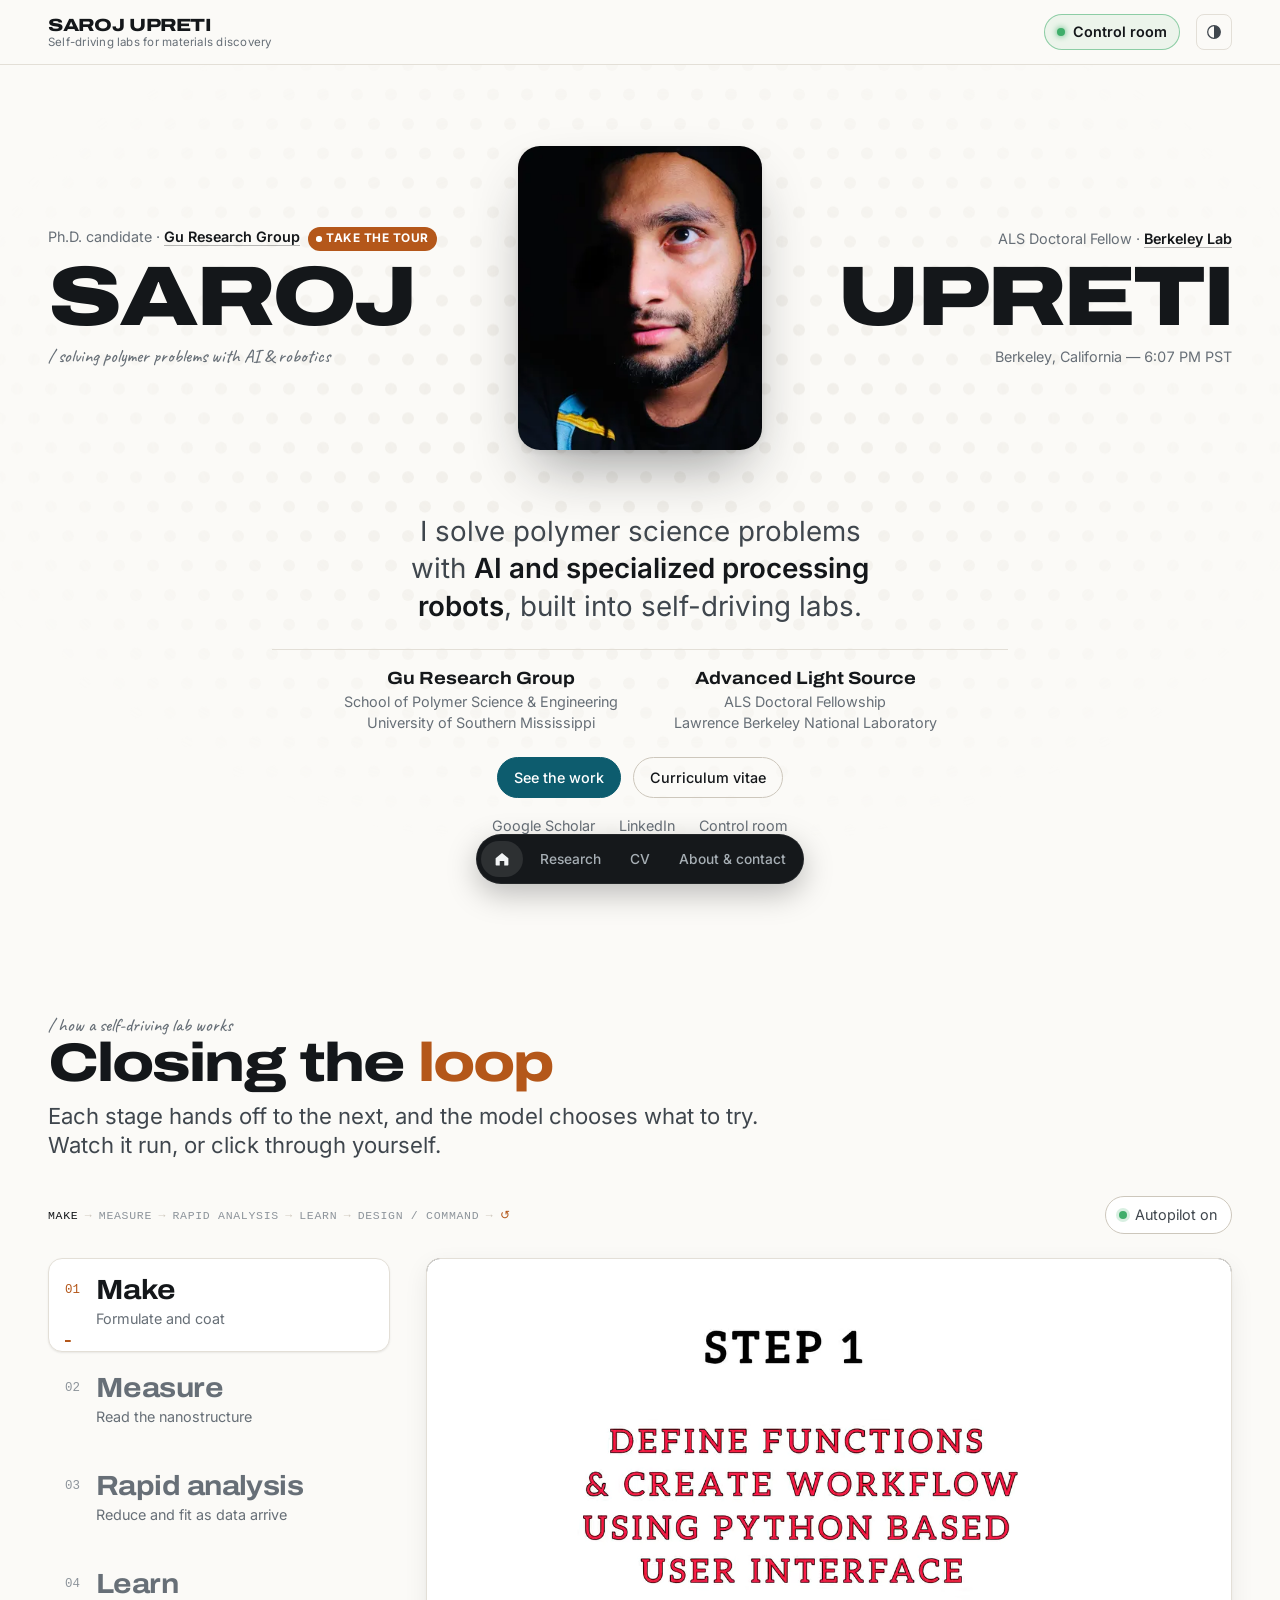
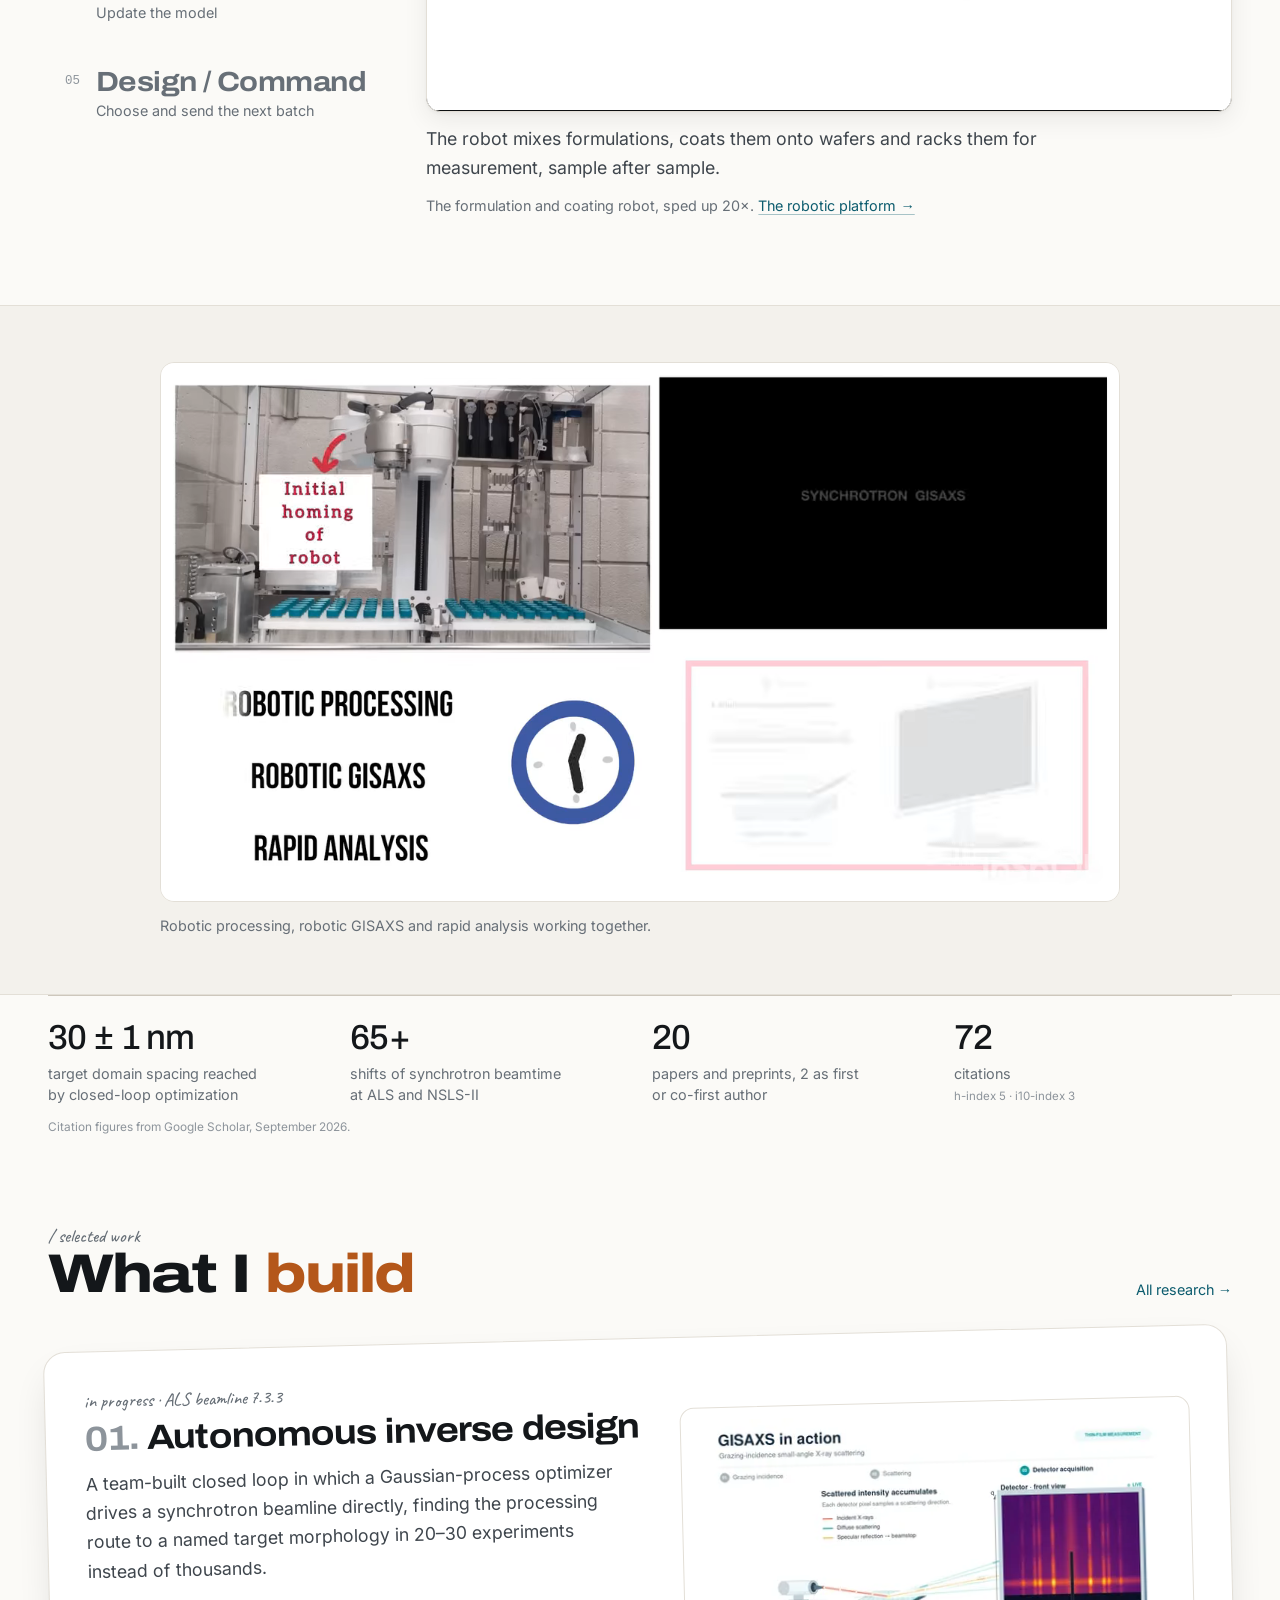
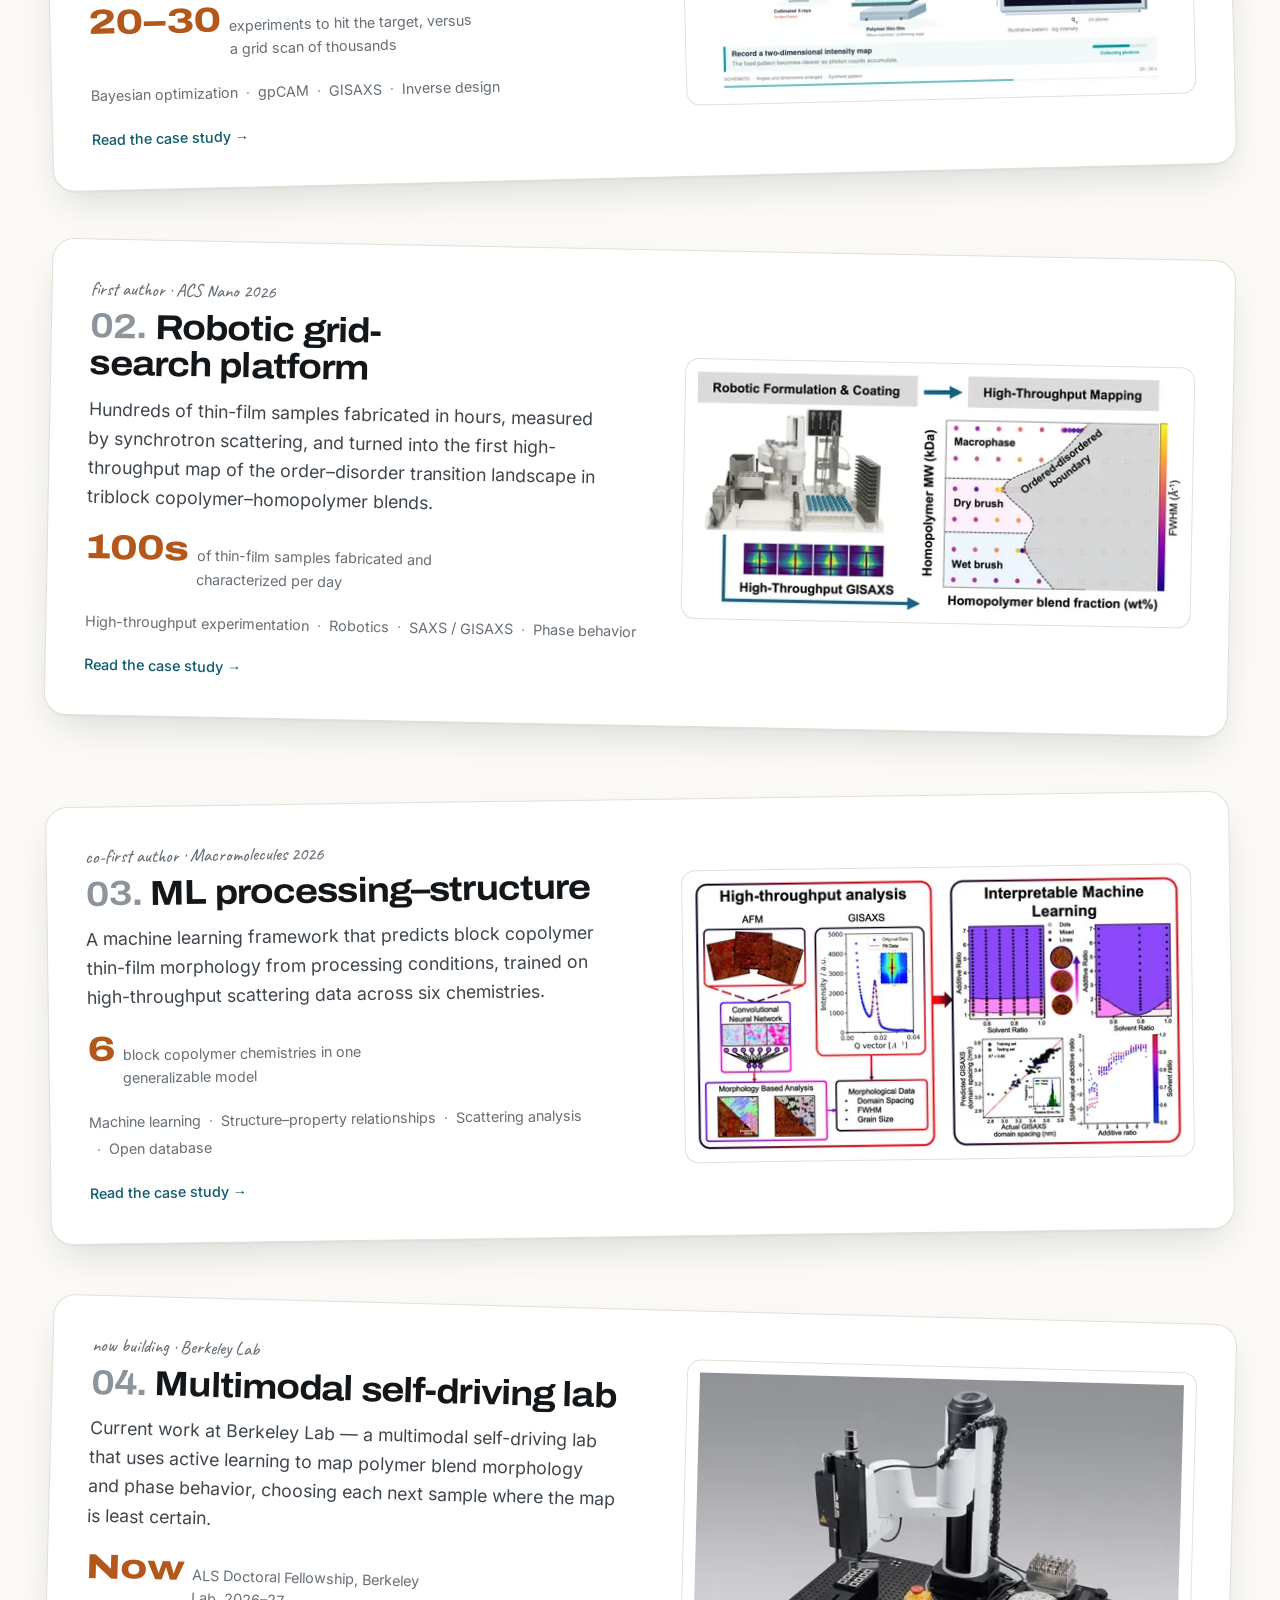
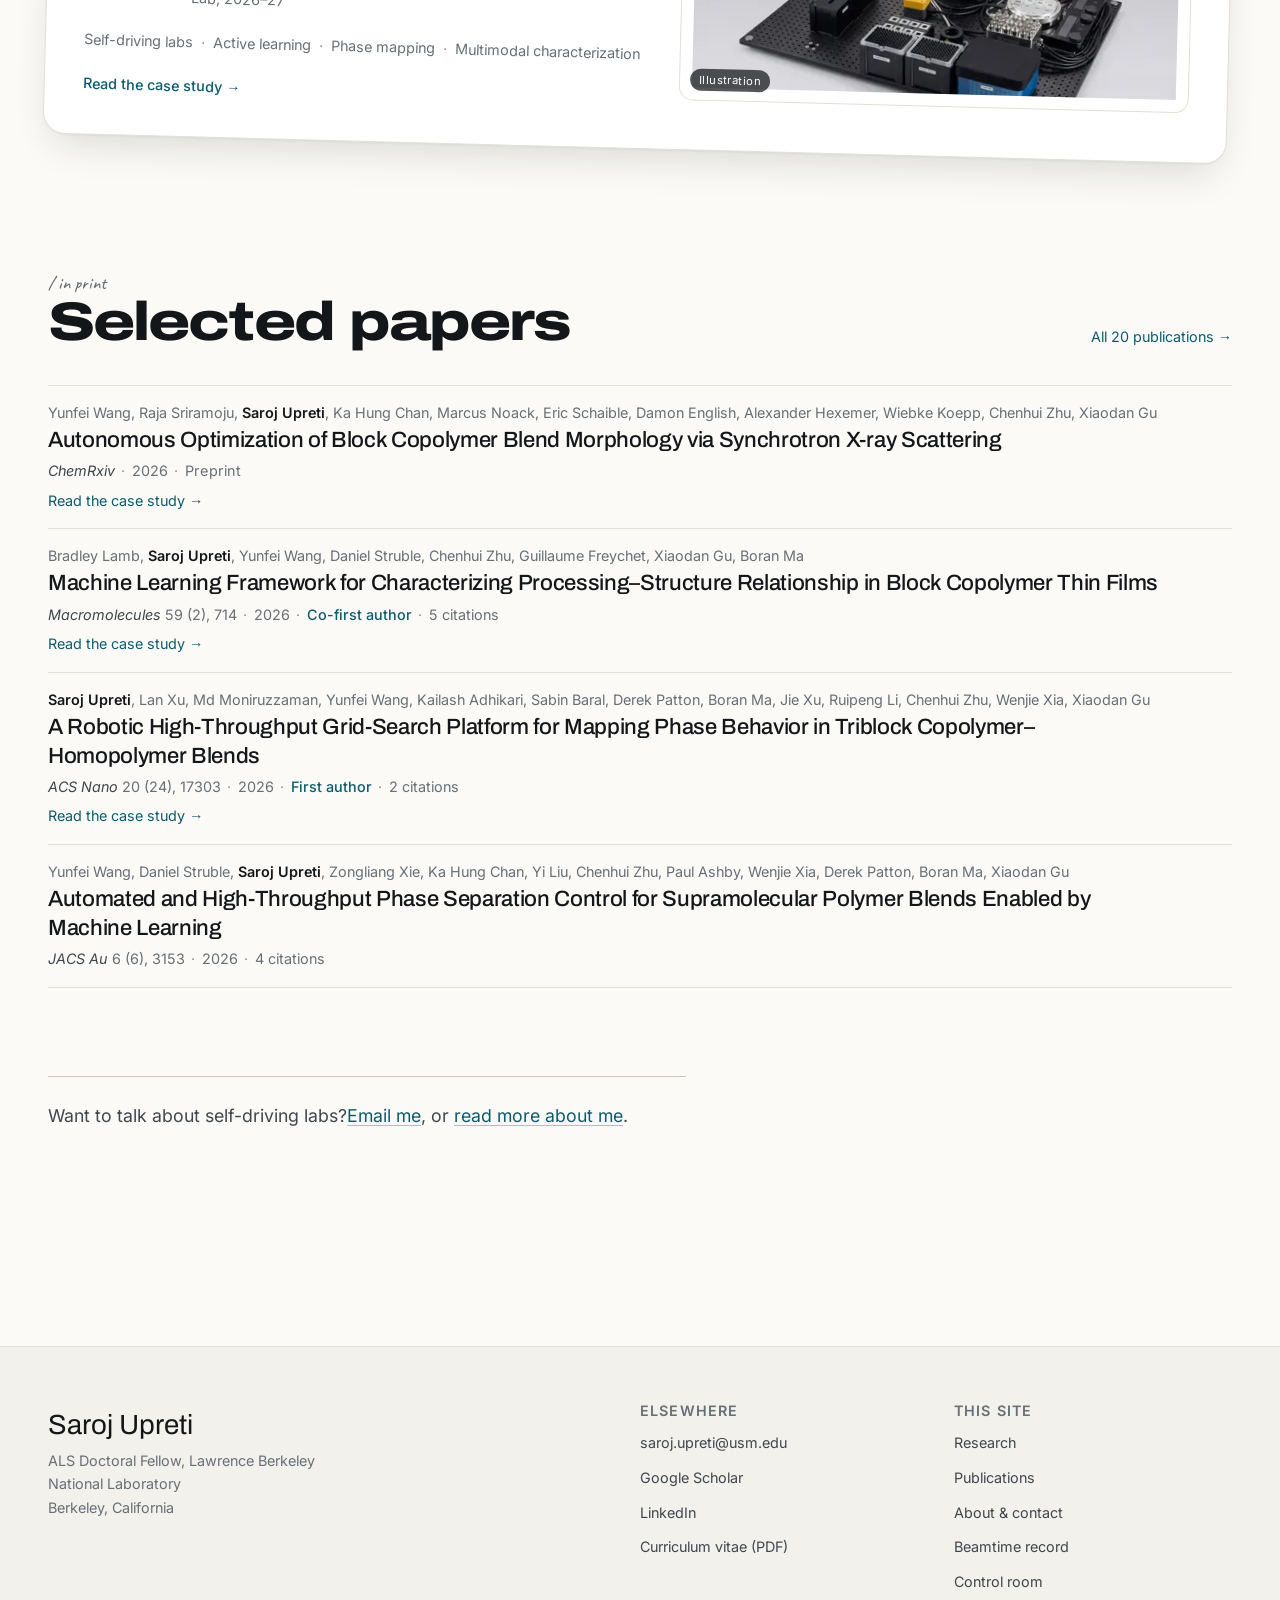
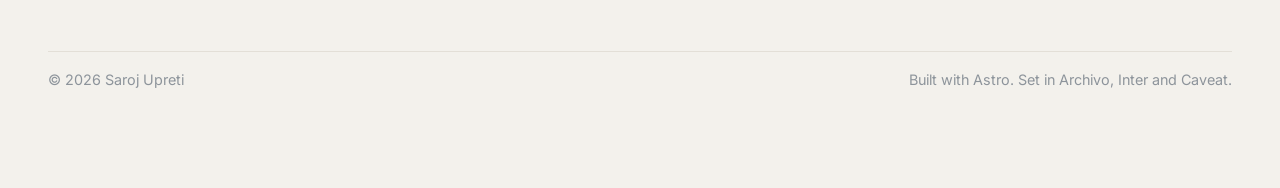
<file: index.html>
<!DOCTYPE html><html lang="en" data-astro-cid-hkbrpulz><head><meta charset="utf-8"><meta name="viewport" content="width=device-width, initial-scale=1, viewport-fit=cover"><title>Saroj Upreti</title><meta name="description" content="Saroj Upreti builds self-driving laboratories for polymer materials discovery — high-throughput robotic processing, synchrotron X-ray characterization, and closed-loop Bayesian optimization at Lawrence Berkeley National Laboratory."><link rel="canonical" href="https://www.sarojupreti.com/"><link rel="sitemap" href="/sitemap-index.xml"><link rel="icon" href="/favicon.svg" type="image/svg+xml"><meta name="author" content="Saroj Upreti"><meta property="og:type" content="website"><meta property="og:site_name" content="Saroj Upreti"><meta property="og:title" content="Saroj Upreti"><meta property="og:description" content="Saroj Upreti builds self-driving laboratories for polymer materials discovery — high-throughput robotic processing, synchrotron X-ray characterization, and closed-loop Bayesian optimization at Lawrence Berkeley National Laboratory."><meta property="og:url" content="https://www.sarojupreti.com/"><meta property="og:image" content="https://www.sarojupreti.com/images/og-default.png"><meta name="twitter:card" content="summary_large_image"><meta name="twitter:title" content="Saroj Upreti"><meta name="twitter:description" content="Saroj Upreti builds self-driving laboratories for polymer materials discovery — high-throughput robotic processing, synchrotron X-ray characterization, and closed-loop Bayesian optimization at Lawrence Berkeley National Laboratory."><meta name="twitter:image" content="https://www.sarojupreti.com/images/og-default.png"><script type="application/ld+json">{"@context":"https://schema.org","@type":"Person","name":"Saroj Upreti","url":"https://www.sarojupreti.com","email":"mailto:saroj.upreti@usm.edu","jobTitle":"ALS Doctoral Fellow","description":"Saroj Upreti builds self-driving laboratories for polymer materials discovery — high-throughput robotic processing, synchrotron X-ray characterization, and closed-loop Bayesian optimization at Lawrence Berkeley National Laboratory.","affiliation":[{"@type":"Organization","name":"Gu Research Group, School of Polymer Science & Engineering","url":"https://xiaodangu.wixsite.com/guresearchgroup","parentOrganization":{"@type":"CollegeOrUniversity","name":"The University of Southern Mississippi"}},{"@type":"Organization","name":"Advanced Light Source, Lawrence Berkeley National Laboratory","url":"https://saxswaxs.lbl.gov/home"}],"alumniOf":[{"@type":"CollegeOrUniversity","name":"William Carey University"}],"knowsAbout":["Self-driving laboratories","Autonomous experimentation","Block copolymer thin films","Bayesian optimization","Small-angle X-ray scattering","Machine learning for materials"],"sameAs":["https://scholar.google.com/citations?user=iVIrursAAAAJ&hl=en","https://www.linkedin.com/in/saroj-upreti/"]}</script><script>
      (function () {
        // Lets components style their scripted state before first paint.
        document.documentElement.classList.add('js');
        try {
          var stored = localStorage.getItem('theme');
          if (stored === 'dark' || stored === 'light') {
            document.documentElement.dataset.theme = stored;
          }
        } catch (e) {
          /* Private browsing or blocked storage — system preference stands. */
        }
      })();
    </script><link rel="stylesheet" href="/_astro/Base.Cy3K6Y1S.css"><link rel="stylesheet" href="/_astro/index.DKgAHgUc.css"><style>.pub[data-astro-cid-rb6mo7us]{padding-block:var(--space-md);border-block-start:var(--border);list-style:none}.pub__authors[data-astro-cid-rb6mo7us]{font-size:var(--step--1);color:var(--ink-muted);line-height:1.5}.pub__authors[data-astro-cid-rb6mo7us] strong[data-astro-cid-rb6mo7us]{color:var(--ink);font-weight:600}.pub__etal[data-astro-cid-rb6mo7us]{font-style:italic}.pub__title[data-astro-cid-rb6mo7us]{font-size:var(--step-1);font-weight:500;line-height:var(--leading-snug);text-wrap:pretty;margin-block:.15rem .3rem}.pub__title[data-astro-cid-rb6mo7us] a[data-astro-cid-rb6mo7us]{color:var(--ink);text-decoration:none}.pub__title[data-astro-cid-rb6mo7us] a[data-astro-cid-rb6mo7us]:hover{color:var(--accent);text-underline-offset:.16em;text-decoration:underline}.pub__meta[data-astro-cid-rb6mo7us]{font-size:var(--step--1);color:var(--ink-muted)}.pub__venue[data-astro-cid-rb6mo7us]{color:var(--ink-secondary);font-style:italic}.pub__sep[data-astro-cid-rb6mo7us]{color:var(--ink-faint);margin-inline:.45em}.pub__role[data-astro-cid-rb6mo7us]{color:var(--accent);font-weight:500}.pub__preprint[data-astro-cid-rb6mo7us]{font-variant:small-caps;letter-spacing:.04em}.pub__project[data-astro-cid-rb6mo7us]{font-size:var(--step--1);margin-block-start:.35rem}.pub__project[data-astro-cid-rb6mo7us] a[data-astro-cid-rb6mo7us]{text-decoration:none}.pub__project[data-astro-cid-rb6mo7us] a[data-astro-cid-rb6mo7us]:hover{text-decoration:underline}.pub--compact[data-astro-cid-rb6mo7us]{padding-block:var(--space-sm)}.pub--compact[data-astro-cid-rb6mo7us] .pub__title[data-astro-cid-rb6mo7us]{font-size:var(--step-0)}
.video[data-astro-cid-yngxbivw]{margin-block:var(--space-xl)}.video--wide[data-astro-cid-yngxbivw]{width:min(100vw - var(--gutter) * 2, var(--width-wide));margin-inline:calc(50% - min(50vw - var(--gutter), var(--width-wide) / 2))}.video__el[data-astro-cid-yngxbivw],.video__facade[data-astro-cid-yngxbivw],.video__placeholder[data-astro-cid-yngxbivw]{border-radius:var(--radius-lg);background:var(--bg-sunken);width:100%;overflow:hidden}.video__el[data-astro-cid-yngxbivw]{border:var(--border);object-fit:cover}.video__facade[data-astro-cid-yngxbivw]{border:var(--border);cursor:pointer;place-items:center;display:grid;position:relative}.video__poster[data-astro-cid-yngxbivw]{object-fit:cover;width:100%;height:100%;position:absolute;inset:0}.video__play[data-astro-cid-yngxbivw]{border-radius:var(--radius-full);background:color-mix(in oklab, var(--surface) 92%, transparent);width:4rem;height:4rem;color:var(--accent);cursor:pointer;box-shadow:var(--shadow-md);transition:transform var(--duration) var(--ease);border:none;justify-content:center;align-items:center;padding-inline-start:.2rem;display:inline-flex;position:relative}.video__play[data-astro-cid-yngxbivw]:hover{transform:scale(1.06)}.video__facade[data-astro-cid-yngxbivw] iframe{border:0;width:100%;height:100%;position:absolute;inset:0}.video__placeholder[data-astro-cid-yngxbivw]{padding:var(--space-lg);text-align:center;color:var(--ink-faint);border:1px dashed var(--rule-strong);background:repeating-linear-gradient(-45deg, var(--bg-sunken), var(--bg-sunken) 10px, transparent 10px, transparent 20px);flex-direction:column;justify-content:center;align-items:center;gap:.3rem;display:flex}.video__placeholder-label[data-astro-cid-yngxbivw]{font-size:var(--step--1);color:var(--ink-muted);max-width:44ch}.video__placeholder-path[data-astro-cid-yngxbivw]{border-radius:var(--radius-sm);background:var(--surface);border:var(--border);padding:.1em .45em;font-size:.74rem}.video__placeholder-spec[data-astro-cid-yngxbivw]{font-size:.72rem}.video__caption[data-astro-cid-yngxbivw]{font-size:var(--step--1);color:var(--ink-muted);max-width:var(--measure);margin-block-start:var(--space-sm)}
@layer astro.images{:where([data-astro-image]){height:auto}:where([data-astro-image=full-width]){width:100%}:where([data-astro-image=constrained]){max-width:100%}[data-astro-image-fit=fill]{object-fit:fill}[data-astro-image-fit=contain]{object-fit:contain}[data-astro-image-fit=cover]{object-fit:cover}[data-astro-image-fit=scale-down]{object-fit:scale-down}[data-astro-image-pos=top]{object-position:top}[data-astro-image-pos=bottom]{object-position:bottom}[data-astro-image-pos=left]{object-position:left}[data-astro-image-pos=right]{object-position:right}[data-astro-image-pos=center]{object-position:center}[data-astro-image-pos=top-left]{object-position:top left}[data-astro-image-pos=top-right]{object-position:top right}[data-astro-image-pos=top-center]{object-position:top center}[data-astro-image-pos=bottom-left]{object-position:bottom left}[data-astro-image-pos=bottom-right]{object-position:bottom right}[data-astro-image-pos=bottom-center]{object-position:bottom center}[data-astro-image-pos=left-top]{object-position:left top}[data-astro-image-pos=left-bottom]{object-position:left bottom}[data-astro-image-pos=left-center]{object-position:left center}[data-astro-image-pos=right-top]{object-position:right top}[data-astro-image-pos=right-bottom]{object-position:right bottom}[data-astro-image-pos=right-center]{object-position:right center}[data-astro-image-pos=center-top]{object-position:center top}[data-astro-image-pos=center-bottom]{object-position:center bottom}[data-astro-image-pos=center-left]{object-position:center left}[data-astro-image-pos=center-right]{object-position:center right}}
</style></head><body data-astro-cid-hkbrpulz><a class="skip-link" href="#main" data-astro-cid-hkbrpulz>Skip to content</a><header class="topbar" data-astro-cid-nen7h5rs><div class="topbar__inner wrap--wide" data-astro-cid-nen7h5rs><a class="brand" href="/" data-astro-cid-nen7h5rs><span class="brand__name" data-astro-cid-nen7h5rs>Saroj Upreti</span><span class="brand__role" data-astro-cid-nen7h5rs>Self-driving labs for materials discovery</span></a><div class="topbar__actions" data-astro-cid-nen7h5rs><a class="topbar__lab" href="/lab" data-astro-cid-nen7h5rs><span class="topbar__lab-dot" aria-hidden="true" data-astro-cid-nen7h5rs></span>Control room</a><button class="theme-toggle" type="button" title="Change color theme" data-astro-cid-l6lhmie6><span class="sr-only" data-astro-cid-l6lhmie6>Color theme</span><svg class="icon icon--sun" width="18" height="18" viewBox="0 0 20 20" aria-hidden="true" data-astro-cid-l6lhmie6><circle cx="10" cy="10" r="3.6" fill="currentColor" data-astro-cid-l6lhmie6></circle><g stroke="currentColor" stroke-width="1.4" stroke-linecap="round" data-astro-cid-l6lhmie6><path d="M10 1.8v2M10 16.2v2M18.2 10h-2M3.8 10h-2M15.8 4.2l-1.4 1.4M5.6 14.4l-1.4 1.4M15.8 15.8l-1.4-1.4M5.6 5.6 4.2 4.2" data-astro-cid-l6lhmie6></path></g></svg><svg class="icon icon--moon" width="18" height="18" viewBox="0 0 20 20" aria-hidden="true" data-astro-cid-l6lhmie6><path d="M16.5 12.4A7 7 0 0 1 7.6 3.5a7 7 0 1 0 8.9 8.9Z" fill="currentColor" data-astro-cid-l6lhmie6></path></svg><svg class="icon icon--auto" width="18" height="18" viewBox="0 0 20 20" aria-hidden="true" data-astro-cid-l6lhmie6><circle cx="10" cy="10" r="7" fill="none" stroke="currentColor" stroke-width="1.4" data-astro-cid-l6lhmie6></circle><path d="M10 3a7 7 0 0 1 0 14Z" fill="currentColor" data-astro-cid-l6lhmie6></path></svg></button><script type="module">var e=[`light`,`dark`,`system`],t=document.documentElement,n=document.querySelector(`.theme-toggle`);function r(){let e=t.dataset.theme;return e===`light`||e===`dark`?e:`system`}function i(r){r===`system`?delete t.dataset.theme:t.dataset.theme=r;try{r===`system`?localStorage.removeItem(`theme`):localStorage.setItem(`theme`,r)}catch{}n?.setAttribute(`aria-label`,`Color theme: ${r}. Activate to switch to ${e[(e.indexOf(r)+1)%e.length]}.`)}i(r()),n?.addEventListener(`click`,()=>{i(e[(e.indexOf(r())+1)%e.length])});</script></div></div></header><nav class="dock" aria-label="Primary" data-astro-cid-nen7h5rs><span class="dock__progress" aria-hidden="true" data-astro-cid-nen7h5rs></span><a class="dock__home" href="/" aria-current="page" data-astro-cid-nen7h5rs><svg width="18" height="18" viewBox="0 0 24 24" aria-hidden="true" data-astro-cid-nen7h5rs><path d="M3.5 11 12 4l8.5 7v8.5a1 1 0 0 1-1 1H15v-6H9v6H4.5a1 1 0 0 1-1-1z" fill="currentColor" data-astro-cid-nen7h5rs></path></svg><span class="sr-only" data-astro-cid-nen7h5rs>Home</span></a><ul class="dock__list" data-astro-cid-nen7h5rs><li data-astro-cid-nen7h5rs><a class="dock__link" href="/research" data-astro-cid-nen7h5rs>Research</a></li><li data-astro-cid-nen7h5rs><a class="dock__link" href="/cv" data-astro-cid-nen7h5rs>CV</a></li><li data-astro-cid-nen7h5rs><a class="dock__link" href="/about" data-astro-cid-nen7h5rs>About &amp; contact</a></li></ul><button class="dock__menu" type="button" aria-expanded="false" aria-controls="dock-sheet" data-astro-cid-nen7h5rs>Menu<svg width="12" height="12" viewBox="0 0 12 12" aria-hidden="true" data-astro-cid-nen7h5rs><path d="M2.5 7.5 6 4l3.5 3.5" fill="none" stroke="currentColor" stroke-width="1.6" stroke-linecap="round" stroke-linejoin="round" data-astro-cid-nen7h5rs></path></svg></button><div class="dock__sheet" id="dock-sheet" hidden data-astro-cid-nen7h5rs><ul data-astro-cid-nen7h5rs><li data-astro-cid-nen7h5rs><a href="/research" data-astro-cid-nen7h5rs>Research</a></li><li data-astro-cid-nen7h5rs><a href="/cv" data-astro-cid-nen7h5rs>CV</a></li><li data-astro-cid-nen7h5rs><a href="/about" data-astro-cid-nen7h5rs>About &amp; contact</a></li><li data-astro-cid-nen7h5rs><a href="/lab" data-astro-cid-nen7h5rs>Control room</a></li><li data-astro-cid-nen7h5rs><a href="/cv/CV_Saroj_Upreti.pdf" data-astro-cid-nen7h5rs>Download CV (PDF)</a></li></ul></div></nav><script type="module">var e=document.querySelector(`.dock`),t=e?.querySelector(`.dock__menu`),n=e?.querySelector(`#dock-sheet`),r=e=>{t?.setAttribute(`aria-expanded`,String(e)),n&&(n.hidden=!e)};if(t?.addEventListener(`click`,()=>r(t.getAttribute(`aria-expanded`)!==`true`)),document.addEventListener(`keydown`,e=>e.key===`Escape`&&r(!1)),document.addEventListener(`click`,t=>{e&&!e.contains(t.target)&&r(!1)}),e){let t=!1,n=window.scrollY,i=()=>{t=!1;let i=window.scrollY,a=document.documentElement.scrollHeight-window.innerHeight;e.style.setProperty(`--progress`,String(a>0?Math.min(1,i/a):0));let o=i-n;if(Math.abs(o)>6){let t=o>0&&i>160&&i<a-80&&!e.contains(document.activeElement);e.classList.toggle(`dock--away`,t),t&&r(!1),n=i}},a=()=>{t||(t=!0,requestAnimationFrame(i))};window.addEventListener(`scroll`,a,{passive:!0}),window.addEventListener(`resize`,a),i()}</script><main id="main" class="main" data-astro-cid-hkbrpulz><section class="hero" data-astro-cid-lcdefpme><svg class="hero__lattice" aria-hidden="true" focusable="false" data-astro-cid-lcdefpme><defs data-astro-cid-lcdefpme><pattern id="hex-lattice" width="34" height="58.89" patternUnits="userSpaceOnUse" data-astro-cid-lcdefpme><circle cx="0" cy="0" r="6" data-astro-cid-lcdefpme></circle><circle cx="34" cy="0" r="6" data-astro-cid-lcdefpme></circle><circle cx="17" cy="29.445" r="6" data-astro-cid-lcdefpme></circle><circle cx="0" cy="58.89" r="6" data-astro-cid-lcdefpme></circle><circle cx="34" cy="58.89" r="6" data-astro-cid-lcdefpme></circle></pattern></defs><rect width="100%" height="100%" fill="url(#hex-lattice)" data-astro-cid-lcdefpme></rect></svg><div class="wrap--wide hero__grid" data-astro-cid-lcdefpme><h1 class="sr-only" data-astro-cid-lcdefpme>Saroj Upreti</h1><p class="hero__kicker hero__kicker--left" data-astro-cid-lcdefpme>Ph.D. candidate · <a href="https://xiaodangu.wixsite.com/guresearchgroup" rel="noopener" data-astro-cid-lcdefpme>Gu Research Group</a><a class="tour-btn" href="/gu-lab" data-astro-cid-lcdefpme><span class="tour-btn__dot" aria-hidden="true" data-astro-cid-lcdefpme></span>Take the tour</a></p><p class="hero__word hero__word--first" aria-hidden="true" data-astro-cid-lcdefpme>Saroj</p><p class="hand hero__aside" data-astro-cid-lcdefpme>/ solving polymer problems with AI &amp; robotics</p><div class="hero__portrait" data-astro-cid-lcdefpme><img src="/_astro/headshot.CuaSmThI_Z2g2biw.webp" srcset="/_astro/headshot.CuaSmThI_15Gjev.webp 320w, /_astro/headshot.CuaSmThI_Z1NV8aW.webp 480w, /_astro/headshot.CuaSmThI_Z233Rm.webp 720w" alt sizes="(max-width: 52rem) 14rem, 17rem" loading="eager" fetchpriority="high" data-astro-cid-lcdefpme="true" decoding="async" width="1188" height="1485"></div><p class="hero__kicker hero__kicker--right" data-astro-cid-lcdefpme>ALS Doctoral Fellow · <a href="https://saxswaxs.lbl.gov/home" rel="noopener" data-astro-cid-lcdefpme>Berkeley Lab</a></p><p class="hero__word hero__word--last" aria-hidden="true" data-astro-cid-lcdefpme>Upreti</p><p class="hero__clock" data-astro-cid-lcdefpme>Berkeley, California<span class="hero__time" data-tz="America/Los_Angeles" data-astro-cid-lcdefpme></span></p></div><div class="wrap hero__intro" data-astro-cid-lcdefpme><p class="hero__tagline" data-astro-cid-lcdefpme>I solve polymer science problems with <strong data-astro-cid-lcdefpme>AI and specialized processing robots</strong>, built into self-driving labs.</p><ul class="affiliations" aria-label="Affiliations" data-astro-cid-lcdefpme><li data-astro-cid-lcdefpme><a class="affiliations__name" href="https://xiaodangu.wixsite.com/guresearchgroup" rel="noopener" data-astro-cid-lcdefpme>Gu Research Group</a><span data-astro-cid-lcdefpme>School of Polymer Science &amp; Engineering</span><span data-astro-cid-lcdefpme>University of Southern Mississippi</span></li><li data-astro-cid-lcdefpme><a class="affiliations__name" href="https://saxswaxs.lbl.gov/home" rel="noopener" data-astro-cid-lcdefpme>Advanced Light Source</a><span data-astro-cid-lcdefpme>ALS Doctoral Fellowship</span><span data-astro-cid-lcdefpme>Lawrence Berkeley National Laboratory</span></li></ul><div class="hero__actions" data-astro-cid-lcdefpme><a class="btn" href="/research" data-astro-cid-lcdefpme>See the work</a><a class="btn btn--ghost" href="/cv/CV_Saroj_Upreti.pdf" data-astro-cid-lcdefpme>Curriculum vitae</a></div><ul class="hero__links" data-astro-cid-lcdefpme><li data-astro-cid-lcdefpme><a href="https://scholar.google.com/citations?user=iVIrursAAAAJ&amp;hl=en" rel="noopener" data-astro-cid-lcdefpme>Google Scholar</a></li><li data-astro-cid-lcdefpme><a href="https://www.linkedin.com/in/saroj-upreti/" rel="noopener" data-astro-cid-lcdefpme>LinkedIn</a></li><li data-astro-cid-lcdefpme><a href="/lab" data-astro-cid-lcdefpme>Control room</a></li></ul></div></section><section class="section" id="loop" data-astro-cid-lcdefpme><div class="wrap--wide" data-astro-cid-lcdefpme><p class="hand" data-astro-cid-lcdefpme>/ how a self-driving lab works</p><h2 class="display-head" data-astro-cid-lcdefpme>Closing the <span class="accent-word" data-astro-cid-lcdefpme>loop</span></h2><p class="lede section-lede" data-astro-cid-lcdefpme>Each stage hands off to the next, and the model chooses what to try. Watch it run, or click through yourself.</p><div class="loop" data-loop data-astro-cid-zhi7cm6j><div class="loop__bar" data-astro-cid-zhi7cm6j><p class="loop__route" aria-hidden="true" data-astro-cid-zhi7cm6j><span data-route="0" data-astro-cid-zhi7cm6j>Make</span><span data-route="1" data-astro-cid-zhi7cm6j>Measure</span><span data-route="2" data-astro-cid-zhi7cm6j>Rapid analysis</span><span data-route="3" data-astro-cid-zhi7cm6j>Learn</span><span data-route="4" data-astro-cid-zhi7cm6j>Design / Command</span><span class="loop__route-back" data-astro-cid-zhi7cm6j>↺</span></p><button type="button" class="loop__pilot" aria-pressed="true" hidden data-astro-cid-zhi7cm6j><span class="loop__pilot-dot" aria-hidden="true" data-astro-cid-zhi7cm6j></span><span class="loop__pilot-text" data-astro-cid-zhi7cm6j>Autopilot on</span></button></div><div class="loop__grid" data-astro-cid-zhi7cm6j><div class="loop__tabs" role="tablist" aria-label="Stages of a self-driving lab" data-astro-cid-zhi7cm6j><button type="button" class="loop__tab" role="tab" id="loop-tab-make" aria-controls="loop-panel-make" aria-selected="true" tabindex="0" data-astro-cid-zhi7cm6j><span class="loop__num" data-astro-cid-zhi7cm6j>01</span><span class="loop__tab-text" data-astro-cid-zhi7cm6j><span class="loop__title" data-astro-cid-zhi7cm6j>Make</span><span class="loop__line" data-astro-cid-zhi7cm6j>Formulate and coat</span></span><span class="loop__progress" aria-hidden="true" data-astro-cid-zhi7cm6j></span></button><button type="button" class="loop__tab" role="tab" id="loop-tab-measure" aria-controls="loop-panel-measure" aria-selected="false" tabindex="-1" data-astro-cid-zhi7cm6j><span class="loop__num" data-astro-cid-zhi7cm6j>02</span><span class="loop__tab-text" data-astro-cid-zhi7cm6j><span class="loop__title" data-astro-cid-zhi7cm6j>Measure</span><span class="loop__line" data-astro-cid-zhi7cm6j>Read the nanostructure</span></span><span class="loop__progress" aria-hidden="true" data-astro-cid-zhi7cm6j></span></button><button type="button" class="loop__tab" role="tab" id="loop-tab-analysis" aria-controls="loop-panel-analysis" aria-selected="false" tabindex="-1" data-astro-cid-zhi7cm6j><span class="loop__num" data-astro-cid-zhi7cm6j>03</span><span class="loop__tab-text" data-astro-cid-zhi7cm6j><span class="loop__title" data-astro-cid-zhi7cm6j>Rapid analysis</span><span class="loop__line" data-astro-cid-zhi7cm6j>Reduce and fit as data arrive</span></span><span class="loop__progress" aria-hidden="true" data-astro-cid-zhi7cm6j></span></button><button type="button" class="loop__tab" role="tab" id="loop-tab-learn" aria-controls="loop-panel-learn" aria-selected="false" tabindex="-1" data-astro-cid-zhi7cm6j><span class="loop__num" data-astro-cid-zhi7cm6j>04</span><span class="loop__tab-text" data-astro-cid-zhi7cm6j><span class="loop__title" data-astro-cid-zhi7cm6j>Learn</span><span class="loop__line" data-astro-cid-zhi7cm6j>Update the model</span></span><span class="loop__progress" aria-hidden="true" data-astro-cid-zhi7cm6j></span></button><button type="button" class="loop__tab" role="tab" id="loop-tab-design" aria-controls="loop-panel-design" aria-selected="false" tabindex="-1" data-astro-cid-zhi7cm6j><span class="loop__num" data-astro-cid-zhi7cm6j>05</span><span class="loop__tab-text" data-astro-cid-zhi7cm6j><span class="loop__title" data-astro-cid-zhi7cm6j>Design / Command</span><span class="loop__line" data-astro-cid-zhi7cm6j>Choose and send the next batch</span></span><span class="loop__progress" aria-hidden="true" data-astro-cid-zhi7cm6j></span></button></div><div class="loop__panels" data-astro-cid-zhi7cm6j><section class="loop__panel" role="tabpanel" id="loop-panel-make" aria-labelledby="loop-tab-make" data-active="true" data-astro-cid-zhi7cm6j><h3 class="loop__panel-title" data-astro-cid-zhi7cm6j><span class="loop__num" data-astro-cid-zhi7cm6j>01</span> Make — Formulate and coat</h3><div class="loop__media" data-astro-cid-zhi7cm6j><video muted loop playsinline preload="metadata" poster="/video/robot-fast.jpg" aria-label="The formulation robot dispensing, mixing, spin-coating and racking thin-film samples, at high speed." data-astro-cid-zhi7cm6j><source src="/video/robot-fast.webm" type="video/webm" data-astro-cid-zhi7cm6j><source src="/video/robot-fast.mp4" type="video/mp4" data-astro-cid-zhi7cm6j></video></div><p class="loop__body" data-astro-cid-zhi7cm6j>The robot mixes formulations, coats them onto wafers and racks them for measurement, sample after sample.</p><p class="loop__caption" data-astro-cid-zhi7cm6j>The formulation and coating robot, sped up 20×. <a href="/research/robotic-grid-search" data-astro-cid-zhi7cm6j>The robotic platform →</a></p></section><section class="loop__panel" role="tabpanel" id="loop-panel-measure" aria-labelledby="loop-tab-measure" data-active="false" data-astro-cid-zhi7cm6j><h3 class="loop__panel-title" data-astro-cid-zhi7cm6j><span class="loop__num" data-astro-cid-zhi7cm6j>02</span> Measure — Read the nanostructure</h3><div class="loop__media" data-astro-cid-zhi7cm6j><video muted loop playsinline preload="none" poster="/video/gisaxs-explainer.jpg" aria-label="Animated explainer: an X-ray beam grazes a polymer film and the scattered intensity builds up on a 2D detector." data-astro-cid-zhi7cm6j><source src="/video/gisaxs-explainer.webm" type="video/webm" data-astro-cid-zhi7cm6j><source src="/video/gisaxs-explainer.mp4" type="video/mp4" data-astro-cid-zhi7cm6j></video></div><p class="loop__body" data-astro-cid-zhi7cm6j>Grazing-incidence X-ray scattering turns each film’s nanoscale order into a 2D pattern.</p><p class="loop__caption" data-astro-cid-zhi7cm6j>How GISAXS works: a shallow beam probes the film; the detector records how its nanostructure scatters. <a href="/research/autonomous-inverse-design" data-astro-cid-zhi7cm6j>Beamline campaigns →</a></p></section><section class="loop__panel" role="tabpanel" id="loop-panel-analysis" aria-labelledby="loop-tab-analysis" data-active="false" data-astro-cid-zhi7cm6j><h3 class="loop__panel-title" data-astro-cid-zhi7cm6j><span class="loop__num" data-astro-cid-zhi7cm6j>03</span> Rapid analysis — Reduce and fit as data arrive</h3><div class="loop__media" data-astro-cid-zhi7cm6j><video muted loop playsinline preload="none" poster="/video/nova-fast.jpg" aria-label="The NOVA software stepping through mask validation, reduction, peak fitting and automated monitoring, at high speed." data-astro-cid-zhi7cm6j><source src="/video/nova-fast.webm" type="video/webm" data-astro-cid-zhi7cm6j><source src="/video/nova-fast.mp4" type="video/mp4" data-astro-cid-zhi7cm6j></video></div><p class="loop__body" data-astro-cid-zhi7cm6j>NOVA reduces each new detector image, fits its scattering peaks and records the results as measurements come in.</p><p class="loop__caption" data-astro-cid-zhi7cm6j>NOVA working through masking, reduction, peak fitting and automated monitoring, sped up 16×. <a href="/research#nova" data-astro-cid-zhi7cm6j>About NOVA →</a></p></section><section class="loop__panel" role="tabpanel" id="loop-panel-learn" aria-labelledby="loop-tab-learn" data-active="false" data-astro-cid-zhi7cm6j><h3 class="loop__panel-title" data-astro-cid-zhi7cm6j><span class="loop__num" data-astro-cid-zhi7cm6j>04</span> Learn — Update the model</h3><div class="loop__media" data-astro-cid-zhi7cm6j><video muted loop playsinline preload="none" poster="/video/gp-evolution.jpg" aria-label="The model’s predicted q2/q1 ratio over a ternary blend space across eleven iterations, with each round’s proposed samples marked as stars." data-astro-cid-zhi7cm6j><source src="/video/gp-evolution.webm" type="video/webm" data-astro-cid-zhi7cm6j><source src="/video/gp-evolution.mp4" type="video/mp4" data-astro-cid-zhi7cm6j></video></div><p class="loop__body" data-astro-cid-zhi7cm6j>Each round of results reshapes the model’s picture of the design space and sharpens where to look next.</p><p class="loop__caption" data-astro-cid-zhi7cm6j>The model’s predicted q₂/q₁ surface over eleven iterations; stars mark each round’s proposed compositions. <a href="/research/ml-structure-property" data-astro-cid-zhi7cm6j>Learning from the data →</a></p></section><section class="loop__panel" role="tabpanel" id="loop-panel-design" aria-labelledby="loop-tab-design" data-active="false" data-astro-cid-zhi7cm6j><h3 class="loop__panel-title" data-astro-cid-zhi7cm6j><span class="loop__num" data-astro-cid-zhi7cm6j>05</span> Design / Command — Choose and send the next batch</h3><div class="loop__media" data-astro-cid-zhi7cm6j><svg class="design-ill" viewBox="0 0 1280 720" role="img" aria-labelledby="design-ill-title design-ill-desc" data-astro-cid-mb4lomvj><title id="design-ill-title">Illustration: a surrogate model proposing the next batch of experiments</title><desc id="design-ill-desc" data-astro-cid-mb4lomvj>A triangle spans every blend of three components. Colour shows the model’s predicted property, fading where it is uncertain; white circles are measured samples, and four stars mark the compositions it proposes to make next, listed on the right and queued for the robot.</desc><rect width="1280" height="720" fill="#fff" data-astro-cid-mb4lomvj></rect><g class="di-surface" data-astro-cid-mb4lomvj><circle cx="406.0" cy="91.0" r="11.6" fill="rgb(234 242 243)" data-astro-cid-mb4lomvj></circle><circle cx="416.3" cy="108.9" r="11.6" fill="rgb(233 241 243)" data-astro-cid-mb4lomvj></circle><circle cx="426.7" cy="126.8" r="11.6" fill="rgb(232 241 242)" data-astro-cid-mb4lomvj></circle><circle cx="437.0" cy="144.7" r="11.6" fill="rgb(230 240 242)" data-astro-cid-mb4lomvj></circle><circle cx="447.3" cy="162.6" r="11.6" fill="rgb(228 238 241)" data-astro-cid-mb4lomvj></circle><circle cx="457.7" cy="180.5" r="11.6" fill="rgb(224 236 239)" data-astro-cid-mb4lomvj></circle><circle cx="468.0" cy="198.4" r="11.6" fill="rgb(219 232 237)" data-astro-cid-mb4lomvj></circle><circle cx="478.3" cy="216.3" r="11.6" fill="rgb(213 226 234)" data-astro-cid-mb4lomvj></circle><circle cx="488.7" cy="234.2" r="11.6" fill="rgb(206 219 231)" data-astro-cid-mb4lomvj></circle><circle cx="499.0" cy="252.1" r="11.6" fill="rgb(201 212 227)" data-astro-cid-mb4lomvj></circle><circle cx="509.3" cy="270.0" r="11.6" fill="rgb(195 204 223)" data-astro-cid-mb4lomvj></circle><circle cx="519.7" cy="287.9" r="11.6" fill="rgb(187 196 219)" data-astro-cid-mb4lomvj></circle><circle cx="530.0" cy="305.8" r="11.6" fill="rgb(178 191 217)" data-astro-cid-mb4lomvj></circle><circle cx="540.3" cy="323.7" r="11.6" fill="rgb(169 190 216)" data-astro-cid-mb4lomvj></circle><circle cx="550.7" cy="341.6" r="11.6" fill="rgb(165 192 217)" data-astro-cid-mb4lomvj></circle><circle cx="561.0" cy="359.5" r="11.6" fill="rgb(164 196 220)" data-astro-cid-mb4lomvj></circle><circle cx="571.3" cy="377.4" r="11.6" fill="rgb(166 202 223)" data-astro-cid-mb4lomvj></circle><circle cx="581.7" cy="395.3" r="11.6" fill="rgb(172 207 226)" data-astro-cid-mb4lomvj></circle><circle cx="592.0" cy="413.2" r="11.6" fill="rgb(180 213 229)" data-astro-cid-mb4lomvj></circle><circle cx="602.3" cy="431.1" r="11.6" fill="rgb(189 219 232)" data-astro-cid-mb4lomvj></circle><circle cx="612.7" cy="449.0" r="11.6" fill="rgb(198 225 235)" data-astro-cid-mb4lomvj></circle><circle cx="623.0" cy="466.9" r="11.6" fill="rgb(206 229 237)" data-astro-cid-mb4lomvj></circle><circle cx="633.3" cy="484.8" r="11.6" fill="rgb(207 229 237)" data-astro-cid-mb4lomvj></circle><circle cx="643.7" cy="502.7" r="11.6" fill="rgb(202 226 235)" data-astro-cid-mb4lomvj></circle><circle cx="654.0" cy="520.6" r="11.6" fill="rgb(196 222 233)" data-astro-cid-mb4lomvj></circle><circle cx="664.3" cy="538.5" r="11.6" fill="rgb(191 217 231)" data-astro-cid-mb4lomvj></circle><circle cx="674.7" cy="556.4" r="11.6" fill="rgb(189 214 229)" data-astro-cid-mb4lomvj></circle><circle cx="685.0" cy="574.3" r="11.6" fill="rgb(189 212 228)" data-astro-cid-mb4lomvj></circle><circle cx="695.3" cy="592.2" r="11.6" fill="rgb(192 212 228)" data-astro-cid-mb4lomvj></circle><circle cx="705.7" cy="610.1" r="11.6" fill="rgb(197 214 228)" data-astro-cid-mb4lomvj></circle><circle cx="716.0" cy="628.0" r="11.6" fill="rgb(201 216 229)" data-astro-cid-mb4lomvj></circle><circle cx="395.7" cy="108.9" r="11.6" fill="rgb(235 242 243)" data-astro-cid-mb4lomvj></circle><circle cx="406.0" cy="126.8" r="11.6" fill="rgb(234 242 243)" data-astro-cid-mb4lomvj></circle><circle cx="416.3" cy="144.7" r="11.6" fill="rgb(232 241 242)" data-astro-cid-mb4lomvj></circle><circle cx="426.7" cy="162.6" r="11.6" fill="rgb(230 240 242)" data-astro-cid-mb4lomvj></circle><circle cx="437.0" cy="180.5" r="11.6" fill="rgb(227 238 241)" data-astro-cid-mb4lomvj></circle><circle cx="447.3" cy="198.4" r="11.6" fill="rgb(221 234 239)" data-astro-cid-mb4lomvj></circle><circle cx="457.7" cy="216.3" r="11.6" fill="rgb(214 228 236)" data-astro-cid-mb4lomvj></circle><circle cx="468.0" cy="234.2" r="11.6" fill="rgb(206 220 231)" data-astro-cid-mb4lomvj></circle><circle cx="478.3" cy="252.1" r="11.6" fill="rgb(198 211 226)" data-astro-cid-mb4lomvj></circle><circle cx="488.7" cy="270.0" r="11.6" fill="rgb(195 203 223)" data-astro-cid-mb4lomvj></circle><circle cx="499.0" cy="287.9" r="11.6" fill="rgb(186 193 218)" data-astro-cid-mb4lomvj></circle><circle cx="509.3" cy="305.8" r="11.6" fill="rgb(176 185 214)" data-astro-cid-mb4lomvj></circle><circle cx="519.7" cy="323.7" r="11.6" fill="rgb(164 181 212)" data-astro-cid-mb4lomvj></circle><circle cx="530.0" cy="341.6" r="11.6" fill="rgb(155 182 212)" data-astro-cid-mb4lomvj></circle><circle cx="540.3" cy="359.5" r="11.6" fill="rgb(153 187 215)" data-astro-cid-mb4lomvj></circle><circle cx="550.7" cy="377.4" r="11.6" fill="rgb(155 195 220)" data-astro-cid-mb4lomvj></circle><circle cx="561.0" cy="395.3" r="11.6" fill="rgb(163 203 224)" data-astro-cid-mb4lomvj></circle><circle cx="571.3" cy="413.2" r="11.6" fill="rgb(173 212 229)" data-astro-cid-mb4lomvj></circle><circle cx="581.7" cy="431.1" r="11.6" fill="rgb(186 221 234)" data-astro-cid-mb4lomvj></circle><circle cx="592.0" cy="449.0" r="11.6" fill="rgb(198 228 237)" data-astro-cid-mb4lomvj></circle><circle cx="602.3" cy="466.9" r="11.6" fill="rgb(209 232 239)" data-astro-cid-mb4lomvj></circle><circle cx="612.7" cy="484.8" r="11.6" fill="rgb(214 234 240)" data-astro-cid-mb4lomvj></circle><circle cx="623.0" cy="502.7" r="11.6" fill="rgb(209 232 239)" data-astro-cid-mb4lomvj></circle><circle cx="633.3" cy="520.6" r="11.6" fill="rgb(202 229 238)" data-astro-cid-mb4lomvj></circle><circle cx="643.7" cy="538.5" r="11.6" fill="rgb(194 223 234)" data-astro-cid-mb4lomvj></circle><circle cx="654.0" cy="556.4" r="11.6" fill="rgb(187 217 231)" data-astro-cid-mb4lomvj></circle><circle cx="664.3" cy="574.3" r="11.6" fill="rgb(184 213 228)" data-astro-cid-mb4lomvj></circle><circle cx="674.7" cy="592.2" r="11.6" fill="rgb(186 212 227)" data-astro-cid-mb4lomvj></circle><circle cx="685.0" cy="610.1" r="11.6" fill="rgb(190 212 227)" data-astro-cid-mb4lomvj></circle><circle cx="695.3" cy="628.0" r="11.6" fill="rgb(196 214 228)" data-astro-cid-mb4lomvj></circle><circle cx="385.3" cy="126.8" r="11.6" fill="rgb(235 243 243)" data-astro-cid-mb4lomvj></circle><circle cx="395.7" cy="144.7" r="11.6" fill="rgb(234 242 243)" data-astro-cid-mb4lomvj></circle><circle cx="406.0" cy="162.6" r="11.6" fill="rgb(232 241 243)" data-astro-cid-mb4lomvj></circle><circle cx="416.3" cy="180.5" r="11.6" fill="rgb(229 240 242)" data-astro-cid-mb4lomvj></circle><circle cx="426.7" cy="198.4" r="11.6" fill="rgb(224 236 240)" data-astro-cid-mb4lomvj></circle><circle cx="437.0" cy="216.3" r="11.6" fill="rgb(216 230 237)" data-astro-cid-mb4lomvj></circle><circle cx="447.3" cy="234.2" r="11.6" fill="rgb(205 221 232)" data-astro-cid-mb4lomvj></circle><circle cx="457.7" cy="252.1" r="11.6" fill="rgb(194 210 226)" data-astro-cid-mb4lomvj></circle><circle cx="468.0" cy="270.0" r="11.6" fill="rgb(188 198 220)" data-astro-cid-mb4lomvj></circle><circle cx="478.3" cy="287.9" r="11.6" fill="rgb(185 191 217)" data-astro-cid-mb4lomvj></circle><circle cx="488.7" cy="305.8" r="11.6" fill="rgb(176 181 212)" data-astro-cid-mb4lomvj></circle><circle cx="499.0" cy="323.7" r="11.6" fill="rgb(162 173 208)" data-astro-cid-mb4lomvj></circle><circle cx="509.3" cy="341.6" r="11.6" fill="rgb(148 172 207)" data-astro-cid-mb4lomvj></circle><circle cx="519.7" cy="359.5" r="11.6" fill="rgb(143 177 210)" data-astro-cid-mb4lomvj></circle><circle cx="530.0" cy="377.4" r="11.6" fill="rgb(145 187 216)" data-astro-cid-mb4lomvj></circle><circle cx="540.3" cy="395.3" r="11.6" fill="rgb(154 198 222)" data-astro-cid-mb4lomvj></circle><circle cx="550.7" cy="413.2" r="11.6" fill="rgb(168 211 229)" data-astro-cid-mb4lomvj></circle><circle cx="561.0" cy="431.1" r="11.6" fill="rgb(184 222 235)" data-astro-cid-mb4lomvj></circle><circle cx="571.3" cy="449.0" r="11.6" fill="rgb(200 230 239)" data-astro-cid-mb4lomvj></circle><circle cx="581.7" cy="466.9" r="11.6" fill="rgb(214 236 242)" data-astro-cid-mb4lomvj></circle><circle cx="592.0" cy="484.8" r="11.6" fill="rgb(223 239 244)" data-astro-cid-mb4lomvj></circle><circle cx="602.3" cy="502.7" r="11.6" fill="rgb(221 239 244)" data-astro-cid-mb4lomvj></circle><circle cx="612.7" cy="520.6" r="11.6" fill="rgb(215 236 242)" data-astro-cid-mb4lomvj></circle><circle cx="623.0" cy="538.5" r="11.6" fill="rgb(204 231 239)" data-astro-cid-mb4lomvj></circle><circle cx="633.3" cy="556.4" r="11.6" fill="rgb(193 225 236)" data-astro-cid-mb4lomvj></circle><circle cx="643.7" cy="574.3" r="11.6" fill="rgb(185 217 231)" data-astro-cid-mb4lomvj></circle><circle cx="654.0" cy="592.2" r="11.6" fill="rgb(182 212 228)" data-astro-cid-mb4lomvj></circle><circle cx="664.3" cy="610.1" r="11.6" fill="rgb(184 212 228)" data-astro-cid-mb4lomvj></circle><circle cx="674.7" cy="628.0" r="11.6" fill="rgb(190 213 228)" data-astro-cid-mb4lomvj></circle><circle cx="375.0" cy="144.7" r="11.6" fill="rgb(236 243 244)" data-astro-cid-mb4lomvj></circle><circle cx="385.3" cy="162.6" r="11.6" fill="rgb(234 242 243)" data-astro-cid-mb4lomvj></circle><circle cx="395.7" cy="180.5" r="11.6" fill="rgb(231 241 242)" data-astro-cid-mb4lomvj></circle><circle cx="406.0" cy="198.4" r="11.6" fill="rgb(226 239 241)" data-astro-cid-mb4lomvj></circle><circle cx="416.3" cy="216.3" r="11.6" fill="rgb(218 233 238)" data-astro-cid-mb4lomvj></circle><circle cx="426.7" cy="234.2" r="11.6" fill="rgb(206 224 234)" data-astro-cid-mb4lomvj></circle><circle cx="437.0" cy="252.1" r="11.6" fill="rgb(192 210 226)" data-astro-cid-mb4lomvj></circle><circle cx="447.3" cy="270.0" r="11.6" fill="rgb(180 195 219)" data-astro-cid-mb4lomvj></circle><circle cx="457.7" cy="287.9" r="11.6" fill="rgb(175 182 212)" data-astro-cid-mb4lomvj></circle><circle cx="468.0" cy="305.8" r="11.6" fill="rgb(174 177 210)" data-astro-cid-mb4lomvj></circle><circle cx="478.3" cy="323.7" r="11.6" fill="rgb(164 169 206)" data-astro-cid-mb4lomvj></circle><circle cx="488.7" cy="341.6" r="11.6" fill="rgb(148 164 203)" data-astro-cid-mb4lomvj></circle><circle cx="499.0" cy="359.5" r="11.6" fill="rgb(136 168 205)" data-astro-cid-mb4lomvj></circle><circle cx="509.3" cy="377.4" r="11.6" fill="rgb(137 179 211)" data-astro-cid-mb4lomvj></circle><circle cx="519.7" cy="395.3" r="11.6" fill="rgb(147 193 220)" data-astro-cid-mb4lomvj></circle><circle cx="530.0" cy="413.2" r="11.6" fill="rgb(164 209 228)" data-astro-cid-mb4lomvj></circle><circle cx="540.3" cy="431.1" r="11.6" fill="rgb(183 223 236)" data-astro-cid-mb4lomvj></circle><circle cx="550.7" cy="449.0" r="11.6" fill="rgb(204 232 241)" data-astro-cid-mb4lomvj></circle><circle cx="561.0" cy="466.9" r="11.6" fill="rgb(222 240 246)" data-astro-cid-mb4lomvj></circle><circle cx="571.3" cy="484.8" r="11.6" fill="rgb(232 245 243)" data-astro-cid-mb4lomvj></circle><circle cx="581.7" cy="502.7" r="11.6" fill="rgb(235 245 239)" data-astro-cid-mb4lomvj></circle><circle cx="592.0" cy="520.6" r="11.6" fill="rgb(232 245 241)" data-astro-cid-mb4lomvj></circle><circle cx="602.3" cy="538.5" r="11.6" fill="rgb(224 242 246)" data-astro-cid-mb4lomvj></circle><circle cx="612.7" cy="556.4" r="11.6" fill="rgb(209 234 242)" data-astro-cid-mb4lomvj></circle><circle cx="623.0" cy="574.3" r="11.6" fill="rgb(194 227 237)" data-astro-cid-mb4lomvj></circle><circle cx="633.3" cy="592.2" r="11.6" fill="rgb(185 218 232)" data-astro-cid-mb4lomvj></circle><circle cx="643.7" cy="610.1" r="11.6" fill="rgb(182 213 229)" data-astro-cid-mb4lomvj></circle><circle cx="654.0" cy="628.0" r="11.6" fill="rgb(185 213 228)" data-astro-cid-mb4lomvj></circle><circle cx="364.7" cy="162.6" r="11.6" fill="rgb(236 243 244)" data-astro-cid-mb4lomvj></circle><circle cx="375.0" cy="180.5" r="11.6" fill="rgb(234 242 243)" data-astro-cid-mb4lomvj></circle><circle cx="385.3" cy="198.4" r="11.6" fill="rgb(229 240 242)" data-astro-cid-mb4lomvj></circle><circle cx="395.7" cy="216.3" r="11.6" fill="rgb(221 236 240)" data-astro-cid-mb4lomvj></circle><circle cx="406.0" cy="234.2" r="11.6" fill="rgb(209 227 235)" data-astro-cid-mb4lomvj></circle><circle cx="416.3" cy="252.1" r="11.6" fill="rgb(191 213 228)" data-astro-cid-mb4lomvj></circle><circle cx="426.7" cy="270.0" r="11.6" fill="rgb(173 194 218)" data-astro-cid-mb4lomvj></circle><circle cx="437.0" cy="287.9" r="11.6" fill="rgb(162 174 208)" data-astro-cid-mb4lomvj></circle><circle cx="447.3" cy="305.8" r="11.6" fill="rgb(158 162 202)" data-astro-cid-mb4lomvj></circle><circle cx="457.7" cy="323.7" r="11.6" fill="rgb(160 163 203)" data-astro-cid-mb4lomvj></circle><circle cx="468.0" cy="341.6" r="11.6" fill="rgb(153 162 202)" data-astro-cid-mb4lomvj></circle><circle cx="478.3" cy="359.5" r="11.6" fill="rgb(137 162 202)" data-astro-cid-mb4lomvj></circle><circle cx="488.7" cy="377.4" r="11.6" fill="rgb(133 172 208)" data-astro-cid-mb4lomvj></circle><circle cx="499.0" cy="395.3" r="11.6" fill="rgb(141 189 217)" data-astro-cid-mb4lomvj></circle><circle cx="509.3" cy="413.2" r="11.6" fill="rgb(160 207 227)" data-astro-cid-mb4lomvj></circle><circle cx="519.7" cy="431.1" r="11.6" fill="rgb(183 223 236)" data-astro-cid-mb4lomvj></circle><circle cx="530.0" cy="449.0" r="11.6" fill="rgb(208 235 243)" data-astro-cid-mb4lomvj></circle><circle cx="540.3" cy="466.9" r="11.6" fill="rgb(229 244 243)" data-astro-cid-mb4lomvj></circle><circle cx="550.7" cy="484.8" r="11.6" fill="rgb(239 248 227)" data-astro-cid-mb4lomvj></circle><circle cx="561.0" cy="502.7" r="11.6" fill="rgb(245 249 220)" data-astro-cid-mb4lomvj></circle><circle cx="571.3" cy="520.6" r="11.6" fill="rgb(246 250 215)" data-astro-cid-mb4lomvj></circle><circle cx="581.7" cy="538.5" r="11.6" fill="rgb(241 249 221)" data-astro-cid-mb4lomvj></circle><circle cx="592.0" cy="556.4" r="11.6" fill="rgb(231 245 237)" data-astro-cid-mb4lomvj></circle><circle cx="602.3" cy="574.3" r="11.6" fill="rgb(215 238 244)" data-astro-cid-mb4lomvj></circle><circle cx="612.7" cy="592.2" r="11.6" fill="rgb(197 228 238)" data-astro-cid-mb4lomvj></circle><circle cx="623.0" cy="610.1" r="11.6" fill="rgb(186 220 233)" data-astro-cid-mb4lomvj></circle><circle cx="633.3" cy="628.0" r="11.6" fill="rgb(184 215 230)" data-astro-cid-mb4lomvj></circle><circle cx="354.3" cy="180.5" r="11.6" fill="rgb(236 243 244)" data-astro-cid-mb4lomvj></circle><circle cx="364.7" cy="198.4" r="11.6" fill="rgb(232 241 243)" data-astro-cid-mb4lomvj></circle><circle cx="375.0" cy="216.3" r="11.6" fill="rgb(225 238 241)" data-astro-cid-mb4lomvj></circle><circle cx="385.3" cy="234.2" r="11.6" fill="rgb(213 231 238)" data-astro-cid-mb4lomvj></circle><circle cx="395.7" cy="252.1" r="11.6" fill="rgb(194 218 231)" data-astro-cid-mb4lomvj></circle><circle cx="406.0" cy="270.0" r="11.6" fill="rgb(171 196 220)" data-astro-cid-mb4lomvj></circle><circle cx="416.3" cy="287.9" r="11.6" fill="rgb(150 171 207)" data-astro-cid-mb4lomvj></circle><circle cx="426.7" cy="305.8" r="11.6" fill="rgb(141 149 196)" data-astro-cid-mb4lomvj></circle><circle cx="437.0" cy="323.7" r="11.6" fill="rgb(140 142 193)" data-astro-cid-mb4lomvj></circle><circle cx="447.3" cy="341.6" r="11.6" fill="rgb(147 152 198)" data-astro-cid-mb4lomvj></circle><circle cx="457.7" cy="359.5" r="11.6" fill="rgb(145 162 202)" data-astro-cid-mb4lomvj></circle><circle cx="468.0" cy="377.4" r="11.6" fill="rgb(135 169 206)" data-astro-cid-mb4lomvj></circle><circle cx="478.3" cy="395.3" r="11.6" fill="rgb(140 185 215)" data-astro-cid-mb4lomvj></circle><circle cx="488.7" cy="413.2" r="11.6" fill="rgb(159 204 226)" data-astro-cid-mb4lomvj></circle><circle cx="499.0" cy="431.1" r="11.6" fill="rgb(183 223 236)" data-astro-cid-mb4lomvj></circle><circle cx="509.3" cy="449.0" r="11.6" fill="rgb(211 237 244)" data-astro-cid-mb4lomvj></circle><circle cx="519.7" cy="466.9" r="11.6" fill="rgb(233 246 234)" data-astro-cid-mb4lomvj></circle><circle cx="530.0" cy="484.8" r="11.6" fill="rgb(246 251 213)" data-astro-cid-mb4lomvj></circle><circle cx="540.3" cy="502.7" r="11.6" fill="rgb(253 251 203)" data-astro-cid-mb4lomvj></circle><circle cx="550.7" cy="520.6" r="11.6" fill="rgb(253 248 193)" data-astro-cid-mb4lomvj></circle><circle cx="561.0" cy="538.5" r="11.6" fill="rgb(254 250 189)" data-astro-cid-mb4lomvj></circle><circle cx="571.3" cy="556.4" r="11.6" fill="rgb(251 253 200)" data-astro-cid-mb4lomvj></circle><circle cx="581.7" cy="574.3" r="11.6" fill="rgb(237 248 225)" data-astro-cid-mb4lomvj></circle><circle cx="592.0" cy="592.2" r="11.6" fill="rgb(220 241 246)" data-astro-cid-mb4lomvj></circle><circle cx="602.3" cy="610.1" r="11.6" fill="rgb(200 230 239)" data-astro-cid-mb4lomvj></circle><circle cx="612.7" cy="628.0" r="11.6" fill="rgb(190 223 235)" data-astro-cid-mb4lomvj></circle><circle cx="344.0" cy="198.4" r="11.6" fill="rgb(234 243 244)" data-astro-cid-mb4lomvj></circle><circle cx="354.3" cy="216.3" r="11.6" fill="rgb(229 240 243)" data-astro-cid-mb4lomvj></circle><circle cx="364.7" cy="234.2" r="11.6" fill="rgb(218 235 240)" data-astro-cid-mb4lomvj></circle><circle cx="375.0" cy="252.1" r="11.6" fill="rgb(200 224 234)" data-astro-cid-mb4lomvj></circle><circle cx="385.3" cy="270.0" r="11.6" fill="rgb(173 204 224)" data-astro-cid-mb4lomvj></circle><circle cx="395.7" cy="287.9" r="11.6" fill="rgb(144 174 209)" data-astro-cid-mb4lomvj></circle><circle cx="406.0" cy="305.8" r="11.6" fill="rgb(126 144 194)" data-astro-cid-mb4lomvj></circle><circle cx="416.3" cy="323.7" r="11.6" fill="rgb(119 126 185)" data-astro-cid-mb4lomvj></circle><circle cx="426.7" cy="341.6" r="11.6" fill="rgb(123 129 186)" data-astro-cid-mb4lomvj></circle><circle cx="437.0" cy="359.5" r="11.6" fill="rgb(137 150 197)" data-astro-cid-mb4lomvj></circle><circle cx="447.3" cy="377.4" r="11.6" fill="rgb(141 170 206)" data-astro-cid-mb4lomvj></circle><circle cx="457.7" cy="395.3" r="11.6" fill="rgb(145 184 214)" data-astro-cid-mb4lomvj></circle><circle cx="468.0" cy="413.2" r="11.6" fill="rgb(160 203 224)" data-astro-cid-mb4lomvj></circle><circle cx="478.3" cy="431.1" r="11.6" fill="rgb(184 223 236)" data-astro-cid-mb4lomvj></circle><circle cx="488.7" cy="449.0" r="11.6" fill="rgb(213 237 244)" data-astro-cid-mb4lomvj></circle><circle cx="499.0" cy="466.9" r="11.6" fill="rgb(235 247 229)" data-astro-cid-mb4lomvj></circle><circle cx="509.3" cy="484.8" r="11.6" fill="rgb(251 253 203)" data-astro-cid-mb4lomvj></circle><circle cx="519.7" cy="502.7" r="11.6" fill="rgb(253 244 190)" data-astro-cid-mb4lomvj></circle><circle cx="530.0" cy="520.6" r="11.6" fill="rgb(252 237 179)" data-astro-cid-mb4lomvj></circle><circle cx="540.3" cy="538.5" r="11.6" fill="rgb(253 234 166)" data-astro-cid-mb4lomvj></circle><circle cx="550.7" cy="556.4" r="11.6" fill="rgb(254 238 168)" data-astro-cid-mb4lomvj></circle><circle cx="561.0" cy="574.3" r="11.6" fill="rgb(255 251 185)" data-astro-cid-mb4lomvj></circle><circle cx="571.3" cy="592.2" r="11.6" fill="rgb(241 250 217)" data-astro-cid-mb4lomvj></circle><circle cx="581.7" cy="610.1" r="11.6" fill="rgb(224 242 247)" data-astro-cid-mb4lomvj></circle><circle cx="592.0" cy="628.0" r="11.6" fill="rgb(204 232 240)" data-astro-cid-mb4lomvj></circle><circle cx="333.7" cy="216.3" r="11.6" fill="rgb(232 242 244)" data-astro-cid-mb4lomvj></circle><circle cx="344.0" cy="234.2" r="11.6" fill="rgb(224 238 242)" data-astro-cid-mb4lomvj></circle><circle cx="354.3" cy="252.1" r="11.6" fill="rgb(208 231 238)" data-astro-cid-mb4lomvj></circle><circle cx="364.7" cy="270.0" r="11.6" fill="rgb(182 213 229)" data-astro-cid-mb4lomvj></circle><circle cx="375.0" cy="287.9" r="11.6" fill="rgb(149 185 214)" data-astro-cid-mb4lomvj></circle><circle cx="385.3" cy="305.8" r="11.6" fill="rgb(116 151 197)" data-astro-cid-mb4lomvj></circle><circle cx="395.7" cy="323.7" r="11.6" fill="rgb(102 121 182)" data-astro-cid-mb4lomvj></circle><circle cx="406.0" cy="341.6" r="11.6" fill="rgb(101 112 178)" data-astro-cid-mb4lomvj></circle><circle cx="416.3" cy="359.5" r="11.6" fill="rgb(112 128 185)" data-astro-cid-mb4lomvj></circle><circle cx="426.7" cy="377.4" r="11.6" fill="rgb(133 160 201)" data-astro-cid-mb4lomvj></circle><circle cx="437.0" cy="395.3" r="11.6" fill="rgb(138 176 210)" data-astro-cid-mb4lomvj></circle><circle cx="447.3" cy="413.2" r="11.6" fill="rgb(153 197 221)" data-astro-cid-mb4lomvj></circle><circle cx="457.7" cy="431.1" r="11.6" fill="rgb(181 221 235)" data-astro-cid-mb4lomvj></circle><circle cx="468.0" cy="449.0" r="11.6" fill="rgb(212 236 244)" data-astro-cid-mb4lomvj></circle><circle cx="478.3" cy="466.9" r="11.6" fill="rgb(237 247 229)" data-astro-cid-mb4lomvj></circle><circle cx="488.7" cy="484.8" r="11.6" fill="rgb(253 253 200)" data-astro-cid-mb4lomvj></circle><circle cx="499.0" cy="502.7" r="11.6" fill="rgb(252 239 183)" data-astro-cid-mb4lomvj></circle><circle cx="509.3" cy="520.6" r="11.6" fill="rgb(252 230 174)" data-astro-cid-mb4lomvj></circle><circle cx="519.7" cy="538.5" r="11.6" fill="rgb(252 218 153)" data-astro-cid-mb4lomvj></circle><circle cx="530.0" cy="556.4" r="11.6" fill="rgb(253 218 145)" data-astro-cid-mb4lomvj></circle><circle cx="540.3" cy="574.3" r="11.6" fill="rgb(254 230 155)" data-astro-cid-mb4lomvj></circle><circle cx="550.7" cy="592.2" r="11.6" fill="rgb(254 246 180)" data-astro-cid-mb4lomvj></circle><circle cx="561.0" cy="610.1" r="11.6" fill="rgb(243 250 216)" data-astro-cid-mb4lomvj></circle><circle cx="571.3" cy="628.0" r="11.6" fill="rgb(226 243 247)" data-astro-cid-mb4lomvj></circle><circle cx="323.3" cy="234.2" r="11.6" fill="rgb(228 241 243)" data-astro-cid-mb4lomvj></circle><circle cx="333.7" cy="252.1" r="11.6" fill="rgb(216 235 241)" data-astro-cid-mb4lomvj></circle><circle cx="344.0" cy="270.0" r="11.6" fill="rgb(195 223 235)" data-astro-cid-mb4lomvj></circle><circle cx="354.3" cy="287.9" r="11.6" fill="rgb(161 200 222)" data-astro-cid-mb4lomvj></circle><circle cx="364.7" cy="305.8" r="11.6" fill="rgb(124 166 205)" data-astro-cid-mb4lomvj></circle><circle cx="375.0" cy="323.7" r="11.6" fill="rgb(93 130 187)" data-astro-cid-mb4lomvj></circle><circle cx="385.3" cy="341.6" r="11.6" fill="rgb(84 108 176)" data-astro-cid-mb4lomvj></circle><circle cx="395.7" cy="359.5" r="11.6" fill="rgb(90 113 178)" data-astro-cid-mb4lomvj></circle><circle cx="406.0" cy="377.4" r="11.6" fill="rgb(110 141 192)" data-astro-cid-mb4lomvj></circle><circle cx="416.3" cy="395.3" r="11.6" fill="rgb(138 174 208)" data-astro-cid-mb4lomvj></circle><circle cx="426.7" cy="413.2" r="11.6" fill="rgb(147 192 219)" data-astro-cid-mb4lomvj></circle><circle cx="437.0" cy="431.1" r="11.6" fill="rgb(173 216 232)" data-astro-cid-mb4lomvj></circle><circle cx="447.3" cy="449.0" r="11.6" fill="rgb(206 234 243)" data-astro-cid-mb4lomvj></circle><circle cx="457.7" cy="466.9" r="11.6" fill="rgb(235 247 228)" data-astro-cid-mb4lomvj></circle><circle cx="468.0" cy="484.8" r="11.6" fill="rgb(254 253 194)" data-astro-cid-mb4lomvj></circle><circle cx="478.3" cy="502.7" r="11.6" fill="rgb(253 235 174)" data-astro-cid-mb4lomvj></circle><circle cx="488.7" cy="520.6" r="11.6" fill="rgb(251 221 166)" data-astro-cid-mb4lomvj></circle><circle cx="499.0" cy="538.5" r="11.6" fill="rgb(251 207 151)" data-astro-cid-mb4lomvj></circle><circle cx="509.3" cy="556.4" r="11.6" fill="rgb(252 198 134)" data-astro-cid-mb4lomvj></circle><circle cx="519.7" cy="574.3" r="11.6" fill="rgb(253 204 134)" data-astro-cid-mb4lomvj></circle><circle cx="530.0" cy="592.2" r="11.6" fill="rgb(253 226 153)" data-astro-cid-mb4lomvj></circle><circle cx="540.3" cy="610.1" r="11.6" fill="rgb(254 245 184)" data-astro-cid-mb4lomvj></circle><circle cx="550.7" cy="628.0" r="11.6" fill="rgb(243 249 220)" data-astro-cid-mb4lomvj></circle><circle cx="313.0" cy="252.1" r="11.6" fill="rgb(224 239 242)" data-astro-cid-mb4lomvj></circle><circle cx="323.3" cy="270.0" r="11.6" fill="rgb(207 231 239)" data-astro-cid-mb4lomvj></circle><circle cx="333.7" cy="287.9" r="11.6" fill="rgb(179 215 230)" data-astro-cid-mb4lomvj></circle><circle cx="344.0" cy="305.8" r="11.6" fill="rgb(141 187 216)" data-astro-cid-mb4lomvj></circle><circle cx="354.3" cy="323.7" r="11.6" fill="rgb(104 151 197)" data-astro-cid-mb4lomvj></circle><circle cx="364.7" cy="341.6" r="11.6" fill="rgb(77 122 182)" data-astro-cid-mb4lomvj></circle><circle cx="375.0" cy="359.5" r="11.6" fill="rgb(77 114 178)" data-astro-cid-mb4lomvj></circle><circle cx="385.3" cy="377.4" r="11.6" fill="rgb(91 132 187)" data-astro-cid-mb4lomvj></circle><circle cx="395.7" cy="395.3" r="11.6" fill="rgb(126 166 205)" data-astro-cid-mb4lomvj></circle><circle cx="406.0" cy="413.2" r="11.6" fill="rgb(150 193 219)" data-astro-cid-mb4lomvj></circle><circle cx="416.3" cy="431.1" r="11.6" fill="rgb(172 215 231)" data-astro-cid-mb4lomvj></circle><circle cx="426.7" cy="449.0" r="11.6" fill="rgb(204 233 242)" data-astro-cid-mb4lomvj></circle><circle cx="437.0" cy="466.9" r="11.6" fill="rgb(235 247 228)" data-astro-cid-mb4lomvj></circle><circle cx="447.3" cy="484.8" r="11.6" fill="rgb(255 252 189)" data-astro-cid-mb4lomvj></circle><circle cx="457.7" cy="502.7" r="11.6" fill="rgb(253 232 164)" data-astro-cid-mb4lomvj></circle><circle cx="468.0" cy="520.6" r="11.6" fill="rgb(252 211 150)" data-astro-cid-mb4lomvj></circle><circle cx="478.3" cy="538.5" r="11.6" fill="rgb(251 200 149)" data-astro-cid-mb4lomvj></circle><circle cx="488.7" cy="556.4" r="11.6" fill="rgb(250 187 138)" data-astro-cid-mb4lomvj></circle><circle cx="499.0" cy="574.3" r="11.6" fill="rgb(251 185 128)" data-astro-cid-mb4lomvj></circle><circle cx="509.3" cy="592.2" r="11.6" fill="rgb(252 200 136)" data-astro-cid-mb4lomvj></circle><circle cx="519.7" cy="610.1" r="11.6" fill="rgb(253 227 161)" data-astro-cid-mb4lomvj></circle><circle cx="530.0" cy="628.0" r="11.6" fill="rgb(253 247 194)" data-astro-cid-mb4lomvj></circle><circle cx="302.7" cy="270.0" r="11.6" fill="rgb(218 236 242)" data-astro-cid-mb4lomvj></circle><circle cx="313.0" cy="287.9" r="11.6" fill="rgb(197 227 237)" data-astro-cid-mb4lomvj></circle><circle cx="323.3" cy="305.8" r="11.6" fill="rgb(166 207 226)" data-astro-cid-mb4lomvj></circle><circle cx="333.7" cy="323.7" r="11.6" fill="rgb(127 179 212)" data-astro-cid-mb4lomvj></circle><circle cx="344.0" cy="341.6" r="11.6" fill="rgb(96 147 196)" data-astro-cid-mb4lomvj></circle><circle cx="354.3" cy="359.5" r="11.6" fill="rgb(81 130 187)" data-astro-cid-mb4lomvj></circle><circle cx="364.7" cy="377.4" r="11.6" fill="rgb(89 137 190)" data-astro-cid-mb4lomvj></circle><circle cx="375.0" cy="395.3" r="11.6" fill="rgb(118 163 204)" data-astro-cid-mb4lomvj></circle><circle cx="385.3" cy="413.2" r="11.6" fill="rgb(157 198 221)" data-astro-cid-mb4lomvj></circle><circle cx="395.7" cy="431.1" r="11.6" fill="rgb(179 218 233)" data-astro-cid-mb4lomvj></circle><circle cx="406.0" cy="449.0" r="11.6" fill="rgb(208 235 243)" data-astro-cid-mb4lomvj></circle><circle cx="416.3" cy="466.9" r="11.6" fill="rgb(237 248 226)" data-astro-cid-mb4lomvj></circle><circle cx="426.7" cy="484.8" r="11.6" fill="rgb(255 250 186)" data-astro-cid-mb4lomvj></circle><circle cx="437.0" cy="502.7" r="11.6" fill="rgb(253 229 157)" data-astro-cid-mb4lomvj></circle><circle cx="447.3" cy="520.6" r="11.6" fill="rgb(252 203 139)" data-astro-cid-mb4lomvj></circle><circle cx="457.7" cy="538.5" r="11.6" fill="rgb(250 181 127)" data-astro-cid-mb4lomvj></circle><circle cx="468.0" cy="556.4" r="11.6" fill="rgb(248 164 120)" data-astro-cid-mb4lomvj></circle><circle cx="478.3" cy="574.3" r="11.6" fill="rgb(247 167 127)" data-astro-cid-mb4lomvj></circle><circle cx="488.7" cy="592.2" r="11.6" fill="rgb(249 182 136)" data-astro-cid-mb4lomvj></circle><circle cx="499.0" cy="610.1" r="11.6" fill="rgb(251 205 149)" data-astro-cid-mb4lomvj></circle><circle cx="509.3" cy="628.0" r="11.6" fill="rgb(252 232 177)" data-astro-cid-mb4lomvj></circle><circle cx="292.3" cy="287.9" r="11.6" fill="rgb(212 234 241)" data-astro-cid-mb4lomvj></circle><circle cx="302.7" cy="305.8" r="11.6" fill="rgb(190 224 235)" data-astro-cid-mb4lomvj></circle><circle cx="313.0" cy="323.7" r="11.6" fill="rgb(158 202 224)" data-astro-cid-mb4lomvj></circle><circle cx="323.3" cy="341.6" r="11.6" fill="rgb(125 179 212)" data-astro-cid-mb4lomvj></circle><circle cx="333.7" cy="359.5" r="11.6" fill="rgb(104 159 202)" data-astro-cid-mb4lomvj></circle><circle cx="344.0" cy="377.4" r="11.6" fill="rgb(103 156 200)" data-astro-cid-mb4lomvj></circle><circle cx="354.3" cy="395.3" r="11.6" fill="rgb(123 174 209)" data-astro-cid-mb4lomvj></circle><circle cx="364.7" cy="413.2" r="11.6" fill="rgb(158 201 223)" data-astro-cid-mb4lomvj></circle><circle cx="375.0" cy="431.1" r="11.6" fill="rgb(194 226 237)" data-astro-cid-mb4lomvj></circle><circle cx="385.3" cy="449.0" r="11.6" fill="rgb(219 239 245)" data-astro-cid-mb4lomvj></circle><circle cx="395.7" cy="466.9" r="11.6" fill="rgb(242 249 219)" data-astro-cid-mb4lomvj></circle><circle cx="406.0" cy="484.8" r="11.6" fill="rgb(254 245 182)" data-astro-cid-mb4lomvj></circle><circle cx="416.3" cy="502.7" r="11.6" fill="rgb(253 224 152)" data-astro-cid-mb4lomvj></circle><circle cx="426.7" cy="520.6" r="11.6" fill="rgb(252 196 132)" data-astro-cid-mb4lomvj></circle><circle cx="437.0" cy="538.5" r="11.6" fill="rgb(249 161 107)" data-astro-cid-mb4lomvj></circle><circle cx="447.3" cy="556.4" r="11.6" fill="rgb(245 135 94)" data-astro-cid-mb4lomvj></circle><circle cx="457.7" cy="574.3" r="11.6" fill="rgb(244 131 96)" data-astro-cid-mb4lomvj></circle><circle cx="468.0" cy="592.2" r="11.6" fill="rgb(246 151 114)" data-astro-cid-mb4lomvj></circle><circle cx="478.3" cy="610.1" r="11.6" fill="rgb(249 185 142)" data-astro-cid-mb4lomvj></circle><circle cx="488.7" cy="628.0" r="11.6" fill="rgb(250 216 168)" data-astro-cid-mb4lomvj></circle><circle cx="282.0" cy="305.8" r="11.6" fill="rgb(208 232 240)" data-astro-cid-mb4lomvj></circle><circle cx="292.3" cy="323.7" r="11.6" fill="rgb(186 222 235)" data-astro-cid-mb4lomvj></circle><circle cx="302.7" cy="341.6" r="11.6" fill="rgb(160 204 226)" data-astro-cid-mb4lomvj></circle><circle cx="313.0" cy="359.5" r="11.6" fill="rgb(139 189 217)" data-astro-cid-mb4lomvj></circle><circle cx="323.3" cy="377.4" r="11.6" fill="rgb(131 183 214)" data-astro-cid-mb4lomvj></circle><circle cx="333.7" cy="395.3" r="11.6" fill="rgb(143 192 219)" data-astro-cid-mb4lomvj></circle><circle cx="344.0" cy="413.2" r="11.6" fill="rgb(172 212 230)" data-astro-cid-mb4lomvj></circle><circle cx="354.3" cy="431.1" r="11.6" fill="rgb(206 232 240)" data-astro-cid-mb4lomvj></circle><circle cx="364.7" cy="449.0" r="11.6" fill="rgb(233 245 243)" data-astro-cid-mb4lomvj></circle><circle cx="375.0" cy="466.9" r="11.6" fill="rgb(250 252 208)" data-astro-cid-mb4lomvj></circle><circle cx="385.3" cy="484.8" r="11.6" fill="rgb(253 237 176)" data-astro-cid-mb4lomvj></circle><circle cx="395.7" cy="502.7" r="11.6" fill="rgb(252 213 148)" data-astro-cid-mb4lomvj></circle><circle cx="406.0" cy="520.6" r="11.6" fill="rgb(251 184 122)" data-astro-cid-mb4lomvj></circle><circle cx="416.3" cy="538.5" r="11.6" fill="rgb(247 141 92)" data-astro-cid-mb4lomvj></circle><circle cx="426.7" cy="556.4" r="11.6" fill="rgb(241 109 73)" data-astro-cid-mb4lomvj></circle><circle cx="437.0" cy="574.3" r="11.6" fill="rgb(235 98 69)" data-astro-cid-mb4lomvj></circle><circle cx="447.3" cy="592.2" r="11.6" fill="rgb(238 113 84)" data-astro-cid-mb4lomvj></circle><circle cx="457.7" cy="610.1" r="11.6" fill="rgb(246 149 112)" data-astro-cid-mb4lomvj></circle><circle cx="468.0" cy="628.0" r="11.6" fill="rgb(250 193 146)" data-astro-cid-mb4lomvj></circle><circle cx="271.7" cy="323.7" r="11.6" fill="rgb(207 232 240)" data-astro-cid-mb4lomvj></circle><circle cx="282.0" cy="341.6" r="11.6" fill="rgb(190 225 236)" data-astro-cid-mb4lomvj></circle><circle cx="292.3" cy="359.5" r="11.6" fill="rgb(174 215 231)" data-astro-cid-mb4lomvj></circle><circle cx="302.7" cy="377.4" r="11.6" fill="rgb(167 210 228)" data-astro-cid-mb4lomvj></circle><circle cx="313.0" cy="395.3" r="11.6" fill="rgb(174 215 231)" data-astro-cid-mb4lomvj></circle><circle cx="323.3" cy="413.2" r="11.6" fill="rgb(196 228 238)" data-astro-cid-mb4lomvj></circle><circle cx="333.7" cy="431.1" r="11.6" fill="rgb(222 240 245)" data-astro-cid-mb4lomvj></circle><circle cx="344.0" cy="449.0" r="11.6" fill="rgb(243 249 222)" data-astro-cid-mb4lomvj></circle><circle cx="354.3" cy="466.9" r="11.6" fill="rgb(252 244 194)" data-astro-cid-mb4lomvj></circle><circle cx="364.7" cy="484.8" r="11.6" fill="rgb(251 226 170)" data-astro-cid-mb4lomvj></circle><circle cx="375.0" cy="502.7" r="11.6" fill="rgb(251 200 145)" data-astro-cid-mb4lomvj></circle><circle cx="385.3" cy="520.6" r="11.6" fill="rgb(248 164 115)" data-astro-cid-mb4lomvj></circle><circle cx="395.7" cy="538.5" r="11.6" fill="rgb(244 121 83)" data-astro-cid-mb4lomvj></circle><circle cx="406.0" cy="556.4" r="11.6" fill="rgb(232 87 60)" data-astro-cid-mb4lomvj></circle><circle cx="416.3" cy="574.3" r="11.6" fill="rgb(226 72 51)" data-astro-cid-mb4lomvj></circle><circle cx="426.7" cy="592.2" r="11.6" fill="rgb(228 82 61)" data-astro-cid-mb4lomvj></circle><circle cx="437.0" cy="610.1" r="11.6" fill="rgb(239 116 87)" data-astro-cid-mb4lomvj></circle><circle cx="447.3" cy="628.0" r="11.6" fill="rgb(247 164 122)" data-astro-cid-mb4lomvj></circle><circle cx="261.3" cy="341.6" r="11.6" fill="rgb(212 234 241)" data-astro-cid-mb4lomvj></circle><circle cx="271.7" cy="359.5" r="11.6" fill="rgb(203 230 239)" data-astro-cid-mb4lomvj></circle><circle cx="282.0" cy="377.4" r="11.6" fill="rgb(199 229 238)" data-astro-cid-mb4lomvj></circle><circle cx="292.3" cy="395.3" r="11.6" fill="rgb(205 232 240)" data-astro-cid-mb4lomvj></circle><circle cx="302.7" cy="413.2" r="11.6" fill="rgb(221 240 245)" data-astro-cid-mb4lomvj></circle><circle cx="313.0" cy="431.1" r="11.6" fill="rgb(239 248 226)" data-astro-cid-mb4lomvj></circle><circle cx="323.3" cy="449.0" r="11.6" fill="rgb(254 248 189)" data-astro-cid-mb4lomvj></circle><circle cx="333.7" cy="466.9" r="11.6" fill="rgb(253 226 159)" data-astro-cid-mb4lomvj></circle><circle cx="344.0" cy="484.8" r="11.6" fill="rgb(251 199 139)" data-astro-cid-mb4lomvj></circle><circle cx="354.3" cy="502.7" r="11.6" fill="rgb(248 179 138)" data-astro-cid-mb4lomvj></circle><circle cx="364.7" cy="520.6" r="11.6" fill="rgb(244 144 113)" data-astro-cid-mb4lomvj></circle><circle cx="375.0" cy="538.5" r="11.6" fill="rgb(233 106 82)" data-astro-cid-mb4lomvj></circle><circle cx="385.3" cy="556.4" r="11.6" fill="rgb(224 74 57)" data-astro-cid-mb4lomvj></circle><circle cx="395.7" cy="574.3" r="11.6" fill="rgb(219 58 44)" data-astro-cid-mb4lomvj></circle><circle cx="406.0" cy="592.2" r="11.6" fill="rgb(221 64 49)" data-astro-cid-mb4lomvj></circle><circle cx="416.3" cy="610.1" r="11.6" fill="rgb(231 94 71)" data-astro-cid-mb4lomvj></circle><circle cx="426.7" cy="628.0" r="11.6" fill="rgb(245 139 104)" data-astro-cid-mb4lomvj></circle><circle cx="251.0" cy="359.5" r="11.6" fill="rgb(222 239 243)" data-astro-cid-mb4lomvj></circle><circle cx="261.3" cy="377.4" r="11.6" fill="rgb(223 240 244)" data-astro-cid-mb4lomvj></circle><circle cx="271.7" cy="395.3" r="11.6" fill="rgb(229 243 247)" data-astro-cid-mb4lomvj></circle><circle cx="282.0" cy="413.2" r="11.6" fill="rgb(239 248 227)" data-astro-cid-mb4lomvj></circle><circle cx="292.3" cy="431.1" r="11.6" fill="rgb(254 251 191)" data-astro-cid-mb4lomvj></circle><circle cx="302.7" cy="449.0" r="11.6" fill="rgb(254 227 152)" data-astro-cid-mb4lomvj></circle><circle cx="313.0" cy="466.9" r="11.6" fill="rgb(253 188 116)" data-astro-cid-mb4lomvj></circle><circle cx="323.3" cy="484.8" r="11.6" fill="rgb(248 151 101)" data-astro-cid-mb4lomvj></circle><circle cx="333.7" cy="502.7" r="11.6" fill="rgb(240 131 104)" data-astro-cid-mb4lomvj></circle><circle cx="344.0" cy="520.6" r="11.6" fill="rgb(232 132 118)" data-astro-cid-mb4lomvj></circle><circle cx="354.3" cy="538.5" r="11.6" fill="rgb(224 98 88)" data-astro-cid-mb4lomvj></circle><circle cx="364.7" cy="556.4" r="11.6" fill="rgb(217 71 66)" data-astro-cid-mb4lomvj></circle><circle cx="375.0" cy="574.3" r="11.6" fill="rgb(214 58 52)" data-astro-cid-mb4lomvj></circle><circle cx="385.3" cy="592.2" r="11.6" fill="rgb(219 62 51)" data-astro-cid-mb4lomvj></circle><circle cx="395.7" cy="610.1" r="11.6" fill="rgb(228 87 67)" data-astro-cid-mb4lomvj></circle><circle cx="406.0" cy="628.0" r="11.6" fill="rgb(241 127 96)" data-astro-cid-mb4lomvj></circle><circle cx="240.7" cy="377.4" r="11.6" fill="rgb(236 245 243)" data-astro-cid-mb4lomvj></circle><circle cx="251.0" cy="395.3" r="11.6" fill="rgb(241 248 229)" data-astro-cid-mb4lomvj></circle><circle cx="261.3" cy="413.2" r="11.6" fill="rgb(253 253 201)" data-astro-cid-mb4lomvj></circle><circle cx="271.7" cy="431.1" r="11.6" fill="rgb(253 233 164)" data-astro-cid-mb4lomvj></circle><circle cx="282.0" cy="449.0" r="11.6" fill="rgb(253 194 117)" data-astro-cid-mb4lomvj></circle><circle cx="292.3" cy="466.9" r="11.6" fill="rgb(248 140 82)" data-astro-cid-mb4lomvj></circle><circle cx="302.7" cy="484.8" r="11.6" fill="rgb(235 97 67)" data-astro-cid-mb4lomvj></circle><circle cx="313.0" cy="502.7" r="11.6" fill="rgb(221 80 70)" data-astro-cid-mb4lomvj></circle><circle cx="323.3" cy="520.6" r="11.6" fill="rgb(213 90 93)" data-astro-cid-mb4lomvj></circle><circle cx="333.7" cy="538.5" r="11.6" fill="rgb(213 104 110)" data-astro-cid-mb4lomvj></circle><circle cx="344.0" cy="556.4" r="11.6" fill="rgb(209 83 89)" data-astro-cid-mb4lomvj></circle><circle cx="354.3" cy="574.3" r="11.6" fill="rgb(212 73 73)" data-astro-cid-mb4lomvj></circle><circle cx="364.7" cy="592.2" r="11.6" fill="rgb(220 77 67)" data-astro-cid-mb4lomvj></circle><circle cx="375.0" cy="610.1" r="11.6" fill="rgb(229 97 78)" data-astro-cid-mb4lomvj></circle><circle cx="385.3" cy="628.0" r="11.6" fill="rgb(241 130 99)" data-astro-cid-mb4lomvj></circle><circle cx="230.3" cy="395.3" r="11.6" fill="rgb(248 250 218)" data-astro-cid-mb4lomvj></circle><circle cx="240.7" cy="413.2" r="11.6" fill="rgb(252 242 189)" data-astro-cid-mb4lomvj></circle><circle cx="251.0" cy="431.1" r="11.6" fill="rgb(253 216 147)" data-astro-cid-mb4lomvj></circle><circle cx="261.3" cy="449.0" r="11.6" fill="rgb(251 165 99)" data-astro-cid-mb4lomvj></circle><circle cx="271.7" cy="466.9" r="11.6" fill="rgb(240 102 64)" data-astro-cid-mb4lomvj></circle><circle cx="282.0" cy="484.8" r="11.6" fill="rgb(217 56 45)" data-astro-cid-mb4lomvj></circle><circle cx="292.3" cy="502.7" r="11.6" fill="rgb(195 44 57)" data-astro-cid-mb4lomvj></circle><circle cx="302.7" cy="520.6" r="11.6" fill="rgb(191 58 80)" data-astro-cid-mb4lomvj></circle><circle cx="313.0" cy="538.5" r="11.6" fill="rgb(197 79 98)" data-astro-cid-mb4lomvj></circle><circle cx="323.3" cy="556.4" r="11.6" fill="rgb(206 91 102)" data-astro-cid-mb4lomvj></circle><circle cx="333.7" cy="574.3" r="11.6" fill="rgb(217 99 99)" data-astro-cid-mb4lomvj></circle><circle cx="344.0" cy="592.2" r="11.6" fill="rgb(226 104 93)" data-astro-cid-mb4lomvj></circle><circle cx="354.3" cy="610.1" r="11.6" fill="rgb(235 121 99)" data-astro-cid-mb4lomvj></circle><circle cx="364.7" cy="628.0" r="11.6" fill="rgb(245 146 114)" data-astro-cid-mb4lomvj></circle><circle cx="220.0" cy="413.2" r="11.6" fill="rgb(251 238 188)" data-astro-cid-mb4lomvj></circle><circle cx="230.3" cy="431.1" r="11.6" fill="rgb(252 207 146)" data-astro-cid-mb4lomvj></circle><circle cx="240.7" cy="449.0" r="11.6" fill="rgb(248 152 102)" data-astro-cid-mb4lomvj></circle><circle cx="251.0" cy="466.9" r="11.6" fill="rgb(231 90 66)" data-astro-cid-mb4lomvj></circle><circle cx="261.3" cy="484.8" r="11.6" fill="rgb(203 45 49)" data-astro-cid-mb4lomvj></circle><circle cx="271.7" cy="502.7" r="11.6" fill="rgb(181 31 57)" data-astro-cid-mb4lomvj></circle><circle cx="282.0" cy="520.6" r="11.6" fill="rgb(179 44 75)" data-astro-cid-mb4lomvj></circle><circle cx="292.3" cy="538.5" r="11.6" fill="rgb(185 50 76)" data-astro-cid-mb4lomvj></circle><circle cx="302.7" cy="556.4" r="11.6" fill="rgb(199 64 76)" data-astro-cid-mb4lomvj></circle><circle cx="313.0" cy="574.3" r="11.6" fill="rgb(220 91 86)" data-astro-cid-mb4lomvj></circle><circle cx="323.3" cy="592.2" r="11.6" fill="rgb(233 127 110)" data-astro-cid-mb4lomvj></circle><circle cx="333.7" cy="610.1" r="11.6" fill="rgb(243 152 126)" data-astro-cid-mb4lomvj></circle><circle cx="344.0" cy="628.0" r="11.6" fill="rgb(247 171 136)" data-astro-cid-mb4lomvj></circle><circle cx="209.7" cy="431.1" r="11.6" fill="rgb(251 211 159)" data-astro-cid-mb4lomvj></circle><circle cx="220.0" cy="449.0" r="11.6" fill="rgb(247 162 119)" data-astro-cid-mb4lomvj></circle><circle cx="230.3" cy="466.9" r="11.6" fill="rgb(232 105 84)" data-astro-cid-mb4lomvj></circle><circle cx="240.7" cy="484.8" r="11.6" fill="rgb(207 62 65)" data-astro-cid-mb4lomvj></circle><circle cx="251.0" cy="502.7" r="11.6" fill="rgb(187 45 68)" data-astro-cid-mb4lomvj></circle><circle cx="261.3" cy="520.6" r="11.6" fill="rgb(184 50 76)" data-astro-cid-mb4lomvj></circle><circle cx="271.7" cy="538.5" r="11.6" fill="rgb(187 40 61)" data-astro-cid-mb4lomvj></circle><circle cx="282.0" cy="556.4" r="11.6" fill="rgb(205 53 56)" data-astro-cid-mb4lomvj></circle><circle cx="292.3" cy="574.3" r="11.6" fill="rgb(226 86 69)" data-astro-cid-mb4lomvj></circle><circle cx="302.7" cy="592.2" r="11.6" fill="rgb(241 127 96)" data-astro-cid-mb4lomvj></circle><circle cx="313.0" cy="610.1" r="11.6" fill="rgb(247 164 125)" data-astro-cid-mb4lomvj></circle><circle cx="323.3" cy="628.0" r="11.6" fill="rgb(249 194 152)" data-astro-cid-mb4lomvj></circle><circle cx="199.3" cy="449.0" r="11.6" fill="rgb(248 187 145)" data-astro-cid-mb4lomvj></circle><circle cx="209.7" cy="466.9" r="11.6" fill="rgb(240 140 115)" data-astro-cid-mb4lomvj></circle><circle cx="220.0" cy="484.8" r="11.6" fill="rgb(225 101 91)" data-astro-cid-mb4lomvj></circle><circle cx="230.3" cy="502.7" r="11.6" fill="rgb(210 82 87)" data-astro-cid-mb4lomvj></circle><circle cx="240.7" cy="520.6" r="11.6" fill="rgb(203 68 76)" data-astro-cid-mb4lomvj></circle><circle cx="251.0" cy="538.5" r="11.6" fill="rgb(208 56 56)" data-astro-cid-mb4lomvj></circle><circle cx="261.3" cy="556.4" r="11.6" fill="rgb(223 69 52)" data-astro-cid-mb4lomvj></circle><circle cx="271.7" cy="574.3" r="11.6" fill="rgb(239 103 68)" data-astro-cid-mb4lomvj></circle><circle cx="282.0" cy="592.2" r="11.6" fill="rgb(248 145 93)" data-astro-cid-mb4lomvj></circle><circle cx="292.3" cy="610.1" r="11.6" fill="rgb(251 182 122)" data-astro-cid-mb4lomvj></circle><circle cx="302.7" cy="628.0" r="11.6" fill="rgb(251 206 152)" data-astro-cid-mb4lomvj></circle><circle cx="189.0" cy="466.9" r="11.6" fill="rgb(247 182 149)" data-astro-cid-mb4lomvj></circle><circle cx="199.3" cy="484.8" r="11.6" fill="rgb(241 152 129)" data-astro-cid-mb4lomvj></circle><circle cx="209.7" cy="502.7" r="11.6" fill="rgb(234 132 115)" data-astro-cid-mb4lomvj></circle><circle cx="220.0" cy="520.6" r="11.6" fill="rgb(230 110 93)" data-astro-cid-mb4lomvj></circle><circle cx="230.3" cy="538.5" r="11.6" fill="rgb(233 101 76)" data-astro-cid-mb4lomvj></circle><circle cx="240.7" cy="556.4" r="11.6" fill="rgb(244 113 72)" data-astro-cid-mb4lomvj></circle><circle cx="251.0" cy="574.3" r="11.6" fill="rgb(249 144 83)" data-astro-cid-mb4lomvj></circle><circle cx="261.3" cy="592.2" r="11.6" fill="rgb(253 180 105)" data-astro-cid-mb4lomvj></circle><circle cx="271.7" cy="610.1" r="11.6" fill="rgb(253 206 136)" data-astro-cid-mb4lomvj></circle><circle cx="282.0" cy="628.0" r="11.6" fill="rgb(252 224 162)" data-astro-cid-mb4lomvj></circle><circle cx="178.7" cy="484.8" r="11.6" fill="rgb(249 191 151)" data-astro-cid-mb4lomvj></circle><circle cx="189.0" cy="502.7" r="11.6" fill="rgb(247 168 128)" data-astro-cid-mb4lomvj></circle><circle cx="199.3" cy="520.6" r="11.6" fill="rgb(247 155 111)" data-astro-cid-mb4lomvj></circle><circle cx="209.7" cy="538.5" r="11.6" fill="rgb(248 158 107)" data-astro-cid-mb4lomvj></circle><circle cx="220.0" cy="556.4" r="11.6" fill="rgb(251 173 106)" data-astro-cid-mb4lomvj></circle><circle cx="230.3" cy="574.3" r="11.6" fill="rgb(253 193 117)" data-astro-cid-mb4lomvj></circle><circle cx="240.7" cy="592.2" r="11.6" fill="rgb(254 215 138)" data-astro-cid-mb4lomvj></circle><circle cx="251.0" cy="610.1" r="11.6" fill="rgb(253 231 161)" data-astro-cid-mb4lomvj></circle><circle cx="261.3" cy="628.0" r="11.6" fill="rgb(253 240 180)" data-astro-cid-mb4lomvj></circle><circle cx="168.3" cy="502.7" r="11.6" fill="rgb(251 211 155)" data-astro-cid-mb4lomvj></circle><circle cx="178.7" cy="520.6" r="11.6" fill="rgb(252 203 139)" data-astro-cid-mb4lomvj></circle><circle cx="189.0" cy="538.5" r="11.6" fill="rgb(253 205 134)" data-astro-cid-mb4lomvj></circle><circle cx="199.3" cy="556.4" r="11.6" fill="rgb(253 217 142)" data-astro-cid-mb4lomvj></circle><circle cx="209.7" cy="574.3" r="11.6" fill="rgb(254 231 159)" data-astro-cid-mb4lomvj></circle><circle cx="220.0" cy="592.2" r="11.6" fill="rgb(254 241 176)" data-astro-cid-mb4lomvj></circle><circle cx="230.3" cy="610.1" r="11.6" fill="rgb(254 249 190)" data-astro-cid-mb4lomvj></circle><circle cx="240.7" cy="628.0" r="11.6" fill="rgb(252 253 203)" data-astro-cid-mb4lomvj></circle><circle cx="158.0" cy="520.6" r="11.6" fill="rgb(253 239 180)" data-astro-cid-mb4lomvj></circle><circle cx="168.3" cy="538.5" r="11.6" fill="rgb(254 241 175)" data-astro-cid-mb4lomvj></circle><circle cx="178.7" cy="556.4" r="11.6" fill="rgb(255 246 179)" data-astro-cid-mb4lomvj></circle><circle cx="189.0" cy="574.3" r="11.6" fill="rgb(255 254 190)" data-astro-cid-mb4lomvj></circle><circle cx="199.3" cy="592.2" r="11.6" fill="rgb(248 252 206)" data-astro-cid-mb4lomvj></circle><circle cx="209.7" cy="610.1" r="11.6" fill="rgb(243 249 219)" data-astro-cid-mb4lomvj></circle><circle cx="220.0" cy="628.0" r="11.6" fill="rgb(240 248 228)" data-astro-cid-mb4lomvj></circle><circle cx="147.7" cy="538.5" r="11.6" fill="rgb(243 250 218)" data-astro-cid-mb4lomvj></circle><circle cx="158.0" cy="556.4" r="11.6" fill="rgb(240 249 221)" data-astro-cid-mb4lomvj></circle><circle cx="168.3" cy="574.3" r="11.6" fill="rgb(235 247 229)" data-astro-cid-mb4lomvj></circle><circle cx="178.7" cy="592.2" r="11.6" fill="rgb(230 245 237)" data-astro-cid-mb4lomvj></circle><circle cx="189.0" cy="610.1" r="11.6" fill="rgb(228 244 244)" data-astro-cid-mb4lomvj></circle><circle cx="199.3" cy="628.0" r="11.6" fill="rgb(228 243 247)" data-astro-cid-mb4lomvj></circle><circle cx="137.3" cy="556.4" r="11.6" fill="rgb(219 240 245)" data-astro-cid-mb4lomvj></circle><circle cx="147.7" cy="574.3" r="11.6" fill="rgb(213 237 244)" data-astro-cid-mb4lomvj></circle><circle cx="158.0" cy="592.2" r="11.6" fill="rgb(209 235 243)" data-astro-cid-mb4lomvj></circle><circle cx="168.3" cy="610.1" r="11.6" fill="rgb(208 234 243)" data-astro-cid-mb4lomvj></circle><circle cx="178.7" cy="628.0" r="11.6" fill="rgb(211 235 242)" data-astro-cid-mb4lomvj></circle><circle cx="127.0" cy="574.3" r="11.6" fill="rgb(195 228 238)" data-astro-cid-mb4lomvj></circle><circle cx="137.3" cy="592.2" r="11.6" fill="rgb(192 227 238)" data-astro-cid-mb4lomvj></circle><circle cx="147.7" cy="610.1" r="11.6" fill="rgb(193 227 238)" data-astro-cid-mb4lomvj></circle><circle cx="158.0" cy="628.0" r="11.6" fill="rgb(198 228 239)" data-astro-cid-mb4lomvj></circle><circle cx="116.7" cy="592.2" r="11.6" fill="rgb(185 221 234)" data-astro-cid-mb4lomvj></circle><circle cx="127.0" cy="610.1" r="11.6" fill="rgb(186 222 235)" data-astro-cid-mb4lomvj></circle><circle cx="137.3" cy="628.0" r="11.6" fill="rgb(190 224 236)" data-astro-cid-mb4lomvj></circle><circle cx="106.3" cy="610.1" r="11.6" fill="rgb(185 217 232)" data-astro-cid-mb4lomvj></circle><circle cx="116.7" cy="628.0" r="11.6" fill="rgb(188 220 233)" data-astro-cid-mb4lomvj></circle><circle cx="96.0" cy="628.0" r="11.6" fill="rgb(189 218 231)" data-astro-cid-mb4lomvj></circle></g><polygon class="di-frame" points="96,628 716,628 406,91" data-astro-cid-mb4lomvj></polygon><g class="di-corners" data-astro-cid-mb4lomvj><text x="88" y="662" text-anchor="middle" data-astro-cid-mb4lomvj>Component A</text><text x="724" y="662" text-anchor="middle" data-astro-cid-mb4lomvj>Component B</text><text x="406" y="69" text-anchor="middle" data-astro-cid-mb4lomvj>Component C</text></g><g class="di-measured" data-astro-cid-mb4lomvj><circle cx="251.0" cy="574.3" r="7" style="--d: 0.5s" data-astro-cid-mb4lomvj></circle><circle cx="406.0" cy="574.3" r="7" style="--d: 0.5700000000000001s" data-astro-cid-mb4lomvj></circle><circle cx="561.0" cy="574.3" r="7" style="--d: 0.64s" data-astro-cid-mb4lomvj></circle><circle cx="282.0" cy="466.9" r="7" style="--d: 0.71s" data-astro-cid-mb4lomvj></circle><circle cx="437.0" cy="466.9" r="7" style="--d: 0.78s" data-astro-cid-mb4lomvj></circle><circle cx="344.0" cy="359.5" r="7" style="--d: 0.8500000000000001s" data-astro-cid-mb4lomvj></circle><circle cx="514.5" cy="440.1" r="7" style="--d: 0.92s" data-astro-cid-mb4lomvj></circle><circle cx="176.6" cy="574.3" r="7" style="--d: 0.99s" data-astro-cid-mb4lomvj></circle></g><g class="di-batch" data-astro-cid-mb4lomvj><g class="di-star" style="--d: 1.5s" data-astro-cid-mb4lomvj><circle class="di-ring" cx="333.7" cy="538.5" r="20" data-astro-cid-mb4lomvj></circle><polygon points="333.7,523.5 337.6,533.0 347.9,533.9 340.1,540.6 342.5,550.6 333.7,545.3 324.8,550.6 327.2,540.6 319.4,533.9 329.7,533.0" data-astro-cid-mb4lomvj></polygon><text x="355.7" y="543.5" data-astro-cid-mb4lomvj>1</text></g><g class="di-star" style="--d: 1.95s" data-astro-cid-mb4lomvj><circle class="di-ring" cx="209.7" cy="502.7" r="20" data-astro-cid-mb4lomvj></circle><polygon points="209.7,487.7 213.6,497.2 223.9,498.1 216.1,504.8 218.5,514.8 209.7,509.4 200.8,514.8 203.2,504.8 195.4,498.1 205.7,497.2" data-astro-cid-mb4lomvj></polygon><text x="231.7" y="507.7" data-astro-cid-mb4lomvj>2</text></g><g class="di-star" style="--d: 2.4s" data-astro-cid-mb4lomvj><circle class="di-ring" cx="406.0" cy="162.6" r="20" data-astro-cid-mb4lomvj></circle><polygon points="406.0,147.6 410.0,157.1 420.3,158.0 412.4,164.7 414.8,174.7 406.0,169.4 397.2,174.7 399.6,164.7 391.7,158.0 402.0,157.1" data-astro-cid-mb4lomvj></polygon><text x="428.0" y="167.6" data-astro-cid-mb4lomvj>3</text></g><g class="di-star" style="--d: 2.85s" data-astro-cid-mb4lomvj><circle class="di-ring" cx="478.3" cy="574.3" r="20" data-astro-cid-mb4lomvj></circle><polygon points="478.3,559.3 482.3,568.8 492.6,569.7 484.8,576.4 487.2,586.4 478.3,581.1 469.5,586.4 471.9,576.4 464.1,569.7 474.4,568.8" data-astro-cid-mb4lomvj></polygon><text x="500.3" y="579.3" data-astro-cid-mb4lomvj>4</text></g></g><g class="di-panel" transform="translate(790 96)" data-astro-cid-mb4lomvj><text class="di-kicker" x="0" y="0" data-astro-cid-mb4lomvj>Surrogate model</text><text class="di-head" x="0" y="34" data-astro-cid-mb4lomvj>Where to experiment next</text><defs data-astro-cid-mb4lomvj><linearGradient id="di-scale" x1="0" x2="1" data-astro-cid-mb4lomvj><stop offset="0" stop-color="#313695" data-astro-cid-mb4lomvj></stop><stop offset="0.1" stop-color="#4575b4" data-astro-cid-mb4lomvj></stop><stop offset="0.2" stop-color="#74add1" data-astro-cid-mb4lomvj></stop><stop offset="0.3" stop-color="#abd9e9" data-astro-cid-mb4lomvj></stop><stop offset="0.4" stop-color="#e0f3f8" data-astro-cid-mb4lomvj></stop><stop offset="0.5" stop-color="#ffffbf" data-astro-cid-mb4lomvj></stop><stop offset="0.6" stop-color="#fee090" data-astro-cid-mb4lomvj></stop><stop offset="0.7" stop-color="#fdae61" data-astro-cid-mb4lomvj></stop><stop offset="0.8" stop-color="#f46d43" data-astro-cid-mb4lomvj></stop><stop offset="0.9" stop-color="#d73027" data-astro-cid-mb4lomvj></stop><stop offset="1" stop-color="#a50026" data-astro-cid-mb4lomvj></stop></linearGradient></defs><rect x="0" y="70" width="440" height="14" rx="7" fill="url(#di-scale)" data-astro-cid-mb4lomvj></rect><text class="di-small" x="0" y="110" data-astro-cid-mb4lomvj>lower</text><text class="di-small" x="220" y="110" text-anchor="middle" data-astro-cid-mb4lomvj>predicted property</text><text class="di-small" x="440" y="110" text-anchor="end" data-astro-cid-mb4lomvj>higher</text><g class="di-legend" transform="translate(0 152)" data-astro-cid-mb4lomvj><circle cx="8" cy="-5" r="7" class="di-legend-measured" data-astro-cid-mb4lomvj></circle><text x="24" y="0" data-astro-cid-mb4lomvj>measured</text><polygon points="148.0,-17.0 150.9,-10.0 158.5,-9.4 152.7,-4.5 154.5,2.9 148.0,-1.0 141.5,2.9 143.3,-4.5 137.5,-9.4 145.1,-10.0" class="di-legend-star" data-astro-cid-mb4lomvj></polygon><text x="166" y="0" data-astro-cid-mb4lomvj>proposed</text><circle cx="300" cy="-6" r="8" fill="rgb(222 226 232)" data-astro-cid-mb4lomvj></circle><text x="316" y="0" data-astro-cid-mb4lomvj>uncertain</text></g><text class="di-kicker" x="0" y="212" data-astro-cid-mb4lomvj>Next batch</text><g transform="translate(0 246)" data-astro-cid-mb4lomvj><g class="di-row" style="--d: 1.5s" data-astro-cid-mb4lomvj><rect x="0" y="-28" width="440" height="40" rx="9" data-astro-cid-mb4lomvj></rect><text class="di-row-n" x="16" y="0" data-astro-cid-mb4lomvj>1</text><text class="di-row-v" x="50" y="0" data-astro-cid-mb4lomvj>A 53% · B 30% · C 17%</text></g></g><g transform="translate(0 296)" data-astro-cid-mb4lomvj><g class="di-row" style="--d: 1.95s" data-astro-cid-mb4lomvj><rect x="0" y="-28" width="440" height="40" rx="9" data-astro-cid-mb4lomvj></rect><text class="di-row-n" x="16" y="0" data-astro-cid-mb4lomvj>2</text><text class="di-row-v" x="50" y="0" data-astro-cid-mb4lomvj>A 70% · B 7% · C 23%</text></g></g><g transform="translate(0 346)" data-astro-cid-mb4lomvj><g class="di-row" style="--d: 2.4s" data-astro-cid-mb4lomvj><rect x="0" y="-28" width="440" height="40" rx="9" data-astro-cid-mb4lomvj></rect><text class="di-row-n" x="16" y="0" data-astro-cid-mb4lomvj>3</text><text class="di-row-v" x="50" y="0" data-astro-cid-mb4lomvj>A 7% · B 7% · C 87%</text></g></g><g transform="translate(0 396)" data-astro-cid-mb4lomvj><g class="di-row" style="--d: 2.85s" data-astro-cid-mb4lomvj><rect x="0" y="-28" width="440" height="40" rx="9" data-astro-cid-mb4lomvj></rect><text class="di-row-n" x="16" y="0" data-astro-cid-mb4lomvj>4</text><text class="di-row-v" x="50" y="0" data-astro-cid-mb4lomvj>A 33% · B 57% · C 10%</text></g></g><g class="di-queued" transform="translate(0 474)" data-astro-cid-mb4lomvj><rect x="0" y="-30" width="272" height="44" rx="22" data-astro-cid-mb4lomvj></rect><text x="136" y="-1" text-anchor="middle" data-astro-cid-mb4lomvj>→ queued for the robot</text></g></g><g class="di-tag" data-astro-cid-mb4lomvj><rect x="1140" y="676" width="116" height="28" rx="14" data-astro-cid-mb4lomvj></rect><text x="1198" y="695" text-anchor="middle" data-astro-cid-mb4lomvj>Illustration</text></g></svg></div><p class="loop__body" data-astro-cid-zhi7cm6j>The updated model proposes the next batch — where the prediction looks promising, or where it is least certain — and sends it to the robot to start the next round.</p><p class="loop__caption" data-astro-cid-zhi7cm6j>An illustration of how a Gaussian-process model picks the next batch. <a href="/research/autonomous-inverse-design" data-astro-cid-zhi7cm6j>Bayesian optimization in practice →</a></p></section></div></div></div><script type="module">var e=8e3;for(let t of document.querySelectorAll(`[data-loop]`)){let n=[...t.querySelectorAll(`[role="tab"]`)],r=[...t.querySelectorAll(`[role="tabpanel"]`)],i=[...t.querySelectorAll(`[data-route]`)],a=t.querySelector(`.loop__pilot`),o=a.querySelector(`.loop__pilot-text`),s=window.matchMedia(`(prefers-reduced-motion: reduce)`).matches,c=0,l=!s,u=0,d=0,f=!1,p=!1,m=!1;a.hidden=!1;let h=e=>r[e].querySelector(`video`),g=()=>{r.forEach((e,t)=>{let n=h(t);n&&(t===c&&m&&!s?(n.preload===`none`&&(n.preload=`auto`),n.play().catch(()=>{})):n.pause())});let e=h(c);e&&(e.controls=s)},_=(e,{focus:t=!1}={})=>{c=(e+n.length)%n.length,u=0,n.forEach((e,t)=>{let n=t===c;e.setAttribute(`aria-selected`,String(n)),e.tabIndex=n?0:-1,e.style.setProperty(`--p`,`0`)}),r.forEach((e,t)=>e.dataset.active=String(t===c)),i.forEach((e,t)=>e.toggleAttribute(`data-lit`,t<=c)),t&&n[c].focus(),g()},v=e=>{l=e,a.setAttribute(`aria-pressed`,String(e)),o.textContent=e?`Autopilot on`:`Autopilot off — you’re driving`,e||n[c].style.setProperty(`--p`,`0`),u=0},y=()=>l&&m&&!f&&!p&&!document.hidden,b=t=>{let r=d?t-d:0;d=t,y()&&(u+=r,n[c].style.setProperty(`--p`,String(Math.min(1,u/e))),u>=e&&_(c+1)),requestAnimationFrame(b)};n.forEach((e,t)=>e.addEventListener(`click`,()=>{l&&v(!1),_(t)})),t.querySelector(`[role="tablist"]`).addEventListener(`keydown`,e=>{let t=e.key,r={ArrowRight:1,ArrowDown:1,ArrowLeft:-1,ArrowUp:-1}[t];r?(e.preventDefault(),l&&v(!1),_(c+r,{focus:!0})):(t===`Home`||t===`End`)&&(e.preventDefault(),l&&v(!1),_(t===`Home`?0:n.length-1,{focus:!0}))}),a.addEventListener(`click`,()=>v(!l)),t.addEventListener(`pointerenter`,()=>f=!0),t.addEventListener(`pointerleave`,()=>f=!1),t.addEventListener(`focusin`,e=>p=e.target!==a),t.addEventListener(`focusout`,()=>p=!1),new IntersectionObserver(([e])=>{m=!!e?.isIntersecting,g()},{threshold:.35}).observe(t),l||v(!1),_(0),requestAnimationFrame(b)}</script></div></section><section class="section band" data-astro-cid-lcdefpme><div class="wrap--wide" data-astro-cid-lcdefpme><figure class="video" data-astro-cid-yngxbivw><video class="video__el" style="aspect-ratio: 16 / 9" poster="/video/sdl-overview.jpg" muted loop autoplay playsinline preload="auto" aria-label="Robotic processing, robotic GISAXS and rapid analysis running together: the robot works on the left while the detector fills with scattering patterns on the right." data-astro-cid-yngxbivw><source src="/video/sdl-overview.webm" type="video/webm" data-astro-cid-yngxbivw><source src="/video/sdl-overview.mp4" type="video/mp4" data-astro-cid-yngxbivw><p data-astro-cid-yngxbivw>Robotic processing, robotic GISAXS and rapid analysis running together: the robot works on the left while the detector fills with scattering patterns on the right.</p></video><figcaption class="video__caption" data-astro-cid-yngxbivw>Robotic processing, robotic GISAXS and rapid analysis working together.</figcaption></figure><script type="module">for(let e of document.querySelectorAll(`.video__facade`))e.querySelector(`.video__play`)?.addEventListener(`click`,()=>{let t=e.dataset.embed;if(!t)return;let n=document.createElement(`iframe`);n.src=t,n.allow=`accelerometer; autoplay; encrypted-media; picture-in-picture`,n.allowFullscreen=!0,n.title=e.querySelector(`.sr-only`)?.textContent??`Video`,e.replaceChildren(n)});</script></div></section><section class="section" data-astro-cid-lcdefpme><div class="wrap--wide" data-astro-cid-lcdefpme><dl class="metrics" data-astro-cid-rjzpfz7y><div class="metric" data-astro-cid-rjzpfz7y><dt class="metric__value" data-astro-cid-rjzpfz7y>30 ± 1 nm</dt><dd class="metric__label" data-astro-cid-rjzpfz7y>target domain spacing reached by closed-loop optimization</dd></div><div class="metric" data-astro-cid-rjzpfz7y><dt class="metric__value" data-astro-cid-rjzpfz7y>65+</dt><dd class="metric__label" data-astro-cid-rjzpfz7y>shifts of synchrotron beamtime at ALS and NSLS-II</dd></div><div class="metric" data-astro-cid-rjzpfz7y><dt class="metric__value" data-astro-cid-rjzpfz7y>20</dt><dd class="metric__label" data-astro-cid-rjzpfz7y>papers and preprints, 2 as first or co-first author</dd></div><div class="metric" data-astro-cid-rjzpfz7y><dt class="metric__value" data-astro-cid-rjzpfz7y>72</dt><dd class="metric__label" data-astro-cid-rjzpfz7y>citations<span class="metric__note" data-astro-cid-rjzpfz7y>h-index 5 · i10-index 3</span></dd></div></dl><p class="metrics-note" data-astro-cid-lcdefpme>Citation figures from Google Scholar, September 2026.</p></div></section><section class="section" id="work" data-astro-cid-lcdefpme><div class="wrap--wide" data-astro-cid-lcdefpme><div class="section-head" data-astro-cid-lcdefpme><div data-astro-cid-lcdefpme><p class="hand" data-astro-cid-lcdefpme>/ selected work</p><h2 class="display-head" data-astro-cid-lcdefpme>What I <span class="accent-word" data-astro-cid-lcdefpme>build</span></h2></div><a class="section-head__link" href="/research" data-astro-cid-lcdefpme>All research →</a></div><ol class="stack-cards" data-astro-cid-qtepu6cl><li class="stack-cards__item" style="--i: 0; --tilt: -1.4deg" data-astro-cid-qtepu6cl><article class="scard" data-astro-cid-qtepu6cl><div class="scard__text" data-astro-cid-qtepu6cl><p class="hand scard__note" data-astro-cid-qtepu6cl>in progress · ALS beamline 7.3.3</p><h3 class="scard__title" data-astro-cid-qtepu6cl><span class="scard__num" data-astro-cid-qtepu6cl>01.</span> <a href="/research/autonomous-inverse-design" data-astro-cid-qtepu6cl>Autonomous inverse design</a></h3><p class="scard__summary" data-astro-cid-qtepu6cl>A team-built closed loop in which a Gaussian-process optimizer drives a synchrotron beamline directly, finding the processing route to a named target morphology in 20–30 experiments instead of thousands.</p><p class="scard__metric" data-astro-cid-qtepu6cl><span class="scard__metric-value" data-astro-cid-qtepu6cl>20–30</span><span class="scard__metric-label" data-astro-cid-qtepu6cl>experiments to hit the target, versus a grid scan of thousands</span></p><ul class="scard__tags" data-astro-cid-qtepu6cl><li data-astro-cid-qtepu6cl>Bayesian optimization</li><li data-astro-cid-qtepu6cl>gpCAM</li><li data-astro-cid-qtepu6cl>GISAXS</li><li data-astro-cid-qtepu6cl>Inverse design</li></ul><span class="scard__more" aria-hidden="true" data-astro-cid-qtepu6cl>Read the case study →</span></div><div class="scard__media scard__media--figure" data-astro-cid-qtepu6cl><img src="/_astro/gisaxs-geometry.DOO89Y7S_ZC49w0.webp" srcset="/_astro/gisaxs-geometry.DOO89Y7S_ZINlyN.webp 480w, /_astro/gisaxs-geometry.DOO89Y7S_Z24LD2h.webp 760w, /_astro/gisaxs-geometry.DOO89Y7S_Z1xh6UC.webp 1000w" alt="Grazing-incidence X-ray scattering: a shallow beam probes the polymer film and the scattered pattern builds up on a 2D detector." sizes="(max-width: 52rem) 100vw, 30rem" loading="lazy" data-astro-cid-qtepu6cl="true" decoding="async" width="1920" height="1080"></div></article></li><li class="stack-cards__item" style="--i: 1; --tilt: 1.1deg" data-astro-cid-qtepu6cl><article class="scard" data-astro-cid-qtepu6cl><div class="scard__text" data-astro-cid-qtepu6cl><p class="hand scard__note" data-astro-cid-qtepu6cl>first author · ACS Nano 2026</p><h3 class="scard__title" data-astro-cid-qtepu6cl><span class="scard__num" data-astro-cid-qtepu6cl>02.</span> <a href="/research/robotic-grid-search" data-astro-cid-qtepu6cl>Robotic grid-search platform</a></h3><p class="scard__summary" data-astro-cid-qtepu6cl>Hundreds of thin-film samples fabricated in hours, measured by synchrotron scattering, and turned into the first high-throughput map of the order–disorder transition landscape in triblock copolymer–homopolymer blends.</p><p class="scard__metric" data-astro-cid-qtepu6cl><span class="scard__metric-value" data-astro-cid-qtepu6cl>100s</span><span class="scard__metric-label" data-astro-cid-qtepu6cl>of thin-film samples fabricated and characterized per day</span></p><ul class="scard__tags" data-astro-cid-qtepu6cl><li data-astro-cid-qtepu6cl>High-throughput experimentation</li><li data-astro-cid-qtepu6cl>Robotics</li><li data-astro-cid-qtepu6cl>SAXS / GISAXS</li><li data-astro-cid-qtepu6cl>Phase behavior</li></ul><span class="scard__more" aria-hidden="true" data-astro-cid-qtepu6cl>Read the case study →</span></div><div class="scard__media scard__media--figure" data-astro-cid-qtepu6cl><img src="/_astro/grid-search-toc.Cgo29c2E_2smCBe.webp" srcset="/_astro/grid-search-toc.Cgo29c2E_mo2dY.webp 480w, /_astro/grid-search-toc.Cgo29c2E_2smCBe.webp 658w" alt="Robotic formulation and coating feed high-throughput GISAXS, producing a map of the order–disorder boundary across homopolymer molecular weight and blend fraction." sizes="(max-width: 52rem) 100vw, 30rem" loading="lazy" data-astro-cid-qtepu6cl="true" decoding="async" width="658" height="319"></div></article></li><li class="stack-cards__item" style="--i: 2; --tilt: -0.8deg" data-astro-cid-qtepu6cl><article class="scard" data-astro-cid-qtepu6cl><div class="scard__text" data-astro-cid-qtepu6cl><p class="hand scard__note" data-astro-cid-qtepu6cl>co-first author · Macromolecules 2026</p><h3 class="scard__title" data-astro-cid-qtepu6cl><span class="scard__num" data-astro-cid-qtepu6cl>03.</span> <a href="/research/ml-structure-property" data-astro-cid-qtepu6cl>ML processing–structure</a></h3><p class="scard__summary" data-astro-cid-qtepu6cl>A machine learning framework that predicts block copolymer thin-film morphology from processing conditions, trained on high-throughput scattering data across six chemistries.</p><p class="scard__metric" data-astro-cid-qtepu6cl><span class="scard__metric-value" data-astro-cid-qtepu6cl>6</span><span class="scard__metric-label" data-astro-cid-qtepu6cl>block copolymer chemistries in one generalizable model</span></p><ul class="scard__tags" data-astro-cid-qtepu6cl><li data-astro-cid-qtepu6cl>Machine learning</li><li data-astro-cid-qtepu6cl>Structure–property relationships</li><li data-astro-cid-qtepu6cl>Scattering analysis</li><li data-astro-cid-qtepu6cl>Open database</li></ul><span class="scard__more" aria-hidden="true" data-astro-cid-qtepu6cl>Read the case study →</span></div><div class="scard__media scard__media--figure" data-astro-cid-qtepu6cl><img src="/_astro/ml-toc.CCBg3dcP_ZVJjJ2.webp" srcset="/_astro/ml-toc.CCBg3dcP_q5W4N.webp 480w, /_astro/ml-toc.CCBg3dcP_ZW9vzp.webp 760w, /_astro/ml-toc.CCBg3dcP_ZVJjJ2.webp 773w" alt="High-throughput AFM and GISAXS analysis feeding interpretable machine-learning models of processing–structure relationships." sizes="(max-width: 52rem) 100vw, 30rem" loading="lazy" data-astro-cid-qtepu6cl="true" decoding="async" width="773" height="426"></div></article></li><li class="stack-cards__item" style="--i: 3; --tilt: 1.5deg" data-astro-cid-qtepu6cl><article class="scard" data-astro-cid-qtepu6cl><div class="scard__text" data-astro-cid-qtepu6cl><p class="hand scard__note" data-astro-cid-qtepu6cl>now building · Berkeley Lab</p><h3 class="scard__title" data-astro-cid-qtepu6cl><span class="scard__num" data-astro-cid-qtepu6cl>04.</span> <a href="/research/battery-electrolytes" data-astro-cid-qtepu6cl>Multimodal self-driving lab</a></h3><p class="scard__summary" data-astro-cid-qtepu6cl>Current work at Berkeley Lab — a multimodal self-driving lab that uses active learning to map polymer blend morphology and phase behavior, choosing each next sample where the map is least certain.</p><p class="scard__metric" data-astro-cid-qtepu6cl><span class="scard__metric-value" data-astro-cid-qtepu6cl>Now</span><span class="scard__metric-label" data-astro-cid-qtepu6cl>ALS Doctoral Fellowship, Berkeley Lab, 2026–27</span></p><ul class="scard__tags" data-astro-cid-qtepu6cl><li data-astro-cid-qtepu6cl>Self-driving labs</li><li data-astro-cid-qtepu6cl>Active learning</li><li data-astro-cid-qtepu6cl>Phase mapping</li><li data-astro-cid-qtepu6cl>Multimodal characterization</li></ul><span class="scard__more" aria-hidden="true" data-astro-cid-qtepu6cl>Read the case study →</span></div><div class="scard__media scard__media--figure" data-astro-cid-qtepu6cl><img src="/_astro/sdl-illustration.CdX6LMET_Z9wkP8.webp" srcset="/_astro/sdl-illustration.CdX6LMET_1fvycg.webp 480w, /_astro/sdl-illustration.CdX6LMET_1ThehO.webp 760w, /_astro/sdl-illustration.CdX6LMET_ZJnP00.webp 1000w" alt="AI-generated illustration of a benchtop robotic self-driving lab platform. Not a photograph of the installed hardware." sizes="(max-width: 52rem) 100vw, 30rem" loading="lazy" data-astro-cid-qtepu6cl="true" decoding="async" width="2390" height="1560"><span class="scard__label" data-astro-cid-qtepu6cl>Illustration</span></div></article></li></ol></div></section><section class="section" data-astro-cid-lcdefpme><div class="wrap--wide" data-astro-cid-lcdefpme><div class="section-head" data-astro-cid-lcdefpme><div data-astro-cid-lcdefpme><p class="hand" data-astro-cid-lcdefpme>/ in print</p><h2 class="display-head" data-astro-cid-lcdefpme>Selected papers</h2></div><a class="section-head__link" href="/research#publications" data-astro-cid-lcdefpme>All 20 publications →</a></div><ul class="pub-list" data-astro-cid-lcdefpme><li class="pub" data-role="contributing" data-topics="autonomous-experimentation machine-learning block-copolymers" data-astro-cid-rb6mo7us><p class="pub__authors" data-astro-cid-rb6mo7us>Yunfei Wang, Raja Sriramoju, <strong data-astro-cid-rb6mo7us>Saroj Upreti</strong>, Ka Hung Chan, Marcus Noack, Eric Schaible, Damon English, Alexander Hexemer, Wiebke Koepp, Chenhui Zhu, Xiaodan Gu</p><h3 class="pub__title" data-astro-cid-rb6mo7us><a href="https://doi.org/10.26434/chemrxiv-2026-z7g5t" rel="noopener" data-astro-cid-rb6mo7us>Autonomous Optimization of Block Copolymer Blend Morphology via Synchrotron X-ray Scattering</a></h3><p class="pub__meta" data-astro-cid-rb6mo7us><cite class="pub__venue" data-astro-cid-rb6mo7us>ChemRxiv</cite><span class="pub__sep" data-astro-cid-rb6mo7us>·</span><span data-astro-cid-rb6mo7us>2026</span><span class="pub__sep" data-astro-cid-rb6mo7us>·</span><span class="pub__preprint" data-astro-cid-rb6mo7us>Preprint</span></p><p class="pub__project" data-astro-cid-rb6mo7us><a href="/research/autonomous-inverse-design" data-astro-cid-rb6mo7us>Read the case study →</a></p></li><li class="pub" data-role="co-first" data-topics="machine-learning block-copolymers" data-astro-cid-rb6mo7us><p class="pub__authors" data-astro-cid-rb6mo7us>Bradley Lamb, <strong data-astro-cid-rb6mo7us>Saroj Upreti</strong>, Yunfei Wang, Daniel Struble, Chenhui Zhu, Guillaume Freychet, Xiaodan Gu, Boran Ma</p><h3 class="pub__title" data-astro-cid-rb6mo7us><a href="https://doi.org/10.1021/acs.macromol.5c03272" rel="noopener" data-astro-cid-rb6mo7us>Machine Learning Framework for Characterizing Processing–Structure Relationship in Block Copolymer Thin Films</a></h3><p class="pub__meta" data-astro-cid-rb6mo7us><cite class="pub__venue" data-astro-cid-rb6mo7us>Macromolecules</cite> 59 (2), 714<span class="pub__sep" data-astro-cid-rb6mo7us>·</span><span data-astro-cid-rb6mo7us>2026</span><span class="pub__sep" data-astro-cid-rb6mo7us>·</span><span class="pub__role" data-astro-cid-rb6mo7us>Co-first author</span><span class="pub__sep" data-astro-cid-rb6mo7us>·</span><span data-astro-cid-rb6mo7us>5 citations</span></p><p class="pub__project" data-astro-cid-rb6mo7us><a href="/research/ml-structure-property" data-astro-cid-rb6mo7us>Read the case study →</a></p></li><li class="pub" data-role="first" data-topics="autonomous-experimentation block-copolymers" data-astro-cid-rb6mo7us><p class="pub__authors" data-astro-cid-rb6mo7us><strong data-astro-cid-rb6mo7us>Saroj Upreti</strong>, Lan Xu, Md Moniruzzaman, Yunfei Wang, Kailash Adhikari, Sabin Baral, Derek Patton, Boran Ma, Jie Xu, Ruipeng Li, Chenhui Zhu, Wenjie Xia, Xiaodan Gu</p><h3 class="pub__title" data-astro-cid-rb6mo7us><a href="https://doi.org/10.1021/acsnano.6c01299" rel="noopener" data-astro-cid-rb6mo7us>A Robotic High-Throughput Grid-Search Platform for Mapping Phase Behavior in Triblock Copolymer–Homopolymer Blends</a></h3><p class="pub__meta" data-astro-cid-rb6mo7us><cite class="pub__venue" data-astro-cid-rb6mo7us>ACS Nano</cite> 20 (24), 17303<span class="pub__sep" data-astro-cid-rb6mo7us>·</span><span data-astro-cid-rb6mo7us>2026</span><span class="pub__sep" data-astro-cid-rb6mo7us>·</span><span class="pub__role" data-astro-cid-rb6mo7us>First author</span><span class="pub__sep" data-astro-cid-rb6mo7us>·</span><span data-astro-cid-rb6mo7us>2 citations</span></p><p class="pub__project" data-astro-cid-rb6mo7us><a href="/research/robotic-grid-search" data-astro-cid-rb6mo7us>Read the case study →</a></p></li><li class="pub" data-role="contributing" data-topics="autonomous-experimentation machine-learning" data-astro-cid-rb6mo7us><p class="pub__authors" data-astro-cid-rb6mo7us>Yunfei Wang, Daniel Struble, <strong data-astro-cid-rb6mo7us>Saroj Upreti</strong>, Zongliang Xie, Ka Hung Chan, Yi Liu, Chenhui Zhu, Paul Ashby, Wenjie Xia, Derek Patton, Boran Ma, Xiaodan Gu</p><h3 class="pub__title" data-astro-cid-rb6mo7us><a href="https://doi.org/10.1021/jacsau.6c00041" rel="noopener" data-astro-cid-rb6mo7us>Automated and High-Throughput Phase Separation Control for Supramolecular Polymer Blends Enabled by Machine Learning</a></h3><p class="pub__meta" data-astro-cid-rb6mo7us><cite class="pub__venue" data-astro-cid-rb6mo7us>JACS Au</cite> 6 (6), 3153<span class="pub__sep" data-astro-cid-rb6mo7us>·</span><span data-astro-cid-rb6mo7us>2026</span><span class="pub__sep" data-astro-cid-rb6mo7us>·</span><span data-astro-cid-rb6mo7us>4 citations</span></p></li></ul></div></section><section class="section" data-astro-cid-lcdefpme><div class="wrap--wide" data-astro-cid-lcdefpme><p class="closing" data-astro-cid-lcdefpme>Want to talk about self-driving labs?<a href="mailto:saroj.upreti@usm.edu" data-astro-cid-lcdefpme>Email me</a>, or <a href="/about" data-astro-cid-lcdefpme>read more about me</a>.</p></div></section></main><footer class="footer" data-astro-cid-jo6i4kqk><div class="wrap--wide footer__inner" data-astro-cid-jo6i4kqk><div class="footer__identity" data-astro-cid-jo6i4kqk><p class="footer__name" data-astro-cid-jo6i4kqk>Saroj Upreti</p><p class="footer__role" data-astro-cid-jo6i4kqk>ALS Doctoral Fellow, Lawrence Berkeley National Laboratory</p><p class="footer__role" data-astro-cid-jo6i4kqk>Berkeley, California</p></div><nav class="footer__links" aria-label="Elsewhere" data-astro-cid-jo6i4kqk><h2 class="footer__heading" data-astro-cid-jo6i4kqk>Elsewhere</h2><ul data-astro-cid-jo6i4kqk><li data-astro-cid-jo6i4kqk><a href="mailto:saroj.upreti@usm.edu" data-astro-cid-jo6i4kqk>saroj.upreti@usm.edu</a></li><li data-astro-cid-jo6i4kqk><a href="https://scholar.google.com/citations?user=iVIrursAAAAJ&amp;hl=en" rel="me noopener" data-astro-cid-jo6i4kqk>Google Scholar</a></li><li data-astro-cid-jo6i4kqk><a href="https://www.linkedin.com/in/saroj-upreti/" rel="me noopener" data-astro-cid-jo6i4kqk>LinkedIn</a></li><li data-astro-cid-jo6i4kqk><a href="/cv/CV_Saroj_Upreti.pdf" data-astro-cid-jo6i4kqk>Curriculum vitae (PDF)</a></li></ul></nav><nav class="footer__links" aria-label="Site" data-astro-cid-jo6i4kqk><h2 class="footer__heading" data-astro-cid-jo6i4kqk>This site</h2><ul data-astro-cid-jo6i4kqk><li data-astro-cid-jo6i4kqk><a href="/research" data-astro-cid-jo6i4kqk>Research</a></li><li data-astro-cid-jo6i4kqk><a href="/research#publications" data-astro-cid-jo6i4kqk>Publications</a></li><li data-astro-cid-jo6i4kqk><a href="/about#contact" data-astro-cid-jo6i4kqk>About &amp; contact</a></li><li data-astro-cid-jo6i4kqk><a href="/cv#beamtime" data-astro-cid-jo6i4kqk>Beamtime record</a></li><li data-astro-cid-jo6i4kqk><a href="/lab" data-astro-cid-jo6i4kqk>Control room</a></li></ul></nav></div><div class="wrap--wide footer__baseline" data-astro-cid-jo6i4kqk><p data-astro-cid-jo6i4kqk>© 2026 Saroj Upreti</p><p data-astro-cid-jo6i4kqk>Built with Astro. Set in Archivo, Inter and Caveat.</p></div></footer></body></html><script type="module">for(let e of document.querySelectorAll(`[data-tz]`)){let t=new Intl.DateTimeFormat(`en-US`,{timeZone:e.dataset.tz,hour:`numeric`,minute:`2-digit`,timeZoneName:`short`}),n=()=>e.textContent=t.format(new Date);n(),window.setInterval(n,3e4)}</script>
</file>
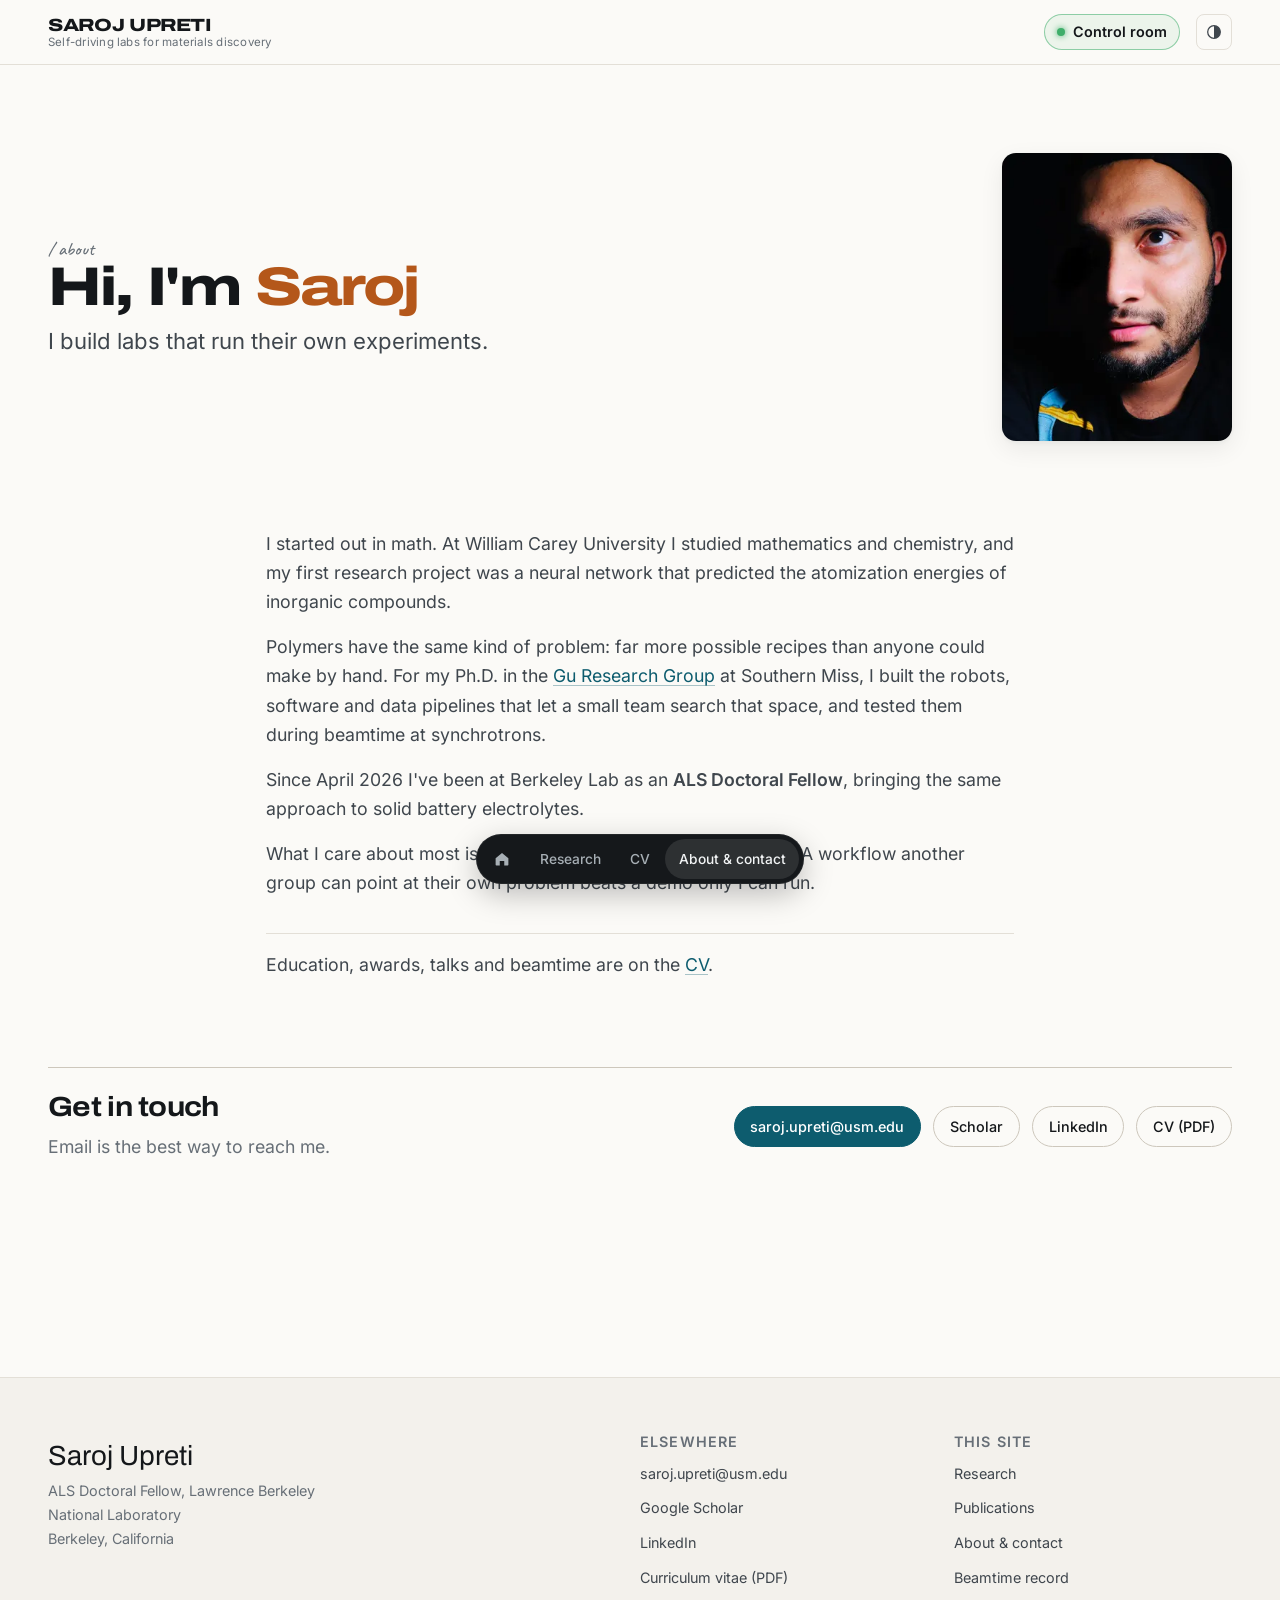
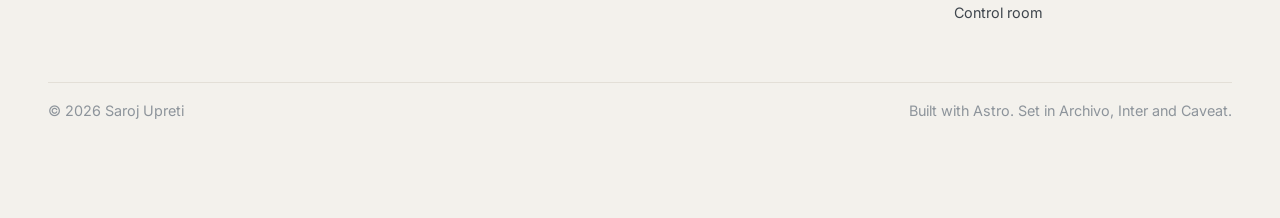
<file: about/index.html>
<!DOCTYPE html><html lang="en" data-astro-cid-hkbrpulz><head><meta charset="utf-8"><meta name="viewport" content="width=device-width, initial-scale=1, viewport-fit=cover"><title>About &amp; contact · Saroj Upreti</title><meta name="description" content="Saroj Upreti — Ph.D. candidate in polymer science and ALS Doctoral Fellow at Berkeley Lab, building self-driving labs for materials discovery."><link rel="canonical" href="https://www.sarojupreti.com/about"><link rel="sitemap" href="/sitemap-index.xml"><link rel="icon" href="/favicon.svg" type="image/svg+xml"><meta name="author" content="Saroj Upreti"><meta property="og:type" content="website"><meta property="og:site_name" content="Saroj Upreti"><meta property="og:title" content="About &amp; contact · Saroj Upreti"><meta property="og:description" content="Saroj Upreti — Ph.D. candidate in polymer science and ALS Doctoral Fellow at Berkeley Lab, building self-driving labs for materials discovery."><meta property="og:url" content="https://www.sarojupreti.com/about"><meta property="og:image" content="https://www.sarojupreti.com/images/og-default.png"><meta name="twitter:card" content="summary_large_image"><meta name="twitter:title" content="About &amp; contact · Saroj Upreti"><meta name="twitter:description" content="Saroj Upreti — Ph.D. candidate in polymer science and ALS Doctoral Fellow at Berkeley Lab, building self-driving labs for materials discovery."><meta name="twitter:image" content="https://www.sarojupreti.com/images/og-default.png"><script>
      (function () {
        // Lets components style their scripted state before first paint.
        document.documentElement.classList.add('js');
        try {
          var stored = localStorage.getItem('theme');
          if (stored === 'dark' || stored === 'light') {
            document.documentElement.dataset.theme = stored;
          }
        } catch (e) {
          /* Private browsing or blocked storage — system preference stands. */
        }
      })();
    </script><link rel="stylesheet" href="/_astro/Base.Cy3K6Y1S.css"><style>@layer astro.images{:where([data-astro-image]){height:auto}:where([data-astro-image=full-width]){width:100%}:where([data-astro-image=constrained]){max-width:100%}[data-astro-image-fit=fill]{object-fit:fill}[data-astro-image-fit=contain]{object-fit:contain}[data-astro-image-fit=cover]{object-fit:cover}[data-astro-image-fit=scale-down]{object-fit:scale-down}[data-astro-image-pos=top]{object-position:top}[data-astro-image-pos=bottom]{object-position:bottom}[data-astro-image-pos=left]{object-position:left}[data-astro-image-pos=right]{object-position:right}[data-astro-image-pos=center]{object-position:center}[data-astro-image-pos=top-left]{object-position:top left}[data-astro-image-pos=top-right]{object-position:top right}[data-astro-image-pos=top-center]{object-position:top center}[data-astro-image-pos=bottom-left]{object-position:bottom left}[data-astro-image-pos=bottom-right]{object-position:bottom right}[data-astro-image-pos=bottom-center]{object-position:bottom center}[data-astro-image-pos=left-top]{object-position:left top}[data-astro-image-pos=left-bottom]{object-position:left bottom}[data-astro-image-pos=left-center]{object-position:left center}[data-astro-image-pos=right-top]{object-position:right top}[data-astro-image-pos=right-bottom]{object-position:right bottom}[data-astro-image-pos=right-center]{object-position:right center}[data-astro-image-pos=center-top]{object-position:center top}[data-astro-image-pos=center-bottom]{object-position:center bottom}[data-astro-image-pos=center-left]{object-position:center left}[data-astro-image-pos=center-right]{object-position:center right}}
.about-head[data-astro-cid-ta2fbyqs]{gap:clamp(var(--space-xl), 5vw, var(--space-3xl));grid-template-columns:minmax(0,1fr) auto;align-items:center;display:grid}.about-head__text[data-astro-cid-ta2fbyqs] .lede[data-astro-cid-ta2fbyqs]{margin-block-start:var(--space-sm)}.about-head__portrait[data-astro-cid-ta2fbyqs]{width:clamp(9rem,18vw,15rem)}.about-head__portrait[data-astro-cid-ta2fbyqs] img{aspect-ratio:4/5;object-fit:cover;border-radius:var(--radius-lg);width:100%;height:auto;box-shadow:var(--shadow-md)}.portrait-placeholder[data-astro-cid-ta2fbyqs]{aspect-ratio:4/5;padding:var(--space-md);text-align:center;color:var(--ink-faint);border:1px dashed var(--rule-strong);border-radius:var(--radius-lg);background:var(--surface);flex-direction:column;justify-content:center;align-items:center;gap:.3rem;display:flex}.portrait-placeholder[data-astro-cid-ta2fbyqs] code[data-astro-cid-ta2fbyqs]{word-break:break-all;font-size:.64rem}.portrait-placeholder[data-astro-cid-ta2fbyqs] span[data-astro-cid-ta2fbyqs]{font-size:.68rem}.bio[data-astro-cid-ta2fbyqs] p[data-astro-cid-ta2fbyqs]{font-size:var(--step-0);color:var(--ink-secondary)}.see-also[data-astro-cid-ta2fbyqs]{border-block-start:var(--border);font-size:var(--step--1);color:var(--ink-muted);margin-block-start:var(--space-xl);padding-block-start:var(--space-md)}.contact[data-astro-cid-ta2fbyqs]{justify-content:space-between;align-items:center;gap:var(--space-xl);border-block-start:1px solid var(--rule-strong);flex-wrap:wrap;padding-block-start:var(--space-lg);display:flex}.contact__title[data-astro-cid-ta2fbyqs]{font-size:var(--step-2)}.contact__line[data-astro-cid-ta2fbyqs]{color:var(--ink-muted);max-width:44ch;margin-block-start:var(--space-xs)}.contact__actions[data-astro-cid-ta2fbyqs]{gap:var(--space-sm);flex-wrap:wrap;display:flex}@media (width<=52rem){.about-head[data-astro-cid-ta2fbyqs]{grid-template-columns:1fr}.about-head__portrait[data-astro-cid-ta2fbyqs]{order:-1;width:8rem}}
</style></head><body data-astro-cid-hkbrpulz><a class="skip-link" href="#main" data-astro-cid-hkbrpulz>Skip to content</a><header class="topbar" data-astro-cid-nen7h5rs><div class="topbar__inner wrap--wide" data-astro-cid-nen7h5rs><a class="brand" href="/" data-astro-cid-nen7h5rs><span class="brand__name" data-astro-cid-nen7h5rs>Saroj Upreti</span><span class="brand__role" data-astro-cid-nen7h5rs>Self-driving labs for materials discovery</span></a><div class="topbar__actions" data-astro-cid-nen7h5rs><a class="topbar__lab" href="/lab" data-astro-cid-nen7h5rs><span class="topbar__lab-dot" aria-hidden="true" data-astro-cid-nen7h5rs></span>Control room</a><button class="theme-toggle" type="button" title="Change color theme" data-astro-cid-l6lhmie6><span class="sr-only" data-astro-cid-l6lhmie6>Color theme</span><svg class="icon icon--sun" width="18" height="18" viewBox="0 0 20 20" aria-hidden="true" data-astro-cid-l6lhmie6><circle cx="10" cy="10" r="3.6" fill="currentColor" data-astro-cid-l6lhmie6></circle><g stroke="currentColor" stroke-width="1.4" stroke-linecap="round" data-astro-cid-l6lhmie6><path d="M10 1.8v2M10 16.2v2M18.2 10h-2M3.8 10h-2M15.8 4.2l-1.4 1.4M5.6 14.4l-1.4 1.4M15.8 15.8l-1.4-1.4M5.6 5.6 4.2 4.2" data-astro-cid-l6lhmie6></path></g></svg><svg class="icon icon--moon" width="18" height="18" viewBox="0 0 20 20" aria-hidden="true" data-astro-cid-l6lhmie6><path d="M16.5 12.4A7 7 0 0 1 7.6 3.5a7 7 0 1 0 8.9 8.9Z" fill="currentColor" data-astro-cid-l6lhmie6></path></svg><svg class="icon icon--auto" width="18" height="18" viewBox="0 0 20 20" aria-hidden="true" data-astro-cid-l6lhmie6><circle cx="10" cy="10" r="7" fill="none" stroke="currentColor" stroke-width="1.4" data-astro-cid-l6lhmie6></circle><path d="M10 3a7 7 0 0 1 0 14Z" fill="currentColor" data-astro-cid-l6lhmie6></path></svg></button><script type="module">var e=[`light`,`dark`,`system`],t=document.documentElement,n=document.querySelector(`.theme-toggle`);function r(){let e=t.dataset.theme;return e===`light`||e===`dark`?e:`system`}function i(r){r===`system`?delete t.dataset.theme:t.dataset.theme=r;try{r===`system`?localStorage.removeItem(`theme`):localStorage.setItem(`theme`,r)}catch{}n?.setAttribute(`aria-label`,`Color theme: ${r}. Activate to switch to ${e[(e.indexOf(r)+1)%e.length]}.`)}i(r()),n?.addEventListener(`click`,()=>{i(e[(e.indexOf(r())+1)%e.length])});</script></div></div></header><nav class="dock" aria-label="Primary" data-astro-cid-nen7h5rs><span class="dock__progress" aria-hidden="true" data-astro-cid-nen7h5rs></span><a class="dock__home" href="/" data-astro-cid-nen7h5rs><svg width="18" height="18" viewBox="0 0 24 24" aria-hidden="true" data-astro-cid-nen7h5rs><path d="M3.5 11 12 4l8.5 7v8.5a1 1 0 0 1-1 1H15v-6H9v6H4.5a1 1 0 0 1-1-1z" fill="currentColor" data-astro-cid-nen7h5rs></path></svg><span class="sr-only" data-astro-cid-nen7h5rs>Home</span></a><ul class="dock__list" data-astro-cid-nen7h5rs><li data-astro-cid-nen7h5rs><a class="dock__link" href="/research" data-astro-cid-nen7h5rs>Research</a></li><li data-astro-cid-nen7h5rs><a class="dock__link" href="/cv" data-astro-cid-nen7h5rs>CV</a></li><li data-astro-cid-nen7h5rs><a class="dock__link" href="/about" aria-current="page" data-astro-cid-nen7h5rs>About &amp; contact</a></li></ul><button class="dock__menu" type="button" aria-expanded="false" aria-controls="dock-sheet" data-astro-cid-nen7h5rs>Menu<svg width="12" height="12" viewBox="0 0 12 12" aria-hidden="true" data-astro-cid-nen7h5rs><path d="M2.5 7.5 6 4l3.5 3.5" fill="none" stroke="currentColor" stroke-width="1.6" stroke-linecap="round" stroke-linejoin="round" data-astro-cid-nen7h5rs></path></svg></button><div class="dock__sheet" id="dock-sheet" hidden data-astro-cid-nen7h5rs><ul data-astro-cid-nen7h5rs><li data-astro-cid-nen7h5rs><a href="/research" data-astro-cid-nen7h5rs>Research</a></li><li data-astro-cid-nen7h5rs><a href="/cv" data-astro-cid-nen7h5rs>CV</a></li><li data-astro-cid-nen7h5rs><a href="/about" aria-current="page" data-astro-cid-nen7h5rs>About &amp; contact</a></li><li data-astro-cid-nen7h5rs><a href="/lab" data-astro-cid-nen7h5rs>Control room</a></li><li data-astro-cid-nen7h5rs><a href="/cv/CV_Saroj_Upreti.pdf" data-astro-cid-nen7h5rs>Download CV (PDF)</a></li></ul></div></nav><script type="module">var e=document.querySelector(`.dock`),t=e?.querySelector(`.dock__menu`),n=e?.querySelector(`#dock-sheet`),r=e=>{t?.setAttribute(`aria-expanded`,String(e)),n&&(n.hidden=!e)};if(t?.addEventListener(`click`,()=>r(t.getAttribute(`aria-expanded`)!==`true`)),document.addEventListener(`keydown`,e=>e.key===`Escape`&&r(!1)),document.addEventListener(`click`,t=>{e&&!e.contains(t.target)&&r(!1)}),e){let t=!1,n=window.scrollY,i=()=>{t=!1;let i=window.scrollY,a=document.documentElement.scrollHeight-window.innerHeight;e.style.setProperty(`--progress`,String(a>0?Math.min(1,i/a):0));let o=i-n;if(Math.abs(o)>6){let t=o>0&&i>160&&i<a-80&&!e.contains(document.activeElement);e.classList.toggle(`dock--away`,t),t&&r(!1),n=i}},a=()=>{t||(t=!0,requestAnimationFrame(i))};window.addEventListener(`scroll`,a,{passive:!0}),window.addEventListener(`resize`,a),i()}</script><main id="main" class="main" data-astro-cid-hkbrpulz><section class="section" data-astro-cid-ta2fbyqs><div class="wrap--wide about-head" data-astro-cid-ta2fbyqs><div class="about-head__text" data-astro-cid-ta2fbyqs><p class="hand" data-astro-cid-ta2fbyqs>/ about</p><h1 class="display-head" data-astro-cid-ta2fbyqs>Hi, I'm <span class="accent-word" data-astro-cid-ta2fbyqs>Saroj</span></h1><p class="lede" data-astro-cid-ta2fbyqs>I build labs that run their own experiments.</p></div><div class="about-head__portrait" data-astro-cid-ta2fbyqs><img src="/_astro/headshot.CuaSmThI_Z2g2biw.webp" srcset="/_astro/headshot.CuaSmThI_15Gjev.webp 320w, /_astro/headshot.CuaSmThI_Z1NV8aW.webp 480w, /_astro/headshot.CuaSmThI_Z233Rm.webp 720w" alt="Saroj Upreti" sizes="(max-width: 52rem) 10rem, 18rem" loading="eager" data-astro-cid-ta2fbyqs="true" decoding="async" width="1188" height="1485"></div></div></section><section class="section" data-astro-cid-ta2fbyqs><div class="wrap prose bio" data-astro-cid-ta2fbyqs><p data-astro-cid-ta2fbyqs>I started out in math. At William Carey University I studied mathematics and chemistry, and my first research project was a neural network that predicted the atomization energies of inorganic compounds.</p><p data-astro-cid-ta2fbyqs>Polymers have the same kind of problem: far more possible recipes than anyone could make by hand. For my Ph.D. in the <a href="https://xiaodangu.wixsite.com/guresearchgroup" rel="noopener" data-astro-cid-ta2fbyqs>Gu Research Group</a> at Southern Miss, I built the robots, software and data pipelines that let a small team search that space, and tested them during beamtime at synchrotrons.</p><p data-astro-cid-ta2fbyqs>Since April 2026 I've been at Berkeley Lab as an <strong data-astro-cid-ta2fbyqs>ALS Doctoral Fellow</strong>, bringing the same approach to solid battery electrolytes.</p><p data-astro-cid-ta2fbyqs>What I care about most is that other people can use these tools. A workflow another group can point at their own problem beats a demo only I can run.</p><p class="see-also" data-astro-cid-ta2fbyqs>Education, awards, talks and beamtime are on the <a href="/cv" data-astro-cid-ta2fbyqs>CV</a>.</p></div></section><section class="section" id="contact" data-astro-cid-ta2fbyqs><div class="wrap--wide" data-astro-cid-ta2fbyqs><div class="contact" data-astro-cid-ta2fbyqs><div data-astro-cid-ta2fbyqs><h2 class="contact__title" data-astro-cid-ta2fbyqs>Get in touch</h2><p class="contact__line" data-astro-cid-ta2fbyqs>Email is the best way to reach me.</p></div><div class="contact__actions" data-astro-cid-ta2fbyqs><a class="btn" href="mailto:saroj.upreti@usm.edu" data-astro-cid-ta2fbyqs>saroj.upreti@usm.edu</a><a class="btn btn--ghost" href="https://scholar.google.com/citations?user=iVIrursAAAAJ&amp;hl=en" rel="noopener" data-astro-cid-ta2fbyqs>Scholar</a><a class="btn btn--ghost" href="https://www.linkedin.com/in/saroj-upreti/" rel="noopener" data-astro-cid-ta2fbyqs>LinkedIn</a><a class="btn btn--ghost" href="/cv/CV_Saroj_Upreti.pdf" data-astro-cid-ta2fbyqs>CV (PDF)</a></div></div></div></section></main><footer class="footer" data-astro-cid-jo6i4kqk><div class="wrap--wide footer__inner" data-astro-cid-jo6i4kqk><div class="footer__identity" data-astro-cid-jo6i4kqk><p class="footer__name" data-astro-cid-jo6i4kqk>Saroj Upreti</p><p class="footer__role" data-astro-cid-jo6i4kqk>ALS Doctoral Fellow, Lawrence Berkeley National Laboratory</p><p class="footer__role" data-astro-cid-jo6i4kqk>Berkeley, California</p></div><nav class="footer__links" aria-label="Elsewhere" data-astro-cid-jo6i4kqk><h2 class="footer__heading" data-astro-cid-jo6i4kqk>Elsewhere</h2><ul data-astro-cid-jo6i4kqk><li data-astro-cid-jo6i4kqk><a href="mailto:saroj.upreti@usm.edu" data-astro-cid-jo6i4kqk>saroj.upreti@usm.edu</a></li><li data-astro-cid-jo6i4kqk><a href="https://scholar.google.com/citations?user=iVIrursAAAAJ&amp;hl=en" rel="me noopener" data-astro-cid-jo6i4kqk>Google Scholar</a></li><li data-astro-cid-jo6i4kqk><a href="https://www.linkedin.com/in/saroj-upreti/" rel="me noopener" data-astro-cid-jo6i4kqk>LinkedIn</a></li><li data-astro-cid-jo6i4kqk><a href="/cv/CV_Saroj_Upreti.pdf" data-astro-cid-jo6i4kqk>Curriculum vitae (PDF)</a></li></ul></nav><nav class="footer__links" aria-label="Site" data-astro-cid-jo6i4kqk><h2 class="footer__heading" data-astro-cid-jo6i4kqk>This site</h2><ul data-astro-cid-jo6i4kqk><li data-astro-cid-jo6i4kqk><a href="/research" data-astro-cid-jo6i4kqk>Research</a></li><li data-astro-cid-jo6i4kqk><a href="/research#publications" data-astro-cid-jo6i4kqk>Publications</a></li><li data-astro-cid-jo6i4kqk><a href="/about#contact" data-astro-cid-jo6i4kqk>About &amp; contact</a></li><li data-astro-cid-jo6i4kqk><a href="/cv#beamtime" data-astro-cid-jo6i4kqk>Beamtime record</a></li><li data-astro-cid-jo6i4kqk><a href="/lab" data-astro-cid-jo6i4kqk>Control room</a></li></ul></nav></div><div class="wrap--wide footer__baseline" data-astro-cid-jo6i4kqk><p data-astro-cid-jo6i4kqk>© 2026 Saroj Upreti</p><p data-astro-cid-jo6i4kqk>Built with Astro. Set in Archivo, Inter and Caveat.</p></div></footer></body></html>
</file>
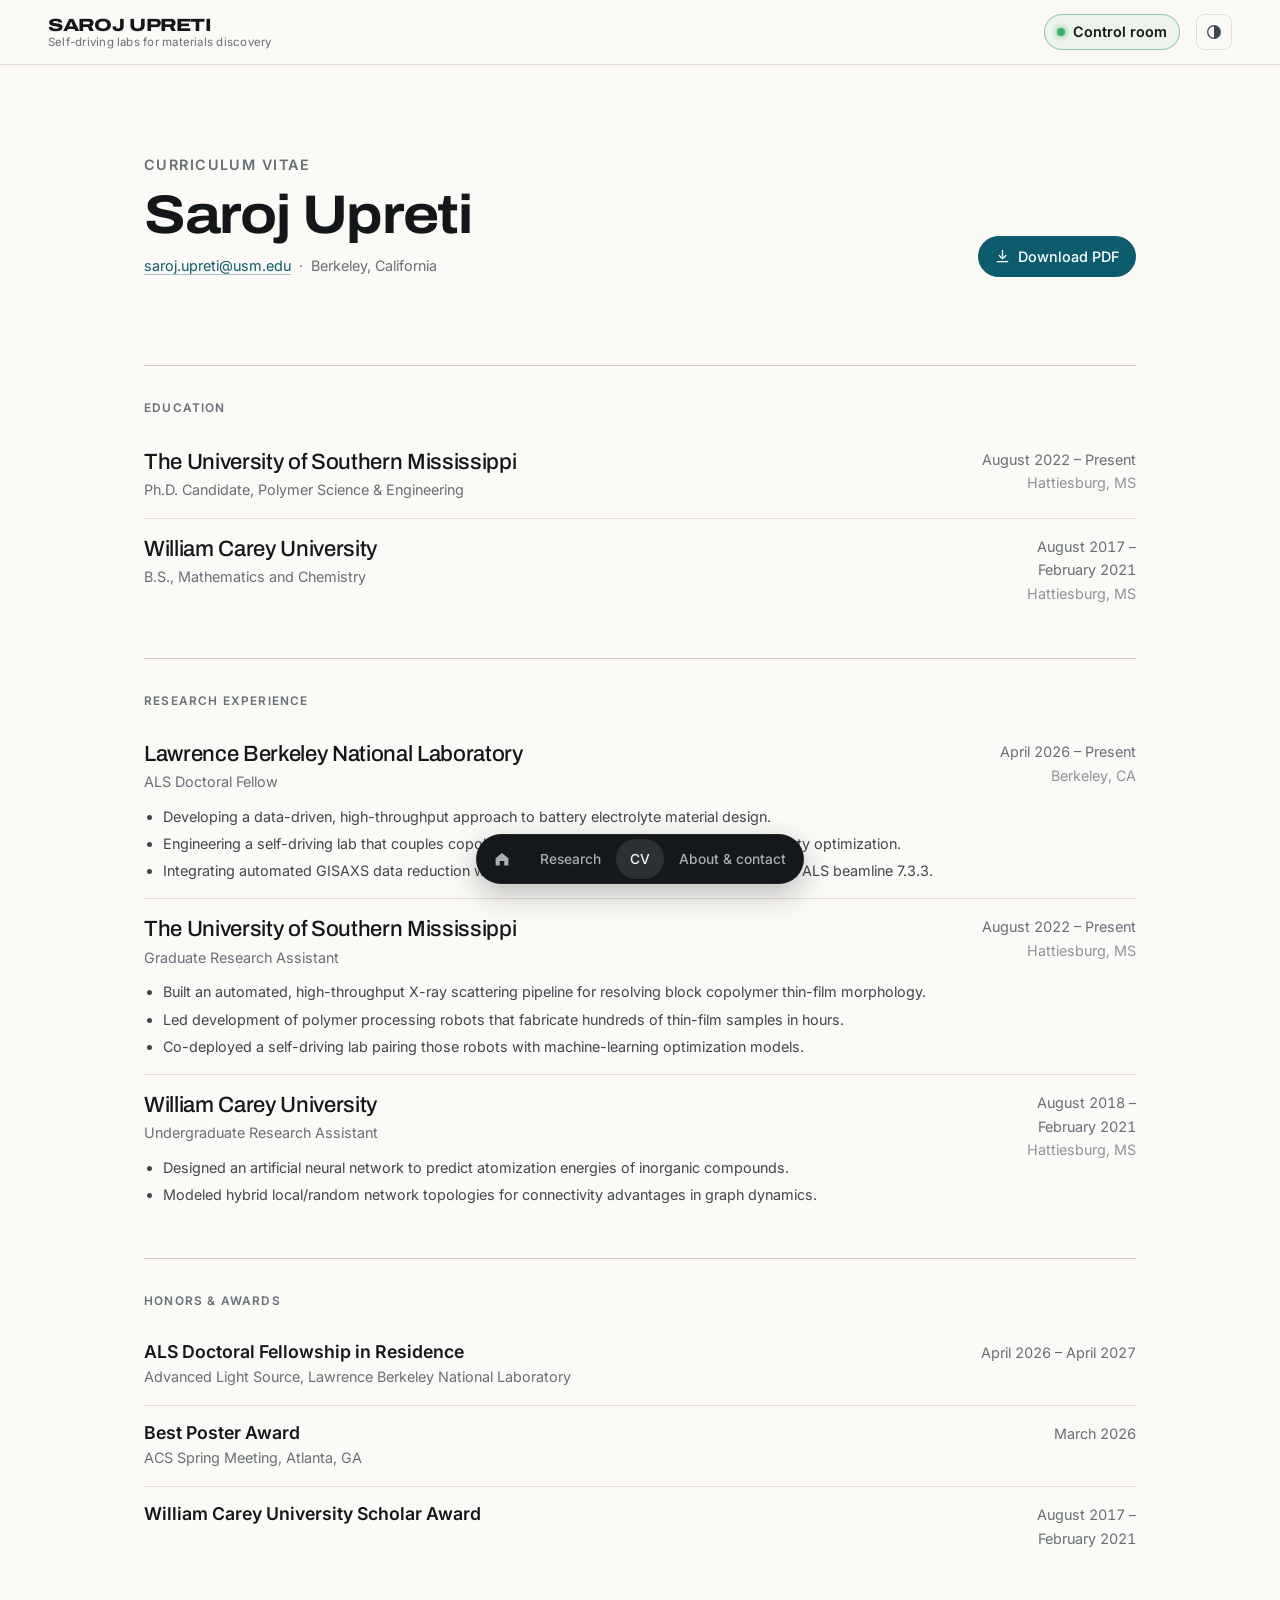
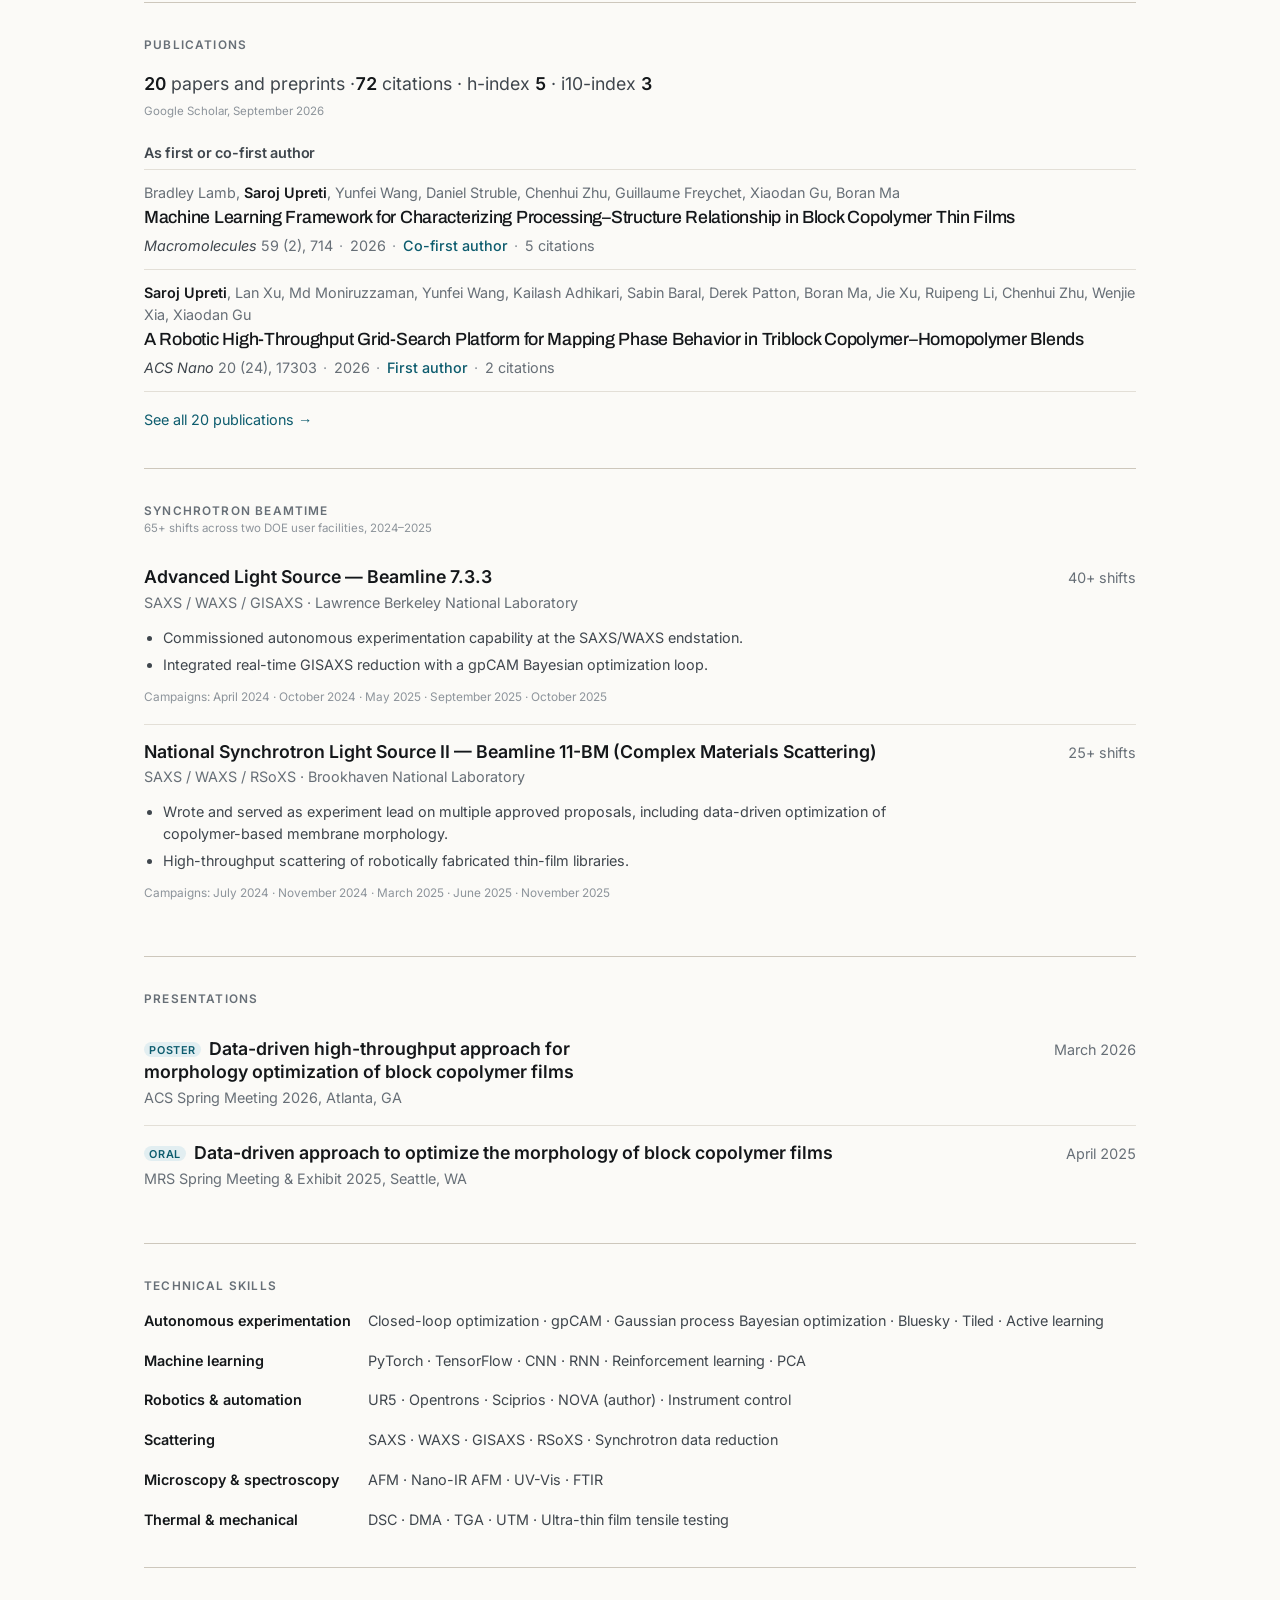
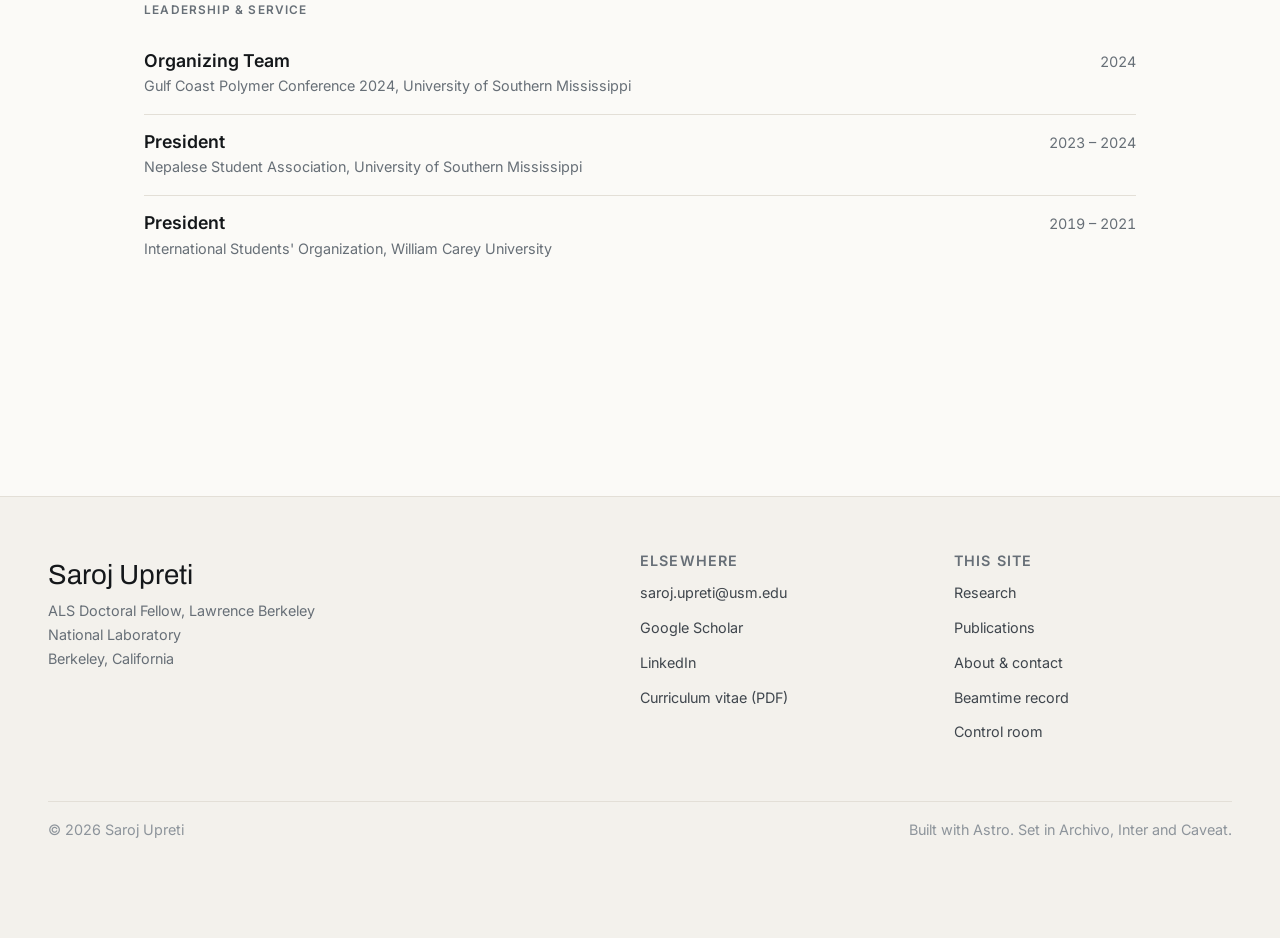
<file: cv/index.html>
<!DOCTYPE html><html lang="en" data-astro-cid-hkbrpulz><head><meta charset="utf-8"><meta name="viewport" content="width=device-width, initial-scale=1, viewport-fit=cover"><title>Curriculum vitae · Saroj Upreti</title><meta name="description" content="Curriculum vitae for Saroj Upreti: education, research positions, awards, presentations, synchrotron beamtime, and technical skills."><link rel="canonical" href="https://www.sarojupreti.com/cv"><link rel="sitemap" href="/sitemap-index.xml"><link rel="icon" href="/favicon.svg" type="image/svg+xml"><meta name="author" content="Saroj Upreti"><meta property="og:type" content="website"><meta property="og:site_name" content="Saroj Upreti"><meta property="og:title" content="Curriculum vitae · Saroj Upreti"><meta property="og:description" content="Curriculum vitae for Saroj Upreti: education, research positions, awards, presentations, synchrotron beamtime, and technical skills."><meta property="og:url" content="https://www.sarojupreti.com/cv"><meta property="og:image" content="https://www.sarojupreti.com/images/og-default.png"><meta name="twitter:card" content="summary_large_image"><meta name="twitter:title" content="Curriculum vitae · Saroj Upreti"><meta name="twitter:description" content="Curriculum vitae for Saroj Upreti: education, research positions, awards, presentations, synchrotron beamtime, and technical skills."><meta name="twitter:image" content="https://www.sarojupreti.com/images/og-default.png"><script>
      (function () {
        // Lets components style their scripted state before first paint.
        document.documentElement.classList.add('js');
        try {
          var stored = localStorage.getItem('theme');
          if (stored === 'dark' || stored === 'light') {
            document.documentElement.dataset.theme = stored;
          }
        } catch (e) {
          /* Private browsing or blocked storage — system preference stands. */
        }
      })();
    </script><link rel="stylesheet" href="/_astro/Base.Cy3K6Y1S.css"><style>.pub[data-astro-cid-rb6mo7us]{padding-block:var(--space-md);border-block-start:var(--border);list-style:none}.pub__authors[data-astro-cid-rb6mo7us]{font-size:var(--step--1);color:var(--ink-muted);line-height:1.5}.pub__authors[data-astro-cid-rb6mo7us] strong[data-astro-cid-rb6mo7us]{color:var(--ink);font-weight:600}.pub__etal[data-astro-cid-rb6mo7us]{font-style:italic}.pub__title[data-astro-cid-rb6mo7us]{font-size:var(--step-1);font-weight:500;line-height:var(--leading-snug);text-wrap:pretty;margin-block:.15rem .3rem}.pub__title[data-astro-cid-rb6mo7us] a[data-astro-cid-rb6mo7us]{color:var(--ink);text-decoration:none}.pub__title[data-astro-cid-rb6mo7us] a[data-astro-cid-rb6mo7us]:hover{color:var(--accent);text-underline-offset:.16em;text-decoration:underline}.pub__meta[data-astro-cid-rb6mo7us]{font-size:var(--step--1);color:var(--ink-muted)}.pub__venue[data-astro-cid-rb6mo7us]{color:var(--ink-secondary);font-style:italic}.pub__sep[data-astro-cid-rb6mo7us]{color:var(--ink-faint);margin-inline:.45em}.pub__role[data-astro-cid-rb6mo7us]{color:var(--accent);font-weight:500}.pub__preprint[data-astro-cid-rb6mo7us]{font-variant:small-caps;letter-spacing:.04em}.pub__project[data-astro-cid-rb6mo7us]{font-size:var(--step--1);margin-block-start:.35rem}.pub__project[data-astro-cid-rb6mo7us] a[data-astro-cid-rb6mo7us]{text-decoration:none}.pub__project[data-astro-cid-rb6mo7us] a[data-astro-cid-rb6mo7us]:hover{text-decoration:underline}.pub--compact[data-astro-cid-rb6mo7us]{padding-block:var(--space-sm)}.pub--compact[data-astro-cid-rb6mo7us] .pub__title[data-astro-cid-rb6mo7us]{font-size:var(--step-0)}
.cv-head[data-astro-cid-uue4a3aj]{justify-content:space-between;align-items:flex-end;gap:var(--space-lg);flex-wrap:wrap;display:flex}.cv-head__contact[data-astro-cid-uue4a3aj]{font-size:var(--step--1);color:var(--ink-muted);flex-wrap:wrap;gap:.5rem;margin-block-start:var(--space-xs);display:flex}.cv[data-astro-cid-uue4a3aj]{padding-block-end:var(--space-2xl)}.cv__section[data-astro-cid-uue4a3aj]{padding-block:var(--space-xl);border-block-start:1px solid var(--rule-strong)}.cv__heading[data-astro-cid-uue4a3aj]{font-family:var(--font-body);letter-spacing:.1em;text-transform:uppercase;color:var(--ink-muted);margin-block-end:var(--space-md);font-size:.74rem;font-weight:600}.cv__heading-note[data-astro-cid-uue4a3aj]{letter-spacing:0;text-transform:none;color:var(--ink-faint);margin-block-start:.2rem;font-size:.72rem;font-weight:400;display:block}.cv__subheading[data-astro-cid-uue4a3aj]{font-family:var(--font-body);font-size:var(--step--1);color:var(--ink-secondary);margin-block-start:var(--space-lg);font-weight:600}.summary[data-astro-cid-uue4a3aj]{font-size:var(--step-0);color:var(--ink-secondary)}.summary[data-astro-cid-uue4a3aj] strong[data-astro-cid-uue4a3aj]{color:var(--ink);font-variant-numeric:tabular-nums}.summary__note[data-astro-cid-uue4a3aj]{color:var(--ink-faint);margin-block-start:.25rem;font-size:.72rem;display:block}.more[data-astro-cid-uue4a3aj]{font-size:var(--step--1);margin-block-start:var(--space-md)}.more[data-astro-cid-uue4a3aj] a[data-astro-cid-uue4a3aj]{text-decoration:none}.more[data-astro-cid-uue4a3aj] a[data-astro-cid-uue4a3aj]:hover{text-decoration:underline}.entry[data-astro-cid-uue4a3aj]{gap:var(--space-lg);padding-block:var(--space-md);grid-template-columns:minmax(0,1fr) 11rem;display:grid}.entry[data-astro-cid-uue4a3aj]+.entry[data-astro-cid-uue4a3aj]{border-block-start:var(--border)}.entry__title[data-astro-cid-uue4a3aj]{font-size:var(--step-1);font-weight:500;line-height:var(--leading-snug)}.entry__title--sm[data-astro-cid-uue4a3aj]{font-family:var(--font-body);font-size:var(--step-0);letter-spacing:0;font-weight:600}.entry__sub[data-astro-cid-uue4a3aj]{font-size:var(--step--1);color:var(--ink-muted);margin-block-start:.1rem}.entry__points[data-astro-cid-uue4a3aj]{gap:.3rem;margin-block-start:var(--space-sm);padding-inline-start:1.1em;display:grid}.entry__points[data-astro-cid-uue4a3aj] li[data-astro-cid-uue4a3aj]{font-size:var(--step--1);color:var(--ink-secondary);line-height:1.55}.entry__campaigns[data-astro-cid-uue4a3aj]{color:var(--ink-faint);margin-block-start:var(--space-sm);font-size:.74rem}.entry__meta[data-astro-cid-uue4a3aj]{text-align:end;font-size:var(--step--1);color:var(--ink-muted);font-variant-numeric:tabular-nums}.entry__place[data-astro-cid-uue4a3aj]{color:var(--ink-faint)}.talk-kind[data-astro-cid-uue4a3aj]{letter-spacing:.05em;text-transform:uppercase;color:var(--accent);background:var(--accent-soft);border-radius:var(--radius-full);vertical-align:.15em;margin-inline-end:.5rem;padding:.05em .5em;font-size:.68rem;font-weight:600;display:inline-block}.cv__pubs[data-astro-cid-uue4a3aj]{border-block-end:var(--border);margin-block-start:var(--space-xs);padding:0}.skills[data-astro-cid-uue4a3aj]{gap:var(--space-md);margin:0;display:grid}.skills__group[data-astro-cid-uue4a3aj]{gap:var(--space-md);grid-template-columns:13rem minmax(0,1fr);display:grid}.skills__group[data-astro-cid-uue4a3aj] dt[data-astro-cid-uue4a3aj]{font-size:var(--step--1);color:var(--ink);font-weight:600}.skills__group[data-astro-cid-uue4a3aj] dd[data-astro-cid-uue4a3aj]{font-size:var(--step--1);color:var(--ink-secondary);margin:0;line-height:1.6}@media (width<=46rem){.entry[data-astro-cid-uue4a3aj],.skills__group[data-astro-cid-uue4a3aj]{gap:var(--space-xs);grid-template-columns:1fr}.entry__meta[data-astro-cid-uue4a3aj]{text-align:start;order:-1}}@media print{.cv__section[data-astro-cid-uue4a3aj]{break-inside:avoid}}
</style></head><body data-astro-cid-hkbrpulz><a class="skip-link" href="#main" data-astro-cid-hkbrpulz>Skip to content</a><header class="topbar" data-astro-cid-nen7h5rs><div class="topbar__inner wrap--wide" data-astro-cid-nen7h5rs><a class="brand" href="/" data-astro-cid-nen7h5rs><span class="brand__name" data-astro-cid-nen7h5rs>Saroj Upreti</span><span class="brand__role" data-astro-cid-nen7h5rs>Self-driving labs for materials discovery</span></a><div class="topbar__actions" data-astro-cid-nen7h5rs><a class="topbar__lab" href="/lab" data-astro-cid-nen7h5rs><span class="topbar__lab-dot" aria-hidden="true" data-astro-cid-nen7h5rs></span>Control room</a><button class="theme-toggle" type="button" title="Change color theme" data-astro-cid-l6lhmie6><span class="sr-only" data-astro-cid-l6lhmie6>Color theme</span><svg class="icon icon--sun" width="18" height="18" viewBox="0 0 20 20" aria-hidden="true" data-astro-cid-l6lhmie6><circle cx="10" cy="10" r="3.6" fill="currentColor" data-astro-cid-l6lhmie6></circle><g stroke="currentColor" stroke-width="1.4" stroke-linecap="round" data-astro-cid-l6lhmie6><path d="M10 1.8v2M10 16.2v2M18.2 10h-2M3.8 10h-2M15.8 4.2l-1.4 1.4M5.6 14.4l-1.4 1.4M15.8 15.8l-1.4-1.4M5.6 5.6 4.2 4.2" data-astro-cid-l6lhmie6></path></g></svg><svg class="icon icon--moon" width="18" height="18" viewBox="0 0 20 20" aria-hidden="true" data-astro-cid-l6lhmie6><path d="M16.5 12.4A7 7 0 0 1 7.6 3.5a7 7 0 1 0 8.9 8.9Z" fill="currentColor" data-astro-cid-l6lhmie6></path></svg><svg class="icon icon--auto" width="18" height="18" viewBox="0 0 20 20" aria-hidden="true" data-astro-cid-l6lhmie6><circle cx="10" cy="10" r="7" fill="none" stroke="currentColor" stroke-width="1.4" data-astro-cid-l6lhmie6></circle><path d="M10 3a7 7 0 0 1 0 14Z" fill="currentColor" data-astro-cid-l6lhmie6></path></svg></button><script type="module">var e=[`light`,`dark`,`system`],t=document.documentElement,n=document.querySelector(`.theme-toggle`);function r(){let e=t.dataset.theme;return e===`light`||e===`dark`?e:`system`}function i(r){r===`system`?delete t.dataset.theme:t.dataset.theme=r;try{r===`system`?localStorage.removeItem(`theme`):localStorage.setItem(`theme`,r)}catch{}n?.setAttribute(`aria-label`,`Color theme: ${r}. Activate to switch to ${e[(e.indexOf(r)+1)%e.length]}.`)}i(r()),n?.addEventListener(`click`,()=>{i(e[(e.indexOf(r())+1)%e.length])});</script></div></div></header><nav class="dock" aria-label="Primary" data-astro-cid-nen7h5rs><span class="dock__progress" aria-hidden="true" data-astro-cid-nen7h5rs></span><a class="dock__home" href="/" data-astro-cid-nen7h5rs><svg width="18" height="18" viewBox="0 0 24 24" aria-hidden="true" data-astro-cid-nen7h5rs><path d="M3.5 11 12 4l8.5 7v8.5a1 1 0 0 1-1 1H15v-6H9v6H4.5a1 1 0 0 1-1-1z" fill="currentColor" data-astro-cid-nen7h5rs></path></svg><span class="sr-only" data-astro-cid-nen7h5rs>Home</span></a><ul class="dock__list" data-astro-cid-nen7h5rs><li data-astro-cid-nen7h5rs><a class="dock__link" href="/research" data-astro-cid-nen7h5rs>Research</a></li><li data-astro-cid-nen7h5rs><a class="dock__link" href="/cv" aria-current="page" data-astro-cid-nen7h5rs>CV</a></li><li data-astro-cid-nen7h5rs><a class="dock__link" href="/about" data-astro-cid-nen7h5rs>About &amp; contact</a></li></ul><button class="dock__menu" type="button" aria-expanded="false" aria-controls="dock-sheet" data-astro-cid-nen7h5rs>Menu<svg width="12" height="12" viewBox="0 0 12 12" aria-hidden="true" data-astro-cid-nen7h5rs><path d="M2.5 7.5 6 4l3.5 3.5" fill="none" stroke="currentColor" stroke-width="1.6" stroke-linecap="round" stroke-linejoin="round" data-astro-cid-nen7h5rs></path></svg></button><div class="dock__sheet" id="dock-sheet" hidden data-astro-cid-nen7h5rs><ul data-astro-cid-nen7h5rs><li data-astro-cid-nen7h5rs><a href="/research" data-astro-cid-nen7h5rs>Research</a></li><li data-astro-cid-nen7h5rs><a href="/cv" aria-current="page" data-astro-cid-nen7h5rs>CV</a></li><li data-astro-cid-nen7h5rs><a href="/about" data-astro-cid-nen7h5rs>About &amp; contact</a></li><li data-astro-cid-nen7h5rs><a href="/lab" data-astro-cid-nen7h5rs>Control room</a></li><li data-astro-cid-nen7h5rs><a href="/cv/CV_Saroj_Upreti.pdf" data-astro-cid-nen7h5rs>Download CV (PDF)</a></li></ul></div></nav><script type="module">var e=document.querySelector(`.dock`),t=e?.querySelector(`.dock__menu`),n=e?.querySelector(`#dock-sheet`),r=e=>{t?.setAttribute(`aria-expanded`,String(e)),n&&(n.hidden=!e)};if(t?.addEventListener(`click`,()=>r(t.getAttribute(`aria-expanded`)!==`true`)),document.addEventListener(`keydown`,e=>e.key===`Escape`&&r(!1)),document.addEventListener(`click`,t=>{e&&!e.contains(t.target)&&r(!1)}),e){let t=!1,n=window.scrollY,i=()=>{t=!1;let i=window.scrollY,a=document.documentElement.scrollHeight-window.innerHeight;e.style.setProperty(`--progress`,String(a>0?Math.min(1,i/a):0));let o=i-n;if(Math.abs(o)>6){let t=o>0&&i>160&&i<a-80&&!e.contains(document.activeElement);e.classList.toggle(`dock--away`,t),t&&r(!1),n=i}},a=()=>{t||(t=!0,requestAnimationFrame(i))};window.addEventListener(`scroll`,a,{passive:!0}),window.addEventListener(`resize`,a),i()}</script><main id="main" class="main" data-astro-cid-hkbrpulz><section class="section" data-astro-cid-uue4a3aj><div class="wrap" data-astro-cid-uue4a3aj><div class="cv-head" data-astro-cid-uue4a3aj><div data-astro-cid-uue4a3aj><p class="eyebrow" data-astro-cid-uue4a3aj>Curriculum vitae</p><h1 data-astro-cid-uue4a3aj>Saroj Upreti</h1><p class="cv-head__contact" data-astro-cid-uue4a3aj><a href="mailto:saroj.upreti@usm.edu" data-astro-cid-uue4a3aj>saroj.upreti@usm.edu</a><span aria-hidden="true" data-astro-cid-uue4a3aj>·</span><span data-astro-cid-uue4a3aj>Berkeley, California</span></p></div><a class="btn" href="/cv/CV_Saroj_Upreti.pdf" data-astro-cid-uue4a3aj><svg width="15" height="15" viewBox="0 0 16 16" aria-hidden="true" data-astro-cid-uue4a3aj><path d="M8 1.5v9m0 0L4.5 7M8 10.5 11.5 7M2.5 13.5h11" stroke="currentColor" stroke-width="1.4" stroke-linecap="round" stroke-linejoin="round" fill="none" data-astro-cid-uue4a3aj></path></svg>Download PDF</a></div></div></section><div class="wrap cv" data-astro-cid-uue4a3aj><section class="cv__section" data-astro-cid-uue4a3aj><h2 class="cv__heading" data-astro-cid-uue4a3aj>Education</h2><div class="entry" data-astro-cid-uue4a3aj><div class="entry__main" data-astro-cid-uue4a3aj><h3 class="entry__title" data-astro-cid-uue4a3aj>The University of Southern Mississippi</h3><p class="entry__sub" data-astro-cid-uue4a3aj>Ph.D. Candidate, Polymer Science &amp; Engineering</p></div><div class="entry__meta" data-astro-cid-uue4a3aj><p data-astro-cid-uue4a3aj>August 2022 – Present</p><p class="entry__place" data-astro-cid-uue4a3aj>Hattiesburg, MS</p></div></div><div class="entry" data-astro-cid-uue4a3aj><div class="entry__main" data-astro-cid-uue4a3aj><h3 class="entry__title" data-astro-cid-uue4a3aj>William Carey University</h3><p class="entry__sub" data-astro-cid-uue4a3aj>B.S., Mathematics and Chemistry</p></div><div class="entry__meta" data-astro-cid-uue4a3aj><p data-astro-cid-uue4a3aj>August 2017 – February 2021</p><p class="entry__place" data-astro-cid-uue4a3aj>Hattiesburg, MS</p></div></div></section><section class="cv__section" data-astro-cid-uue4a3aj><h2 class="cv__heading" data-astro-cid-uue4a3aj>Research experience</h2><div class="entry" data-astro-cid-uue4a3aj><div class="entry__main" data-astro-cid-uue4a3aj><h3 class="entry__title" data-astro-cid-uue4a3aj>Lawrence Berkeley National Laboratory</h3><p class="entry__sub" data-astro-cid-uue4a3aj>ALS Doctoral Fellow</p><ul class="entry__points" data-astro-cid-uue4a3aj><li data-astro-cid-uue4a3aj>Developing a data-driven, high-throughput approach to battery electrolyte material design.</li><li data-astro-cid-uue4a3aj>Engineering a self-driving lab that couples copolymer processing robots to AI-assisted property optimization.</li><li data-astro-cid-uue4a3aj>Integrating automated GISAXS data reduction with Gaussian-process Bayesian optimization at ALS beamline 7.3.3.</li></ul></div><div class="entry__meta" data-astro-cid-uue4a3aj><p data-astro-cid-uue4a3aj>April 2026 – Present</p><p class="entry__place" data-astro-cid-uue4a3aj>Berkeley, CA</p></div></div><div class="entry" data-astro-cid-uue4a3aj><div class="entry__main" data-astro-cid-uue4a3aj><h3 class="entry__title" data-astro-cid-uue4a3aj>The University of Southern Mississippi</h3><p class="entry__sub" data-astro-cid-uue4a3aj>Graduate Research Assistant</p><ul class="entry__points" data-astro-cid-uue4a3aj><li data-astro-cid-uue4a3aj>Built an automated, high-throughput X-ray scattering pipeline for resolving block copolymer thin-film morphology.</li><li data-astro-cid-uue4a3aj>Led development of polymer processing robots that fabricate hundreds of thin-film samples in hours.</li><li data-astro-cid-uue4a3aj>Co-deployed a self-driving lab pairing those robots with machine-learning optimization models.</li></ul></div><div class="entry__meta" data-astro-cid-uue4a3aj><p data-astro-cid-uue4a3aj>August 2022 – Present</p><p class="entry__place" data-astro-cid-uue4a3aj>Hattiesburg, MS</p></div></div><div class="entry" data-astro-cid-uue4a3aj><div class="entry__main" data-astro-cid-uue4a3aj><h3 class="entry__title" data-astro-cid-uue4a3aj>William Carey University</h3><p class="entry__sub" data-astro-cid-uue4a3aj>Undergraduate Research Assistant</p><ul class="entry__points" data-astro-cid-uue4a3aj><li data-astro-cid-uue4a3aj>Designed an artificial neural network to predict atomization energies of inorganic compounds.</li><li data-astro-cid-uue4a3aj>Modeled hybrid local/random network topologies for connectivity advantages in graph dynamics.</li></ul></div><div class="entry__meta" data-astro-cid-uue4a3aj><p data-astro-cid-uue4a3aj>August 2018 – February 2021</p><p class="entry__place" data-astro-cid-uue4a3aj>Hattiesburg, MS</p></div></div></section><section class="cv__section" data-astro-cid-uue4a3aj><h2 class="cv__heading" data-astro-cid-uue4a3aj>Honors &amp; awards</h2><div class="entry" data-astro-cid-uue4a3aj><div class="entry__main" data-astro-cid-uue4a3aj><h3 class="entry__title entry__title--sm" data-astro-cid-uue4a3aj>ALS Doctoral Fellowship in Residence</h3><p class="entry__sub" data-astro-cid-uue4a3aj>Advanced Light Source, Lawrence Berkeley National Laboratory</p></div><div class="entry__meta" data-astro-cid-uue4a3aj><p data-astro-cid-uue4a3aj>April 2026 – April 2027</p></div></div><div class="entry" data-astro-cid-uue4a3aj><div class="entry__main" data-astro-cid-uue4a3aj><h3 class="entry__title entry__title--sm" data-astro-cid-uue4a3aj>Best Poster Award</h3><p class="entry__sub" data-astro-cid-uue4a3aj>ACS Spring Meeting, Atlanta, GA</p></div><div class="entry__meta" data-astro-cid-uue4a3aj><p data-astro-cid-uue4a3aj>March 2026</p></div></div><div class="entry" data-astro-cid-uue4a3aj><div class="entry__main" data-astro-cid-uue4a3aj><h3 class="entry__title entry__title--sm" data-astro-cid-uue4a3aj>William Carey University Scholar Award</h3></div><div class="entry__meta" data-astro-cid-uue4a3aj><p data-astro-cid-uue4a3aj>August 2017 – February 2021</p></div></div></section><section class="cv__section" data-astro-cid-uue4a3aj><h2 class="cv__heading" data-astro-cid-uue4a3aj>Publications</h2><p class="summary" data-astro-cid-uue4a3aj><strong data-astro-cid-uue4a3aj>20</strong> papers and preprints ·<strong data-astro-cid-uue4a3aj>72</strong> citations · h-index <strong data-astro-cid-uue4a3aj>5</strong> · i10-index <strong data-astro-cid-uue4a3aj>3</strong><span class="summary__note" data-astro-cid-uue4a3aj>Google Scholar, September 2026</span></p><h3 class="cv__subheading" data-astro-cid-uue4a3aj>As first or co-first author</h3><ul class="cv__pubs" data-astro-cid-uue4a3aj><li class="pub pub--compact" data-role="co-first" data-topics="machine-learning block-copolymers" data-astro-cid-rb6mo7us><p class="pub__authors" data-astro-cid-rb6mo7us>Bradley Lamb, <strong data-astro-cid-rb6mo7us>Saroj Upreti</strong>, Yunfei Wang, Daniel Struble, Chenhui Zhu, Guillaume Freychet, Xiaodan Gu, Boran Ma</p><h3 class="pub__title" data-astro-cid-rb6mo7us><a href="https://doi.org/10.1021/acs.macromol.5c03272" rel="noopener" data-astro-cid-rb6mo7us>Machine Learning Framework for Characterizing Processing–Structure Relationship in Block Copolymer Thin Films</a></h3><p class="pub__meta" data-astro-cid-rb6mo7us><cite class="pub__venue" data-astro-cid-rb6mo7us>Macromolecules</cite> 59 (2), 714<span class="pub__sep" data-astro-cid-rb6mo7us>·</span><span data-astro-cid-rb6mo7us>2026</span><span class="pub__sep" data-astro-cid-rb6mo7us>·</span><span class="pub__role" data-astro-cid-rb6mo7us>Co-first author</span><span class="pub__sep" data-astro-cid-rb6mo7us>·</span><span data-astro-cid-rb6mo7us>5 citations</span></p></li><li class="pub pub--compact" data-role="first" data-topics="autonomous-experimentation block-copolymers" data-astro-cid-rb6mo7us><p class="pub__authors" data-astro-cid-rb6mo7us><strong data-astro-cid-rb6mo7us>Saroj Upreti</strong>, Lan Xu, Md Moniruzzaman, Yunfei Wang, Kailash Adhikari, Sabin Baral, Derek Patton, Boran Ma, Jie Xu, Ruipeng Li, Chenhui Zhu, Wenjie Xia, Xiaodan Gu</p><h3 class="pub__title" data-astro-cid-rb6mo7us><a href="https://doi.org/10.1021/acsnano.6c01299" rel="noopener" data-astro-cid-rb6mo7us>A Robotic High-Throughput Grid-Search Platform for Mapping Phase Behavior in Triblock Copolymer–Homopolymer Blends</a></h3><p class="pub__meta" data-astro-cid-rb6mo7us><cite class="pub__venue" data-astro-cid-rb6mo7us>ACS Nano</cite> 20 (24), 17303<span class="pub__sep" data-astro-cid-rb6mo7us>·</span><span data-astro-cid-rb6mo7us>2026</span><span class="pub__sep" data-astro-cid-rb6mo7us>·</span><span class="pub__role" data-astro-cid-rb6mo7us>First author</span><span class="pub__sep" data-astro-cid-rb6mo7us>·</span><span data-astro-cid-rb6mo7us>2 citations</span></p></li></ul><p class="more" data-astro-cid-uue4a3aj><a href="/research#publications" data-astro-cid-uue4a3aj>See all 20 publications →</a></p></section><section class="cv__section" id="beamtime" data-astro-cid-uue4a3aj><h2 class="cv__heading" data-astro-cid-uue4a3aj>Synchrotron beamtime<span class="cv__heading-note" data-astro-cid-uue4a3aj>65+ shifts across two DOE user facilities, 2024–2025</span></h2><div class="entry" data-astro-cid-uue4a3aj><div class="entry__main" data-astro-cid-uue4a3aj><h3 class="entry__title entry__title--sm" data-astro-cid-uue4a3aj>Advanced Light Source — Beamline 7.3.3</h3><p class="entry__sub" data-astro-cid-uue4a3aj>SAXS / WAXS / GISAXS · Lawrence Berkeley National Laboratory</p><ul class="entry__points" data-astro-cid-uue4a3aj><li data-astro-cid-uue4a3aj>Commissioned autonomous experimentation capability at the SAXS/WAXS endstation.</li><li data-astro-cid-uue4a3aj>Integrated real-time GISAXS reduction with a gpCAM Bayesian optimization loop.</li></ul><p class="entry__campaigns" data-astro-cid-uue4a3aj>Campaigns: April 2024 · October 2024 · May 2025 · September 2025 · October 2025</p></div><div class="entry__meta" data-astro-cid-uue4a3aj><p data-astro-cid-uue4a3aj>40+ shifts</p></div></div><div class="entry" data-astro-cid-uue4a3aj><div class="entry__main" data-astro-cid-uue4a3aj><h3 class="entry__title entry__title--sm" data-astro-cid-uue4a3aj>National Synchrotron Light Source II — Beamline 11-BM (Complex Materials Scattering)</h3><p class="entry__sub" data-astro-cid-uue4a3aj>SAXS / WAXS / RSoXS · Brookhaven National Laboratory</p><ul class="entry__points" data-astro-cid-uue4a3aj><li data-astro-cid-uue4a3aj>Wrote and served as experiment lead on multiple approved proposals, including data-driven optimization of copolymer-based membrane morphology.</li><li data-astro-cid-uue4a3aj>High-throughput scattering of robotically fabricated thin-film libraries.</li></ul><p class="entry__campaigns" data-astro-cid-uue4a3aj>Campaigns: July 2024 · November 2024 · March 2025 · June 2025 · November 2025</p></div><div class="entry__meta" data-astro-cid-uue4a3aj><p data-astro-cid-uue4a3aj>25+ shifts</p></div></div></section><section class="cv__section" data-astro-cid-uue4a3aj><h2 class="cv__heading" data-astro-cid-uue4a3aj>Presentations</h2><div class="entry" data-astro-cid-uue4a3aj><div class="entry__main" data-astro-cid-uue4a3aj><h3 class="entry__title entry__title--sm" data-astro-cid-uue4a3aj><span class="talk-kind" data-astro-cid-uue4a3aj>Poster</span>Data-driven high-throughput approach for morphology optimization of block copolymer films</h3><p class="entry__sub" data-astro-cid-uue4a3aj>ACS Spring Meeting 2026, Atlanta, GA</p></div><div class="entry__meta" data-astro-cid-uue4a3aj><p data-astro-cid-uue4a3aj>March 2026</p></div></div><div class="entry" data-astro-cid-uue4a3aj><div class="entry__main" data-astro-cid-uue4a3aj><h3 class="entry__title entry__title--sm" data-astro-cid-uue4a3aj><span class="talk-kind" data-astro-cid-uue4a3aj>Oral</span>Data-driven approach to optimize the morphology of block copolymer films</h3><p class="entry__sub" data-astro-cid-uue4a3aj>MRS Spring Meeting &amp; Exhibit 2025, Seattle, WA</p></div><div class="entry__meta" data-astro-cid-uue4a3aj><p data-astro-cid-uue4a3aj>April 2025</p></div></div></section><section class="cv__section" data-astro-cid-uue4a3aj><h2 class="cv__heading" data-astro-cid-uue4a3aj>Technical skills</h2><dl class="skills" data-astro-cid-uue4a3aj><div class="skills__group" data-astro-cid-uue4a3aj><dt data-astro-cid-uue4a3aj>Autonomous experimentation</dt><dd data-astro-cid-uue4a3aj>Closed-loop optimization · gpCAM · Gaussian process Bayesian optimization · Bluesky · Tiled · Active learning</dd></div><div class="skills__group" data-astro-cid-uue4a3aj><dt data-astro-cid-uue4a3aj>Machine learning</dt><dd data-astro-cid-uue4a3aj>PyTorch · TensorFlow · CNN · RNN · Reinforcement learning · PCA</dd></div><div class="skills__group" data-astro-cid-uue4a3aj><dt data-astro-cid-uue4a3aj>Robotics &amp; automation</dt><dd data-astro-cid-uue4a3aj>UR5 · Opentrons · Sciprios · NOVA (author) · Instrument control</dd></div><div class="skills__group" data-astro-cid-uue4a3aj><dt data-astro-cid-uue4a3aj>Scattering</dt><dd data-astro-cid-uue4a3aj>SAXS · WAXS · GISAXS · RSoXS · Synchrotron data reduction</dd></div><div class="skills__group" data-astro-cid-uue4a3aj><dt data-astro-cid-uue4a3aj>Microscopy &amp; spectroscopy</dt><dd data-astro-cid-uue4a3aj>AFM · Nano-IR AFM · UV-Vis · FTIR</dd></div><div class="skills__group" data-astro-cid-uue4a3aj><dt data-astro-cid-uue4a3aj>Thermal &amp; mechanical</dt><dd data-astro-cid-uue4a3aj>DSC · DMA · TGA · UTM · Ultra-thin film tensile testing</dd></div></dl></section><section class="cv__section" data-astro-cid-uue4a3aj><h2 class="cv__heading" data-astro-cid-uue4a3aj>Leadership &amp; service</h2><div class="entry" data-astro-cid-uue4a3aj><div class="entry__main" data-astro-cid-uue4a3aj><h3 class="entry__title entry__title--sm" data-astro-cid-uue4a3aj>Organizing Team</h3><p class="entry__sub" data-astro-cid-uue4a3aj>Gulf Coast Polymer Conference 2024, University of Southern Mississippi</p></div><div class="entry__meta" data-astro-cid-uue4a3aj><p data-astro-cid-uue4a3aj>2024</p></div></div><div class="entry" data-astro-cid-uue4a3aj><div class="entry__main" data-astro-cid-uue4a3aj><h3 class="entry__title entry__title--sm" data-astro-cid-uue4a3aj>President</h3><p class="entry__sub" data-astro-cid-uue4a3aj>Nepalese Student Association, University of Southern Mississippi</p></div><div class="entry__meta" data-astro-cid-uue4a3aj><p data-astro-cid-uue4a3aj>2023 – 2024</p></div></div><div class="entry" data-astro-cid-uue4a3aj><div class="entry__main" data-astro-cid-uue4a3aj><h3 class="entry__title entry__title--sm" data-astro-cid-uue4a3aj>President</h3><p class="entry__sub" data-astro-cid-uue4a3aj>International Students&#39; Organization, William Carey University</p></div><div class="entry__meta" data-astro-cid-uue4a3aj><p data-astro-cid-uue4a3aj>2019 – 2021</p></div></div></section></div></main><footer class="footer" data-astro-cid-jo6i4kqk><div class="wrap--wide footer__inner" data-astro-cid-jo6i4kqk><div class="footer__identity" data-astro-cid-jo6i4kqk><p class="footer__name" data-astro-cid-jo6i4kqk>Saroj Upreti</p><p class="footer__role" data-astro-cid-jo6i4kqk>ALS Doctoral Fellow, Lawrence Berkeley National Laboratory</p><p class="footer__role" data-astro-cid-jo6i4kqk>Berkeley, California</p></div><nav class="footer__links" aria-label="Elsewhere" data-astro-cid-jo6i4kqk><h2 class="footer__heading" data-astro-cid-jo6i4kqk>Elsewhere</h2><ul data-astro-cid-jo6i4kqk><li data-astro-cid-jo6i4kqk><a href="mailto:saroj.upreti@usm.edu" data-astro-cid-jo6i4kqk>saroj.upreti@usm.edu</a></li><li data-astro-cid-jo6i4kqk><a href="https://scholar.google.com/citations?user=iVIrursAAAAJ&amp;hl=en" rel="me noopener" data-astro-cid-jo6i4kqk>Google Scholar</a></li><li data-astro-cid-jo6i4kqk><a href="https://www.linkedin.com/in/saroj-upreti/" rel="me noopener" data-astro-cid-jo6i4kqk>LinkedIn</a></li><li data-astro-cid-jo6i4kqk><a href="/cv/CV_Saroj_Upreti.pdf" data-astro-cid-jo6i4kqk>Curriculum vitae (PDF)</a></li></ul></nav><nav class="footer__links" aria-label="Site" data-astro-cid-jo6i4kqk><h2 class="footer__heading" data-astro-cid-jo6i4kqk>This site</h2><ul data-astro-cid-jo6i4kqk><li data-astro-cid-jo6i4kqk><a href="/research" data-astro-cid-jo6i4kqk>Research</a></li><li data-astro-cid-jo6i4kqk><a href="/research#publications" data-astro-cid-jo6i4kqk>Publications</a></li><li data-astro-cid-jo6i4kqk><a href="/about#contact" data-astro-cid-jo6i4kqk>About &amp; contact</a></li><li data-astro-cid-jo6i4kqk><a href="/cv#beamtime" data-astro-cid-jo6i4kqk>Beamtime record</a></li><li data-astro-cid-jo6i4kqk><a href="/lab" data-astro-cid-jo6i4kqk>Control room</a></li></ul></nav></div><div class="wrap--wide footer__baseline" data-astro-cid-jo6i4kqk><p data-astro-cid-jo6i4kqk>© 2026 Saroj Upreti</p><p data-astro-cid-jo6i4kqk>Built with Astro. Set in Archivo, Inter and Caveat.</p></div></footer></body></html>
</file>
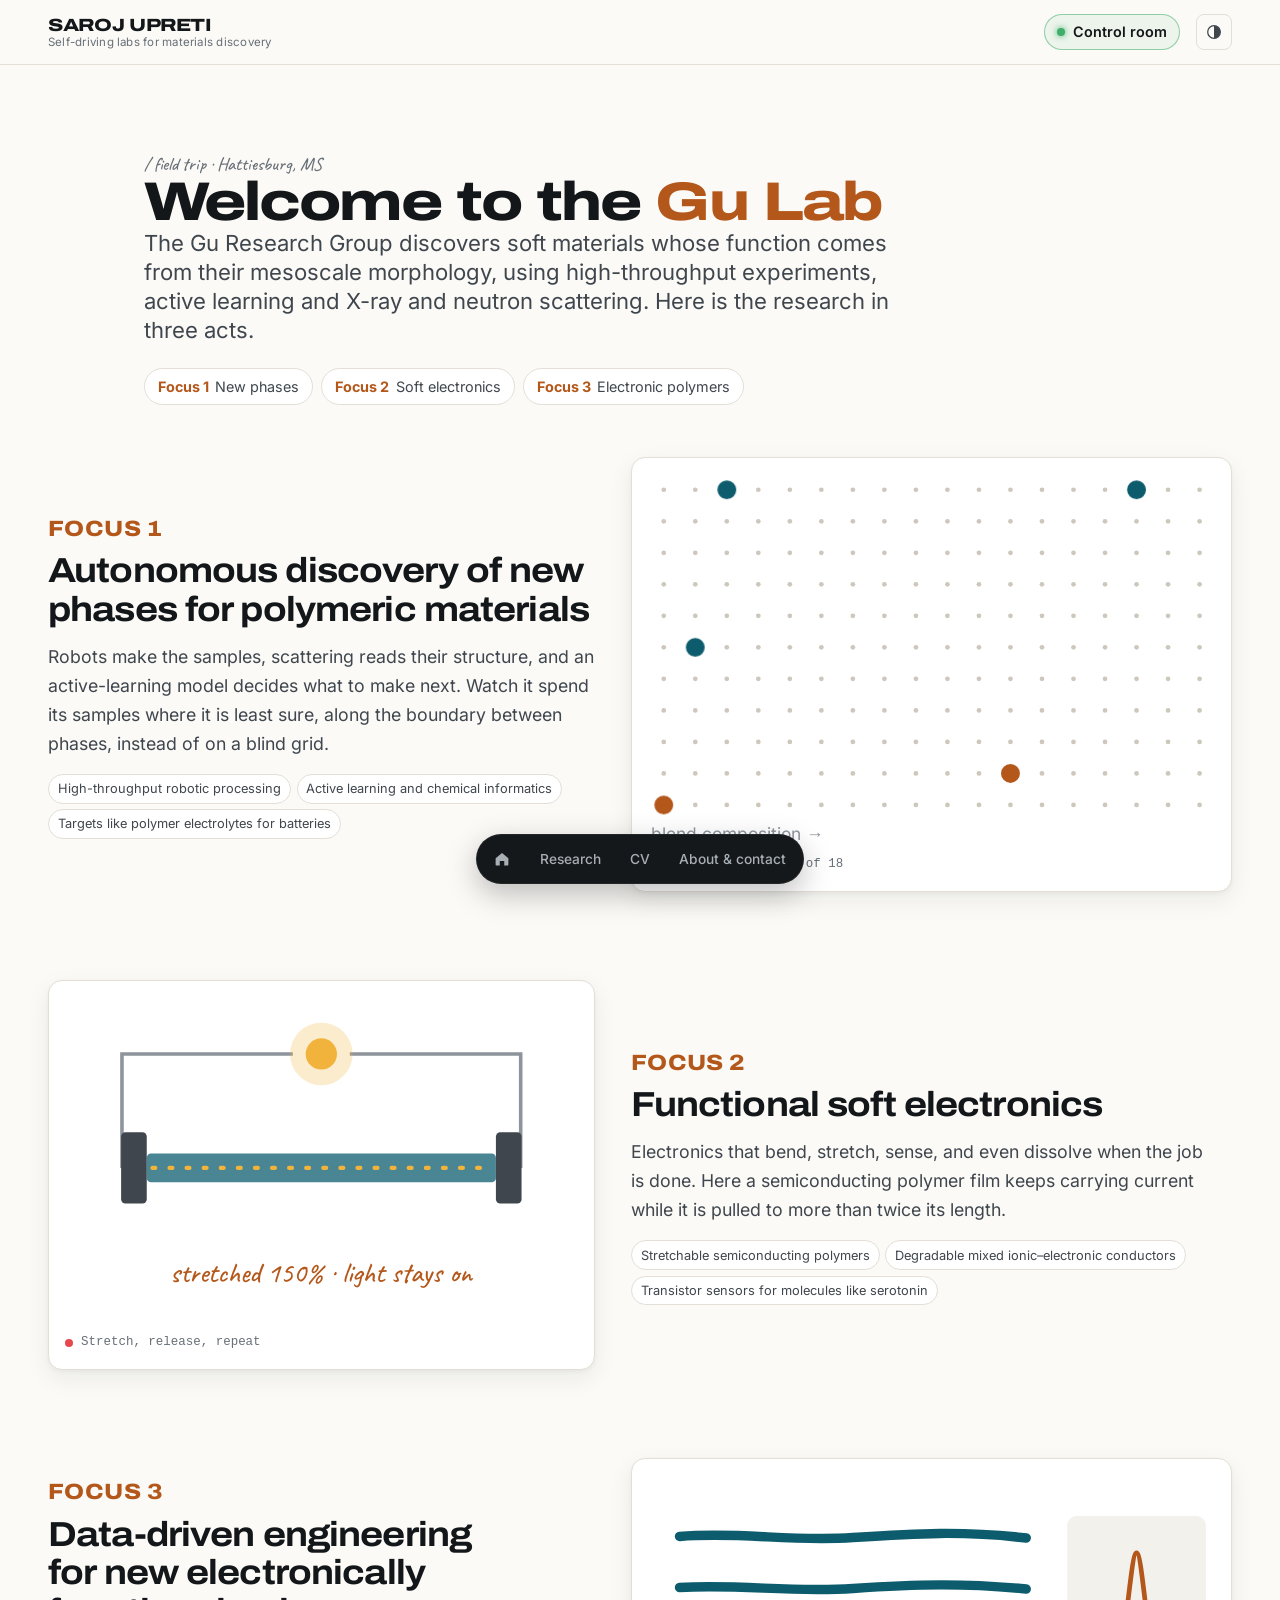
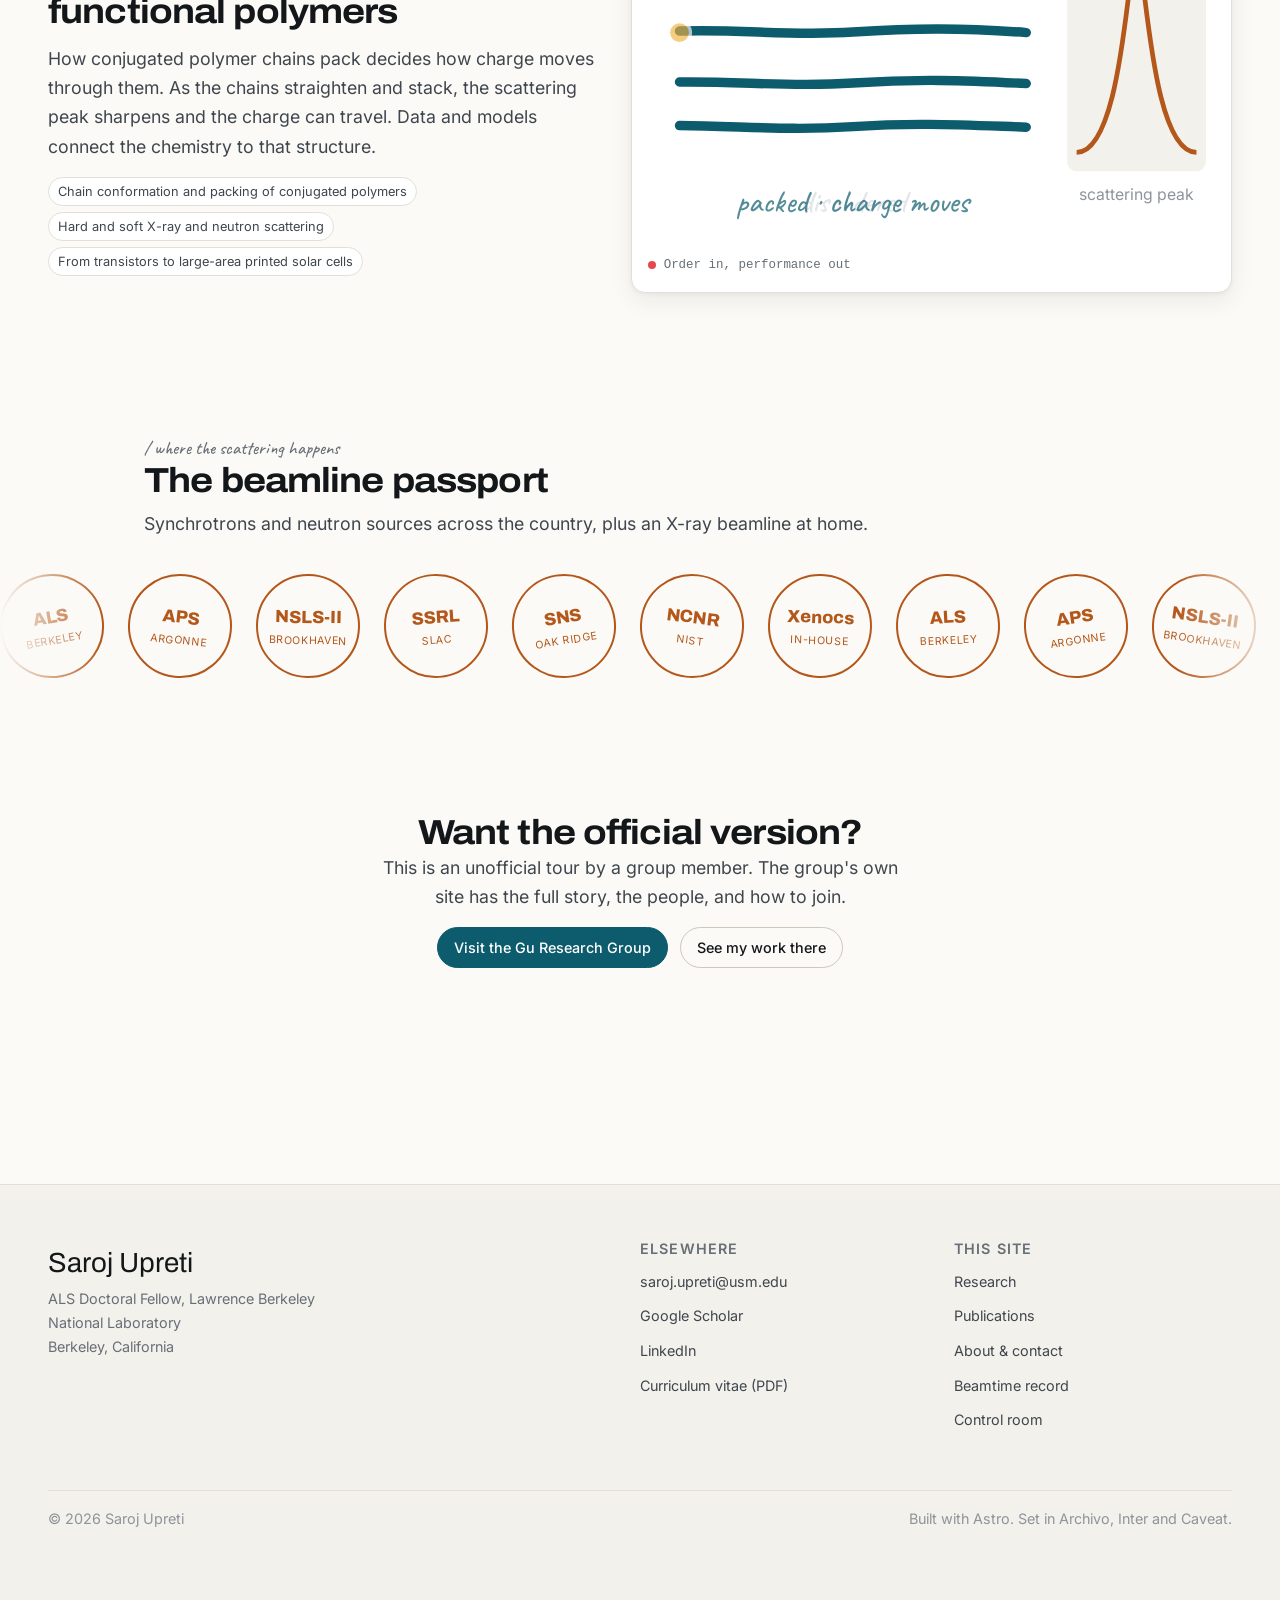
<file: gu-lab/index.html>
<!DOCTYPE html><html lang="en" data-astro-cid-hkbrpulz><head><meta charset="utf-8"><meta name="viewport" content="width=device-width, initial-scale=1, viewport-fit=cover"><title>A tour of the Gu Lab · Saroj Upreti</title><meta name="description" content="An unofficial tour of the Gu Research Group at Southern Miss: autonomous discovery of polymer phases, functional soft electronics, and data-driven electronically functional polymers."><link rel="canonical" href="https://www.sarojupreti.com/gu-lab"><link rel="sitemap" href="/sitemap-index.xml"><link rel="icon" href="/favicon.svg" type="image/svg+xml"><meta name="author" content="Saroj Upreti"><meta property="og:type" content="website"><meta property="og:site_name" content="Saroj Upreti"><meta property="og:title" content="A tour of the Gu Lab · Saroj Upreti"><meta property="og:description" content="An unofficial tour of the Gu Research Group at Southern Miss: autonomous discovery of polymer phases, functional soft electronics, and data-driven electronically functional polymers."><meta property="og:url" content="https://www.sarojupreti.com/gu-lab"><meta property="og:image" content="https://www.sarojupreti.com/images/og-default.png"><meta name="twitter:card" content="summary_large_image"><meta name="twitter:title" content="A tour of the Gu Lab · Saroj Upreti"><meta name="twitter:description" content="An unofficial tour of the Gu Research Group at Southern Miss: autonomous discovery of polymer phases, functional soft electronics, and data-driven electronically functional polymers."><meta name="twitter:image" content="https://www.sarojupreti.com/images/og-default.png"><script>
      (function () {
        // Lets components style their scripted state before first paint.
        document.documentElement.classList.add('js');
        try {
          var stored = localStorage.getItem('theme');
          if (stored === 'dark' || stored === 'light') {
            document.documentElement.dataset.theme = stored;
          }
        } catch (e) {
          /* Private browsing or blocked storage — system preference stands. */
        }
      })();
    </script><link rel="stylesheet" href="/_astro/Base.Cy3K6Y1S.css"><link rel="stylesheet" href="/_astro/gu-lab.CJom3oFB.css"></head><body data-astro-cid-hkbrpulz><a class="skip-link" href="#main" data-astro-cid-hkbrpulz>Skip to content</a><header class="topbar" data-astro-cid-nen7h5rs><div class="topbar__inner wrap--wide" data-astro-cid-nen7h5rs><a class="brand" href="/" data-astro-cid-nen7h5rs><span class="brand__name" data-astro-cid-nen7h5rs>Saroj Upreti</span><span class="brand__role" data-astro-cid-nen7h5rs>Self-driving labs for materials discovery</span></a><div class="topbar__actions" data-astro-cid-nen7h5rs><a class="topbar__lab" href="/lab" data-astro-cid-nen7h5rs><span class="topbar__lab-dot" aria-hidden="true" data-astro-cid-nen7h5rs></span>Control room</a><button class="theme-toggle" type="button" title="Change color theme" data-astro-cid-l6lhmie6><span class="sr-only" data-astro-cid-l6lhmie6>Color theme</span><svg class="icon icon--sun" width="18" height="18" viewBox="0 0 20 20" aria-hidden="true" data-astro-cid-l6lhmie6><circle cx="10" cy="10" r="3.6" fill="currentColor" data-astro-cid-l6lhmie6></circle><g stroke="currentColor" stroke-width="1.4" stroke-linecap="round" data-astro-cid-l6lhmie6><path d="M10 1.8v2M10 16.2v2M18.2 10h-2M3.8 10h-2M15.8 4.2l-1.4 1.4M5.6 14.4l-1.4 1.4M15.8 15.8l-1.4-1.4M5.6 5.6 4.2 4.2" data-astro-cid-l6lhmie6></path></g></svg><svg class="icon icon--moon" width="18" height="18" viewBox="0 0 20 20" aria-hidden="true" data-astro-cid-l6lhmie6><path d="M16.5 12.4A7 7 0 0 1 7.6 3.5a7 7 0 1 0 8.9 8.9Z" fill="currentColor" data-astro-cid-l6lhmie6></path></svg><svg class="icon icon--auto" width="18" height="18" viewBox="0 0 20 20" aria-hidden="true" data-astro-cid-l6lhmie6><circle cx="10" cy="10" r="7" fill="none" stroke="currentColor" stroke-width="1.4" data-astro-cid-l6lhmie6></circle><path d="M10 3a7 7 0 0 1 0 14Z" fill="currentColor" data-astro-cid-l6lhmie6></path></svg></button><script type="module">var e=[`light`,`dark`,`system`],t=document.documentElement,n=document.querySelector(`.theme-toggle`);function r(){let e=t.dataset.theme;return e===`light`||e===`dark`?e:`system`}function i(r){r===`system`?delete t.dataset.theme:t.dataset.theme=r;try{r===`system`?localStorage.removeItem(`theme`):localStorage.setItem(`theme`,r)}catch{}n?.setAttribute(`aria-label`,`Color theme: ${r}. Activate to switch to ${e[(e.indexOf(r)+1)%e.length]}.`)}i(r()),n?.addEventListener(`click`,()=>{i(e[(e.indexOf(r())+1)%e.length])});</script></div></div></header><nav class="dock" aria-label="Primary" data-astro-cid-nen7h5rs><span class="dock__progress" aria-hidden="true" data-astro-cid-nen7h5rs></span><a class="dock__home" href="/" data-astro-cid-nen7h5rs><svg width="18" height="18" viewBox="0 0 24 24" aria-hidden="true" data-astro-cid-nen7h5rs><path d="M3.5 11 12 4l8.5 7v8.5a1 1 0 0 1-1 1H15v-6H9v6H4.5a1 1 0 0 1-1-1z" fill="currentColor" data-astro-cid-nen7h5rs></path></svg><span class="sr-only" data-astro-cid-nen7h5rs>Home</span></a><ul class="dock__list" data-astro-cid-nen7h5rs><li data-astro-cid-nen7h5rs><a class="dock__link" href="/research" data-astro-cid-nen7h5rs>Research</a></li><li data-astro-cid-nen7h5rs><a class="dock__link" href="/cv" data-astro-cid-nen7h5rs>CV</a></li><li data-astro-cid-nen7h5rs><a class="dock__link" href="/about" data-astro-cid-nen7h5rs>About &amp; contact</a></li></ul><button class="dock__menu" type="button" aria-expanded="false" aria-controls="dock-sheet" data-astro-cid-nen7h5rs>Menu<svg width="12" height="12" viewBox="0 0 12 12" aria-hidden="true" data-astro-cid-nen7h5rs><path d="M2.5 7.5 6 4l3.5 3.5" fill="none" stroke="currentColor" stroke-width="1.6" stroke-linecap="round" stroke-linejoin="round" data-astro-cid-nen7h5rs></path></svg></button><div class="dock__sheet" id="dock-sheet" hidden data-astro-cid-nen7h5rs><ul data-astro-cid-nen7h5rs><li data-astro-cid-nen7h5rs><a href="/research" data-astro-cid-nen7h5rs>Research</a></li><li data-astro-cid-nen7h5rs><a href="/cv" data-astro-cid-nen7h5rs>CV</a></li><li data-astro-cid-nen7h5rs><a href="/about" data-astro-cid-nen7h5rs>About &amp; contact</a></li><li data-astro-cid-nen7h5rs><a href="/lab" data-astro-cid-nen7h5rs>Control room</a></li><li data-astro-cid-nen7h5rs><a href="/cv/CV_Saroj_Upreti.pdf" data-astro-cid-nen7h5rs>Download CV (PDF)</a></li></ul></div></nav><script type="module">var e=document.querySelector(`.dock`),t=e?.querySelector(`.dock__menu`),n=e?.querySelector(`#dock-sheet`),r=e=>{t?.setAttribute(`aria-expanded`,String(e)),n&&(n.hidden=!e)};if(t?.addEventListener(`click`,()=>r(t.getAttribute(`aria-expanded`)!==`true`)),document.addEventListener(`keydown`,e=>e.key===`Escape`&&r(!1)),document.addEventListener(`click`,t=>{e&&!e.contains(t.target)&&r(!1)}),e){let t=!1,n=window.scrollY,i=()=>{t=!1;let i=window.scrollY,a=document.documentElement.scrollHeight-window.innerHeight;e.style.setProperty(`--progress`,String(a>0?Math.min(1,i/a):0));let o=i-n;if(Math.abs(o)>6){let t=o>0&&i>160&&i<a-80&&!e.contains(document.activeElement);e.classList.toggle(`dock--away`,t),t&&r(!1),n=i}},a=()=>{t||(t=!0,requestAnimationFrame(i))};window.addEventListener(`scroll`,a,{passive:!0}),window.addEventListener(`resize`,a),i()}</script><main id="main" class="main" data-astro-cid-hkbrpulz><section class="section tour-head" data-astro-cid-ya5tcb26><div class="wrap" data-astro-cid-ya5tcb26><p class="hand" data-astro-cid-ya5tcb26>/ field trip · Hattiesburg, MS</p><h1 class="display-head" data-astro-cid-ya5tcb26>Welcome to the <span class="accent-word" data-astro-cid-ya5tcb26>Gu Lab</span></h1><p class="lede" data-astro-cid-ya5tcb26>The Gu Research Group discovers soft materials whose function comes from their mesoscale morphology, using high-throughput experiments, active learning and X-ray and neutron scattering. Here is the research in three acts.</p><nav class="jump" aria-label="Focus areas" data-astro-cid-ya5tcb26><a href="#focus-1" data-astro-cid-ya5tcb26><span data-astro-cid-ya5tcb26>Focus 1</span> New phases</a><a href="#focus-2" data-astro-cid-ya5tcb26><span data-astro-cid-ya5tcb26>Focus 2</span> Soft electronics</a><a href="#focus-3" data-astro-cid-ya5tcb26><span data-astro-cid-ya5tcb26>Focus 3</span> Electronic polymers</a></nav></div></section><div class="wrap--wide focuses" data-astro-cid-ya5tcb26><!-- Focus 1 --><section class="focus" id="focus-1" data-astro-cid-ya5tcb26><div class="focus__text" data-astro-cid-ya5tcb26><p class="focus__num" data-astro-cid-ya5tcb26>Focus 1</p><h2 data-astro-cid-ya5tcb26>Autonomous discovery of new phases for polymeric materials</h2><p data-astro-cid-ya5tcb26>Robots make the samples, scattering reads their structure, and an active-learning model decides what to make next. Watch it spend its samples where it is least sure, along the boundary between phases, instead of on a blind grid.</p><ul class="focus__points" data-astro-cid-ya5tcb26><li data-astro-cid-ya5tcb26>High-throughput robotic processing</li><li data-astro-cid-ya5tcb26>Active learning and chemical informatics</li><li data-astro-cid-ya5tcb26>Targets like polymer electrolytes for batteries</li></ul></div><figure class="focus__visual" data-astro-cid-ya5tcb26><svg class="phase" viewBox="0 0 360 236" role="img" aria-label="Animation: an AI places samples on a recipe map, clustering them along a hidden boundary between two phases, then the full phase map is revealed." data-astro-cid-ya5tcb26><g class="phase__map" data-astro-cid-ya5tcb26></g><path class="phase__line" d="" data-astro-cid-ya5tcb26></path><g class="phase__pts" data-astro-cid-ya5tcb26></g><text class="phase__label" x="2" y="232" data-astro-cid-ya5tcb26>blend composition →</text></svg><figcaption data-astro-cid-ya5tcb26><span class="live-dot" aria-hidden="true" data-astro-cid-ya5tcb26></span><span data-phase-status data-astro-cid-ya5tcb26>AI choosing samples…</span></figcaption></figure></section><!-- Focus 2 --><section class="focus focus--flip" id="focus-2" data-astro-cid-ya5tcb26><div class="focus__text" data-astro-cid-ya5tcb26><p class="focus__num" data-astro-cid-ya5tcb26>Focus 2</p><h2 data-astro-cid-ya5tcb26>Functional soft electronics</h2><p data-astro-cid-ya5tcb26>Electronics that bend, stretch, sense, and even dissolve when the job is done. Here a semiconducting polymer film keeps carrying current while it is pulled to more than twice its length.</p><ul class="focus__points" data-astro-cid-ya5tcb26><li data-astro-cid-ya5tcb26>Stretchable semiconducting polymers</li><li data-astro-cid-ya5tcb26>Degradable mixed ionic–electronic conductors</li><li data-astro-cid-ya5tcb26>Transistor sensors for molecules like serotonin</li></ul></div><figure class="focus__visual" data-astro-cid-ya5tcb26><svg class="stretch" viewBox="0 0 360 230" role="img" aria-label="Animation: a polymer film is stretched to more than twice its length and back while current keeps flowing through it and a light stays on." data-astro-cid-ya5tcb26><path class="stretch__wire" d="M40 120 V40 H160" data-astro-cid-ya5tcb26></path><path class="stretch__wire" d="M320 120 V40 H200" data-astro-cid-ya5tcb26></path><circle class="stretch__glow" cx="180" cy="40" r="22" data-astro-cid-ya5tcb26></circle><circle class="stretch__led" cx="180" cy="40" r="11" data-astro-cid-ya5tcb26></circle><rect class="stretch__film" x="130" y="105" width="100" height="30" rx="3" data-astro-cid-ya5tcb26><animate attributeName="x" values="130;55;130" dur="4s" repeatCount="indefinite" calcMode="spline" keySplines="0.45 0 0.55 1;0.45 0 0.55 1" data-astro-cid-ya5tcb26></animate><animate attributeName="width" values="100;250;100" dur="4s" repeatCount="indefinite" calcMode="spline" keySplines="0.45 0 0.55 1;0.45 0 0.55 1" data-astro-cid-ya5tcb26></animate><animate attributeName="height" values="30;20;30" dur="4s" repeatCount="indefinite" calcMode="spline" keySplines="0.45 0 0.55 1;0.45 0 0.55 1" data-astro-cid-ya5tcb26></animate><animate attributeName="y" values="105;110;105" dur="4s" repeatCount="indefinite" calcMode="spline" keySplines="0.45 0 0.55 1;0.45 0 0.55 1" data-astro-cid-ya5tcb26></animate></rect><line class="stretch__current" x1="134" y1="120" x2="226" y2="120" data-astro-cid-ya5tcb26><animate attributeName="x1" values="134;59;134" dur="4s" repeatCount="indefinite" calcMode="spline" keySplines="0.45 0 0.55 1;0.45 0 0.55 1" data-astro-cid-ya5tcb26></animate><animate attributeName="x2" values="226;301;226" dur="4s" repeatCount="indefinite" calcMode="spline" keySplines="0.45 0 0.55 1;0.45 0 0.55 1" data-astro-cid-ya5tcb26></animate></line><rect class="stretch__clamp" x="112" y="95" width="18" height="50" rx="3" data-astro-cid-ya5tcb26><animate attributeName="x" values="112;37;112" dur="4s" repeatCount="indefinite" calcMode="spline" keySplines="0.45 0 0.55 1;0.45 0 0.55 1" data-astro-cid-ya5tcb26></animate></rect><rect class="stretch__clamp" x="230" y="95" width="18" height="50" rx="3" data-astro-cid-ya5tcb26><animate attributeName="x" values="230;305;230" dur="4s" repeatCount="indefinite" calcMode="spline" keySplines="0.45 0 0.55 1;0.45 0 0.55 1" data-astro-cid-ya5tcb26></animate></rect><text class="stretch__note" x="180" y="200" text-anchor="middle" data-astro-cid-ya5tcb26>stretched 150% · light stays on</text></svg><figcaption data-astro-cid-ya5tcb26><span class="live-dot" aria-hidden="true" data-astro-cid-ya5tcb26></span>Stretch, release, repeat</figcaption></figure></section><!-- Focus 3 --><section class="focus" id="focus-3" data-astro-cid-ya5tcb26><div class="focus__text" data-astro-cid-ya5tcb26><p class="focus__num" data-astro-cid-ya5tcb26>Focus 3</p><h2 data-astro-cid-ya5tcb26>Data-driven engineering for new electronically functional polymers</h2><p data-astro-cid-ya5tcb26>How conjugated polymer chains pack decides how charge moves through them. As the chains straighten and stack, the scattering peak sharpens and the charge can travel. Data and models connect the chemistry to that structure.</p><ul class="focus__points" data-astro-cid-ya5tcb26><li data-astro-cid-ya5tcb26>Chain conformation and packing of conjugated polymers</li><li data-astro-cid-ya5tcb26>Hard and soft X-ray and neutron scattering</li><li data-astro-cid-ya5tcb26>From transistors to large-area printed solar cells</li></ul></div><figure class="focus__visual" data-astro-cid-ya5tcb26><svg class="pack" viewBox="0 0 360 236" role="img" aria-label="Animation: wavy polymer chains straighten and stack while a charge travels along them, and a scattering peak beside them sharpens from a broad bump to a narrow peak." data-astro-cid-ya5tcb26><path class="pack__chain" d="M20 34 C60 16 90 54 130 38 S200 12 240 40" data-astro-cid-ya5tcb26><animate attributeName="d" values="M20 34 C60 16 90 54 130 38 S200 12 240 40;M20 40 C60 40 90 40 130 40 S200 40 240 40;M20 40 C60 40 90 40 130 40 S200 40 240 40;M20 34 C60 16 90 54 130 38 S200 12 240 40" keyTimes="0;0.35;0.75;1" dur="7s" repeatCount="indefinite" calcMode="spline" keySplines="0.45 0 0.55 1;0 0 1 1;0.45 0 0.55 1" data-astro-cid-ya5tcb26></animate></path><path class="pack__chain" d="M20 78 C60 65 90 98 130 82 S200 61 240 84" data-astro-cid-ya5tcb26><animate attributeName="d" values="M20 78 C60 65 90 98 130 82 S200 61 240 84;M20 70 C60 70 90 70 130 70 S200 70 240 70;M20 70 C60 70 90 70 130 70 S200 70 240 70;M20 78 C60 65 90 98 130 82 S200 61 240 84" keyTimes="0;0.35;0.75;1" dur="7s" repeatCount="indefinite" calcMode="spline" keySplines="0.45 0 0.55 1;0 0 1 1;0.45 0 0.55 1" data-astro-cid-ya5tcb26></animate></path><path class="pack__chain" d="M20 94 C60 86 90 114 130 98 S200 82 240 100" data-astro-cid-ya5tcb26><animate attributeName="d" values="M20 94 C60 86 90 114 130 98 S200 82 240 100;M20 100 C60 100 90 100 130 100 S200 100 240 100;M20 100 C60 100 90 100 130 100 S200 100 240 100;M20 94 C60 86 90 114 130 98 S200 82 240 100" keyTimes="0;0.35;0.75;1" dur="7s" repeatCount="indefinite" calcMode="spline" keySplines="0.45 0 0.55 1;0 0 1 1;0.45 0 0.55 1" data-astro-cid-ya5tcb26></animate></path><path class="pack__chain" d="M20 138 C60 135 90 158 130 142 S200 131 240 144" data-astro-cid-ya5tcb26><animate attributeName="d" values="M20 138 C60 135 90 158 130 142 S200 131 240 144;M20 130 C60 130 90 130 130 130 S200 130 240 130;M20 130 C60 130 90 130 130 130 S200 130 240 130;M20 138 C60 135 90 158 130 142 S200 131 240 144" keyTimes="0;0.35;0.75;1" dur="7s" repeatCount="indefinite" calcMode="spline" keySplines="0.45 0 0.55 1;0 0 1 1;0.45 0 0.55 1" data-astro-cid-ya5tcb26></animate></path><path class="pack__chain" d="M20 154 C60 156 90 174 130 158 S200 152 240 160" data-astro-cid-ya5tcb26><animate attributeName="d" values="M20 154 C60 156 90 174 130 158 S200 152 240 160;M20 160 C60 160 90 160 130 160 S200 160 240 160;M20 160 C60 160 90 160 130 160 S200 160 240 160;M20 154 C60 156 90 174 130 158 S200 152 240 160" keyTimes="0;0.35;0.75;1" dur="7s" repeatCount="indefinite" calcMode="spline" keySplines="0.45 0 0.55 1;0 0 1 1;0.45 0 0.55 1" data-astro-cid-ya5tcb26></animate></path><circle class="pack__charge" r="7" cx="20" cy="100" opacity="0" data-astro-cid-ya5tcb26><animate attributeName="cx" values="20;20;240;240;20" keyTimes="0;0.38;0.72;0.8;1" dur="7s" repeatCount="indefinite" data-astro-cid-ya5tcb26></animate><animate attributeName="opacity" values="0;1;1;0;0" keyTimes="0;0.38;0.72;0.78;1" dur="7s" repeatCount="indefinite" data-astro-cid-ya5tcb26></animate></circle><g transform="translate(266 26)" data-astro-cid-ya5tcb26><rect class="pack__plot" width="88" height="162" rx="6" data-astro-cid-ya5tcb26></rect><path class="pack__peak" d="M6 150 C26 150 30 70 44 70 S62 150 82 150" data-astro-cid-ya5tcb26><animate attributeName="d" values="M6 150 C26 150 30 70 44 70 S62 150 82 150;M6 150 C38 150 40 14 44 14 S50 150 82 150;M6 150 C38 150 40 14 44 14 S50 150 82 150;M6 150 C26 150 30 70 44 70 S62 150 82 150" keyTimes="0;0.35;0.75;1" dur="7s" repeatCount="indefinite" calcMode="spline" keySplines="0.45 0 0.55 1;0 0 1 1;0.45 0 0.55 1" data-astro-cid-ya5tcb26></animate></path><text class="pack__axis" x="44" y="180" text-anchor="middle" data-astro-cid-ya5tcb26>scattering peak</text></g><text class="pack__state" x="130" y="214" text-anchor="middle" data-astro-cid-ya5tcb26>disordered<animate attributeName="opacity" values="1;0;0;1" keyTimes="0;0.3;0.8;1" dur="7s" repeatCount="indefinite" data-astro-cid-ya5tcb26></animate></text><text class="pack__state pack__state--on" x="130" y="214" text-anchor="middle" opacity="0" data-astro-cid-ya5tcb26>packed · charge moves<animate attributeName="opacity" values="0;1;1;0" keyTimes="0;0.35;0.75;1" dur="7s" repeatCount="indefinite" data-astro-cid-ya5tcb26></animate></text></svg><figcaption data-astro-cid-ya5tcb26><span class="live-dot" aria-hidden="true" data-astro-cid-ya5tcb26></span>Order in, performance out</figcaption></figure></section></div><section class="section tools" data-astro-cid-ya5tcb26><div class="wrap" data-astro-cid-ya5tcb26><p class="hand" data-astro-cid-ya5tcb26>/ where the scattering happens</p><h2 data-astro-cid-ya5tcb26>The beamline passport</h2><p data-astro-cid-ya5tcb26>Synchrotrons and neutron sources across the country, plus an X-ray beamline at home.</p></div><div class="marquee" role="img" aria-label="Facilities: ALS (Berkeley), APS (Argonne), NSLS-II (Brookhaven), SSRL (SLAC), SNS (Oak Ridge), NCNR (NIST), Xenocs (in-house)" data-astro-cid-ya5tcb26><ul class="marquee__track" aria-hidden="true" data-astro-cid-ya5tcb26><li class="stamp" style="--tilt:-10deg" data-astro-cid-ya5tcb26><span class="stamp__name" data-astro-cid-ya5tcb26>ALS</span><span class="stamp__where" data-astro-cid-ya5tcb26>Berkeley</span></li><li class="stamp" style="--tilt:6deg" data-astro-cid-ya5tcb26><span class="stamp__name" data-astro-cid-ya5tcb26>APS</span><span class="stamp__where" data-astro-cid-ya5tcb26>Argonne</span></li><li class="stamp" style="--tilt:1deg" data-astro-cid-ya5tcb26><span class="stamp__name" data-astro-cid-ya5tcb26>NSLS-II</span><span class="stamp__where" data-astro-cid-ya5tcb26>Brookhaven</span></li><li class="stamp" style="--tilt:-4deg" data-astro-cid-ya5tcb26><span class="stamp__name" data-astro-cid-ya5tcb26>SSRL</span><span class="stamp__where" data-astro-cid-ya5tcb26>SLAC</span></li><li class="stamp" style="--tilt:-9deg" data-astro-cid-ya5tcb26><span class="stamp__name" data-astro-cid-ya5tcb26>SNS</span><span class="stamp__where" data-astro-cid-ya5tcb26>Oak Ridge</span></li><li class="stamp" style="--tilt:7deg" data-astro-cid-ya5tcb26><span class="stamp__name" data-astro-cid-ya5tcb26>NCNR</span><span class="stamp__where" data-astro-cid-ya5tcb26>NIST</span></li><li class="stamp" style="--tilt:2deg" data-astro-cid-ya5tcb26><span class="stamp__name" data-astro-cid-ya5tcb26>Xenocs</span><span class="stamp__where" data-astro-cid-ya5tcb26>in-house</span></li><li class="stamp" style="--tilt:-3deg" data-astro-cid-ya5tcb26><span class="stamp__name" data-astro-cid-ya5tcb26>ALS</span><span class="stamp__where" data-astro-cid-ya5tcb26>Berkeley</span></li><li class="stamp" style="--tilt:-8deg" data-astro-cid-ya5tcb26><span class="stamp__name" data-astro-cid-ya5tcb26>APS</span><span class="stamp__where" data-astro-cid-ya5tcb26>Argonne</span></li><li class="stamp" style="--tilt:8deg" data-astro-cid-ya5tcb26><span class="stamp__name" data-astro-cid-ya5tcb26>NSLS-II</span><span class="stamp__where" data-astro-cid-ya5tcb26>Brookhaven</span></li><li class="stamp" style="--tilt:3deg" data-astro-cid-ya5tcb26><span class="stamp__name" data-astro-cid-ya5tcb26>SSRL</span><span class="stamp__where" data-astro-cid-ya5tcb26>SLAC</span></li><li class="stamp" style="--tilt:-2deg" data-astro-cid-ya5tcb26><span class="stamp__name" data-astro-cid-ya5tcb26>SNS</span><span class="stamp__where" data-astro-cid-ya5tcb26>Oak Ridge</span></li><li class="stamp" style="--tilt:-7deg" data-astro-cid-ya5tcb26><span class="stamp__name" data-astro-cid-ya5tcb26>NCNR</span><span class="stamp__where" data-astro-cid-ya5tcb26>NIST</span></li><li class="stamp" style="--tilt:9deg" data-astro-cid-ya5tcb26><span class="stamp__name" data-astro-cid-ya5tcb26>Xenocs</span><span class="stamp__where" data-astro-cid-ya5tcb26>in-house</span></li></ul></div></section><section class="wrap finale" data-astro-cid-ya5tcb26><h2 data-astro-cid-ya5tcb26>Want the official version?</h2><p data-astro-cid-ya5tcb26>This is an unofficial tour by a group member. The group's own site has the full story, the people, and how to join.</p><div class="finale__actions" data-astro-cid-ya5tcb26><a class="btn" href="https://xiaodangu.wixsite.com/guresearchgroup" rel="noopener" data-astro-cid-ya5tcb26>Visit the Gu Research Group</a><a class="btn btn--ghost" href="/research" data-astro-cid-ya5tcb26>See my work there</a></div></section></main><footer class="footer" data-astro-cid-jo6i4kqk><div class="wrap--wide footer__inner" data-astro-cid-jo6i4kqk><div class="footer__identity" data-astro-cid-jo6i4kqk><p class="footer__name" data-astro-cid-jo6i4kqk>Saroj Upreti</p><p class="footer__role" data-astro-cid-jo6i4kqk>ALS Doctoral Fellow, Lawrence Berkeley National Laboratory</p><p class="footer__role" data-astro-cid-jo6i4kqk>Berkeley, California</p></div><nav class="footer__links" aria-label="Elsewhere" data-astro-cid-jo6i4kqk><h2 class="footer__heading" data-astro-cid-jo6i4kqk>Elsewhere</h2><ul data-astro-cid-jo6i4kqk><li data-astro-cid-jo6i4kqk><a href="mailto:saroj.upreti@usm.edu" data-astro-cid-jo6i4kqk>saroj.upreti@usm.edu</a></li><li data-astro-cid-jo6i4kqk><a href="https://scholar.google.com/citations?user=iVIrursAAAAJ&amp;hl=en" rel="me noopener" data-astro-cid-jo6i4kqk>Google Scholar</a></li><li data-astro-cid-jo6i4kqk><a href="https://www.linkedin.com/in/saroj-upreti/" rel="me noopener" data-astro-cid-jo6i4kqk>LinkedIn</a></li><li data-astro-cid-jo6i4kqk><a href="/cv/CV_Saroj_Upreti.pdf" data-astro-cid-jo6i4kqk>Curriculum vitae (PDF)</a></li></ul></nav><nav class="footer__links" aria-label="Site" data-astro-cid-jo6i4kqk><h2 class="footer__heading" data-astro-cid-jo6i4kqk>This site</h2><ul data-astro-cid-jo6i4kqk><li data-astro-cid-jo6i4kqk><a href="/research" data-astro-cid-jo6i4kqk>Research</a></li><li data-astro-cid-jo6i4kqk><a href="/research#publications" data-astro-cid-jo6i4kqk>Publications</a></li><li data-astro-cid-jo6i4kqk><a href="/about#contact" data-astro-cid-jo6i4kqk>About &amp; contact</a></li><li data-astro-cid-jo6i4kqk><a href="/cv#beamtime" data-astro-cid-jo6i4kqk>Beamtime record</a></li><li data-astro-cid-jo6i4kqk><a href="/lab" data-astro-cid-jo6i4kqk>Control room</a></li></ul></nav></div><div class="wrap--wide footer__baseline" data-astro-cid-jo6i4kqk><p data-astro-cid-jo6i4kqk>© 2026 Saroj Upreti</p><p data-astro-cid-jo6i4kqk>Built with Astro. Set in Archivo, Inter and Caveat.</p></div></footer></body></html><script type="module">var e=document.querySelector(`.phase`),t=e.querySelector(`.phase__map`),n=e.querySelector(`.phase__pts`),r=e.querySelector(`.phase__line`),i=document.querySelector(`[data-phase-status]`),a=`http://www.w3.org/2000/svg`,o=18,s=11,c=20,l=18,u=window.matchMedia(`(prefers-reduced-motion: reduce)`).matches,d=()=>5,f=(e,t)=>e+.5<d(t+.5)?`a`:`b`;function p(e,t){let n=document.createElementNS(a,e);for(let[e,r]of Object.entries(t))n.setAttribute(e,String(r));return n}function m(){let e=3.5+Math.random()*4,t=1.2+Math.random()*1.8,n=.25+Math.random()*.25,r=Math.random()*6;d=i=>e+t*Math.sin(i*n+r)}function h(){t.innerHTML=``;for(let e=0;e<s;e++)for(let n=0;n<o;n++)t.append(p(`circle`,{class:`grid-dot`,cx:n*c+c/2,cy:e*c+c/2,r:1.5})),t.append(p(`rect`,{class:`cell cell--${f(e,n)}`,x:n*c+1,y:e*c+1,width:18,height:18,rx:3,opacity:0}));let e=Array.from({length:37},(e,t)=>{let n=t/2;return`${t?`L`:`M`}${(n*c).toFixed(1)} ${(d(n)*c).toFixed(1)}`}).join(` `);r.setAttribute(`d`,e),r.style.opacity=`0`}function g(e){let t={r:0,c:0},n=-1/0;for(let r=0;r<s;r++)for(let i=0;i<o;i++){if(e.some(e=>e.r===r&&e.c===i))continue;let a=1/0,o=1/0;for(let t of e){let e=Math.hypot(t.r-r,(t.c-i)*.8);t.p===`a`?a=Math.min(a,e):o=Math.min(o,e)}let s=Math.min(a,o),c=(a<1/0&&o<1/0?-Math.abs(a-o)*2.5+Math.min(s,3):s===1/0?Math.random():s)+Math.random()*.3;c>n&&(n=c,t={r,c:i})}return t}var _=e=>new Promise(t=>window.setTimeout(t,e));async function v(){for(;;){m(),h(),n.innerHTML=``;let e=[];for(let t=0;t<l;t++){let{r,c:a}=g(e),o=f(r,a);e.push({r,c:a,p:o});let s=a*c+c/2,d=r*c+c/2;n.append(p(`circle`,{class:`ring`,cx:s,cy:d,r:8})),n.append(p(`circle`,{class:`pt pt--${o}`,cx:s,cy:d,r:7})),i.textContent=`AI picked sample ${t+1} of ${l}`,u||await _(420)}if(i.textContent=`Phase map revealed: the samples trace the boundary`,t.querySelectorAll(`rect`).forEach(e=>e.setAttribute(`opacity`,`0.28`)),r.style.opacity=`1`,u)return;await _(3200)}}v(),u&&document.querySelectorAll(`.stretch, .pack`).forEach(e=>e.pauseAnimations());</script>
</file>
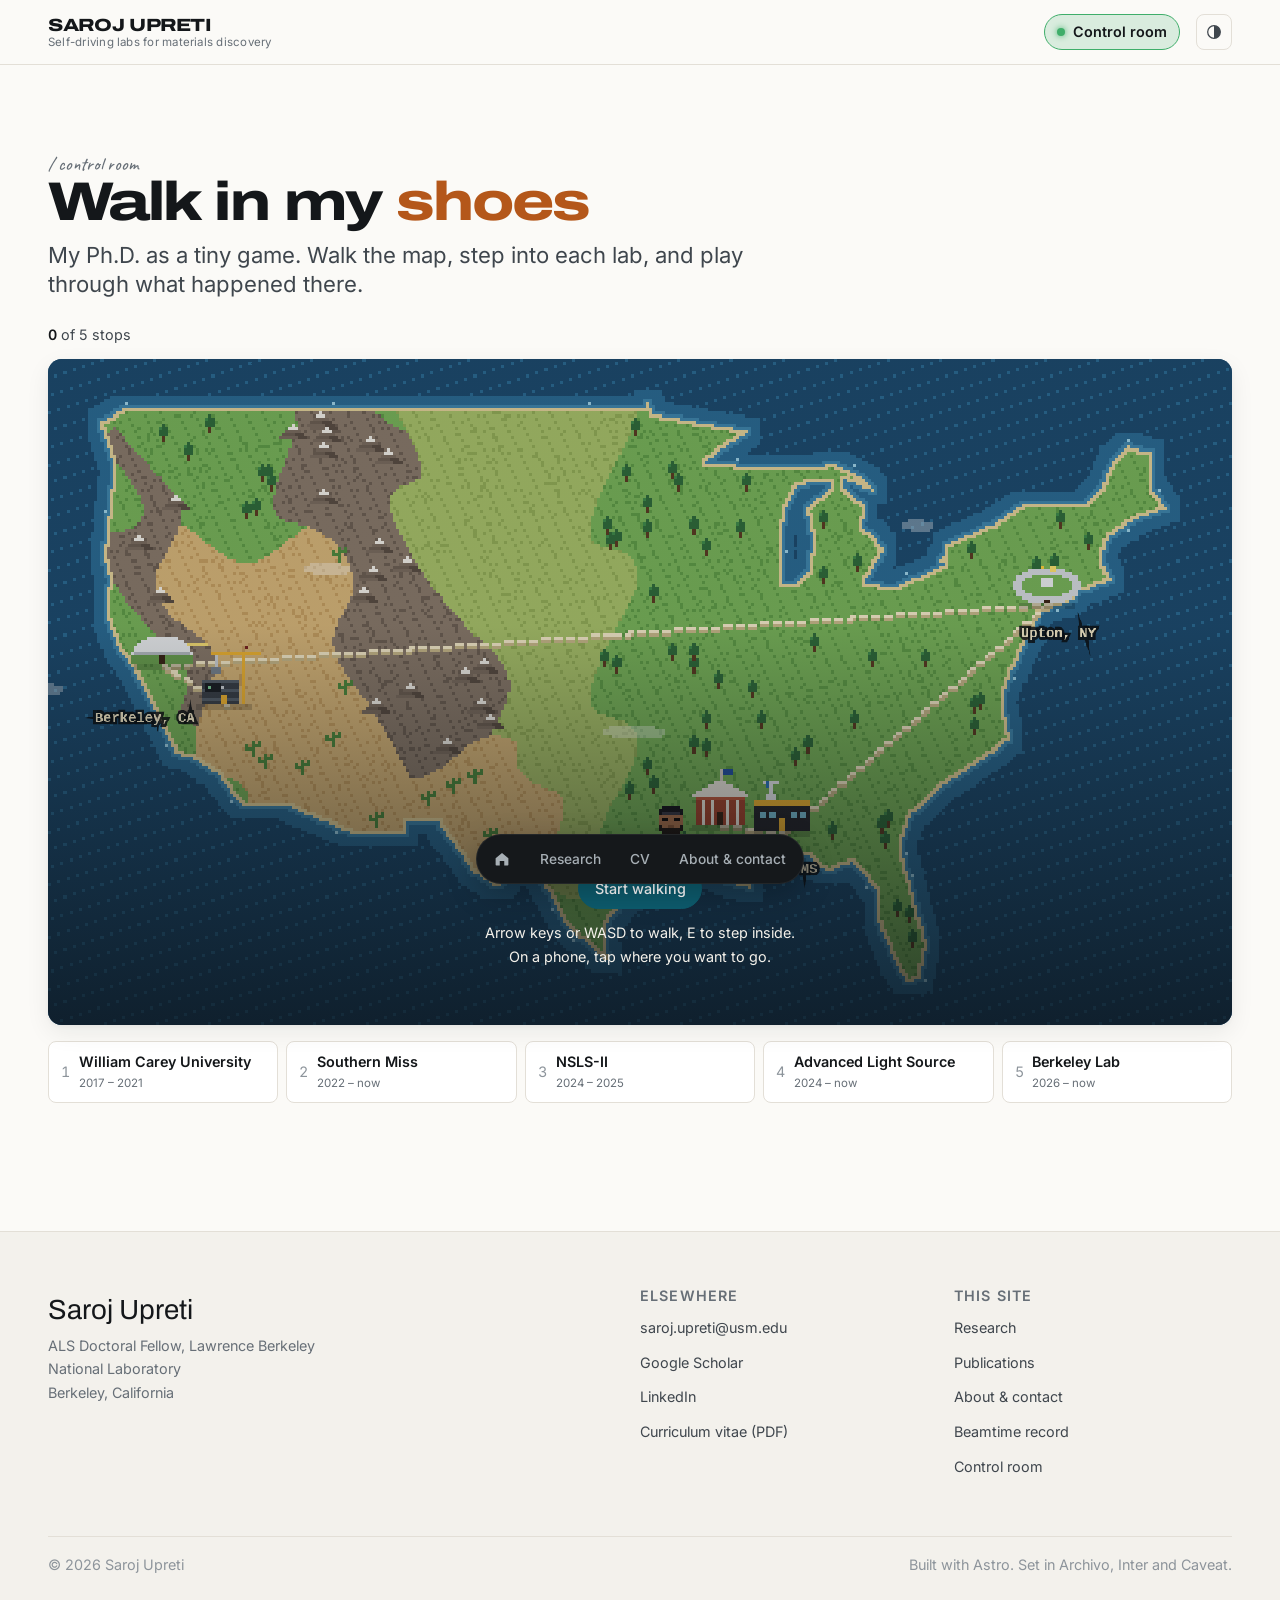
<file: lab/index.html>
<!DOCTYPE html><html lang="en" data-astro-cid-hkbrpulz><head><meta charset="utf-8"><meta name="viewport" content="width=device-width, initial-scale=1, viewport-fit=cover"><title>Control room · Saroj Upreti</title><meta name="description" content="Walk through Saroj Upreti's Ph.D. as a pixel-art game: robots, synchrotrons, nanoscale films and a real Bayesian optimizer."><link rel="canonical" href="https://www.sarojupreti.com/lab"><link rel="sitemap" href="/sitemap-index.xml"><link rel="icon" href="/favicon.svg" type="image/svg+xml"><meta name="author" content="Saroj Upreti"><meta property="og:type" content="website"><meta property="og:site_name" content="Saroj Upreti"><meta property="og:title" content="Control room · Saroj Upreti"><meta property="og:description" content="Walk through Saroj Upreti's Ph.D. as a pixel-art game: robots, synchrotrons, nanoscale films and a real Bayesian optimizer."><meta property="og:url" content="https://www.sarojupreti.com/lab"><meta property="og:image" content="https://www.sarojupreti.com/images/og-default.png"><meta name="twitter:card" content="summary_large_image"><meta name="twitter:title" content="Control room · Saroj Upreti"><meta name="twitter:description" content="Walk through Saroj Upreti's Ph.D. as a pixel-art game: robots, synchrotrons, nanoscale films and a real Bayesian optimizer."><meta name="twitter:image" content="https://www.sarojupreti.com/images/og-default.png"><script>
      (function () {
        // Lets components style their scripted state before first paint.
        document.documentElement.classList.add('js');
        try {
          var stored = localStorage.getItem('theme');
          if (stored === 'dark' || stored === 'light') {
            document.documentElement.dataset.theme = stored;
          }
        } catch (e) {
          /* Private browsing or blocked storage — system preference stands. */
        }
      })();
    </script><link rel="stylesheet" href="/_astro/Base.Cy3K6Y1S.css"><style>.video[data-astro-cid-yngxbivw]{margin-block:var(--space-xl)}.video--wide[data-astro-cid-yngxbivw]{width:min(100vw - var(--gutter) * 2, var(--width-wide));margin-inline:calc(50% - min(50vw - var(--gutter), var(--width-wide) / 2))}.video__el[data-astro-cid-yngxbivw],.video__facade[data-astro-cid-yngxbivw],.video__placeholder[data-astro-cid-yngxbivw]{border-radius:var(--radius-lg);background:var(--bg-sunken);width:100%;overflow:hidden}.video__el[data-astro-cid-yngxbivw]{border:var(--border);object-fit:cover}.video__facade[data-astro-cid-yngxbivw]{border:var(--border);cursor:pointer;place-items:center;display:grid;position:relative}.video__poster[data-astro-cid-yngxbivw]{object-fit:cover;width:100%;height:100%;position:absolute;inset:0}.video__play[data-astro-cid-yngxbivw]{border-radius:var(--radius-full);background:color-mix(in oklab, var(--surface) 92%, transparent);width:4rem;height:4rem;color:var(--accent);cursor:pointer;box-shadow:var(--shadow-md);transition:transform var(--duration) var(--ease);border:none;justify-content:center;align-items:center;padding-inline-start:.2rem;display:inline-flex;position:relative}.video__play[data-astro-cid-yngxbivw]:hover{transform:scale(1.06)}.video__facade[data-astro-cid-yngxbivw] iframe{border:0;width:100%;height:100%;position:absolute;inset:0}.video__placeholder[data-astro-cid-yngxbivw]{padding:var(--space-lg);text-align:center;color:var(--ink-faint);border:1px dashed var(--rule-strong);background:repeating-linear-gradient(-45deg, var(--bg-sunken), var(--bg-sunken) 10px, transparent 10px, transparent 20px);flex-direction:column;justify-content:center;align-items:center;gap:.3rem;display:flex}.video__placeholder-label[data-astro-cid-yngxbivw]{font-size:var(--step--1);color:var(--ink-muted);max-width:44ch}.video__placeholder-path[data-astro-cid-yngxbivw]{border-radius:var(--radius-sm);background:var(--surface);border:var(--border);padding:.1em .45em;font-size:.74rem}.video__placeholder-spec[data-astro-cid-yngxbivw]{font-size:.72rem}.video__caption[data-astro-cid-yngxbivw]{font-size:var(--step--1);color:var(--ink-muted);max-width:var(--measure);margin-block-start:var(--space-sm)}
@layer astro.images{:where([data-astro-image]){height:auto}:where([data-astro-image=full-width]){width:100%}:where([data-astro-image=constrained]){max-width:100%}[data-astro-image-fit=fill]{object-fit:fill}[data-astro-image-fit=contain]{object-fit:contain}[data-astro-image-fit=cover]{object-fit:cover}[data-astro-image-fit=scale-down]{object-fit:scale-down}[data-astro-image-pos=top]{object-position:top}[data-astro-image-pos=bottom]{object-position:bottom}[data-astro-image-pos=left]{object-position:left}[data-astro-image-pos=right]{object-position:right}[data-astro-image-pos=center]{object-position:center}[data-astro-image-pos=top-left]{object-position:top left}[data-astro-image-pos=top-right]{object-position:top right}[data-astro-image-pos=top-center]{object-position:top center}[data-astro-image-pos=bottom-left]{object-position:bottom left}[data-astro-image-pos=bottom-right]{object-position:bottom right}[data-astro-image-pos=bottom-center]{object-position:bottom center}[data-astro-image-pos=left-top]{object-position:left top}[data-astro-image-pos=left-bottom]{object-position:left bottom}[data-astro-image-pos=left-center]{object-position:left center}[data-astro-image-pos=right-top]{object-position:right top}[data-astro-image-pos=right-bottom]{object-position:right bottom}[data-astro-image-pos=right-center]{object-position:right center}[data-astro-image-pos=center-top]{object-position:center top}[data-astro-image-pos=center-bottom]{object-position:center bottom}[data-astro-image-pos=center-left]{object-position:center left}[data-astro-image-pos=center-right]{object-position:center right}}
</style><link rel="stylesheet" href="/_astro/lab.DZSl8lvb.css"></head><body data-astro-cid-hkbrpulz><a class="skip-link" href="#main" data-astro-cid-hkbrpulz>Skip to content</a><header class="topbar" data-astro-cid-nen7h5rs><div class="topbar__inner wrap--wide" data-astro-cid-nen7h5rs><a class="brand" href="/" data-astro-cid-nen7h5rs><span class="brand__name" data-astro-cid-nen7h5rs>Saroj Upreti</span><span class="brand__role" data-astro-cid-nen7h5rs>Self-driving labs for materials discovery</span></a><div class="topbar__actions" data-astro-cid-nen7h5rs><a class="topbar__lab" href="/lab" aria-current="page" data-astro-cid-nen7h5rs><span class="topbar__lab-dot" aria-hidden="true" data-astro-cid-nen7h5rs></span>Control room</a><button class="theme-toggle" type="button" title="Change color theme" data-astro-cid-l6lhmie6><span class="sr-only" data-astro-cid-l6lhmie6>Color theme</span><svg class="icon icon--sun" width="18" height="18" viewBox="0 0 20 20" aria-hidden="true" data-astro-cid-l6lhmie6><circle cx="10" cy="10" r="3.6" fill="currentColor" data-astro-cid-l6lhmie6></circle><g stroke="currentColor" stroke-width="1.4" stroke-linecap="round" data-astro-cid-l6lhmie6><path d="M10 1.8v2M10 16.2v2M18.2 10h-2M3.8 10h-2M15.8 4.2l-1.4 1.4M5.6 14.4l-1.4 1.4M15.8 15.8l-1.4-1.4M5.6 5.6 4.2 4.2" data-astro-cid-l6lhmie6></path></g></svg><svg class="icon icon--moon" width="18" height="18" viewBox="0 0 20 20" aria-hidden="true" data-astro-cid-l6lhmie6><path d="M16.5 12.4A7 7 0 0 1 7.6 3.5a7 7 0 1 0 8.9 8.9Z" fill="currentColor" data-astro-cid-l6lhmie6></path></svg><svg class="icon icon--auto" width="18" height="18" viewBox="0 0 20 20" aria-hidden="true" data-astro-cid-l6lhmie6><circle cx="10" cy="10" r="7" fill="none" stroke="currentColor" stroke-width="1.4" data-astro-cid-l6lhmie6></circle><path d="M10 3a7 7 0 0 1 0 14Z" fill="currentColor" data-astro-cid-l6lhmie6></path></svg></button><script type="module">var e=[`light`,`dark`,`system`],t=document.documentElement,n=document.querySelector(`.theme-toggle`);function r(){let e=t.dataset.theme;return e===`light`||e===`dark`?e:`system`}function i(r){r===`system`?delete t.dataset.theme:t.dataset.theme=r;try{r===`system`?localStorage.removeItem(`theme`):localStorage.setItem(`theme`,r)}catch{}n?.setAttribute(`aria-label`,`Color theme: ${r}. Activate to switch to ${e[(e.indexOf(r)+1)%e.length]}.`)}i(r()),n?.addEventListener(`click`,()=>{i(e[(e.indexOf(r())+1)%e.length])});</script></div></div></header><nav class="dock" aria-label="Primary" data-astro-cid-nen7h5rs><span class="dock__progress" aria-hidden="true" data-astro-cid-nen7h5rs></span><a class="dock__home" href="/" data-astro-cid-nen7h5rs><svg width="18" height="18" viewBox="0 0 24 24" aria-hidden="true" data-astro-cid-nen7h5rs><path d="M3.5 11 12 4l8.5 7v8.5a1 1 0 0 1-1 1H15v-6H9v6H4.5a1 1 0 0 1-1-1z" fill="currentColor" data-astro-cid-nen7h5rs></path></svg><span class="sr-only" data-astro-cid-nen7h5rs>Home</span></a><ul class="dock__list" data-astro-cid-nen7h5rs><li data-astro-cid-nen7h5rs><a class="dock__link" href="/research" data-astro-cid-nen7h5rs>Research</a></li><li data-astro-cid-nen7h5rs><a class="dock__link" href="/cv" data-astro-cid-nen7h5rs>CV</a></li><li data-astro-cid-nen7h5rs><a class="dock__link" href="/about" data-astro-cid-nen7h5rs>About &amp; contact</a></li></ul><button class="dock__menu" type="button" aria-expanded="false" aria-controls="dock-sheet" data-astro-cid-nen7h5rs>Menu<svg width="12" height="12" viewBox="0 0 12 12" aria-hidden="true" data-astro-cid-nen7h5rs><path d="M2.5 7.5 6 4l3.5 3.5" fill="none" stroke="currentColor" stroke-width="1.6" stroke-linecap="round" stroke-linejoin="round" data-astro-cid-nen7h5rs></path></svg></button><div class="dock__sheet" id="dock-sheet" hidden data-astro-cid-nen7h5rs><ul data-astro-cid-nen7h5rs><li data-astro-cid-nen7h5rs><a href="/research" data-astro-cid-nen7h5rs>Research</a></li><li data-astro-cid-nen7h5rs><a href="/cv" data-astro-cid-nen7h5rs>CV</a></li><li data-astro-cid-nen7h5rs><a href="/about" data-astro-cid-nen7h5rs>About &amp; contact</a></li><li data-astro-cid-nen7h5rs><a href="/lab" data-astro-cid-nen7h5rs>Control room</a></li><li data-astro-cid-nen7h5rs><a href="/cv/CV_Saroj_Upreti.pdf" data-astro-cid-nen7h5rs>Download CV (PDF)</a></li></ul></div></nav><script type="module">var e=document.querySelector(`.dock`),t=e?.querySelector(`.dock__menu`),n=e?.querySelector(`#dock-sheet`),r=e=>{t?.setAttribute(`aria-expanded`,String(e)),n&&(n.hidden=!e)};if(t?.addEventListener(`click`,()=>r(t.getAttribute(`aria-expanded`)!==`true`)),document.addEventListener(`keydown`,e=>e.key===`Escape`&&r(!1)),document.addEventListener(`click`,t=>{e&&!e.contains(t.target)&&r(!1)}),e){let t=!1,n=window.scrollY,i=()=>{t=!1;let i=window.scrollY,a=document.documentElement.scrollHeight-window.innerHeight;e.style.setProperty(`--progress`,String(a>0?Math.min(1,i/a):0));let o=i-n;if(Math.abs(o)>6){let t=o>0&&i>160&&i<a-80&&!e.contains(document.activeElement);e.classList.toggle(`dock--away`,t),t&&r(!1),n=i}},a=()=>{t||(t=!0,requestAnimationFrame(i))};window.addEventListener(`scroll`,a,{passive:!0}),window.addEventListener(`resize`,a),i()}</script><main id="main" class="main" data-astro-cid-hkbrpulz><section class="section intro" data-astro-cid-hm5x5xwy><div class="wrap--wide" data-astro-cid-hm5x5xwy><p class="hand" data-astro-cid-hm5x5xwy>/ control room</p><h1 class="display-head" data-astro-cid-hm5x5xwy>Walk in my <span class="accent-word" data-astro-cid-hm5x5xwy>shoes</span></h1><p class="lede" data-astro-cid-hm5x5xwy>My Ph.D. as a tiny game. Walk the map, step into each lab, and play through what happened there.</p></div></section><section class="wrap--wide" data-astro-cid-hm5x5xwy><div class="hud" aria-live="polite" data-astro-cid-hm5x5xwy><p class="hud__progress" data-astro-cid-hm5x5xwy><strong id="progress" data-astro-cid-hm5x5xwy>0</strong> of 5 stops</p><ul class="hud__rewards" id="rewards" data-astro-cid-hm5x5xwy><li data-reward="brain" hidden data-astro-cid-hm5x5xwy><span class="hud__icon" data-icon="brain" aria-hidden="true" data-astro-cid-hm5x5xwy></span>Neural net</li><li data-reward="robot" hidden data-astro-cid-hm5x5xwy><span class="hud__icon" data-icon="robot" aria-hidden="true" data-astro-cid-hm5x5xwy></span>Robot sidekick</li><li data-reward="shades" hidden data-astro-cid-hm5x5xwy><span class="hud__icon" data-icon="shades" aria-hidden="true" data-astro-cid-hm5x5xwy></span>Beamline shades</li><li data-reward="flannel" hidden data-astro-cid-hm5x5xwy><span class="hud__icon" data-icon="flannel" aria-hidden="true" data-astro-cid-hm5x5xwy></span>Flannel</li><li data-reward="battery" hidden data-astro-cid-hm5x5xwy><span class="hud__icon" data-icon="battery" aria-hidden="true" data-astro-cid-hm5x5xwy></span>Fully charged</li></ul><div class="hud__wardrobe" id="wardrobe" hidden data-astro-cid-hm5x5xwy><label hidden data-wear="shades" data-astro-cid-hm5x5xwy><input type="checkbox" data-astro-cid-hm5x5xwy> Shades</label><label hidden data-wear="flannel" data-astro-cid-hm5x5xwy><input type="checkbox" data-astro-cid-hm5x5xwy> Flannel</label></div></div><div class="stage" data-astro-cid-hm5x5xwy><canvas id="world" tabindex="0" aria-label="Pixel map of the United States. Use the arrow keys to walk and E to enter a stop, or use the stop list below." data-astro-cid-hm5x5xwy></canvas><div class="stage__start" id="start" data-astro-cid-hm5x5xwy><button class="btn" type="button" data-astro-cid-hm5x5xwy>Start walking</button><p data-astro-cid-hm5x5xwy>Arrow keys or WASD to walk, E to step inside.<br data-astro-cid-hm5x5xwy>On a phone, tap where you want to go.</p></div></div><ol class="journal" aria-label="Stops" data-astro-cid-hm5x5xwy><li data-astro-cid-hm5x5xwy><button type="button" data-goto="wcu" data-astro-cid-hm5x5xwy><span class="journal__n" data-astro-cid-hm5x5xwy>1</span><span class="journal__name" data-astro-cid-hm5x5xwy>William Carey University</span><span class="journal__years" data-astro-cid-hm5x5xwy>2017 – 2021</span><span class="journal__done" aria-label="finished" hidden data-astro-cid-hm5x5xwy>★</span></button></li><li data-astro-cid-hm5x5xwy><button type="button" data-goto="usm" data-astro-cid-hm5x5xwy><span class="journal__n" data-astro-cid-hm5x5xwy>2</span><span class="journal__name" data-astro-cid-hm5x5xwy>Southern Miss</span><span class="journal__years" data-astro-cid-hm5x5xwy>2022 – now</span><span class="journal__done" aria-label="finished" hidden data-astro-cid-hm5x5xwy>★</span></button></li><li data-astro-cid-hm5x5xwy><button type="button" data-goto="nsls" data-astro-cid-hm5x5xwy><span class="journal__n" data-astro-cid-hm5x5xwy>3</span><span class="journal__name" data-astro-cid-hm5x5xwy>NSLS-II</span><span class="journal__years" data-astro-cid-hm5x5xwy>2024 – 2025</span><span class="journal__done" aria-label="finished" hidden data-astro-cid-hm5x5xwy>★</span></button></li><li data-astro-cid-hm5x5xwy><button type="button" data-goto="als" data-astro-cid-hm5x5xwy><span class="journal__n" data-astro-cid-hm5x5xwy>4</span><span class="journal__name" data-astro-cid-hm5x5xwy>Advanced Light Source</span><span class="journal__years" data-astro-cid-hm5x5xwy>2024 – now</span><span class="journal__done" aria-label="finished" hidden data-astro-cid-hm5x5xwy>★</span></button></li><li data-astro-cid-hm5x5xwy><button type="button" data-goto="now" data-astro-cid-hm5x5xwy><span class="journal__n" data-astro-cid-hm5x5xwy>5</span><span class="journal__name" data-astro-cid-hm5x5xwy>Berkeley Lab</span><span class="journal__years" data-astro-cid-hm5x5xwy>2026 – now</span><span class="journal__done" aria-label="finished" hidden data-astro-cid-hm5x5xwy>★</span></button></li></ol><div class="finale" id="finale" hidden data-astro-cid-hm5x5xwy><p class="hand" data-astro-cid-hm5x5xwy>/ that's the journey so far</p><p class="finale__line" data-astro-cid-hm5x5xwy>Thanks for walking it with me. The real versions are on the<a href="/research" data-astro-cid-hm5x5xwy>research page</a> and in the <a href="/cv" data-astro-cid-hm5x5xwy>CV</a>, and I'm happy to <a href="/about#contact" data-astro-cid-hm5x5xwy>talk about any of it</a>.</p><button class="finale__reset" type="button" id="reset" data-astro-cid-hm5x5xwy>Start over</button></div><noscript><p class="noscript" data-astro-cid-hm5x5xwy>The game needs JavaScript. The same story is on the<a href="/research" data-astro-cid-hm5x5xwy>research</a> and <a href="/about" data-astro-cid-hm5x5xwy>about</a> pages.</p></noscript></section><dialog class="stop" data-stop="wcu" aria-labelledby="stop-wcu" data-astro-cid-hm5x5xwy><div class="stop__inner" data-astro-cid-hm5x5xwy><header class="stop__head" data-astro-cid-hm5x5xwy><p class="stop__where" data-astro-cid-hm5x5xwy>Hattiesburg, MS · 2017 – 2021</p><h2 id="stop-wcu" data-astro-cid-hm5x5xwy>William Carey University</h2><button class="stop__close" type="button" data-close aria-label="Back to the map" data-astro-cid-hm5x5xwy>✕</button></header><div class="stop__story" data-astro-cid-hm5x5xwy><p data-astro-cid-hm5x5xwy>Where it started: a degree in mathematics and chemistry.</p><p data-astro-cid-hm5x5xwy>My first research project was a neural network that predicted the atomization energies of inorganic compounds.</p></div><div class="stop__game" data-astro-cid-hm5x5xwy><p class="stop__game-title" data-astro-cid-hm5x5xwy>Train a tiny neural network</p><div data-game="network" data-astro-cid-hm5x5xwy></div></div><div class="stop__real" hidden data-astro-cid-hm5x5xwy><p class="stop__reward" data-astro-cid-hm5x5xwy><span class="hud__icon" data-icon="brain" aria-hidden="true" data-astro-cid-hm5x5xwy></span> Unlocked: Neural net</p><p class="stop__real-head" data-astro-cid-hm5x5xwy>What really happened</p><p data-astro-cid-hm5x5xwy>That network was my first taste of letting a model find structure in chemistry. I also ran the International Students’ Organization here and left with the University Scholar Award.</p><div class="stop__actions" data-astro-cid-hm5x5xwy><button class="btn" type="button" data-close data-astro-cid-hm5x5xwy>Back to the map</button></div></div></div></dialog><dialog class="stop" data-stop="usm" aria-labelledby="stop-usm" data-astro-cid-hm5x5xwy><div class="stop__inner" data-astro-cid-hm5x5xwy><header class="stop__head" data-astro-cid-hm5x5xwy><p class="stop__where" data-astro-cid-hm5x5xwy>Hattiesburg, MS · 2022 – now</p><h2 id="stop-usm" data-astro-cid-hm5x5xwy>Southern Miss · Gu Research Group</h2><button class="stop__close" type="button" data-close aria-label="Back to the map" data-astro-cid-hm5x5xwy>✕</button></header><div class="stop__story" data-astro-cid-hm5x5xwy><p data-astro-cid-hm5x5xwy>For my Ph.D. in polymer science I needed to know how processing changes a film’s structure. That takes far more samples than anyone can make by hand.</p><p data-astro-cid-hm5x5xwy>So I built robots to make them.</p></div><div class="stop__game" data-astro-cid-hm5x5xwy><p class="stop__game-title" data-astro-cid-hm5x5xwy>Run the sample line</p><div data-game="robot" data-astro-cid-hm5x5xwy></div></div><div class="stop__real" hidden data-astro-cid-hm5x5xwy><p class="stop__reward" data-astro-cid-hm5x5xwy><span class="hud__icon" data-icon="robot" aria-hidden="true" data-astro-cid-hm5x5xwy></span> Unlocked: Robot sidekick</p><p class="stop__real-head" data-astro-cid-hm5x5xwy>What really happened</p><p data-astro-cid-hm5x5xwy>The robots dispense, mix, spin-coat and rack hundreds of thin-film samples in hours. Zoom into one of those films to see what we were after.</p><figure class="video" data-astro-cid-yngxbivw><video class="video__el" style="aspect-ratio: 16 / 9" poster="/video/robot-processing.jpg" playsinline preload="metadata" controls aria-label="The formulation robot dispensing, mixing, spin-coating and racking wafers." data-astro-cid-yngxbivw><source src="/video/robot-processing.webm" type="video/webm" data-astro-cid-yngxbivw><source src="/video/robot-processing.mp4" type="video/mp4" data-astro-cid-yngxbivw><p data-astro-cid-yngxbivw>The formulation robot dispensing, mixing, spin-coating and racking wafers.</p></video></figure><script type="module">for(let e of document.querySelectorAll(`.video__facade`))e.querySelector(`.video__play`)?.addEventListener(`click`,()=>{let t=e.dataset.embed;if(!t)return;let n=document.createElement(`iframe`);n.src=t,n.allow=`accelerometer; autoplay; encrypted-media; picture-in-picture`,n.allowFullscreen=!0,n.title=e.querySelector(`.sr-only`)?.textContent??`Video`,e.replaceChildren(n)});</script><div class="stop__actions" data-astro-cid-hm5x5xwy><a class="btn btn--ghost" href="/research/robotic-grid-search" data-astro-cid-hm5x5xwy>The robotic platform →</a><button class="btn" type="button" data-close data-astro-cid-hm5x5xwy>Back to the map</button></div></div></div></dialog><dialog class="stop" data-stop="nsls" aria-labelledby="stop-nsls" data-astro-cid-hm5x5xwy><div class="stop__inner" data-astro-cid-hm5x5xwy><header class="stop__head" data-astro-cid-hm5x5xwy><p class="stop__where" data-astro-cid-hm5x5xwy>Upton, NY · 2024 – 2025</p><h2 id="stop-nsls" data-astro-cid-hm5x5xwy>NSLS-II · Brookhaven Lab</h2><button class="stop__close" type="button" data-close aria-label="Back to the map" data-astro-cid-hm5x5xwy>✕</button></header><div class="stop__story" data-astro-cid-hm5x5xwy><p data-astro-cid-hm5x5xwy>A synchrotron: a ring of electrons that makes X-rays bright enough to see structure a few nanometers across.</p><p data-astro-cid-hm5x5xwy>Beamtime is short, so every measurement counts.</p></div><div class="stop__game" data-astro-cid-hm5x5xwy><p class="stop__game-title" data-astro-cid-hm5x5xwy>Find where order disappears</p><div data-game="phasemap" data-astro-cid-hm5x5xwy></div></div><div class="stop__real" hidden data-astro-cid-hm5x5xwy><p class="stop__reward" data-astro-cid-hm5x5xwy><span class="hud__icon" data-icon="shades" aria-hidden="true" data-astro-cid-hm5x5xwy></span> Unlocked: Beamline shades</p><p class="stop__real-head" data-astro-cid-hm5x5xwy>What really happened</p><p data-astro-cid-hm5x5xwy>Over 25+ shifts at beamline 11-BM, we measured whole robot-made libraries and built the first high-throughput map of the order–disorder transition in triblock copolymer–homopolymer blends. I wrote several of the beamtime proposals and was experiment lead on them.</p><img src="/_astro/grid-search-toc.Cgo29c2E_2smCBe.webp" srcset="/_astro/grid-search-toc.Cgo29c2E_mo2dY.webp 480w, /_astro/grid-search-toc.Cgo29c2E_2smCBe.webp 658w" alt="Robotic formulation and coating feeding high-throughput GISAXS, producing a map of the order–disorder boundary." sizes="40rem" loading="lazy" data-astro-cid-hm5x5xwy="true" decoding="async" width="658" height="319" class="stop__img"><div class="stop__actions" data-astro-cid-hm5x5xwy><a class="btn btn--ghost" href="/research/robotic-grid-search" data-astro-cid-hm5x5xwy>Read the case study →</a><button class="btn" type="button" data-close data-astro-cid-hm5x5xwy>Back to the map</button></div></div></div></dialog><dialog class="stop" data-stop="als" aria-labelledby="stop-als" data-astro-cid-hm5x5xwy><div class="stop__inner" data-astro-cid-hm5x5xwy><header class="stop__head" data-astro-cid-hm5x5xwy><p class="stop__where" data-astro-cid-hm5x5xwy>Berkeley, CA · 2024 – now</p><h2 id="stop-als" data-astro-cid-hm5x5xwy>Advanced Light Source · Beamline 7.3.3</h2><button class="stop__close" type="button" data-close aria-label="Back to the map" data-astro-cid-hm5x5xwy>✕</button></header><div class="stop__story" data-astro-cid-hm5x5xwy><p data-astro-cid-hm5x5xwy>Here the model gets to drive.</p><p data-astro-cid-hm5x5xwy>It reads every scattering pattern as it lands and picks the next sample itself.</p></div><div class="stop__game" data-astro-cid-hm5x5xwy><p class="stop__game-title" data-astro-cid-hm5x5xwy>Hit a 30 nm target</p><div data-game="loop" data-astro-cid-hm5x5xwy></div></div><div class="stop__real" hidden data-astro-cid-hm5x5xwy><p class="stop__reward" data-astro-cid-hm5x5xwy><span class="hud__icon" data-icon="flannel" aria-hidden="true" data-astro-cid-hm5x5xwy></span> Unlocked: Flannel</p><p class="stop__real-head" data-astro-cid-hm5x5xwy>What really happened</p><p data-astro-cid-hm5x5xwy>The closed loop reached a 30 ± 1 nm target domain spacing in 20–30 experiments, where a grid scan would need thousands. We commissioned autonomous experimentation at this endstation over 40+ shifts.</p><figure class="video" data-astro-cid-yngxbivw><video class="video__el" style="aspect-ratio: 16 / 9" poster="/video/nova-design.jpg" playsinline preload="metadata" controls aria-label="NOVA’s optimization view: the model over a ternary blend space and the next batch it sends to the robot." data-astro-cid-yngxbivw><source src="/video/nova-design.webm" type="video/webm" data-astro-cid-yngxbivw><source src="/video/nova-design.mp4" type="video/mp4" data-astro-cid-yngxbivw><p data-astro-cid-yngxbivw>NOVA’s optimization view: the model over a ternary blend space and the next batch it sends to the robot.</p></video></figure><div class="stop__actions" data-astro-cid-hm5x5xwy><a class="btn btn--ghost" href="/research/autonomous-inverse-design" data-astro-cid-hm5x5xwy>Closing the loop →</a><button class="btn" type="button" data-close data-astro-cid-hm5x5xwy>Back to the map</button></div></div></div></dialog><dialog class="stop" data-stop="now" aria-labelledby="stop-now" data-astro-cid-hm5x5xwy><div class="stop__inner" data-astro-cid-hm5x5xwy><header class="stop__head" data-astro-cid-hm5x5xwy><p class="stop__where" data-astro-cid-hm5x5xwy>Berkeley, CA · 2026 – now</p><h2 id="stop-now" data-astro-cid-hm5x5xwy>Berkeley Lab · today</h2><button class="stop__close" type="button" data-close aria-label="Back to the map" data-astro-cid-hm5x5xwy>✕</button></header><div class="stop__story" data-astro-cid-hm5x5xwy><p data-astro-cid-hm5x5xwy>Since April 2026 I’m here as an ALS Doctoral Fellow.</p><p data-astro-cid-hm5x5xwy>Next: a lab where processing, measurement, analysis and an active learner run on their own, mapping polymer blend phase behavior.</p></div><div class="stop__game" data-astro-cid-hm5x5xwy><p class="stop__game-title" data-astro-cid-hm5x5xwy>Power up the next lab</p><div data-game="build" data-astro-cid-hm5x5xwy></div></div><div class="stop__real" hidden data-astro-cid-hm5x5xwy><p class="stop__reward" data-astro-cid-hm5x5xwy><span class="hud__icon" data-icon="battery" aria-hidden="true" data-astro-cid-hm5x5xwy></span> Unlocked: Fully charged</p><p class="stop__real-head" data-astro-cid-hm5x5xwy>What really happened</p><p data-astro-cid-hm5x5xwy>This one is still being built. That is the part I’m working on now.</p><div class="stop__actions" data-astro-cid-hm5x5xwy><a class="btn btn--ghost" href="/research/battery-electrolytes" data-astro-cid-hm5x5xwy>What’s being built →</a><button class="btn" type="button" data-close data-astro-cid-hm5x5xwy>Back to the map</button></div></div></div></dialog></main><footer class="footer" data-astro-cid-jo6i4kqk><div class="wrap--wide footer__inner" data-astro-cid-jo6i4kqk><div class="footer__identity" data-astro-cid-jo6i4kqk><p class="footer__name" data-astro-cid-jo6i4kqk>Saroj Upreti</p><p class="footer__role" data-astro-cid-jo6i4kqk>ALS Doctoral Fellow, Lawrence Berkeley National Laboratory</p><p class="footer__role" data-astro-cid-jo6i4kqk>Berkeley, California</p></div><nav class="footer__links" aria-label="Elsewhere" data-astro-cid-jo6i4kqk><h2 class="footer__heading" data-astro-cid-jo6i4kqk>Elsewhere</h2><ul data-astro-cid-jo6i4kqk><li data-astro-cid-jo6i4kqk><a href="mailto:saroj.upreti@usm.edu" data-astro-cid-jo6i4kqk>saroj.upreti@usm.edu</a></li><li data-astro-cid-jo6i4kqk><a href="https://scholar.google.com/citations?user=iVIrursAAAAJ&amp;hl=en" rel="me noopener" data-astro-cid-jo6i4kqk>Google Scholar</a></li><li data-astro-cid-jo6i4kqk><a href="https://www.linkedin.com/in/saroj-upreti/" rel="me noopener" data-astro-cid-jo6i4kqk>LinkedIn</a></li><li data-astro-cid-jo6i4kqk><a href="/cv/CV_Saroj_Upreti.pdf" data-astro-cid-jo6i4kqk>Curriculum vitae (PDF)</a></li></ul></nav><nav class="footer__links" aria-label="Site" data-astro-cid-jo6i4kqk><h2 class="footer__heading" data-astro-cid-jo6i4kqk>This site</h2><ul data-astro-cid-jo6i4kqk><li data-astro-cid-jo6i4kqk><a href="/research" data-astro-cid-jo6i4kqk>Research</a></li><li data-astro-cid-jo6i4kqk><a href="/research#publications" data-astro-cid-jo6i4kqk>Publications</a></li><li data-astro-cid-jo6i4kqk><a href="/about#contact" data-astro-cid-jo6i4kqk>About &amp; contact</a></li><li data-astro-cid-jo6i4kqk><a href="/cv#beamtime" data-astro-cid-jo6i4kqk>Beamtime record</a></li><li data-astro-cid-jo6i4kqk><a href="/lab" data-astro-cid-jo6i4kqk>Control room</a></li></ul></nav></div><div class="wrap--wide footer__baseline" data-astro-cid-jo6i4kqk><p data-astro-cid-jo6i4kqk>© 2026 Saroj Upreti</p><p data-astro-cid-jo6i4kqk>Built with Astro. Set in Archivo, Inter and Caveat.</p></div></footer></body></html><script type="module" src="/_astro/lab.astro_astro_type_script_index_0_lang.BxpiLLPP.js"></script>
</file>
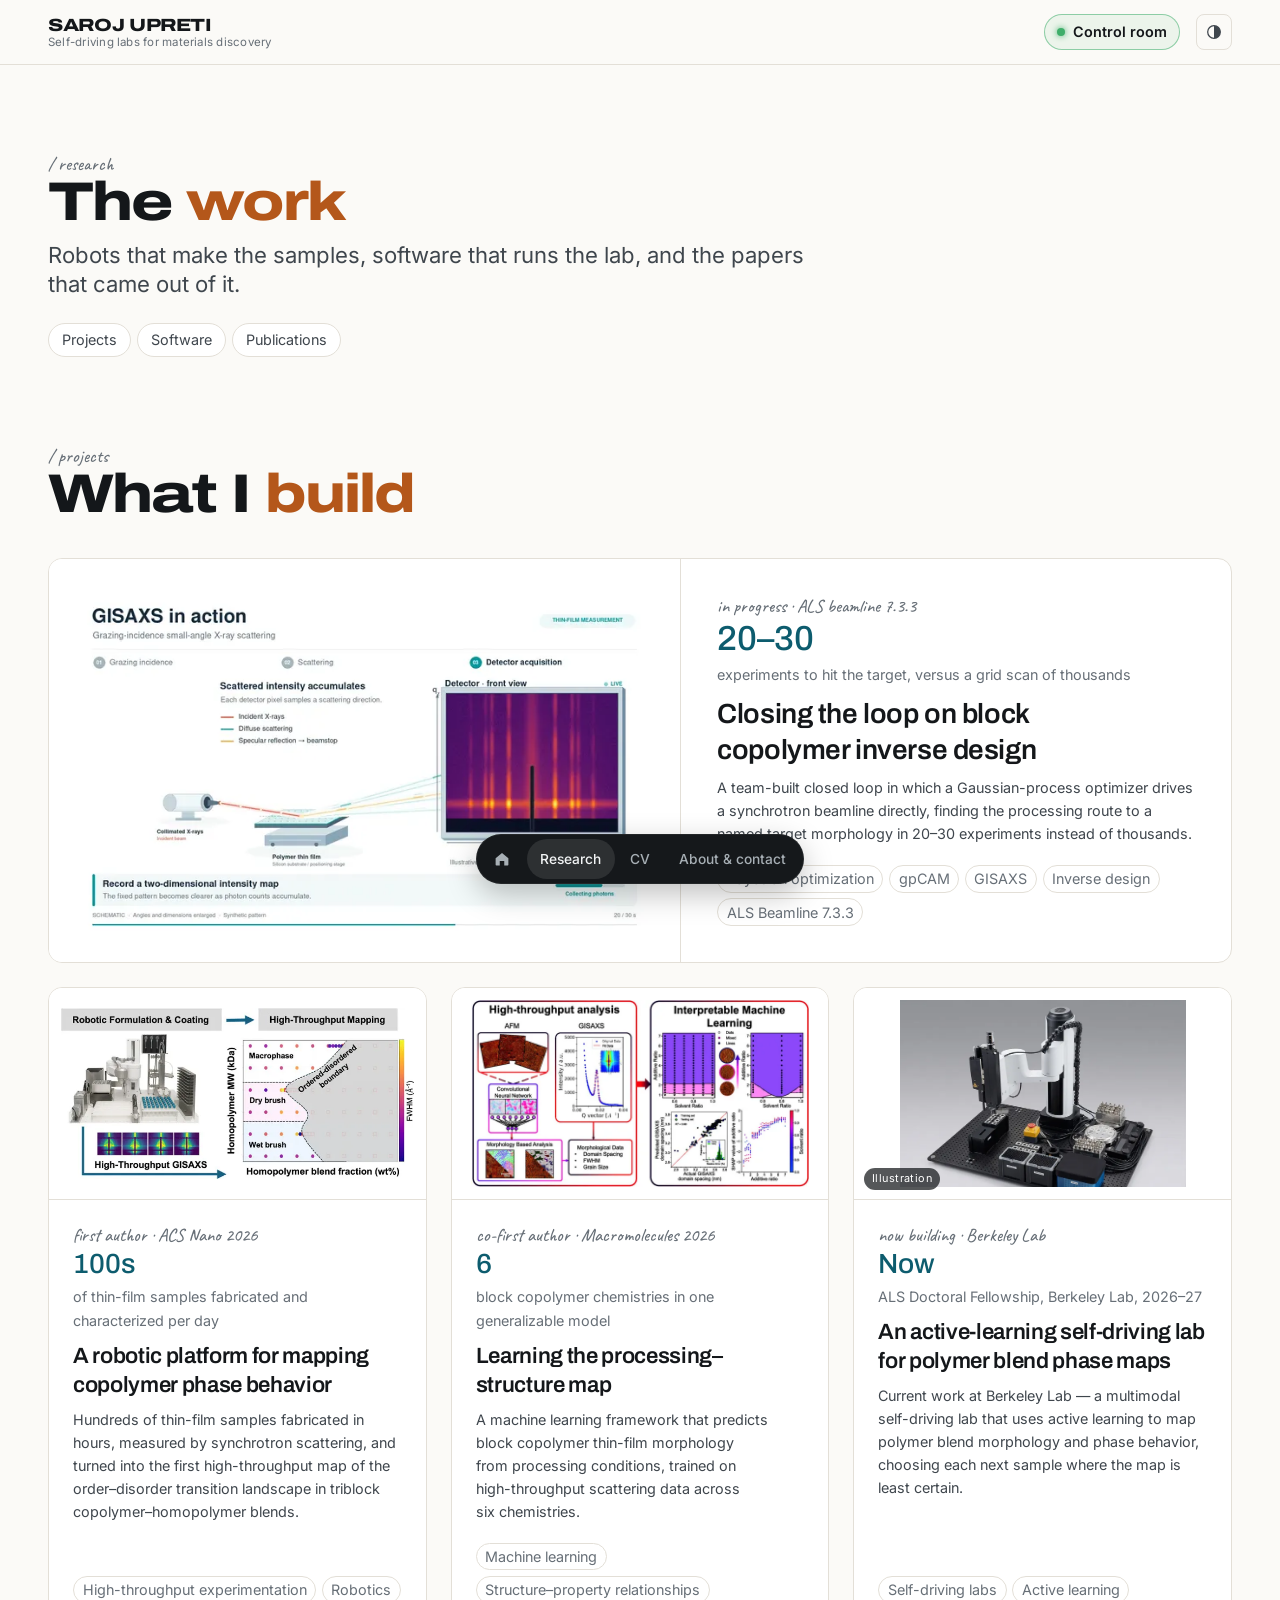
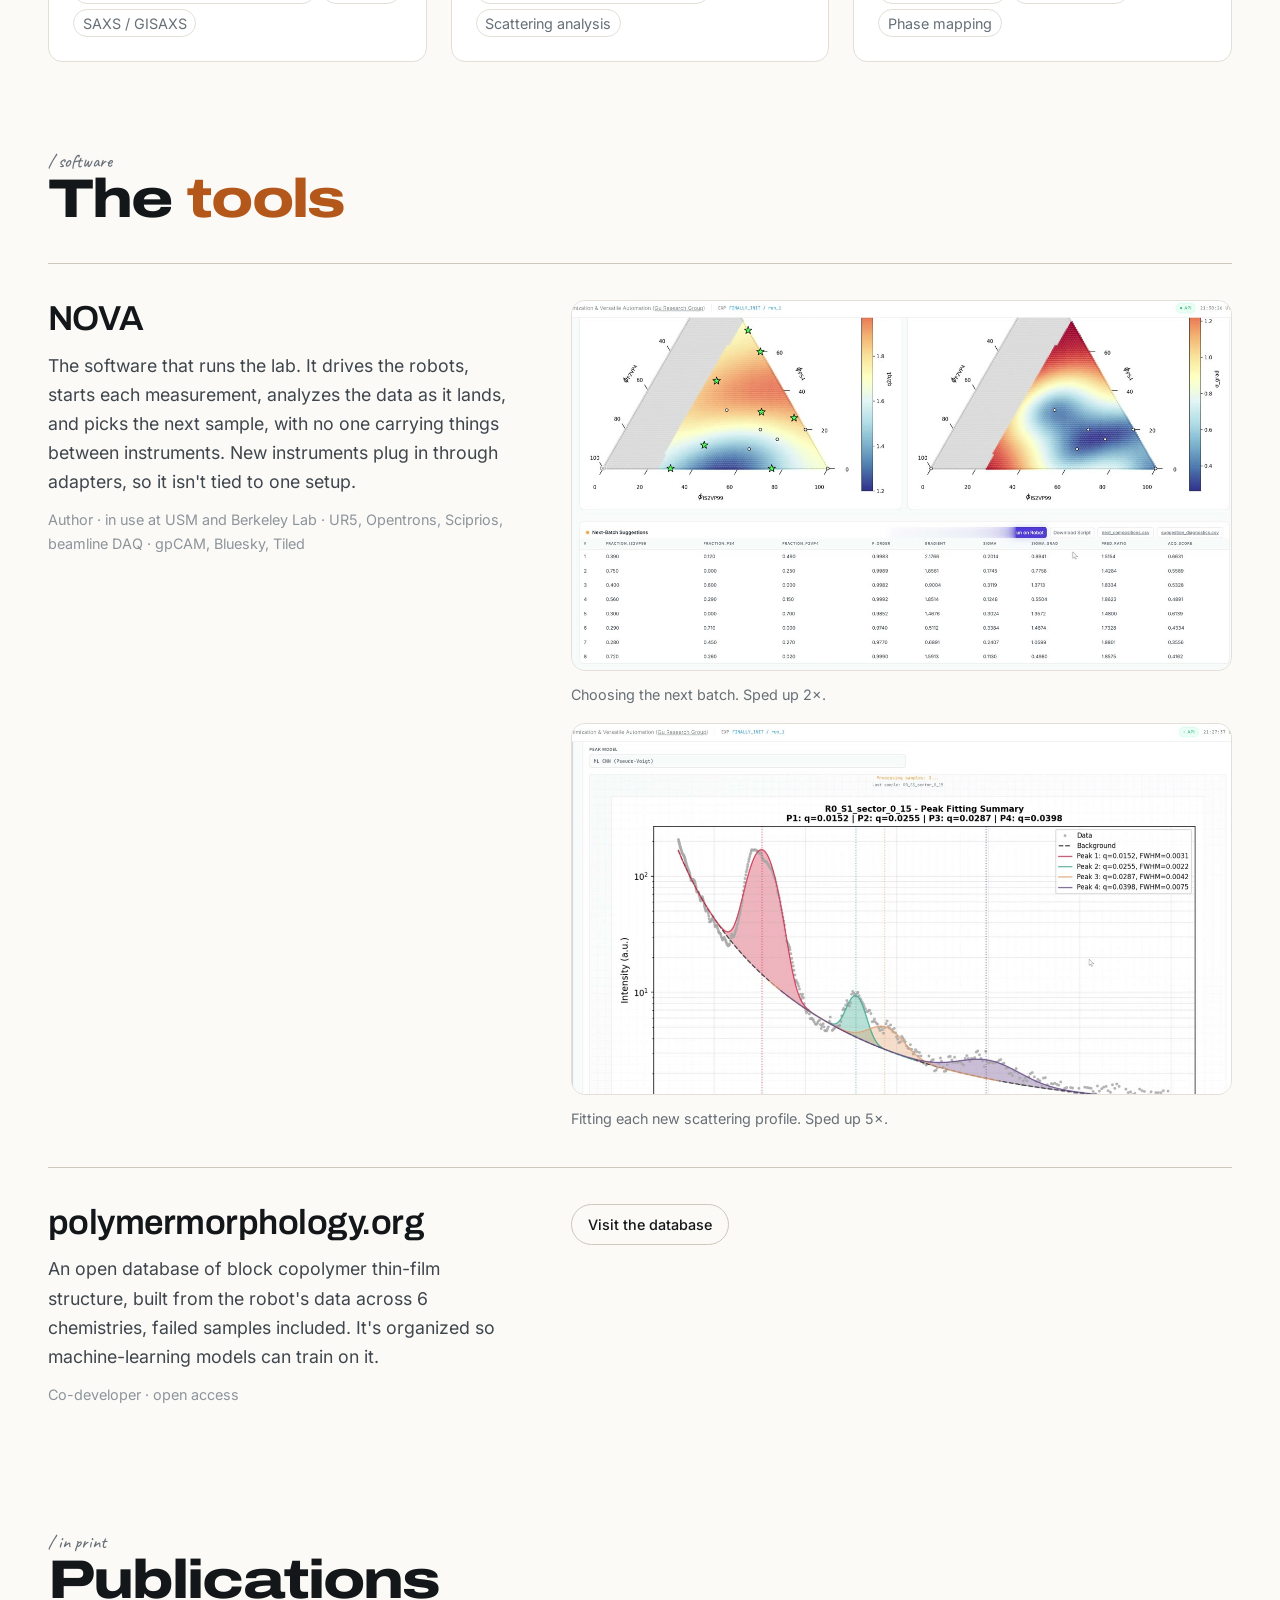
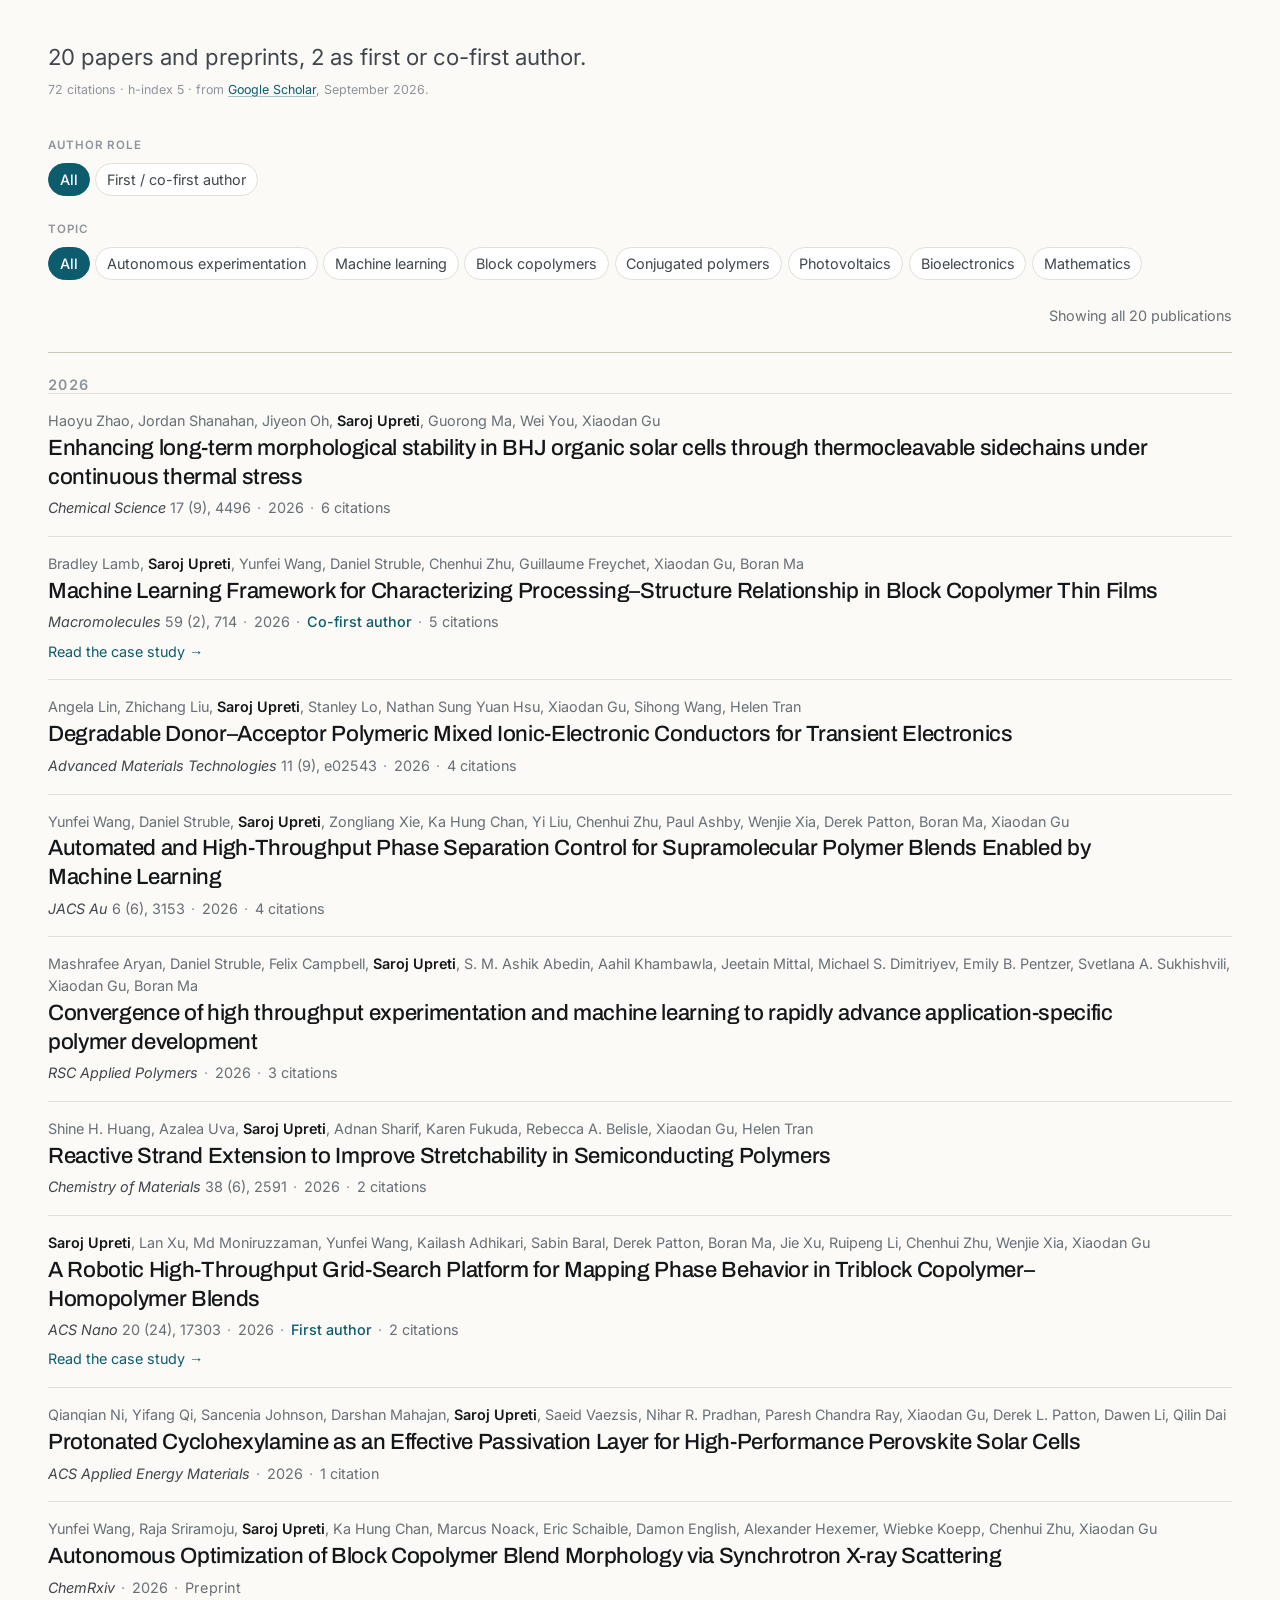
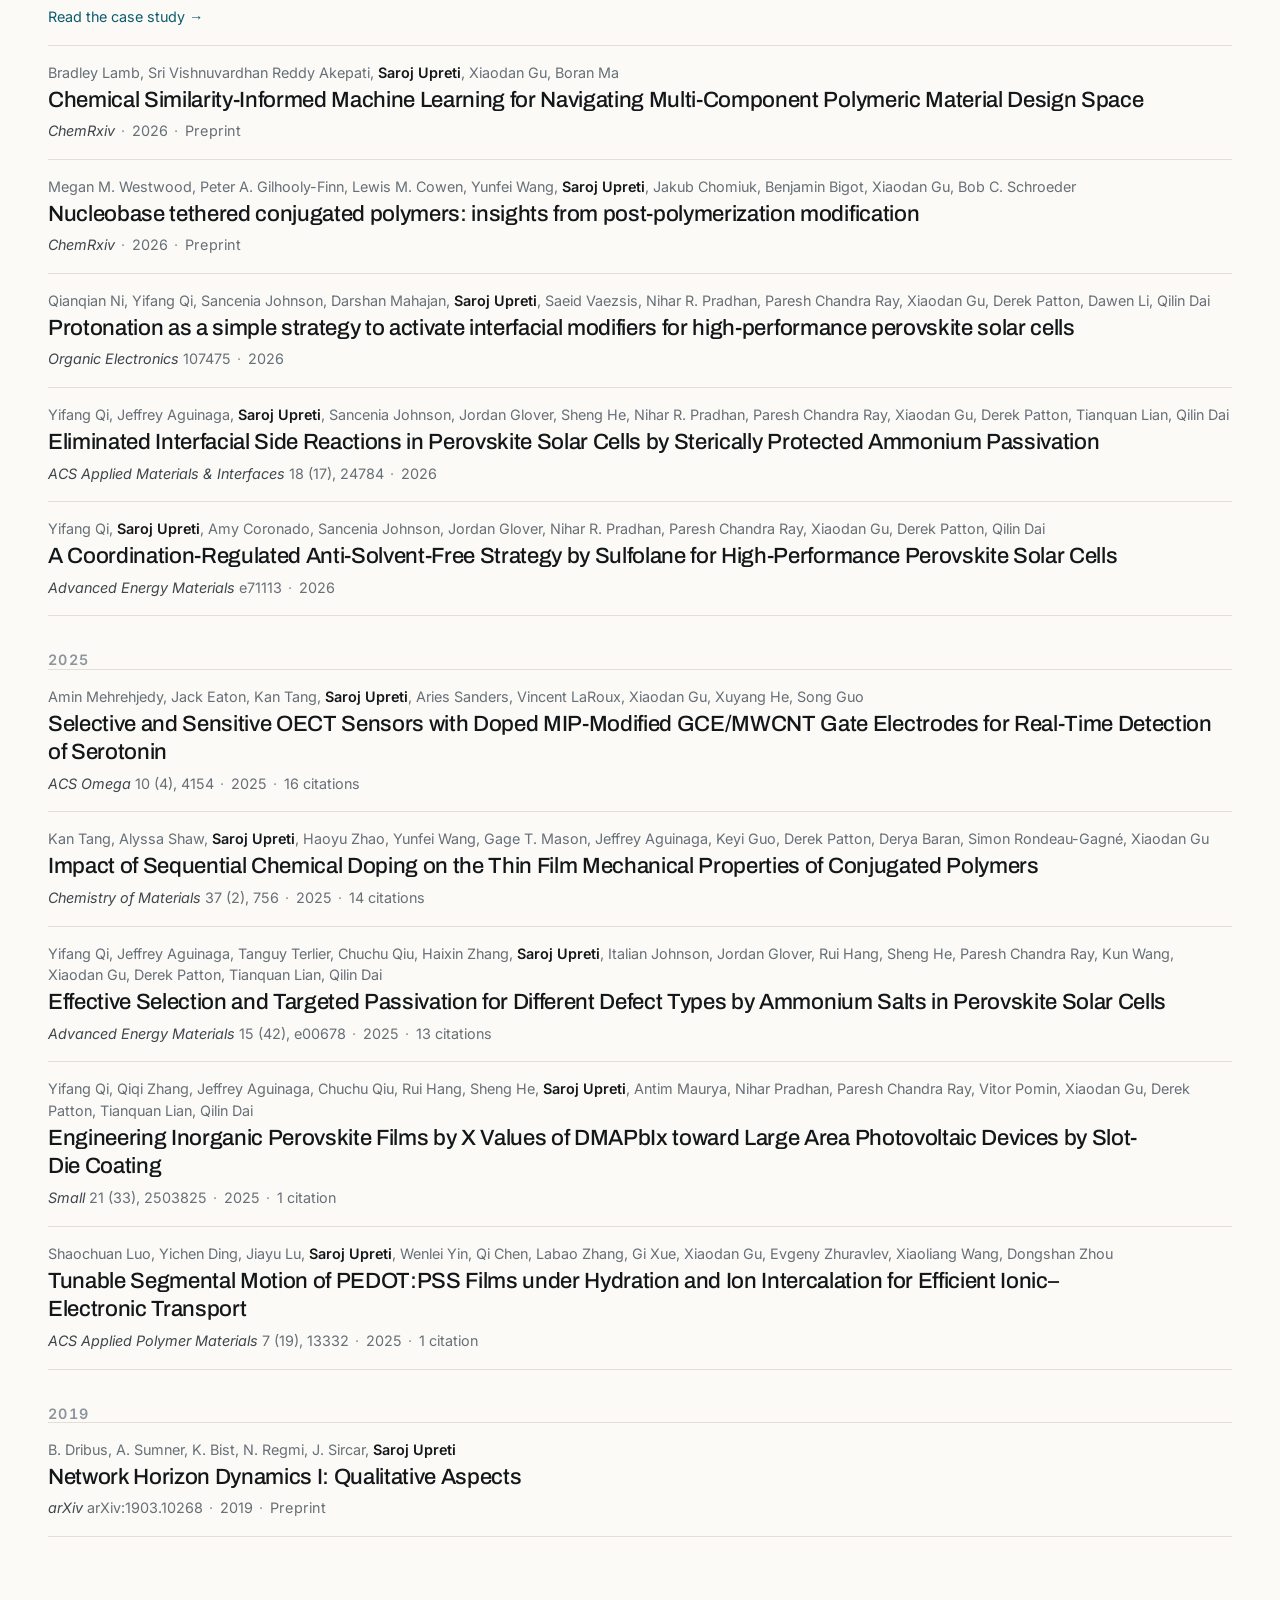
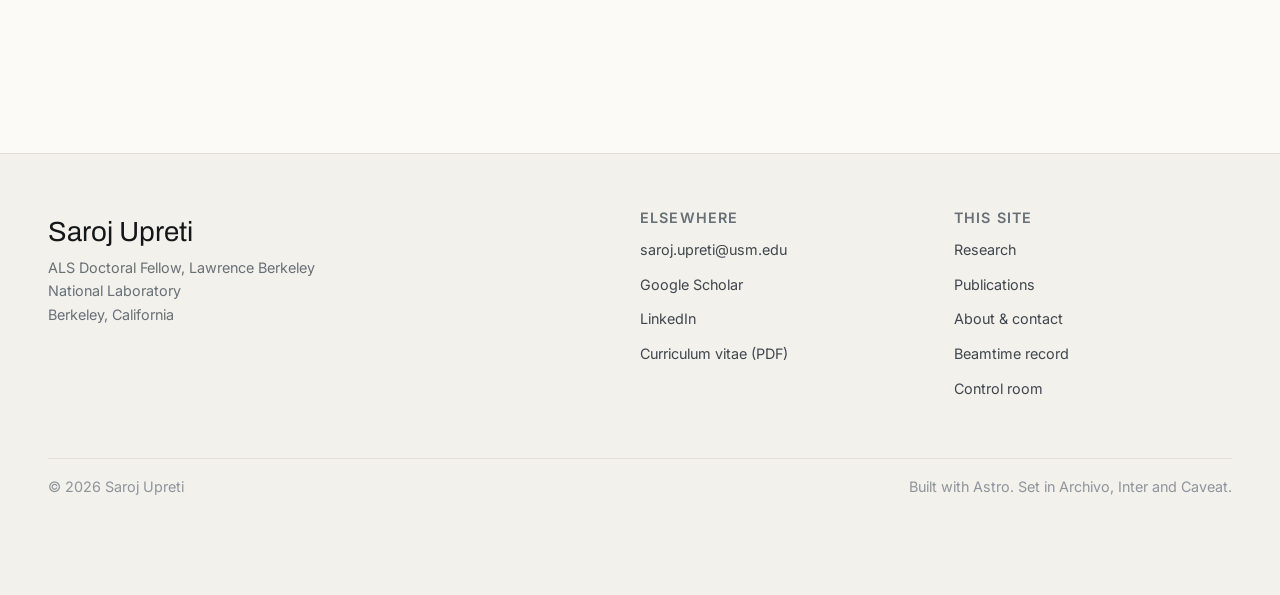
<file: publications/index.html>
<!doctype html><title>Redirecting to: /research#publications</title><meta http-equiv="refresh" content="0;url=/research#publications"><meta name="robots" content="noindex"><link rel="canonical" href="https://www.sarojupreti.com/research#publications"><body>	<a href="/research#publications">Redirecting from <code>/publications/</code> to <code>/research#publications</code></a></body>
</file>
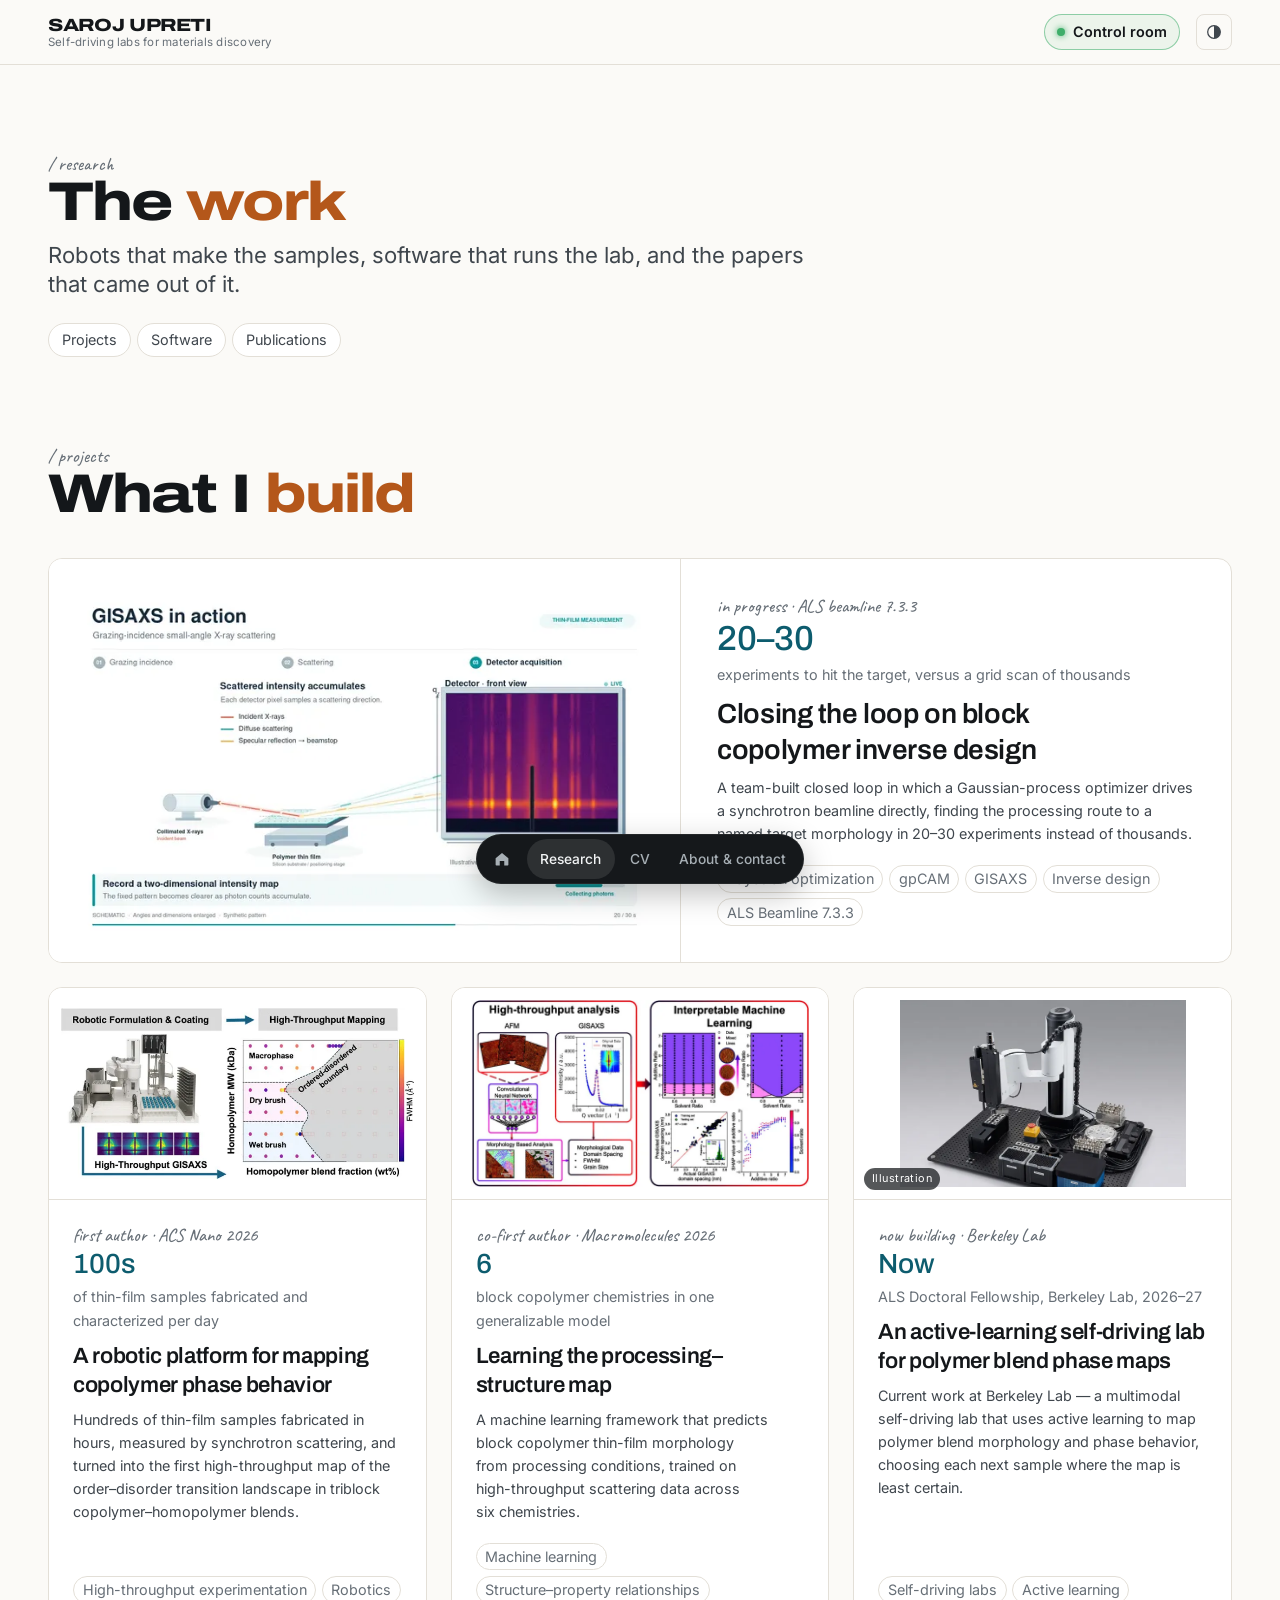
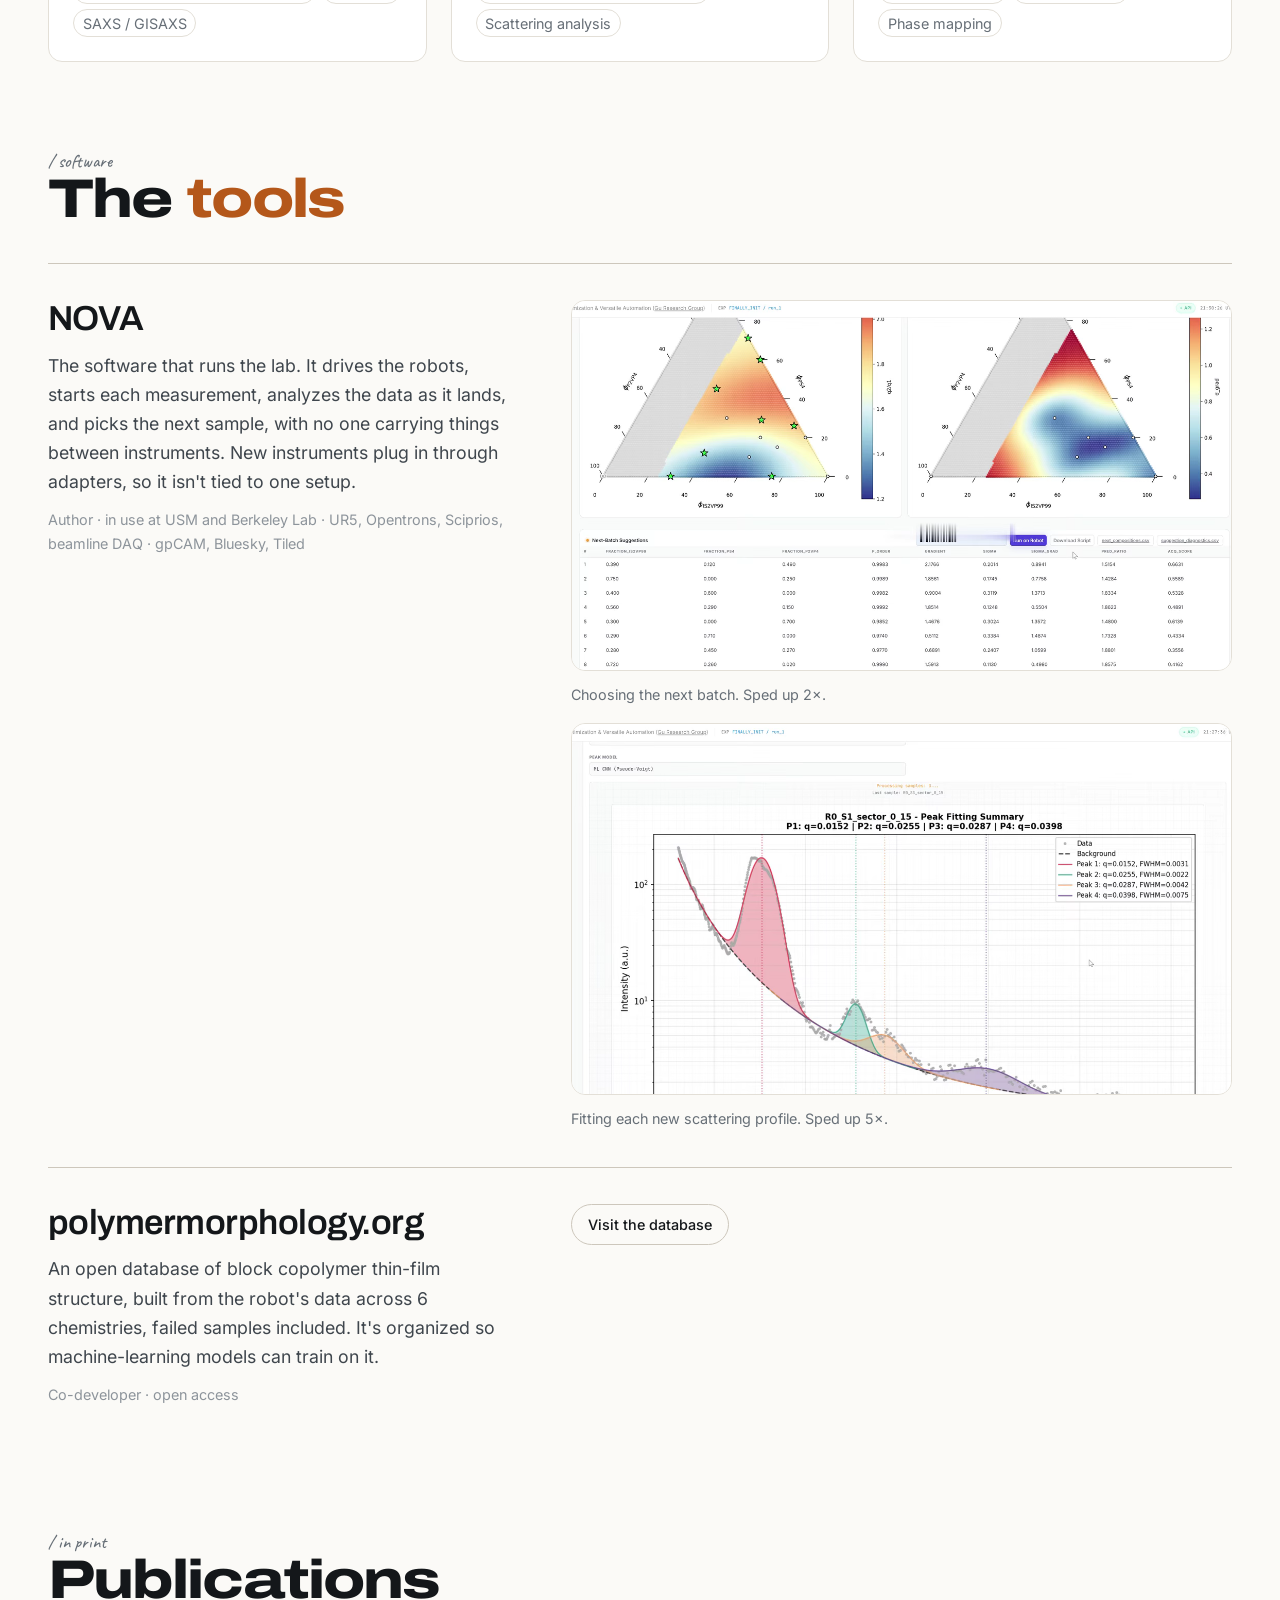
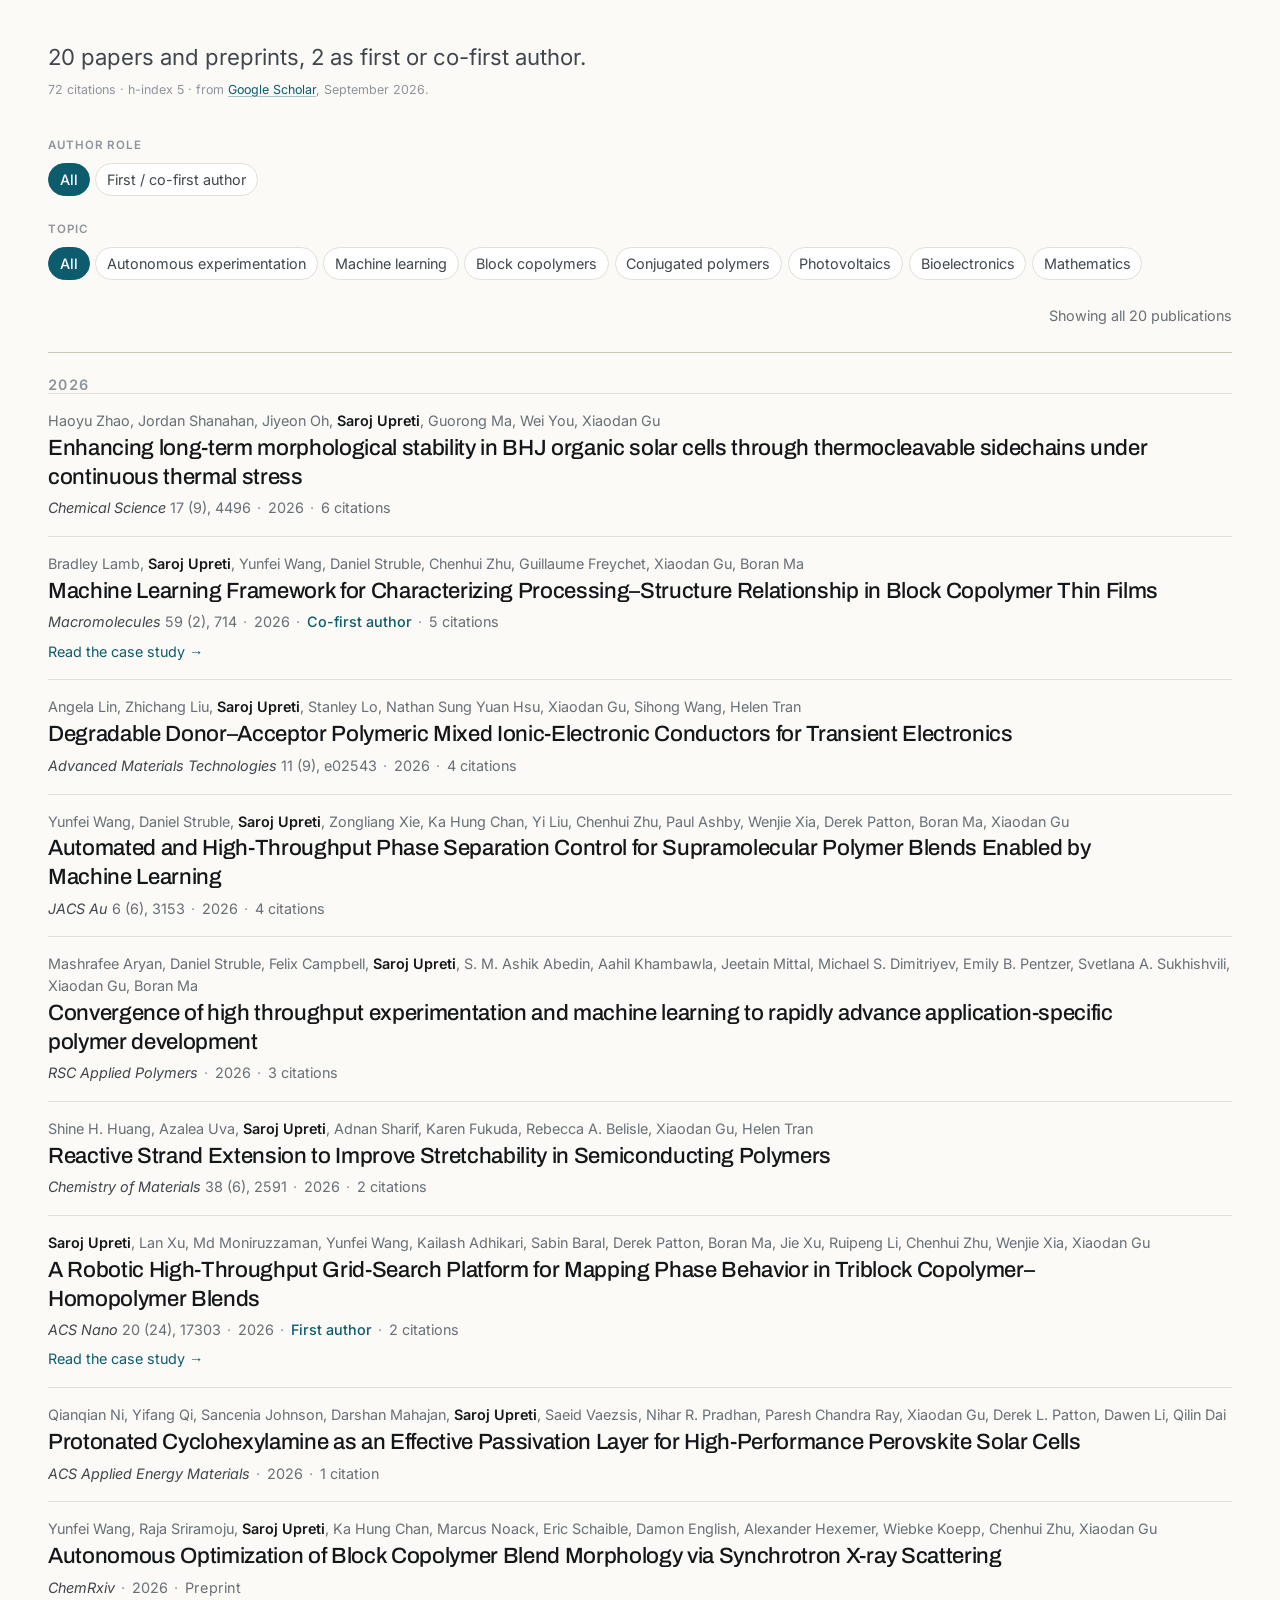
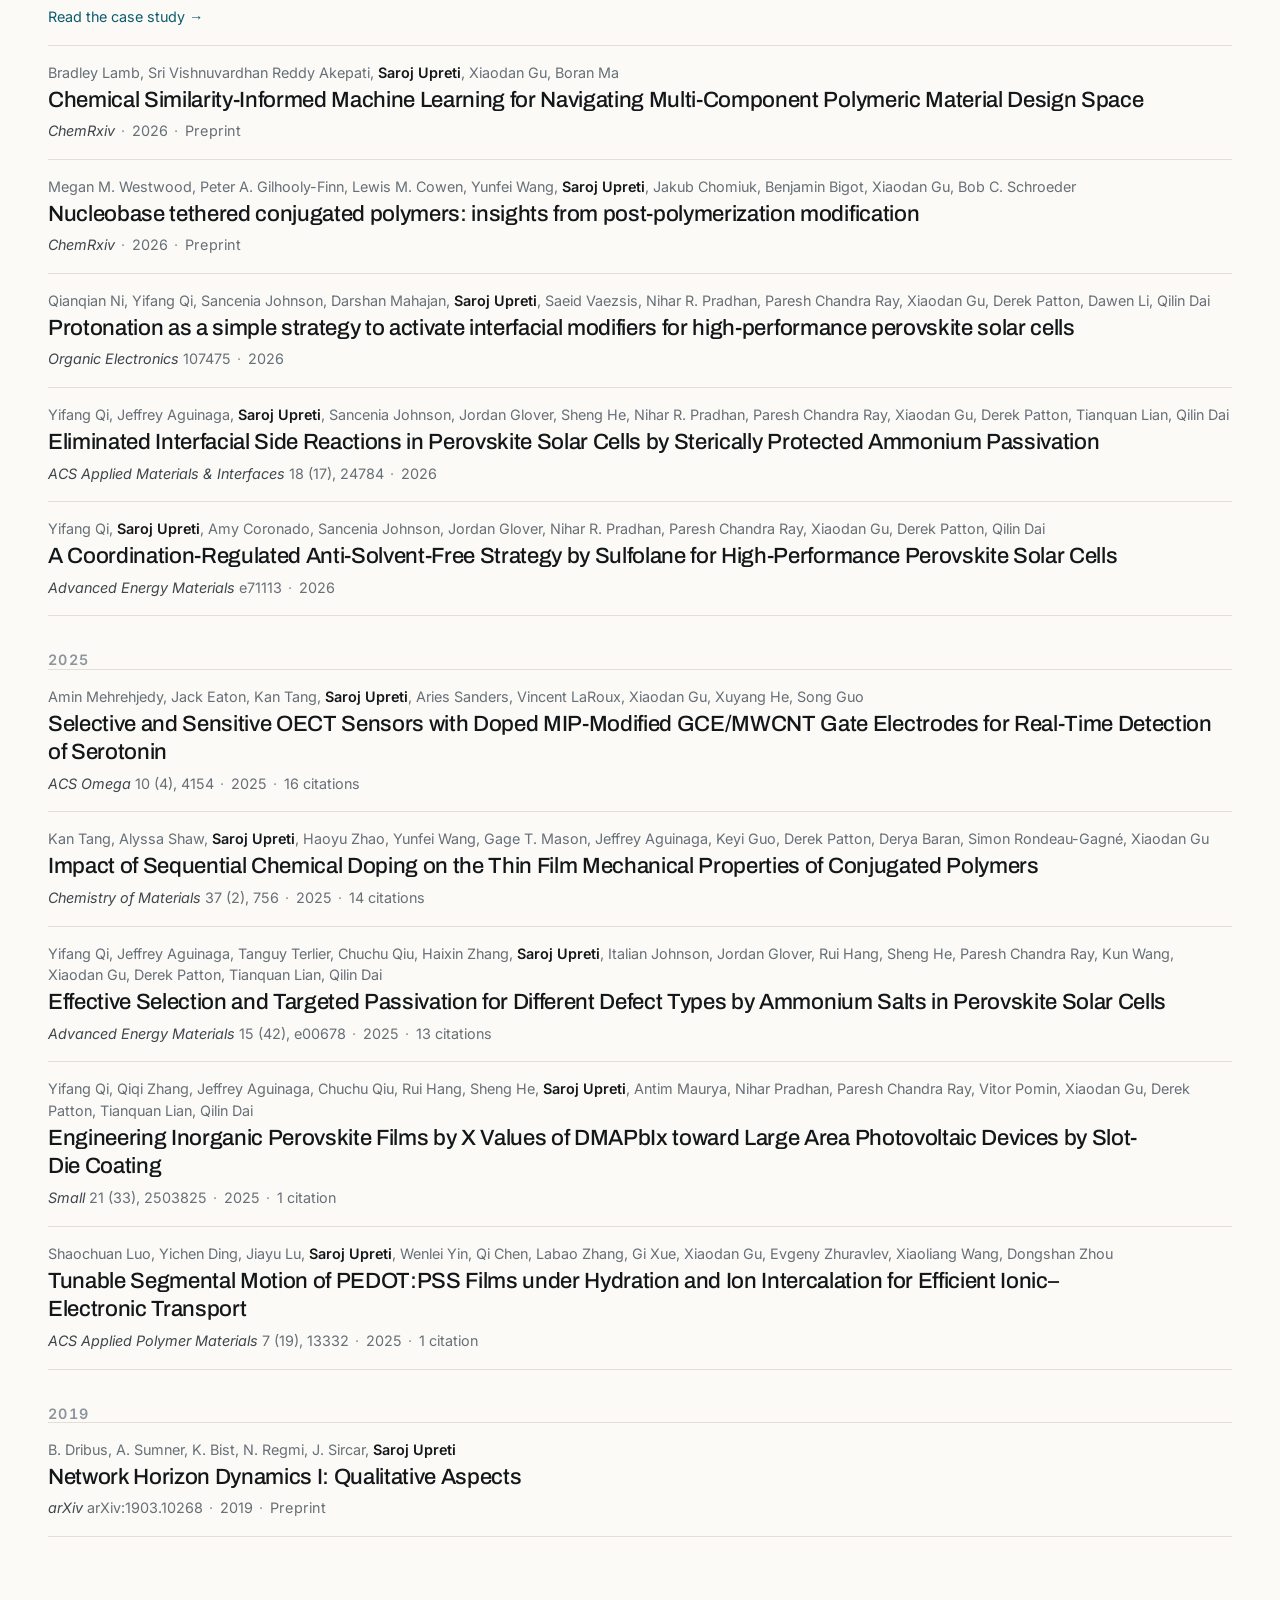
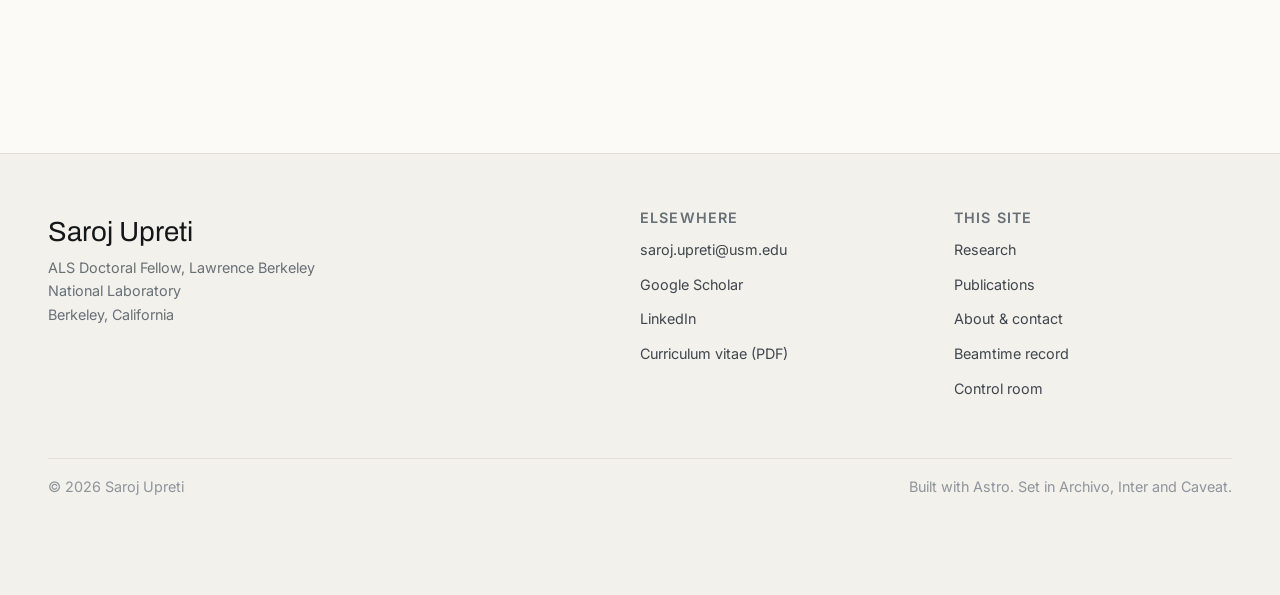
<file: research/index.html>
<!DOCTYPE html><html lang="en" data-astro-cid-hkbrpulz><head><meta charset="utf-8"><meta name="viewport" content="width=device-width, initial-scale=1, viewport-fit=cover"><title>Research · Saroj Upreti</title><meta name="description" content="Self-driving labs for polymer materials: research projects, the NOVA control software, the polymermorphology.org database, and 20 publications."><link rel="canonical" href="https://www.sarojupreti.com/research"><link rel="sitemap" href="/sitemap-index.xml"><link rel="icon" href="/favicon.svg" type="image/svg+xml"><meta name="author" content="Saroj Upreti"><meta property="og:type" content="website"><meta property="og:site_name" content="Saroj Upreti"><meta property="og:title" content="Research · Saroj Upreti"><meta property="og:description" content="Self-driving labs for polymer materials: research projects, the NOVA control software, the polymermorphology.org database, and 20 publications."><meta property="og:url" content="https://www.sarojupreti.com/research"><meta property="og:image" content="https://www.sarojupreti.com/images/og-default.png"><meta name="twitter:card" content="summary_large_image"><meta name="twitter:title" content="Research · Saroj Upreti"><meta name="twitter:description" content="Self-driving labs for polymer materials: research projects, the NOVA control software, the polymermorphology.org database, and 20 publications."><meta name="twitter:image" content="https://www.sarojupreti.com/images/og-default.png"><script>
      (function () {
        // Lets components style their scripted state before first paint.
        document.documentElement.classList.add('js');
        try {
          var stored = localStorage.getItem('theme');
          if (stored === 'dark' || stored === 'light') {
            document.documentElement.dataset.theme = stored;
          }
        } catch (e) {
          /* Private browsing or blocked storage — system preference stands. */
        }
      })();
    </script><link rel="stylesheet" href="/_astro/Base.Cy3K6Y1S.css"><style>.pub[data-astro-cid-rb6mo7us]{padding-block:var(--space-md);border-block-start:var(--border);list-style:none}.pub__authors[data-astro-cid-rb6mo7us]{font-size:var(--step--1);color:var(--ink-muted);line-height:1.5}.pub__authors[data-astro-cid-rb6mo7us] strong[data-astro-cid-rb6mo7us]{color:var(--ink);font-weight:600}.pub__etal[data-astro-cid-rb6mo7us]{font-style:italic}.pub__title[data-astro-cid-rb6mo7us]{font-size:var(--step-1);font-weight:500;line-height:var(--leading-snug);text-wrap:pretty;margin-block:.15rem .3rem}.pub__title[data-astro-cid-rb6mo7us] a[data-astro-cid-rb6mo7us]{color:var(--ink);text-decoration:none}.pub__title[data-astro-cid-rb6mo7us] a[data-astro-cid-rb6mo7us]:hover{color:var(--accent);text-underline-offset:.16em;text-decoration:underline}.pub__meta[data-astro-cid-rb6mo7us]{font-size:var(--step--1);color:var(--ink-muted)}.pub__venue[data-astro-cid-rb6mo7us]{color:var(--ink-secondary);font-style:italic}.pub__sep[data-astro-cid-rb6mo7us]{color:var(--ink-faint);margin-inline:.45em}.pub__role[data-astro-cid-rb6mo7us]{color:var(--accent);font-weight:500}.pub__preprint[data-astro-cid-rb6mo7us]{font-variant:small-caps;letter-spacing:.04em}.pub__project[data-astro-cid-rb6mo7us]{font-size:var(--step--1);margin-block-start:.35rem}.pub__project[data-astro-cid-rb6mo7us] a[data-astro-cid-rb6mo7us]{text-decoration:none}.pub__project[data-astro-cid-rb6mo7us] a[data-astro-cid-rb6mo7us]:hover{text-decoration:underline}.pub--compact[data-astro-cid-rb6mo7us]{padding-block:var(--space-sm)}.pub--compact[data-astro-cid-rb6mo7us] .pub__title[data-astro-cid-rb6mo7us]{font-size:var(--step-0)}
</style><link rel="stylesheet" href="/_astro/index.BfGSTqjy.css"><style>.video[data-astro-cid-yngxbivw]{margin-block:var(--space-xl)}.video--wide[data-astro-cid-yngxbivw]{width:min(100vw - var(--gutter) * 2, var(--width-wide));margin-inline:calc(50% - min(50vw - var(--gutter), var(--width-wide) / 2))}.video__el[data-astro-cid-yngxbivw],.video__facade[data-astro-cid-yngxbivw],.video__placeholder[data-astro-cid-yngxbivw]{border-radius:var(--radius-lg);background:var(--bg-sunken);width:100%;overflow:hidden}.video__el[data-astro-cid-yngxbivw]{border:var(--border);object-fit:cover}.video__facade[data-astro-cid-yngxbivw]{border:var(--border);cursor:pointer;place-items:center;display:grid;position:relative}.video__poster[data-astro-cid-yngxbivw]{object-fit:cover;width:100%;height:100%;position:absolute;inset:0}.video__play[data-astro-cid-yngxbivw]{border-radius:var(--radius-full);background:color-mix(in oklab, var(--surface) 92%, transparent);width:4rem;height:4rem;color:var(--accent);cursor:pointer;box-shadow:var(--shadow-md);transition:transform var(--duration) var(--ease);border:none;justify-content:center;align-items:center;padding-inline-start:.2rem;display:inline-flex;position:relative}.video__play[data-astro-cid-yngxbivw]:hover{transform:scale(1.06)}.video__facade[data-astro-cid-yngxbivw] iframe{border:0;width:100%;height:100%;position:absolute;inset:0}.video__placeholder[data-astro-cid-yngxbivw]{padding:var(--space-lg);text-align:center;color:var(--ink-faint);border:1px dashed var(--rule-strong);background:repeating-linear-gradient(-45deg, var(--bg-sunken), var(--bg-sunken) 10px, transparent 10px, transparent 20px);flex-direction:column;justify-content:center;align-items:center;gap:.3rem;display:flex}.video__placeholder-label[data-astro-cid-yngxbivw]{font-size:var(--step--1);color:var(--ink-muted);max-width:44ch}.video__placeholder-path[data-astro-cid-yngxbivw]{border-radius:var(--radius-sm);background:var(--surface);border:var(--border);padding:.1em .45em;font-size:.74rem}.video__placeholder-spec[data-astro-cid-yngxbivw]{font-size:.72rem}.video__caption[data-astro-cid-yngxbivw]{font-size:var(--step--1);color:var(--ink-muted);max-width:var(--measure);margin-block-start:var(--space-sm)}
@layer astro.images{:where([data-astro-image]){height:auto}:where([data-astro-image=full-width]){width:100%}:where([data-astro-image=constrained]){max-width:100%}[data-astro-image-fit=fill]{object-fit:fill}[data-astro-image-fit=contain]{object-fit:contain}[data-astro-image-fit=cover]{object-fit:cover}[data-astro-image-fit=scale-down]{object-fit:scale-down}[data-astro-image-pos=top]{object-position:top}[data-astro-image-pos=bottom]{object-position:bottom}[data-astro-image-pos=left]{object-position:left}[data-astro-image-pos=right]{object-position:right}[data-astro-image-pos=center]{object-position:center}[data-astro-image-pos=top-left]{object-position:top left}[data-astro-image-pos=top-right]{object-position:top right}[data-astro-image-pos=top-center]{object-position:top center}[data-astro-image-pos=bottom-left]{object-position:bottom left}[data-astro-image-pos=bottom-right]{object-position:bottom right}[data-astro-image-pos=bottom-center]{object-position:bottom center}[data-astro-image-pos=left-top]{object-position:left top}[data-astro-image-pos=left-bottom]{object-position:left bottom}[data-astro-image-pos=left-center]{object-position:left center}[data-astro-image-pos=right-top]{object-position:right top}[data-astro-image-pos=right-bottom]{object-position:right bottom}[data-astro-image-pos=right-center]{object-position:right center}[data-astro-image-pos=center-top]{object-position:center top}[data-astro-image-pos=center-bottom]{object-position:center bottom}[data-astro-image-pos=center-left]{object-position:center left}[data-astro-image-pos=center-right]{object-position:center right}}
</style></head><body data-astro-cid-hkbrpulz><a class="skip-link" href="#main" data-astro-cid-hkbrpulz>Skip to content</a><header class="topbar" data-astro-cid-nen7h5rs><div class="topbar__inner wrap--wide" data-astro-cid-nen7h5rs><a class="brand" href="/" data-astro-cid-nen7h5rs><span class="brand__name" data-astro-cid-nen7h5rs>Saroj Upreti</span><span class="brand__role" data-astro-cid-nen7h5rs>Self-driving labs for materials discovery</span></a><div class="topbar__actions" data-astro-cid-nen7h5rs><a class="topbar__lab" href="/lab" data-astro-cid-nen7h5rs><span class="topbar__lab-dot" aria-hidden="true" data-astro-cid-nen7h5rs></span>Control room</a><button class="theme-toggle" type="button" title="Change color theme" data-astro-cid-l6lhmie6><span class="sr-only" data-astro-cid-l6lhmie6>Color theme</span><svg class="icon icon--sun" width="18" height="18" viewBox="0 0 20 20" aria-hidden="true" data-astro-cid-l6lhmie6><circle cx="10" cy="10" r="3.6" fill="currentColor" data-astro-cid-l6lhmie6></circle><g stroke="currentColor" stroke-width="1.4" stroke-linecap="round" data-astro-cid-l6lhmie6><path d="M10 1.8v2M10 16.2v2M18.2 10h-2M3.8 10h-2M15.8 4.2l-1.4 1.4M5.6 14.4l-1.4 1.4M15.8 15.8l-1.4-1.4M5.6 5.6 4.2 4.2" data-astro-cid-l6lhmie6></path></g></svg><svg class="icon icon--moon" width="18" height="18" viewBox="0 0 20 20" aria-hidden="true" data-astro-cid-l6lhmie6><path d="M16.5 12.4A7 7 0 0 1 7.6 3.5a7 7 0 1 0 8.9 8.9Z" fill="currentColor" data-astro-cid-l6lhmie6></path></svg><svg class="icon icon--auto" width="18" height="18" viewBox="0 0 20 20" aria-hidden="true" data-astro-cid-l6lhmie6><circle cx="10" cy="10" r="7" fill="none" stroke="currentColor" stroke-width="1.4" data-astro-cid-l6lhmie6></circle><path d="M10 3a7 7 0 0 1 0 14Z" fill="currentColor" data-astro-cid-l6lhmie6></path></svg></button><script type="module">var e=[`light`,`dark`,`system`],t=document.documentElement,n=document.querySelector(`.theme-toggle`);function r(){let e=t.dataset.theme;return e===`light`||e===`dark`?e:`system`}function i(r){r===`system`?delete t.dataset.theme:t.dataset.theme=r;try{r===`system`?localStorage.removeItem(`theme`):localStorage.setItem(`theme`,r)}catch{}n?.setAttribute(`aria-label`,`Color theme: ${r}. Activate to switch to ${e[(e.indexOf(r)+1)%e.length]}.`)}i(r()),n?.addEventListener(`click`,()=>{i(e[(e.indexOf(r())+1)%e.length])});</script></div></div></header><nav class="dock" aria-label="Primary" data-astro-cid-nen7h5rs><span class="dock__progress" aria-hidden="true" data-astro-cid-nen7h5rs></span><a class="dock__home" href="/" data-astro-cid-nen7h5rs><svg width="18" height="18" viewBox="0 0 24 24" aria-hidden="true" data-astro-cid-nen7h5rs><path d="M3.5 11 12 4l8.5 7v8.5a1 1 0 0 1-1 1H15v-6H9v6H4.5a1 1 0 0 1-1-1z" fill="currentColor" data-astro-cid-nen7h5rs></path></svg><span class="sr-only" data-astro-cid-nen7h5rs>Home</span></a><ul class="dock__list" data-astro-cid-nen7h5rs><li data-astro-cid-nen7h5rs><a class="dock__link" href="/research" aria-current="page" data-astro-cid-nen7h5rs>Research</a></li><li data-astro-cid-nen7h5rs><a class="dock__link" href="/cv" data-astro-cid-nen7h5rs>CV</a></li><li data-astro-cid-nen7h5rs><a class="dock__link" href="/about" data-astro-cid-nen7h5rs>About &amp; contact</a></li></ul><button class="dock__menu" type="button" aria-expanded="false" aria-controls="dock-sheet" data-astro-cid-nen7h5rs>Menu<svg width="12" height="12" viewBox="0 0 12 12" aria-hidden="true" data-astro-cid-nen7h5rs><path d="M2.5 7.5 6 4l3.5 3.5" fill="none" stroke="currentColor" stroke-width="1.6" stroke-linecap="round" stroke-linejoin="round" data-astro-cid-nen7h5rs></path></svg></button><div class="dock__sheet" id="dock-sheet" hidden data-astro-cid-nen7h5rs><ul data-astro-cid-nen7h5rs><li data-astro-cid-nen7h5rs><a href="/research" aria-current="page" data-astro-cid-nen7h5rs>Research</a></li><li data-astro-cid-nen7h5rs><a href="/cv" data-astro-cid-nen7h5rs>CV</a></li><li data-astro-cid-nen7h5rs><a href="/about" data-astro-cid-nen7h5rs>About &amp; contact</a></li><li data-astro-cid-nen7h5rs><a href="/lab" data-astro-cid-nen7h5rs>Control room</a></li><li data-astro-cid-nen7h5rs><a href="/cv/CV_Saroj_Upreti.pdf" data-astro-cid-nen7h5rs>Download CV (PDF)</a></li></ul></div></nav><script type="module">var e=document.querySelector(`.dock`),t=e?.querySelector(`.dock__menu`),n=e?.querySelector(`#dock-sheet`),r=e=>{t?.setAttribute(`aria-expanded`,String(e)),n&&(n.hidden=!e)};if(t?.addEventListener(`click`,()=>r(t.getAttribute(`aria-expanded`)!==`true`)),document.addEventListener(`keydown`,e=>e.key===`Escape`&&r(!1)),document.addEventListener(`click`,t=>{e&&!e.contains(t.target)&&r(!1)}),e){let t=!1,n=window.scrollY,i=()=>{t=!1;let i=window.scrollY,a=document.documentElement.scrollHeight-window.innerHeight;e.style.setProperty(`--progress`,String(a>0?Math.min(1,i/a):0));let o=i-n;if(Math.abs(o)>6){let t=o>0&&i>160&&i<a-80&&!e.contains(document.activeElement);e.classList.toggle(`dock--away`,t),t&&r(!1),n=i}},a=()=>{t||(t=!0,requestAnimationFrame(i))};window.addEventListener(`scroll`,a,{passive:!0}),window.addEventListener(`resize`,a),i()}</script><main id="main" class="main" data-astro-cid-hkbrpulz><section class="section" data-astro-cid-4sbzrcyf><div class="wrap--wide" data-astro-cid-4sbzrcyf><p class="hand" data-astro-cid-4sbzrcyf>/ research</p><h1 class="display-head" data-astro-cid-4sbzrcyf>The <span class="accent-word" data-astro-cid-4sbzrcyf>work</span></h1><p class="lede page-lede" data-astro-cid-4sbzrcyf>Robots that make the samples, software that runs the lab, and the papers that came out of it.</p><nav class="jump" aria-label="On this page" data-astro-cid-4sbzrcyf><a href="#projects" data-astro-cid-4sbzrcyf>Projects</a><a href="#software" data-astro-cid-4sbzrcyf>Software</a><a href="#publications" data-astro-cid-4sbzrcyf>Publications</a></nav></div></section><section class="section" id="projects" data-astro-cid-4sbzrcyf><div class="wrap--wide" data-astro-cid-4sbzrcyf><p class="hand" data-astro-cid-4sbzrcyf>/ projects</p><h2 class="display-head section-title" data-astro-cid-4sbzrcyf>What I <span class="accent-word" data-astro-cid-4sbzrcyf>build</span></h2><article class="card card--featured" data-astro-cid-y2vllrex><a class="card__media card__media--cover" href="/research/autonomous-inverse-design" tabindex="-1" aria-hidden="true" data-astro-cid-y2vllrex><img src="/_astro/gisaxs-geometry.DOO89Y7S_ZC49w0.webp" srcset="/_astro/gisaxs-geometry.DOO89Y7S_1e4lTK.webp 400w, /_astro/gisaxs-geometry.DOO89Y7S_Zd7asX.webp 700w, /_astro/gisaxs-geometry.DOO89Y7S_Z1xh6UC.webp 1000w" alt sizes="(max-width: 48rem) 100vw, 32rem" loading="lazy" data-astro-cid-y2vllrex="true" decoding="async" width="1920" height="1080"></a><div class="card__body" data-astro-cid-y2vllrex><p class="hand card__note" data-astro-cid-y2vllrex>in progress · ALS beamline 7.3.3</p><p class="card__headline" data-astro-cid-y2vllrex><span class="card__headline-value" data-astro-cid-y2vllrex>20–30</span><span class="card__headline-label" data-astro-cid-y2vllrex>experiments to hit the target, versus a grid scan of thousands</span></p><h3 class="card__title" data-astro-cid-y2vllrex><a href="/research/autonomous-inverse-design" data-astro-cid-y2vllrex>Closing the loop on block copolymer inverse design</a></h3><p class="card__summary" data-astro-cid-y2vllrex>A team-built closed loop in which a Gaussian-process optimizer drives a synchrotron beamline directly, finding the processing route to a named target morphology in 20–30 experiments instead of thousands.</p><ul class="card__tags" data-astro-cid-y2vllrex><li class="tag" data-astro-cid-y2vllrex>Bayesian optimization</li><li class="tag" data-astro-cid-y2vllrex>gpCAM</li><li class="tag" data-astro-cid-y2vllrex>GISAXS</li><li class="tag" data-astro-cid-y2vllrex>Inverse design</li><li class="tag" data-astro-cid-y2vllrex>ALS Beamline 7.3.3</li></ul></div></article><div class="grid" data-astro-cid-4sbzrcyf><article class="card" data-astro-cid-y2vllrex><a class="card__media card__media--cover" href="/research/robotic-grid-search" tabindex="-1" aria-hidden="true" data-astro-cid-y2vllrex><img src="/_astro/grid-search-toc.Cgo29c2E_2smCBe.webp" srcset="/_astro/grid-search-toc.Cgo29c2E_o9ASs.webp 400w, /_astro/grid-search-toc.Cgo29c2E_2smCBe.webp 658w" alt sizes="(max-width: 48rem) 100vw, 32rem" loading="lazy" data-astro-cid-y2vllrex="true" decoding="async" width="658" height="319"></a><div class="card__body" data-astro-cid-y2vllrex><p class="hand card__note" data-astro-cid-y2vllrex>first author · ACS Nano 2026</p><p class="card__headline" data-astro-cid-y2vllrex><span class="card__headline-value" data-astro-cid-y2vllrex>100s</span><span class="card__headline-label" data-astro-cid-y2vllrex>of thin-film samples fabricated and characterized per day</span></p><h3 class="card__title" data-astro-cid-y2vllrex><a href="/research/robotic-grid-search" data-astro-cid-y2vllrex>A robotic platform for mapping copolymer phase behavior</a></h3><p class="card__summary" data-astro-cid-y2vllrex>Hundreds of thin-film samples fabricated in hours, measured by synchrotron scattering, and turned into the first high-throughput map of the order–disorder transition landscape in triblock copolymer–homopolymer blends.</p><ul class="card__tags" data-astro-cid-y2vllrex><li class="tag" data-astro-cid-y2vllrex>High-throughput experimentation</li><li class="tag" data-astro-cid-y2vllrex>Robotics</li><li class="tag" data-astro-cid-y2vllrex>SAXS / GISAXS</li></ul></div></article><article class="card" data-astro-cid-y2vllrex><a class="card__media card__media--cover" href="/research/ml-structure-property" tabindex="-1" aria-hidden="true" data-astro-cid-y2vllrex><img src="/_astro/ml-toc.CCBg3dcP_ZVJjJ2.webp" srcset="/_astro/ml-toc.CCBg3dcP_Z2eYSQp.webp 400w, /_astro/ml-toc.CCBg3dcP_2c1eWi.webp 700w, /_astro/ml-toc.CCBg3dcP_ZVJjJ2.webp 773w" alt sizes="(max-width: 48rem) 100vw, 32rem" loading="lazy" data-astro-cid-y2vllrex="true" decoding="async" width="773" height="426"></a><div class="card__body" data-astro-cid-y2vllrex><p class="hand card__note" data-astro-cid-y2vllrex>co-first author · Macromolecules 2026</p><p class="card__headline" data-astro-cid-y2vllrex><span class="card__headline-value" data-astro-cid-y2vllrex>6</span><span class="card__headline-label" data-astro-cid-y2vllrex>block copolymer chemistries in one generalizable model</span></p><h3 class="card__title" data-astro-cid-y2vllrex><a href="/research/ml-structure-property" data-astro-cid-y2vllrex>Learning the processing–structure map</a></h3><p class="card__summary" data-astro-cid-y2vllrex>A machine learning framework that predicts block copolymer thin-film morphology from processing conditions, trained on high-throughput scattering data across six chemistries.</p><ul class="card__tags" data-astro-cid-y2vllrex><li class="tag" data-astro-cid-y2vllrex>Machine learning</li><li class="tag" data-astro-cid-y2vllrex>Structure–property relationships</li><li class="tag" data-astro-cid-y2vllrex>Scattering analysis</li></ul></div></article><article class="card" data-astro-cid-y2vllrex><a class="card__media card__media--cover" href="/research/battery-electrolytes" tabindex="-1" aria-hidden="true" data-astro-cid-y2vllrex><img src="/_astro/sdl-illustration.CdX6LMET_Z9wkP8.webp" srcset="/_astro/sdl-illustration.CdX6LMET_ZLSsdV.webp 400w, /_astro/sdl-illustration.CdX6LMET_Z12N5sO.webp 700w, /_astro/sdl-illustration.CdX6LMET_ZJnP00.webp 1000w" alt sizes="(max-width: 48rem) 100vw, 32rem" loading="lazy" data-astro-cid-y2vllrex="true" decoding="async" width="2390" height="1560"><span class="card__media-label" data-astro-cid-y2vllrex>Illustration</span></a><div class="card__body" data-astro-cid-y2vllrex><p class="hand card__note" data-astro-cid-y2vllrex>now building · Berkeley Lab</p><p class="card__headline" data-astro-cid-y2vllrex><span class="card__headline-value" data-astro-cid-y2vllrex>Now</span><span class="card__headline-label" data-astro-cid-y2vllrex>ALS Doctoral Fellowship, Berkeley Lab, 2026–27</span></p><h3 class="card__title" data-astro-cid-y2vllrex><a href="/research/battery-electrolytes" data-astro-cid-y2vllrex>An active-learning self-driving lab for polymer blend phase maps</a></h3><p class="card__summary" data-astro-cid-y2vllrex>Current work at Berkeley Lab — a multimodal self-driving lab that uses active learning to map polymer blend morphology and phase behavior, choosing each next sample where the map is least certain.</p><ul class="card__tags" data-astro-cid-y2vllrex><li class="tag" data-astro-cid-y2vllrex>Self-driving labs</li><li class="tag" data-astro-cid-y2vllrex>Active learning</li><li class="tag" data-astro-cid-y2vllrex>Phase mapping</li></ul></div></article></div></div></section><section class="section" id="software" data-astro-cid-4sbzrcyf><div class="wrap--wide" data-astro-cid-4sbzrcyf><p class="hand" data-astro-cid-4sbzrcyf>/ software</p><h2 class="display-head section-title" data-astro-cid-4sbzrcyf>The <span class="accent-word" data-astro-cid-4sbzrcyf>tools</span></h2><article class="tool" id="nova" data-astro-cid-4sbzrcyf><div class="tool__text" data-astro-cid-4sbzrcyf><h3 class="tool__name" data-astro-cid-4sbzrcyf>NOVA</h3><p data-astro-cid-4sbzrcyf>The software that runs the lab. It drives the robots, starts each measurement, analyzes the data as it lands, and picks the next sample, with no one carrying things between instruments. New instruments plug in through adapters, so it isn't tied to one setup.</p><p class="tool__meta" data-astro-cid-4sbzrcyf>Author · in use at USM and Berkeley Lab · UR5, Opentrons, Sciprios, beamline DAQ · gpCAM, Bluesky, Tiled</p></div><div class="tool__clips" data-astro-cid-4sbzrcyf><figure class="video" data-astro-cid-yngxbivw><video class="video__el" style="aspect-ratio: 16 / 9" poster="/video/nova-design.jpg" muted loop autoplay playsinline preload="auto" aria-label="NOVA's optimization view: ternary maps of predicted ordering and its gradient, with the next batch of compositions listed below." data-astro-cid-yngxbivw><source src="/video/nova-design.webm" type="video/webm" data-astro-cid-yngxbivw><source src="/video/nova-design.mp4" type="video/mp4" data-astro-cid-yngxbivw><p data-astro-cid-yngxbivw>NOVA&#39;s optimization view: ternary maps of predicted ordering and its gradient, with the next batch of compositions listed below.</p></video><figcaption class="video__caption" data-astro-cid-yngxbivw>Choosing the next batch. Sped up 2×.</figcaption></figure><script type="module">for(let e of document.querySelectorAll(`.video__facade`))e.querySelector(`.video__play`)?.addEventListener(`click`,()=>{let t=e.dataset.embed;if(!t)return;let n=document.createElement(`iframe`);n.src=t,n.allow=`accelerometer; autoplay; encrypted-media; picture-in-picture`,n.allowFullscreen=!0,n.title=e.querySelector(`.sr-only`)?.textContent??`Video`,e.replaceChildren(n)});</script><figure class="video" data-astro-cid-yngxbivw><video class="video__el" style="aspect-ratio: 16 / 9" poster="/video/nova-learn.jpg" muted loop autoplay playsinline preload="auto" aria-label="Automated peak fitting of one-dimensional scattering profiles in NOVA, cycling through samples." data-astro-cid-yngxbivw><source src="/video/nova-learn.webm" type="video/webm" data-astro-cid-yngxbivw><source src="/video/nova-learn.mp4" type="video/mp4" data-astro-cid-yngxbivw><p data-astro-cid-yngxbivw>Automated peak fitting of one-dimensional scattering profiles in NOVA, cycling through samples.</p></video><figcaption class="video__caption" data-astro-cid-yngxbivw>Fitting each new scattering profile. Sped up 5×.</figcaption></figure></div></article><article class="tool" id="database" data-astro-cid-4sbzrcyf><div class="tool__text" data-astro-cid-4sbzrcyf><h3 class="tool__name" data-astro-cid-4sbzrcyf>polymermorphology.org</h3><p data-astro-cid-4sbzrcyf>An open database of block copolymer thin-film structure, built from the robot's data across 6 chemistries, failed samples included. It's organized so machine-learning models can train on it.</p><p class="tool__meta" data-astro-cid-4sbzrcyf>Co-developer · open access</p></div><div data-astro-cid-4sbzrcyf><a class="btn btn--ghost" href="https://www.polymermorphology.org" rel="noopener" data-astro-cid-4sbzrcyf>Visit the database</a></div></article></div></section><section class="section" id="publications" data-astro-cid-4sbzrcyf><div class="wrap--wide" data-astro-cid-4sbzrcyf><p class="hand" data-astro-cid-4sbzrcyf>/ in print</p><h2 class="display-head section-title" data-astro-cid-4sbzrcyf>Publications</h2><p class="lede" data-astro-cid-4sbzrcyf>20 papers and preprints, 2 as first or co-first author.</p><p class="asof" data-astro-cid-4sbzrcyf>72 citations · h-index 5 · from <a href="https://scholar.google.com/citations?user=iVIrursAAAAJ&amp;hl=en" rel="noopener" data-astro-cid-4sbzrcyf>Google Scholar</a>, September 2026.</p><form class="filters" id="filters" aria-label="Filter publications" data-astro-cid-4sbzrcyf><fieldset data-astro-cid-4sbzrcyf><legend data-astro-cid-4sbzrcyf>Author role</legend><div class="chips" data-astro-cid-4sbzrcyf><label class="chip" data-astro-cid-4sbzrcyf><input type="radio" name="role" value="all" checked data-astro-cid-4sbzrcyf><span data-astro-cid-4sbzrcyf>All</span></label><label class="chip" data-astro-cid-4sbzrcyf><input type="radio" name="role" value="lead" data-astro-cid-4sbzrcyf><span data-astro-cid-4sbzrcyf>First / co-first author</span></label></div></fieldset><fieldset data-astro-cid-4sbzrcyf><legend data-astro-cid-4sbzrcyf>Topic</legend><div class="chips" data-astro-cid-4sbzrcyf><label class="chip" data-astro-cid-4sbzrcyf><input type="radio" name="topic" value="all" checked data-astro-cid-4sbzrcyf><span data-astro-cid-4sbzrcyf>All</span></label><label class="chip" data-astro-cid-4sbzrcyf><input type="radio" name="topic" value="autonomous-experimentation" data-astro-cid-4sbzrcyf><span data-astro-cid-4sbzrcyf>Autonomous experimentation</span></label><label class="chip" data-astro-cid-4sbzrcyf><input type="radio" name="topic" value="machine-learning" data-astro-cid-4sbzrcyf><span data-astro-cid-4sbzrcyf>Machine learning</span></label><label class="chip" data-astro-cid-4sbzrcyf><input type="radio" name="topic" value="block-copolymers" data-astro-cid-4sbzrcyf><span data-astro-cid-4sbzrcyf>Block copolymers</span></label><label class="chip" data-astro-cid-4sbzrcyf><input type="radio" name="topic" value="conjugated-polymers" data-astro-cid-4sbzrcyf><span data-astro-cid-4sbzrcyf>Conjugated polymers</span></label><label class="chip" data-astro-cid-4sbzrcyf><input type="radio" name="topic" value="photovoltaics" data-astro-cid-4sbzrcyf><span data-astro-cid-4sbzrcyf>Photovoltaics</span></label><label class="chip" data-astro-cid-4sbzrcyf><input type="radio" name="topic" value="bioelectronics" data-astro-cid-4sbzrcyf><span data-astro-cid-4sbzrcyf>Bioelectronics</span></label><label class="chip" data-astro-cid-4sbzrcyf><input type="radio" name="topic" value="mathematics" data-astro-cid-4sbzrcyf><span data-astro-cid-4sbzrcyf>Mathematics</span></label></div></fieldset><p class="filters__count" id="filter-count" role="status" aria-live="polite" data-astro-cid-4sbzrcyf>Showing all 20 publications</p></form><div class="pubs" data-astro-cid-4sbzrcyf><section class="year" data-year-group="2026" data-astro-cid-4sbzrcyf><h3 class="year__label" data-astro-cid-4sbzrcyf>2026</h3><ul class="year__list" data-astro-cid-4sbzrcyf><li class="pub" data-role="contributing" data-topics="conjugated-polymers photovoltaics" data-astro-cid-rb6mo7us><p class="pub__authors" data-astro-cid-rb6mo7us>Haoyu Zhao, Jordan Shanahan, Jiyeon Oh, <strong data-astro-cid-rb6mo7us>Saroj Upreti</strong>, Guorong Ma, Wei You, Xiaodan Gu</p><h3 class="pub__title" data-astro-cid-rb6mo7us><a href="https://doi.org/10.1039/d5sc06155e" rel="noopener" data-astro-cid-rb6mo7us>Enhancing long-term morphological stability in BHJ organic solar cells through thermocleavable sidechains under continuous thermal stress</a></h3><p class="pub__meta" data-astro-cid-rb6mo7us><cite class="pub__venue" data-astro-cid-rb6mo7us>Chemical Science</cite> 17 (9), 4496<span class="pub__sep" data-astro-cid-rb6mo7us>·</span><span data-astro-cid-rb6mo7us>2026</span><span class="pub__sep" data-astro-cid-rb6mo7us>·</span><span data-astro-cid-rb6mo7us>6 citations</span></p></li><li class="pub" data-role="co-first" data-topics="machine-learning block-copolymers" data-astro-cid-rb6mo7us><p class="pub__authors" data-astro-cid-rb6mo7us>Bradley Lamb, <strong data-astro-cid-rb6mo7us>Saroj Upreti</strong>, Yunfei Wang, Daniel Struble, Chenhui Zhu, Guillaume Freychet, Xiaodan Gu, Boran Ma</p><h3 class="pub__title" data-astro-cid-rb6mo7us><a href="https://doi.org/10.1021/acs.macromol.5c03272" rel="noopener" data-astro-cid-rb6mo7us>Machine Learning Framework for Characterizing Processing–Structure Relationship in Block Copolymer Thin Films</a></h3><p class="pub__meta" data-astro-cid-rb6mo7us><cite class="pub__venue" data-astro-cid-rb6mo7us>Macromolecules</cite> 59 (2), 714<span class="pub__sep" data-astro-cid-rb6mo7us>·</span><span data-astro-cid-rb6mo7us>2026</span><span class="pub__sep" data-astro-cid-rb6mo7us>·</span><span class="pub__role" data-astro-cid-rb6mo7us>Co-first author</span><span class="pub__sep" data-astro-cid-rb6mo7us>·</span><span data-astro-cid-rb6mo7us>5 citations</span></p><p class="pub__project" data-astro-cid-rb6mo7us><a href="/research/ml-structure-property" data-astro-cid-rb6mo7us>Read the case study →</a></p></li><li class="pub" data-role="contributing" data-topics="conjugated-polymers bioelectronics" data-astro-cid-rb6mo7us><p class="pub__authors" data-astro-cid-rb6mo7us>Angela Lin, Zhichang Liu, <strong data-astro-cid-rb6mo7us>Saroj Upreti</strong>, Stanley Lo, Nathan Sung Yuan Hsu, Xiaodan Gu, Sihong Wang, Helen Tran</p><h3 class="pub__title" data-astro-cid-rb6mo7us><a href="https://doi.org/10.1002/admt.202502543" rel="noopener" data-astro-cid-rb6mo7us>Degradable Donor–Acceptor Polymeric Mixed Ionic-Electronic Conductors for Transient Electronics</a></h3><p class="pub__meta" data-astro-cid-rb6mo7us><cite class="pub__venue" data-astro-cid-rb6mo7us>Advanced Materials Technologies</cite> 11 (9), e02543<span class="pub__sep" data-astro-cid-rb6mo7us>·</span><span data-astro-cid-rb6mo7us>2026</span><span class="pub__sep" data-astro-cid-rb6mo7us>·</span><span data-astro-cid-rb6mo7us>4 citations</span></p></li><li class="pub" data-role="contributing" data-topics="autonomous-experimentation machine-learning" data-astro-cid-rb6mo7us><p class="pub__authors" data-astro-cid-rb6mo7us>Yunfei Wang, Daniel Struble, <strong data-astro-cid-rb6mo7us>Saroj Upreti</strong>, Zongliang Xie, Ka Hung Chan, Yi Liu, Chenhui Zhu, Paul Ashby, Wenjie Xia, Derek Patton, Boran Ma, Xiaodan Gu</p><h3 class="pub__title" data-astro-cid-rb6mo7us><a href="https://doi.org/10.1021/jacsau.6c00041" rel="noopener" data-astro-cid-rb6mo7us>Automated and High-Throughput Phase Separation Control for Supramolecular Polymer Blends Enabled by Machine Learning</a></h3><p class="pub__meta" data-astro-cid-rb6mo7us><cite class="pub__venue" data-astro-cid-rb6mo7us>JACS Au</cite> 6 (6), 3153<span class="pub__sep" data-astro-cid-rb6mo7us>·</span><span data-astro-cid-rb6mo7us>2026</span><span class="pub__sep" data-astro-cid-rb6mo7us>·</span><span data-astro-cid-rb6mo7us>4 citations</span></p></li><li class="pub" data-role="contributing" data-topics="autonomous-experimentation machine-learning" data-astro-cid-rb6mo7us><p class="pub__authors" data-astro-cid-rb6mo7us>Mashrafee Aryan, Daniel Struble, Felix Campbell, <strong data-astro-cid-rb6mo7us>Saroj Upreti</strong>, S. M. Ashik Abedin, Aahil Khambawla, Jeetain Mittal, Michael S. Dimitriyev, Emily B. Pentzer, Svetlana A. Sukhishvili, Xiaodan Gu, Boran Ma</p><h3 class="pub__title" data-astro-cid-rb6mo7us><a href="https://doi.org/10.1039/d5lp00380f" rel="noopener" data-astro-cid-rb6mo7us>Convergence of high throughput experimentation and machine learning to rapidly advance application-specific polymer development</a></h3><p class="pub__meta" data-astro-cid-rb6mo7us><cite class="pub__venue" data-astro-cid-rb6mo7us>RSC Applied Polymers</cite><span class="pub__sep" data-astro-cid-rb6mo7us>·</span><span data-astro-cid-rb6mo7us>2026</span><span class="pub__sep" data-astro-cid-rb6mo7us>·</span><span data-astro-cid-rb6mo7us>3 citations</span></p></li><li class="pub" data-role="contributing" data-topics="conjugated-polymers" data-astro-cid-rb6mo7us><p class="pub__authors" data-astro-cid-rb6mo7us>Shine H. Huang, Azalea Uva, <strong data-astro-cid-rb6mo7us>Saroj Upreti</strong>, Adnan Sharif, Karen Fukuda, Rebecca A. Belisle, Xiaodan Gu, Helen Tran</p><h3 class="pub__title" data-astro-cid-rb6mo7us><a href="https://doi.org/10.1021/acs.chemmater.5c01198" rel="noopener" data-astro-cid-rb6mo7us>Reactive Strand Extension to Improve Stretchability in Semiconducting Polymers</a></h3><p class="pub__meta" data-astro-cid-rb6mo7us><cite class="pub__venue" data-astro-cid-rb6mo7us>Chemistry of Materials</cite> 38 (6), 2591<span class="pub__sep" data-astro-cid-rb6mo7us>·</span><span data-astro-cid-rb6mo7us>2026</span><span class="pub__sep" data-astro-cid-rb6mo7us>·</span><span data-astro-cid-rb6mo7us>2 citations</span></p></li><li class="pub" data-role="first" data-topics="autonomous-experimentation block-copolymers" data-astro-cid-rb6mo7us><p class="pub__authors" data-astro-cid-rb6mo7us><strong data-astro-cid-rb6mo7us>Saroj Upreti</strong>, Lan Xu, Md Moniruzzaman, Yunfei Wang, Kailash Adhikari, Sabin Baral, Derek Patton, Boran Ma, Jie Xu, Ruipeng Li, Chenhui Zhu, Wenjie Xia, Xiaodan Gu</p><h3 class="pub__title" data-astro-cid-rb6mo7us><a href="https://doi.org/10.1021/acsnano.6c01299" rel="noopener" data-astro-cid-rb6mo7us>A Robotic High-Throughput Grid-Search Platform for Mapping Phase Behavior in Triblock Copolymer–Homopolymer Blends</a></h3><p class="pub__meta" data-astro-cid-rb6mo7us><cite class="pub__venue" data-astro-cid-rb6mo7us>ACS Nano</cite> 20 (24), 17303<span class="pub__sep" data-astro-cid-rb6mo7us>·</span><span data-astro-cid-rb6mo7us>2026</span><span class="pub__sep" data-astro-cid-rb6mo7us>·</span><span class="pub__role" data-astro-cid-rb6mo7us>First author</span><span class="pub__sep" data-astro-cid-rb6mo7us>·</span><span data-astro-cid-rb6mo7us>2 citations</span></p><p class="pub__project" data-astro-cid-rb6mo7us><a href="/research/robotic-grid-search" data-astro-cid-rb6mo7us>Read the case study →</a></p></li><li class="pub" data-role="contributing" data-topics="photovoltaics" data-astro-cid-rb6mo7us><p class="pub__authors" data-astro-cid-rb6mo7us>Qianqian Ni, Yifang Qi, Sancenia Johnson, Darshan Mahajan, <strong data-astro-cid-rb6mo7us>Saroj Upreti</strong>, Saeid Vaezsis, Nihar R. Pradhan, Paresh Chandra Ray, Xiaodan Gu, Derek L. Patton, Dawen Li, Qilin Dai</p><h3 class="pub__title" data-astro-cid-rb6mo7us><a href="https://doi.org/10.1021/acsaem.6c01637" rel="noopener" data-astro-cid-rb6mo7us>Protonated Cyclohexylamine as an Effective Passivation Layer for High-Performance Perovskite Solar Cells</a></h3><p class="pub__meta" data-astro-cid-rb6mo7us><cite class="pub__venue" data-astro-cid-rb6mo7us>ACS Applied Energy Materials</cite><span class="pub__sep" data-astro-cid-rb6mo7us>·</span><span data-astro-cid-rb6mo7us>2026</span><span class="pub__sep" data-astro-cid-rb6mo7us>·</span><span data-astro-cid-rb6mo7us>1 citation</span></p></li><li class="pub" data-role="contributing" data-topics="autonomous-experimentation machine-learning block-copolymers" data-astro-cid-rb6mo7us><p class="pub__authors" data-astro-cid-rb6mo7us>Yunfei Wang, Raja Sriramoju, <strong data-astro-cid-rb6mo7us>Saroj Upreti</strong>, Ka Hung Chan, Marcus Noack, Eric Schaible, Damon English, Alexander Hexemer, Wiebke Koepp, Chenhui Zhu, Xiaodan Gu</p><h3 class="pub__title" data-astro-cid-rb6mo7us><a href="https://doi.org/10.26434/chemrxiv-2026-z7g5t" rel="noopener" data-astro-cid-rb6mo7us>Autonomous Optimization of Block Copolymer Blend Morphology via Synchrotron X-ray Scattering</a></h3><p class="pub__meta" data-astro-cid-rb6mo7us><cite class="pub__venue" data-astro-cid-rb6mo7us>ChemRxiv</cite><span class="pub__sep" data-astro-cid-rb6mo7us>·</span><span data-astro-cid-rb6mo7us>2026</span><span class="pub__sep" data-astro-cid-rb6mo7us>·</span><span class="pub__preprint" data-astro-cid-rb6mo7us>Preprint</span></p><p class="pub__project" data-astro-cid-rb6mo7us><a href="/research/autonomous-inverse-design" data-astro-cid-rb6mo7us>Read the case study →</a></p></li><li class="pub" data-role="contributing" data-topics="machine-learning" data-astro-cid-rb6mo7us><p class="pub__authors" data-astro-cid-rb6mo7us>Bradley Lamb, Sri Vishnuvardhan Reddy Akepati, <strong data-astro-cid-rb6mo7us>Saroj Upreti</strong>, Xiaodan Gu, Boran Ma</p><h3 class="pub__title" data-astro-cid-rb6mo7us><a href="https://doi.org/10.26434/chemrxiv.15007670/v1" rel="noopener" data-astro-cid-rb6mo7us>Chemical Similarity-Informed Machine Learning for Navigating Multi-Component Polymeric Material Design Space</a></h3><p class="pub__meta" data-astro-cid-rb6mo7us><cite class="pub__venue" data-astro-cid-rb6mo7us>ChemRxiv</cite><span class="pub__sep" data-astro-cid-rb6mo7us>·</span><span data-astro-cid-rb6mo7us>2026</span><span class="pub__sep" data-astro-cid-rb6mo7us>·</span><span class="pub__preprint" data-astro-cid-rb6mo7us>Preprint</span></p></li><li class="pub" data-role="contributing" data-topics="conjugated-polymers" data-astro-cid-rb6mo7us><p class="pub__authors" data-astro-cid-rb6mo7us>Megan M. Westwood, Peter A. Gilhooly-Finn, Lewis M. Cowen, Yunfei Wang, <strong data-astro-cid-rb6mo7us>Saroj Upreti</strong>, Jakub Chomiuk, Benjamin Bigot, Xiaodan Gu, Bob C. Schroeder</p><h3 class="pub__title" data-astro-cid-rb6mo7us><a href="https://doi.org/10.26434/chemrxiv.15003652/v1" rel="noopener" data-astro-cid-rb6mo7us>Nucleobase tethered conjugated polymers: insights from post-polymerization modification</a></h3><p class="pub__meta" data-astro-cid-rb6mo7us><cite class="pub__venue" data-astro-cid-rb6mo7us>ChemRxiv</cite><span class="pub__sep" data-astro-cid-rb6mo7us>·</span><span data-astro-cid-rb6mo7us>2026</span><span class="pub__sep" data-astro-cid-rb6mo7us>·</span><span class="pub__preprint" data-astro-cid-rb6mo7us>Preprint</span></p></li><li class="pub" data-role="contributing" data-topics="photovoltaics" data-astro-cid-rb6mo7us><p class="pub__authors" data-astro-cid-rb6mo7us>Qianqian Ni, Yifang Qi, Sancenia Johnson, Darshan Mahajan, <strong data-astro-cid-rb6mo7us>Saroj Upreti</strong>, Saeid Vaezsis, Nihar R. Pradhan, Paresh Chandra Ray, Xiaodan Gu, Derek Patton, Dawen Li, Qilin Dai</p><h3 class="pub__title" data-astro-cid-rb6mo7us><a href="https://doi.org/10.1016/j.orgel.2026.107475" rel="noopener" data-astro-cid-rb6mo7us>Protonation as a simple strategy to activate interfacial modifiers for high-performance perovskite solar cells</a></h3><p class="pub__meta" data-astro-cid-rb6mo7us><cite class="pub__venue" data-astro-cid-rb6mo7us>Organic Electronics</cite> 107475<span class="pub__sep" data-astro-cid-rb6mo7us>·</span><span data-astro-cid-rb6mo7us>2026</span></p></li><li class="pub" data-role="contributing" data-topics="photovoltaics" data-astro-cid-rb6mo7us><p class="pub__authors" data-astro-cid-rb6mo7us>Yifang Qi, Jeffrey Aguinaga, <strong data-astro-cid-rb6mo7us>Saroj Upreti</strong>, Sancenia Johnson, Jordan Glover, Sheng He, Nihar R. Pradhan, Paresh Chandra Ray, Xiaodan Gu, Derek Patton, Tianquan Lian, Qilin Dai</p><h3 class="pub__title" data-astro-cid-rb6mo7us><a href="https://doi.org/10.1021/acsami.6c04956" rel="noopener" data-astro-cid-rb6mo7us>Eliminated Interfacial Side Reactions in Perovskite Solar Cells by Sterically Protected Ammonium Passivation</a></h3><p class="pub__meta" data-astro-cid-rb6mo7us><cite class="pub__venue" data-astro-cid-rb6mo7us>ACS Applied Materials &amp; Interfaces</cite> 18 (17), 24784<span class="pub__sep" data-astro-cid-rb6mo7us>·</span><span data-astro-cid-rb6mo7us>2026</span></p></li><li class="pub" data-role="contributing" data-topics="photovoltaics" data-astro-cid-rb6mo7us><p class="pub__authors" data-astro-cid-rb6mo7us>Yifang Qi, <strong data-astro-cid-rb6mo7us>Saroj Upreti</strong>, Amy Coronado, Sancenia Johnson, Jordan Glover, Nihar R. Pradhan, Paresh Chandra Ray, Xiaodan Gu, Derek Patton, Qilin Dai</p><h3 class="pub__title" data-astro-cid-rb6mo7us><a href="https://doi.org/10.1002/aenm.71113" rel="noopener" data-astro-cid-rb6mo7us>A Coordination-Regulated Anti-Solvent-Free Strategy by Sulfolane for High-Performance Perovskite Solar Cells</a></h3><p class="pub__meta" data-astro-cid-rb6mo7us><cite class="pub__venue" data-astro-cid-rb6mo7us>Advanced Energy Materials</cite> e71113<span class="pub__sep" data-astro-cid-rb6mo7us>·</span><span data-astro-cid-rb6mo7us>2026</span></p></li></ul></section><section class="year" data-year-group="2025" data-astro-cid-4sbzrcyf><h3 class="year__label" data-astro-cid-4sbzrcyf>2025</h3><ul class="year__list" data-astro-cid-4sbzrcyf><li class="pub" data-role="contributing" data-topics="bioelectronics conjugated-polymers" data-astro-cid-rb6mo7us><p class="pub__authors" data-astro-cid-rb6mo7us>Amin Mehrehjedy, Jack Eaton, Kan Tang, <strong data-astro-cid-rb6mo7us>Saroj Upreti</strong>, Aries Sanders, Vincent LaRoux, Xiaodan Gu, Xuyang He, Song Guo</p><h3 class="pub__title" data-astro-cid-rb6mo7us><a href="https://doi.org/10.1021/acsomega.4c10918" rel="noopener" data-astro-cid-rb6mo7us>Selective and Sensitive OECT Sensors with Doped MIP-Modified GCE/MWCNT Gate Electrodes for Real-Time Detection of Serotonin</a></h3><p class="pub__meta" data-astro-cid-rb6mo7us><cite class="pub__venue" data-astro-cid-rb6mo7us>ACS Omega</cite> 10 (4), 4154<span class="pub__sep" data-astro-cid-rb6mo7us>·</span><span data-astro-cid-rb6mo7us>2025</span><span class="pub__sep" data-astro-cid-rb6mo7us>·</span><span data-astro-cid-rb6mo7us>16 citations</span></p></li><li class="pub" data-role="contributing" data-topics="conjugated-polymers" data-astro-cid-rb6mo7us><p class="pub__authors" data-astro-cid-rb6mo7us>Kan Tang, Alyssa Shaw, <strong data-astro-cid-rb6mo7us>Saroj Upreti</strong>, Haoyu Zhao, Yunfei Wang, Gage T. Mason, Jeffrey Aguinaga, Keyi Guo, Derek Patton, Derya Baran, Simon Rondeau-Gagné, Xiaodan Gu</p><h3 class="pub__title" data-astro-cid-rb6mo7us><a href="https://doi.org/10.1021/acs.chemmater.4c03120" rel="noopener" data-astro-cid-rb6mo7us>Impact of Sequential Chemical Doping on the Thin Film Mechanical Properties of Conjugated Polymers</a></h3><p class="pub__meta" data-astro-cid-rb6mo7us><cite class="pub__venue" data-astro-cid-rb6mo7us>Chemistry of Materials</cite> 37 (2), 756<span class="pub__sep" data-astro-cid-rb6mo7us>·</span><span data-astro-cid-rb6mo7us>2025</span><span class="pub__sep" data-astro-cid-rb6mo7us>·</span><span data-astro-cid-rb6mo7us>14 citations</span></p></li><li class="pub" data-role="contributing" data-topics="photovoltaics" data-astro-cid-rb6mo7us><p class="pub__authors" data-astro-cid-rb6mo7us>Yifang Qi, Jeffrey Aguinaga, Tanguy Terlier, Chuchu Qiu, Haixin Zhang, <strong data-astro-cid-rb6mo7us>Saroj Upreti</strong>, Italian Johnson, Jordan Glover, Rui Hang, Sheng He, Paresh Chandra Ray, Kun Wang, Xiaodan Gu, Derek Patton, Tianquan Lian, Qilin Dai</p><h3 class="pub__title" data-astro-cid-rb6mo7us><a href="https://doi.org/10.1002/aenm.202500678" rel="noopener" data-astro-cid-rb6mo7us>Effective Selection and Targeted Passivation for Different Defect Types by Ammonium Salts in Perovskite Solar Cells</a></h3><p class="pub__meta" data-astro-cid-rb6mo7us><cite class="pub__venue" data-astro-cid-rb6mo7us>Advanced Energy Materials</cite> 15 (42), e00678<span class="pub__sep" data-astro-cid-rb6mo7us>·</span><span data-astro-cid-rb6mo7us>2025</span><span class="pub__sep" data-astro-cid-rb6mo7us>·</span><span data-astro-cid-rb6mo7us>13 citations</span></p></li><li class="pub" data-role="contributing" data-topics="photovoltaics" data-astro-cid-rb6mo7us><p class="pub__authors" data-astro-cid-rb6mo7us>Yifang Qi, Qiqi Zhang, Jeffrey Aguinaga, Chuchu Qiu, Rui Hang, Sheng He, <strong data-astro-cid-rb6mo7us>Saroj Upreti</strong>, Antim Maurya, Nihar Pradhan, Paresh Chandra Ray, Vitor Pomin, Xiaodan Gu, Derek Patton, Tianquan Lian, Qilin Dai</p><h3 class="pub__title" data-astro-cid-rb6mo7us><a href="https://doi.org/10.1002/smll.202503825" rel="noopener" data-astro-cid-rb6mo7us>Engineering Inorganic Perovskite Films by X Values of DMAPbIx toward Large Area Photovoltaic Devices by Slot-Die Coating</a></h3><p class="pub__meta" data-astro-cid-rb6mo7us><cite class="pub__venue" data-astro-cid-rb6mo7us>Small</cite> 21 (33), 2503825<span class="pub__sep" data-astro-cid-rb6mo7us>·</span><span data-astro-cid-rb6mo7us>2025</span><span class="pub__sep" data-astro-cid-rb6mo7us>·</span><span data-astro-cid-rb6mo7us>1 citation</span></p></li><li class="pub" data-role="contributing" data-topics="conjugated-polymers bioelectronics" data-astro-cid-rb6mo7us><p class="pub__authors" data-astro-cid-rb6mo7us>Shaochuan Luo, Yichen Ding, Jiayu Lu, <strong data-astro-cid-rb6mo7us>Saroj Upreti</strong>, Wenlei Yin, Qi Chen, Labao Zhang, Gi Xue, Xiaodan Gu, Evgeny Zhuravlev, Xiaoliang Wang, Dongshan Zhou</p><h3 class="pub__title" data-astro-cid-rb6mo7us><a href="https://doi.org/10.1021/acsapm.5c02834" rel="noopener" data-astro-cid-rb6mo7us>Tunable Segmental Motion of PEDOT:PSS Films under Hydration and Ion Intercalation for Efficient Ionic–Electronic Transport</a></h3><p class="pub__meta" data-astro-cid-rb6mo7us><cite class="pub__venue" data-astro-cid-rb6mo7us>ACS Applied Polymer Materials</cite> 7 (19), 13332<span class="pub__sep" data-astro-cid-rb6mo7us>·</span><span data-astro-cid-rb6mo7us>2025</span><span class="pub__sep" data-astro-cid-rb6mo7us>·</span><span data-astro-cid-rb6mo7us>1 citation</span></p></li></ul></section><section class="year" data-year-group="2019" data-astro-cid-4sbzrcyf><h3 class="year__label" data-astro-cid-4sbzrcyf>2019</h3><ul class="year__list" data-astro-cid-4sbzrcyf><li class="pub" data-role="contributing" data-topics="mathematics" data-astro-cid-rb6mo7us><p class="pub__authors" data-astro-cid-rb6mo7us>B. Dribus, A. Sumner, K. Bist, N. Regmi, J. Sircar, <strong data-astro-cid-rb6mo7us>Saroj Upreti</strong></p><h3 class="pub__title" data-astro-cid-rb6mo7us><a href="https://arxiv.org/abs/1903.10268" rel="noopener" data-astro-cid-rb6mo7us>Network Horizon Dynamics I: Qualitative Aspects</a></h3><p class="pub__meta" data-astro-cid-rb6mo7us><cite class="pub__venue" data-astro-cid-rb6mo7us>arXiv</cite> arXiv:1903.10268<span class="pub__sep" data-astro-cid-rb6mo7us>·</span><span data-astro-cid-rb6mo7us>2019</span><span class="pub__sep" data-astro-cid-rb6mo7us>·</span><span class="pub__preprint" data-astro-cid-rb6mo7us>Preprint</span></p></li></ul></section></div><p class="empty" id="empty" hidden data-astro-cid-4sbzrcyf>No publications match that combination. <button type="button" id="reset" data-astro-cid-4sbzrcyf>Clear filters</button></p></div></section></main><footer class="footer" data-astro-cid-jo6i4kqk><div class="wrap--wide footer__inner" data-astro-cid-jo6i4kqk><div class="footer__identity" data-astro-cid-jo6i4kqk><p class="footer__name" data-astro-cid-jo6i4kqk>Saroj Upreti</p><p class="footer__role" data-astro-cid-jo6i4kqk>ALS Doctoral Fellow, Lawrence Berkeley National Laboratory</p><p class="footer__role" data-astro-cid-jo6i4kqk>Berkeley, California</p></div><nav class="footer__links" aria-label="Elsewhere" data-astro-cid-jo6i4kqk><h2 class="footer__heading" data-astro-cid-jo6i4kqk>Elsewhere</h2><ul data-astro-cid-jo6i4kqk><li data-astro-cid-jo6i4kqk><a href="mailto:saroj.upreti@usm.edu" data-astro-cid-jo6i4kqk>saroj.upreti@usm.edu</a></li><li data-astro-cid-jo6i4kqk><a href="https://scholar.google.com/citations?user=iVIrursAAAAJ&amp;hl=en" rel="me noopener" data-astro-cid-jo6i4kqk>Google Scholar</a></li><li data-astro-cid-jo6i4kqk><a href="https://www.linkedin.com/in/saroj-upreti/" rel="me noopener" data-astro-cid-jo6i4kqk>LinkedIn</a></li><li data-astro-cid-jo6i4kqk><a href="/cv/CV_Saroj_Upreti.pdf" data-astro-cid-jo6i4kqk>Curriculum vitae (PDF)</a></li></ul></nav><nav class="footer__links" aria-label="Site" data-astro-cid-jo6i4kqk><h2 class="footer__heading" data-astro-cid-jo6i4kqk>This site</h2><ul data-astro-cid-jo6i4kqk><li data-astro-cid-jo6i4kqk><a href="/research" data-astro-cid-jo6i4kqk>Research</a></li><li data-astro-cid-jo6i4kqk><a href="/research#publications" data-astro-cid-jo6i4kqk>Publications</a></li><li data-astro-cid-jo6i4kqk><a href="/about#contact" data-astro-cid-jo6i4kqk>About &amp; contact</a></li><li data-astro-cid-jo6i4kqk><a href="/cv#beamtime" data-astro-cid-jo6i4kqk>Beamtime record</a></li><li data-astro-cid-jo6i4kqk><a href="/lab" data-astro-cid-jo6i4kqk>Control room</a></li></ul></nav></div><div class="wrap--wide footer__baseline" data-astro-cid-jo6i4kqk><p data-astro-cid-jo6i4kqk>© 2026 Saroj Upreti</p><p data-astro-cid-jo6i4kqk>Built with Astro. Set in Archivo, Inter and Caveat.</p></div></footer></body></html><script type="module">var e=document.querySelector(`#filters`),t=document.querySelector(`#filter-count`),n=document.querySelector(`#empty`),r=document.querySelector(`#reset`),i=[...document.querySelectorAll(`.year__list > li`)],a=[...document.querySelectorAll(`[data-year-group]`)];function o(){if(!e)return;let r=new FormData(e),o=String(r.get(`role`)??`all`),s=String(r.get(`topic`)??`all`),c=0;for(let e of i){let t=o===`all`||e.dataset.role!==`contributing`,n=s===`all`||(e.dataset.topics??``).split(` `).includes(s),r=t&&n;e.hidden=!r,r&&c++}for(let e of a)e.hidden=![...e.querySelectorAll(`li`)].some(e=>!e.hidden);t&&(t.textContent=o===`all`&&s===`all`?`Showing all ${c} publications`:`Showing ${c} of ${i.length} publications`),n&&(n.hidden=c>0)}e?.addEventListener(`change`,o),r?.addEventListener(`click`,()=>{e?.reset(),o()});</script>
</file>
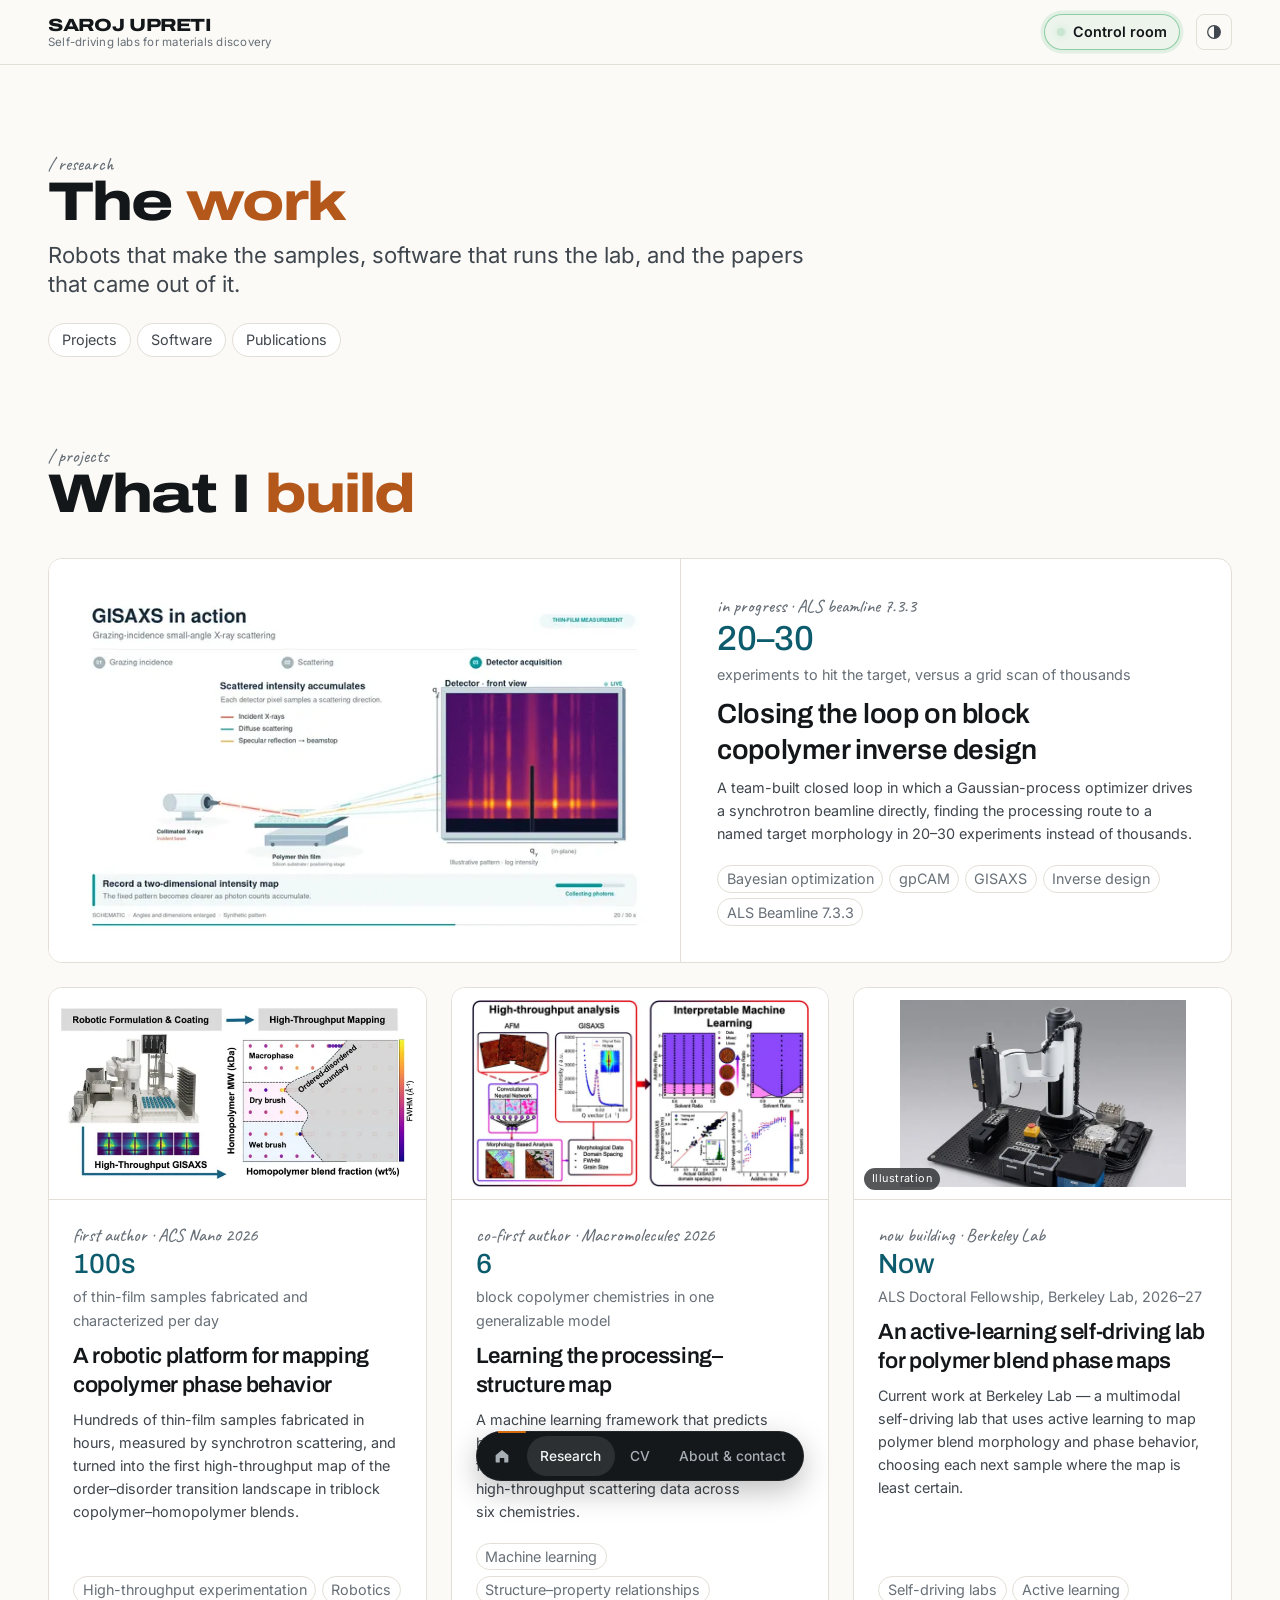
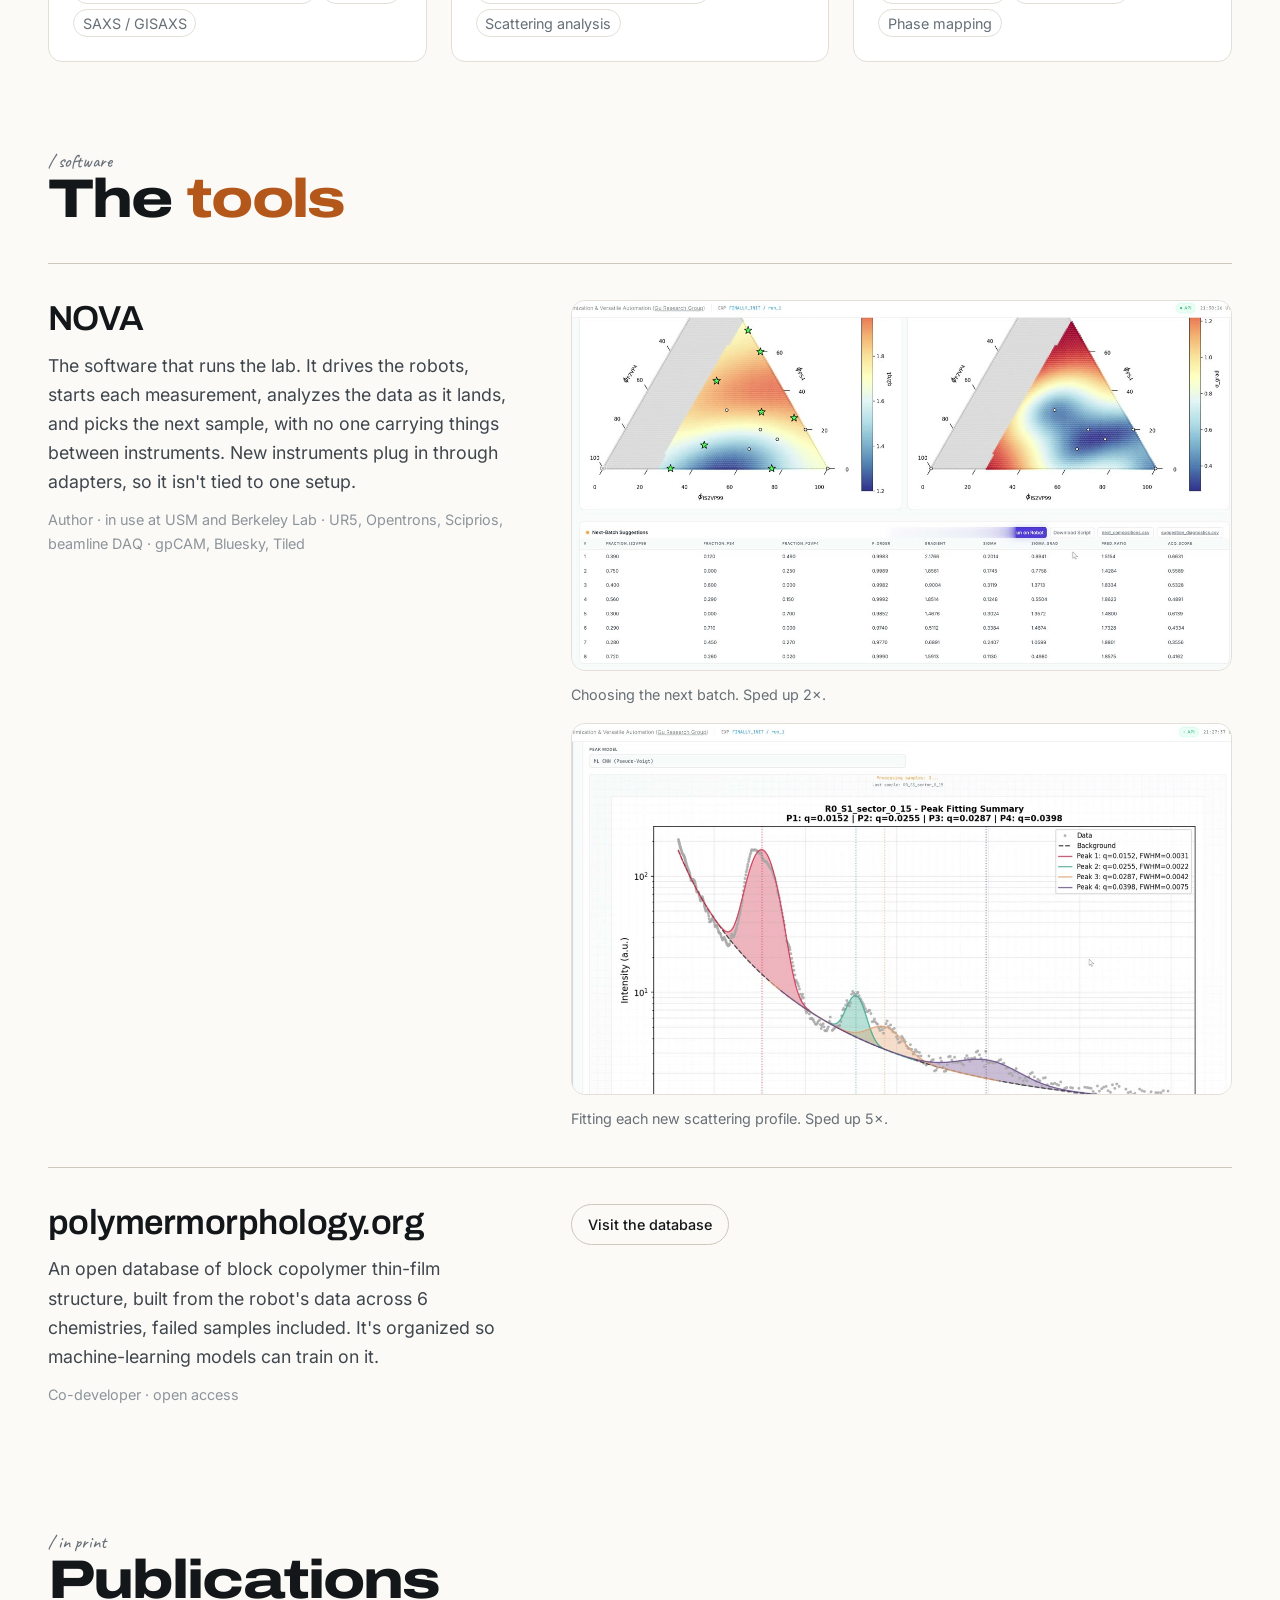
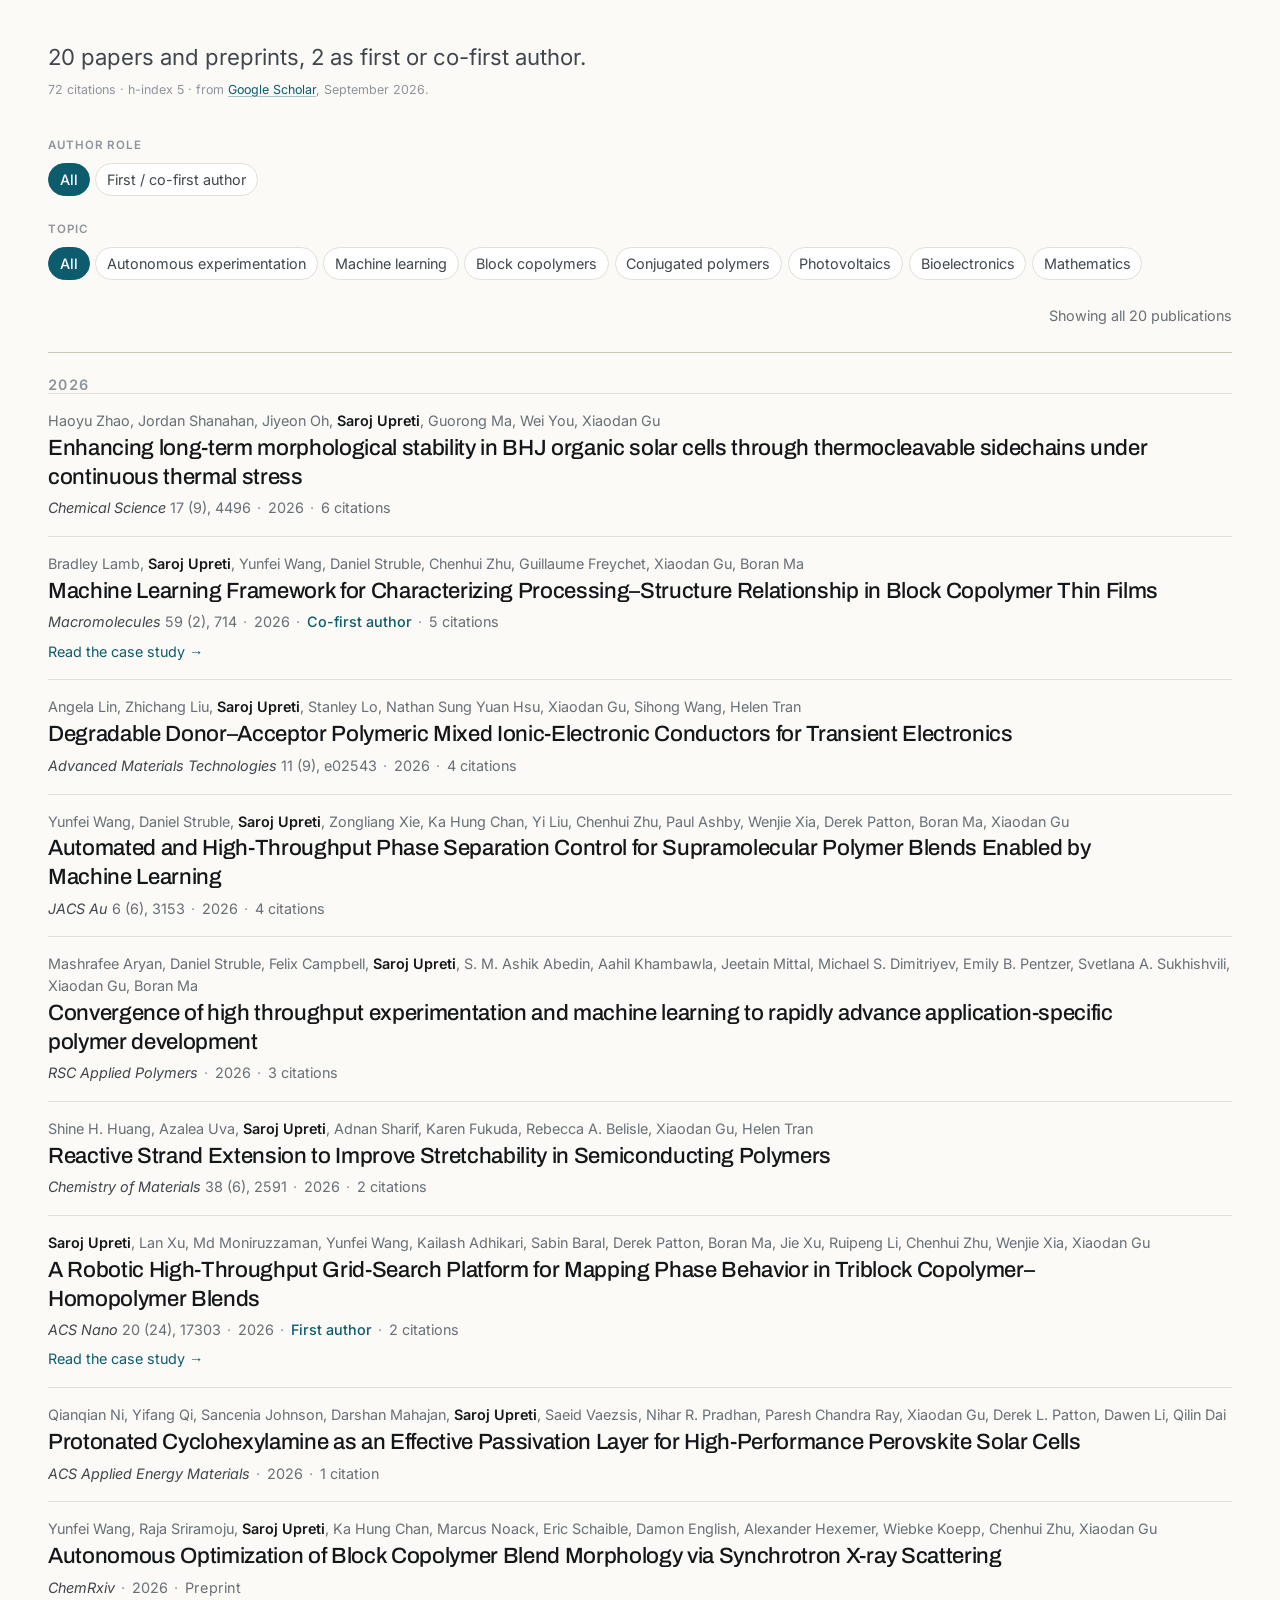
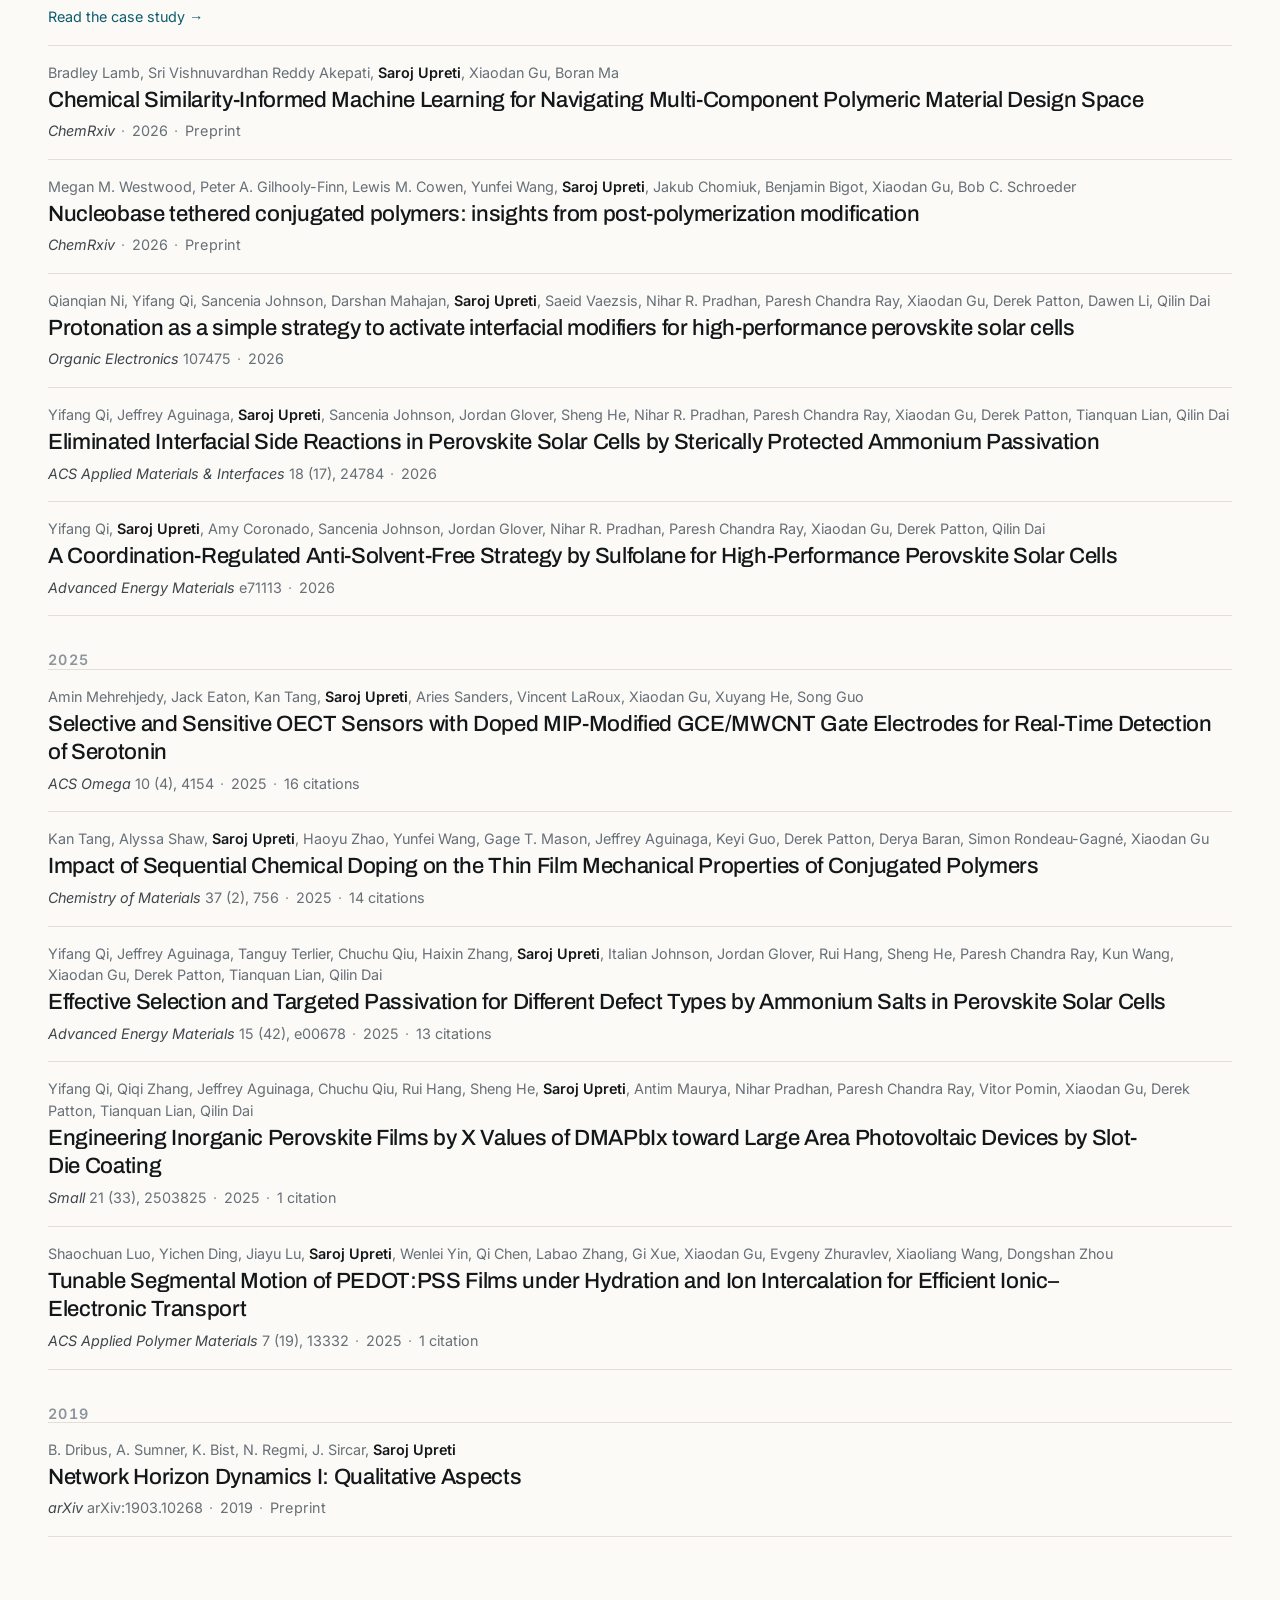
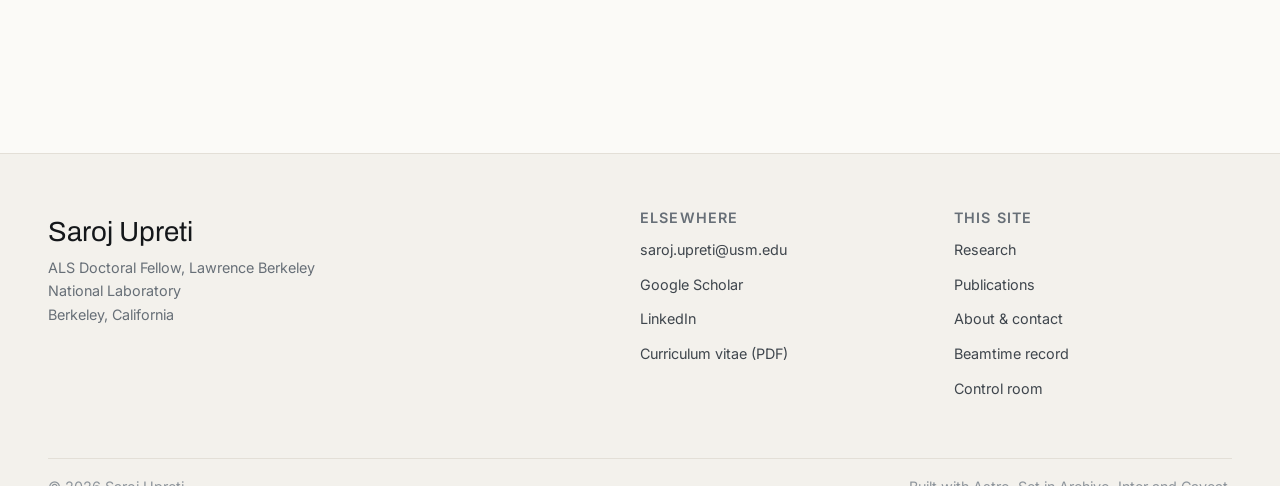
<file: software/index.html>
<!doctype html><title>Redirecting to: /research#software</title><meta http-equiv="refresh" content="0;url=/research#software"><meta name="robots" content="noindex"><link rel="canonical" href="https://www.sarojupreti.com/research#software"><body>	<a href="/research#software">Redirecting from <code>/software/</code> to <code>/research#software</code></a></body>
</file>
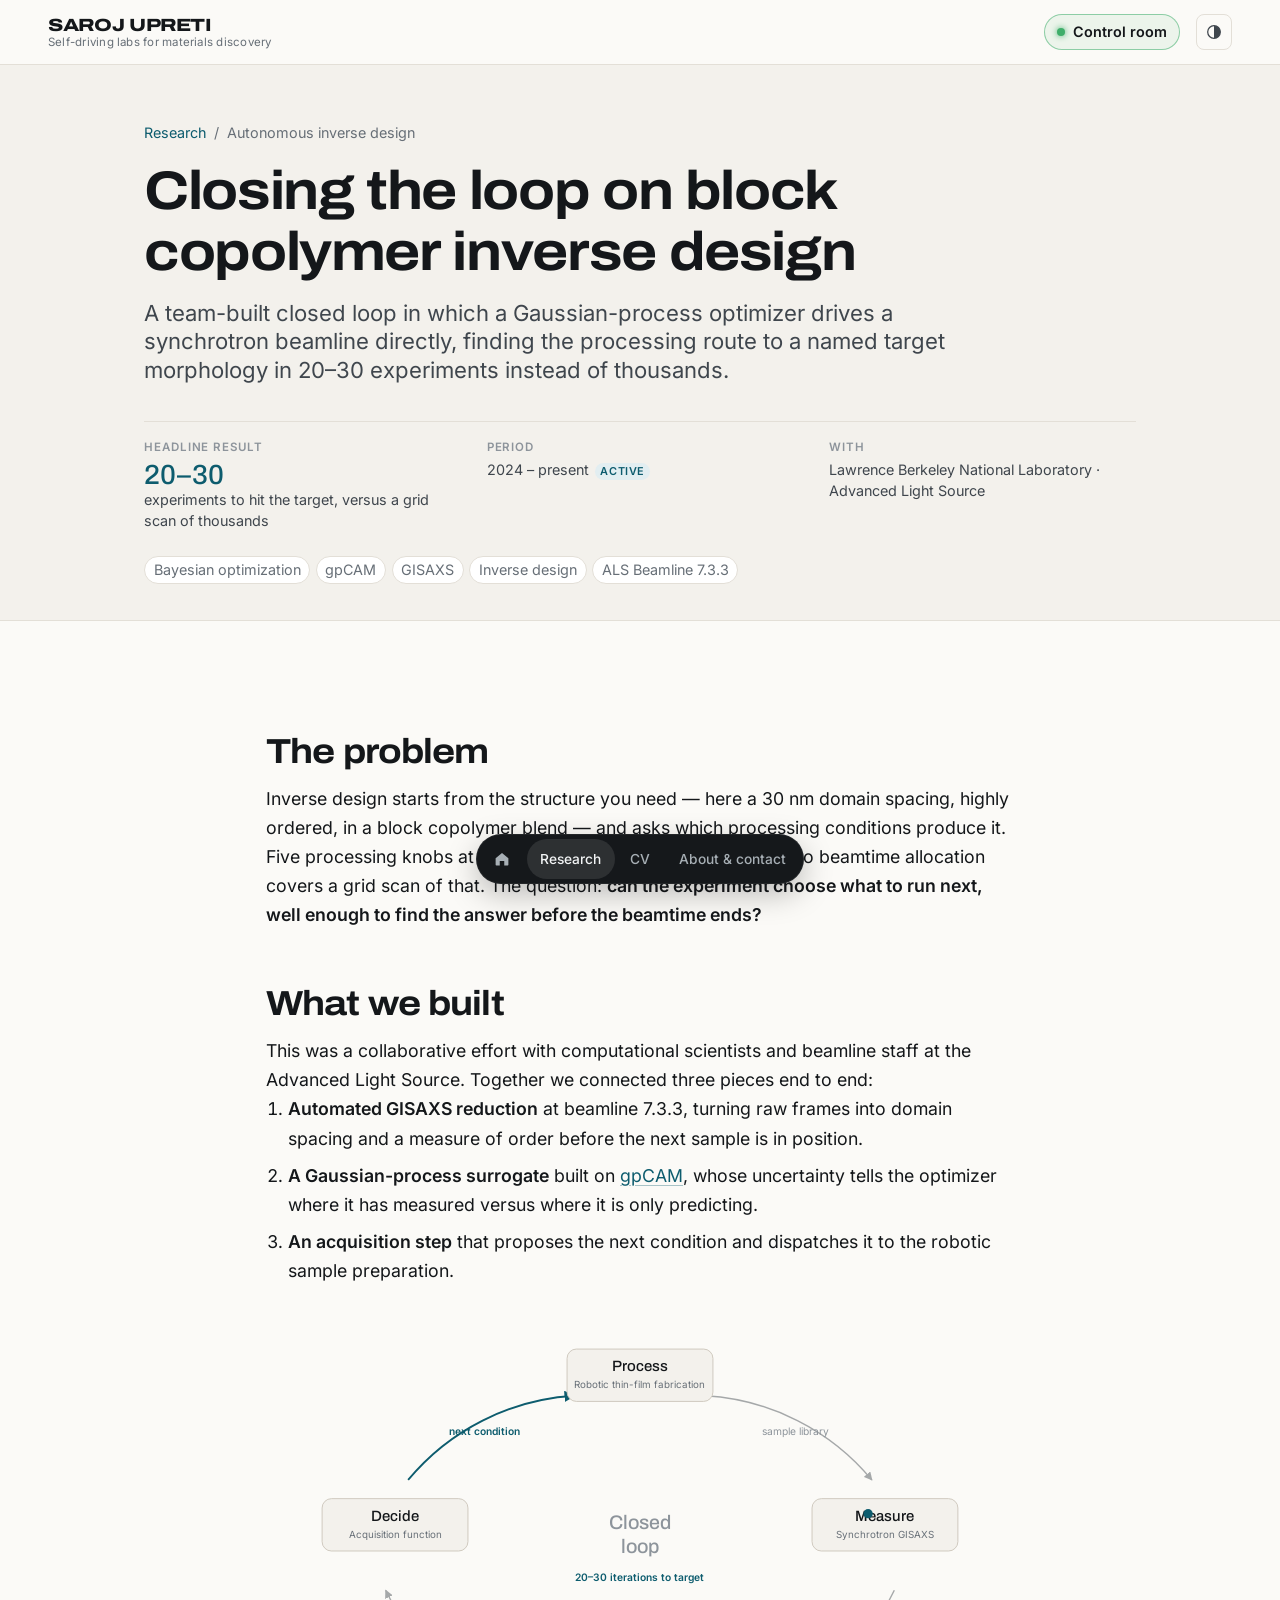
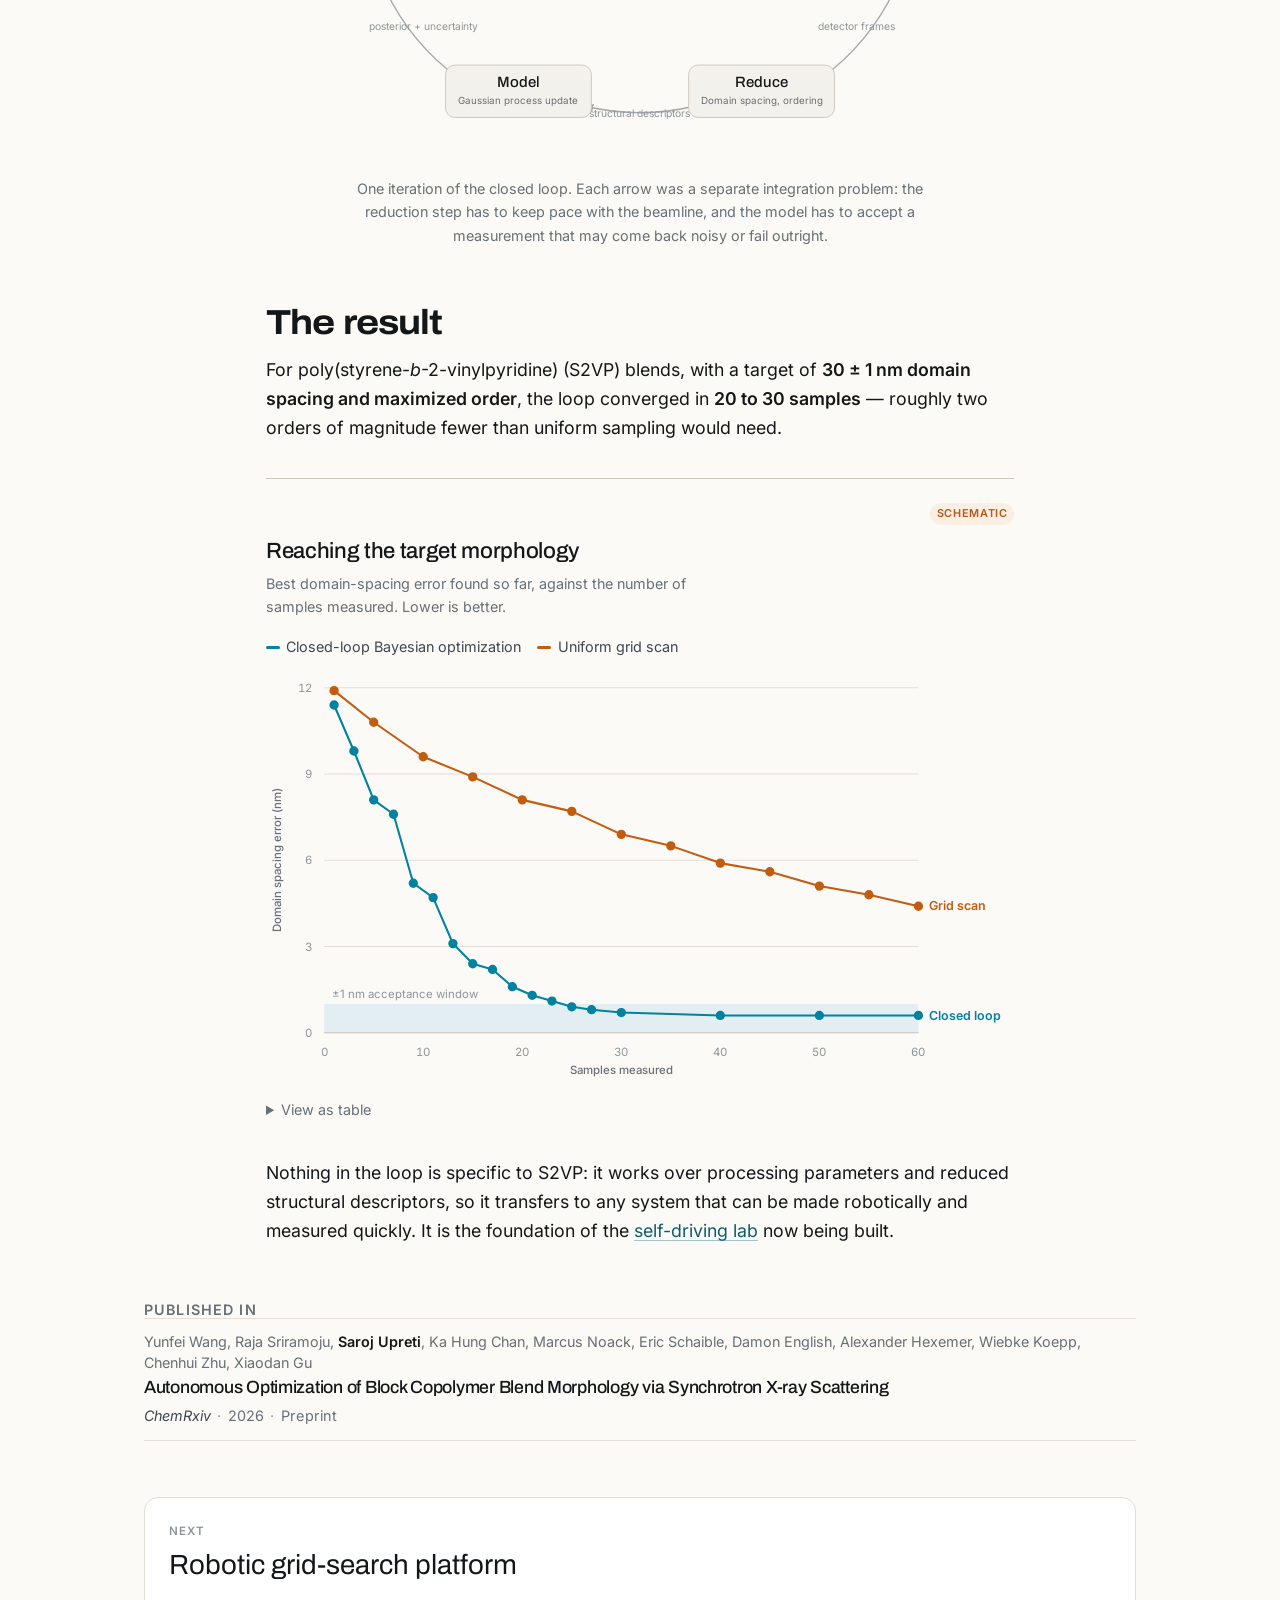
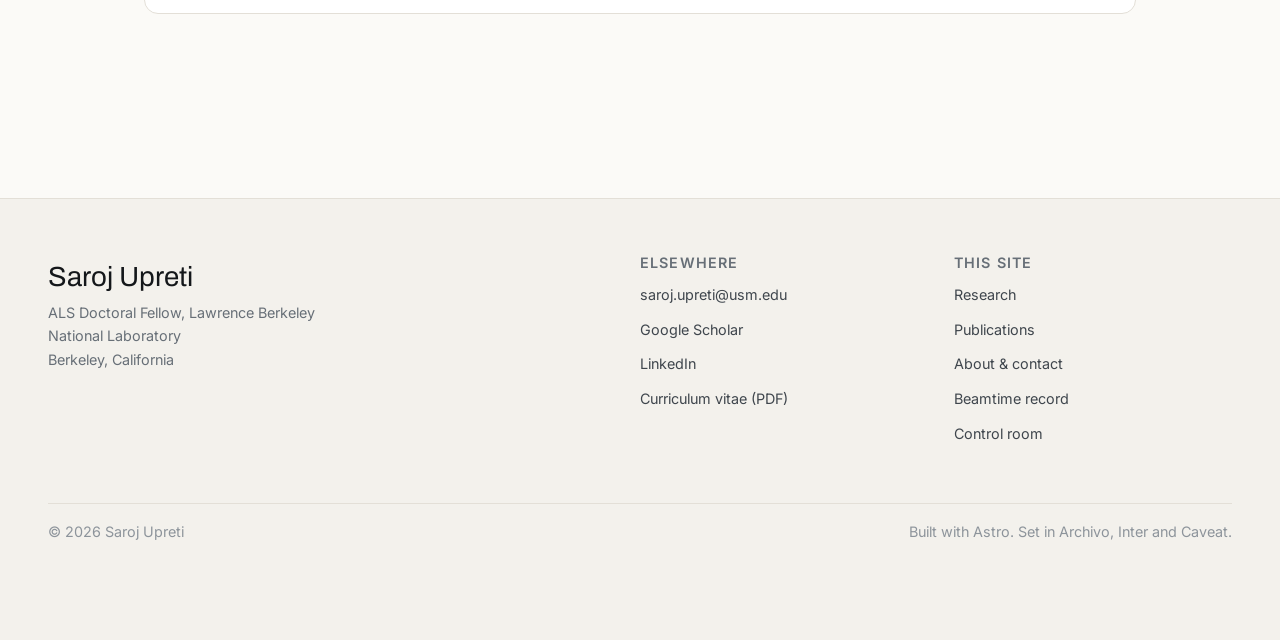
<file: research/autonomous-inverse-design/index.html>
<!DOCTYPE html><html lang="en" data-astro-cid-hkbrpulz><head><meta charset="utf-8"><meta name="viewport" content="width=device-width, initial-scale=1, viewport-fit=cover"><title>Closing the loop on block copolymer inverse design · Saroj Upreti</title><meta name="description" content="A team-built closed loop in which a Gaussian-process optimizer drives a synchrotron beamline directly, finding the processing route to a named target morphology in 20–30 experiments instead of thousands."><link rel="canonical" href="https://www.sarojupreti.com/research/autonomous-inverse-design"><link rel="sitemap" href="/sitemap-index.xml"><link rel="icon" href="/favicon.svg" type="image/svg+xml"><meta name="author" content="Saroj Upreti"><meta property="og:type" content="website"><meta property="og:site_name" content="Saroj Upreti"><meta property="og:title" content="Closing the loop on block copolymer inverse design · Saroj Upreti"><meta property="og:description" content="A team-built closed loop in which a Gaussian-process optimizer drives a synchrotron beamline directly, finding the processing route to a named target morphology in 20–30 experiments instead of thousands."><meta property="og:url" content="https://www.sarojupreti.com/research/autonomous-inverse-design"><meta property="og:image" content="https://www.sarojupreti.com/images/og-default.png"><meta name="twitter:card" content="summary_large_image"><meta name="twitter:title" content="Closing the loop on block copolymer inverse design · Saroj Upreti"><meta name="twitter:description" content="A team-built closed loop in which a Gaussian-process optimizer drives a synchrotron beamline directly, finding the processing route to a named target morphology in 20–30 experiments instead of thousands."><meta name="twitter:image" content="https://www.sarojupreti.com/images/og-default.png"><script type="application/ld+json">{"@context":"https://schema.org","@type":"Article","headline":"Closing the loop on block copolymer inverse design","description":"A team-built closed loop in which a Gaussian-process optimizer drives a synchrotron beamline directly, finding the processing route to a named target morphology in 20–30 experiments instead of thousands.","author":{"@type":"Person","name":"Saroj Upreti","url":"https://www.sarojupreti.com"},"about":["Bayesian optimization","gpCAM","GISAXS","Inverse design","ALS Beamline 7.3.3"],"isPartOf":{"@type":"WebSite","name":"Saroj Upreti","url":"https://www.sarojupreti.com"}}</script><script>
      (function () {
        // Lets components style their scripted state before first paint.
        document.documentElement.classList.add('js');
        try {
          var stored = localStorage.getItem('theme');
          if (stored === 'dark' || stored === 'light') {
            document.documentElement.dataset.theme = stored;
          }
        } catch (e) {
          /* Private browsing or blocked storage — system preference stands. */
        }
      })();
    </script><link rel="stylesheet" href="/_astro/Base.Cy3K6Y1S.css"><style>@layer astro.images{:where([data-astro-image]){height:auto}:where([data-astro-image=full-width]){width:100%}:where([data-astro-image=constrained]){max-width:100%}[data-astro-image-fit=fill]{object-fit:fill}[data-astro-image-fit=contain]{object-fit:contain}[data-astro-image-fit=cover]{object-fit:cover}[data-astro-image-fit=scale-down]{object-fit:scale-down}[data-astro-image-pos=top]{object-position:top}[data-astro-image-pos=bottom]{object-position:bottom}[data-astro-image-pos=left]{object-position:left}[data-astro-image-pos=right]{object-position:right}[data-astro-image-pos=center]{object-position:center}[data-astro-image-pos=top-left]{object-position:top left}[data-astro-image-pos=top-right]{object-position:top right}[data-astro-image-pos=top-center]{object-position:top center}[data-astro-image-pos=bottom-left]{object-position:bottom left}[data-astro-image-pos=bottom-right]{object-position:bottom right}[data-astro-image-pos=bottom-center]{object-position:bottom center}[data-astro-image-pos=left-top]{object-position:left top}[data-astro-image-pos=left-bottom]{object-position:left bottom}[data-astro-image-pos=left-center]{object-position:left center}[data-astro-image-pos=right-top]{object-position:right top}[data-astro-image-pos=right-bottom]{object-position:right bottom}[data-astro-image-pos=right-center]{object-position:right center}[data-astro-image-pos=center-top]{object-position:center top}[data-astro-image-pos=center-bottom]{object-position:center bottom}[data-astro-image-pos=center-left]{object-position:center left}[data-astro-image-pos=center-right]{object-position:center right}}
</style><link rel="stylesheet" href="/_astro/_..DbixagRp.css"><style>.pub[data-astro-cid-rb6mo7us]{padding-block:var(--space-md);border-block-start:var(--border);list-style:none}.pub__authors[data-astro-cid-rb6mo7us]{font-size:var(--step--1);color:var(--ink-muted);line-height:1.5}.pub__authors[data-astro-cid-rb6mo7us] strong[data-astro-cid-rb6mo7us]{color:var(--ink);font-weight:600}.pub__etal[data-astro-cid-rb6mo7us]{font-style:italic}.pub__title[data-astro-cid-rb6mo7us]{font-size:var(--step-1);font-weight:500;line-height:var(--leading-snug);text-wrap:pretty;margin-block:.15rem .3rem}.pub__title[data-astro-cid-rb6mo7us] a[data-astro-cid-rb6mo7us]{color:var(--ink);text-decoration:none}.pub__title[data-astro-cid-rb6mo7us] a[data-astro-cid-rb6mo7us]:hover{color:var(--accent);text-underline-offset:.16em;text-decoration:underline}.pub__meta[data-astro-cid-rb6mo7us]{font-size:var(--step--1);color:var(--ink-muted)}.pub__venue[data-astro-cid-rb6mo7us]{color:var(--ink-secondary);font-style:italic}.pub__sep[data-astro-cid-rb6mo7us]{color:var(--ink-faint);margin-inline:.45em}.pub__role[data-astro-cid-rb6mo7us]{color:var(--accent);font-weight:500}.pub__preprint[data-astro-cid-rb6mo7us]{font-variant:small-caps;letter-spacing:.04em}.pub__project[data-astro-cid-rb6mo7us]{font-size:var(--step--1);margin-block-start:.35rem}.pub__project[data-astro-cid-rb6mo7us] a[data-astro-cid-rb6mo7us]{text-decoration:none}.pub__project[data-astro-cid-rb6mo7us] a[data-astro-cid-rb6mo7us]:hover{text-decoration:underline}.pub--compact[data-astro-cid-rb6mo7us]{padding-block:var(--space-sm)}.pub--compact[data-astro-cid-rb6mo7us] .pub__title[data-astro-cid-rb6mo7us]{font-size:var(--step-0)}
</style><link rel="stylesheet" href="/_astro/autonomous-inverse-design.CtPx_QB2.css"></head><body data-astro-cid-hkbrpulz><a class="skip-link" href="#main" data-astro-cid-hkbrpulz>Skip to content</a><header class="topbar" data-astro-cid-nen7h5rs><div class="topbar__inner wrap--wide" data-astro-cid-nen7h5rs><a class="brand" href="/" data-astro-cid-nen7h5rs><span class="brand__name" data-astro-cid-nen7h5rs>Saroj Upreti</span><span class="brand__role" data-astro-cid-nen7h5rs>Self-driving labs for materials discovery</span></a><div class="topbar__actions" data-astro-cid-nen7h5rs><a class="topbar__lab" href="/lab" data-astro-cid-nen7h5rs><span class="topbar__lab-dot" aria-hidden="true" data-astro-cid-nen7h5rs></span>Control room</a><button class="theme-toggle" type="button" title="Change color theme" data-astro-cid-l6lhmie6><span class="sr-only" data-astro-cid-l6lhmie6>Color theme</span><svg class="icon icon--sun" width="18" height="18" viewBox="0 0 20 20" aria-hidden="true" data-astro-cid-l6lhmie6><circle cx="10" cy="10" r="3.6" fill="currentColor" data-astro-cid-l6lhmie6></circle><g stroke="currentColor" stroke-width="1.4" stroke-linecap="round" data-astro-cid-l6lhmie6><path d="M10 1.8v2M10 16.2v2M18.2 10h-2M3.8 10h-2M15.8 4.2l-1.4 1.4M5.6 14.4l-1.4 1.4M15.8 15.8l-1.4-1.4M5.6 5.6 4.2 4.2" data-astro-cid-l6lhmie6></path></g></svg><svg class="icon icon--moon" width="18" height="18" viewBox="0 0 20 20" aria-hidden="true" data-astro-cid-l6lhmie6><path d="M16.5 12.4A7 7 0 0 1 7.6 3.5a7 7 0 1 0 8.9 8.9Z" fill="currentColor" data-astro-cid-l6lhmie6></path></svg><svg class="icon icon--auto" width="18" height="18" viewBox="0 0 20 20" aria-hidden="true" data-astro-cid-l6lhmie6><circle cx="10" cy="10" r="7" fill="none" stroke="currentColor" stroke-width="1.4" data-astro-cid-l6lhmie6></circle><path d="M10 3a7 7 0 0 1 0 14Z" fill="currentColor" data-astro-cid-l6lhmie6></path></svg></button><script type="module">var e=[`light`,`dark`,`system`],t=document.documentElement,n=document.querySelector(`.theme-toggle`);function r(){let e=t.dataset.theme;return e===`light`||e===`dark`?e:`system`}function i(r){r===`system`?delete t.dataset.theme:t.dataset.theme=r;try{r===`system`?localStorage.removeItem(`theme`):localStorage.setItem(`theme`,r)}catch{}n?.setAttribute(`aria-label`,`Color theme: ${r}. Activate to switch to ${e[(e.indexOf(r)+1)%e.length]}.`)}i(r()),n?.addEventListener(`click`,()=>{i(e[(e.indexOf(r())+1)%e.length])});</script></div></div></header><nav class="dock" aria-label="Primary" data-astro-cid-nen7h5rs><span class="dock__progress" aria-hidden="true" data-astro-cid-nen7h5rs></span><a class="dock__home" href="/" data-astro-cid-nen7h5rs><svg width="18" height="18" viewBox="0 0 24 24" aria-hidden="true" data-astro-cid-nen7h5rs><path d="M3.5 11 12 4l8.5 7v8.5a1 1 0 0 1-1 1H15v-6H9v6H4.5a1 1 0 0 1-1-1z" fill="currentColor" data-astro-cid-nen7h5rs></path></svg><span class="sr-only" data-astro-cid-nen7h5rs>Home</span></a><ul class="dock__list" data-astro-cid-nen7h5rs><li data-astro-cid-nen7h5rs><a class="dock__link" href="/research" aria-current="page" data-astro-cid-nen7h5rs>Research</a></li><li data-astro-cid-nen7h5rs><a class="dock__link" href="/cv" data-astro-cid-nen7h5rs>CV</a></li><li data-astro-cid-nen7h5rs><a class="dock__link" href="/about" data-astro-cid-nen7h5rs>About &amp; contact</a></li></ul><button class="dock__menu" type="button" aria-expanded="false" aria-controls="dock-sheet" data-astro-cid-nen7h5rs>Menu<svg width="12" height="12" viewBox="0 0 12 12" aria-hidden="true" data-astro-cid-nen7h5rs><path d="M2.5 7.5 6 4l3.5 3.5" fill="none" stroke="currentColor" stroke-width="1.6" stroke-linecap="round" stroke-linejoin="round" data-astro-cid-nen7h5rs></path></svg></button><div class="dock__sheet" id="dock-sheet" hidden data-astro-cid-nen7h5rs><ul data-astro-cid-nen7h5rs><li data-astro-cid-nen7h5rs><a href="/research" aria-current="page" data-astro-cid-nen7h5rs>Research</a></li><li data-astro-cid-nen7h5rs><a href="/cv" data-astro-cid-nen7h5rs>CV</a></li><li data-astro-cid-nen7h5rs><a href="/about" data-astro-cid-nen7h5rs>About &amp; contact</a></li><li data-astro-cid-nen7h5rs><a href="/lab" data-astro-cid-nen7h5rs>Control room</a></li><li data-astro-cid-nen7h5rs><a href="/cv/CV_Saroj_Upreti.pdf" data-astro-cid-nen7h5rs>Download CV (PDF)</a></li></ul></div></nav><script type="module">var e=document.querySelector(`.dock`),t=e?.querySelector(`.dock__menu`),n=e?.querySelector(`#dock-sheet`),r=e=>{t?.setAttribute(`aria-expanded`,String(e)),n&&(n.hidden=!e)};if(t?.addEventListener(`click`,()=>r(t.getAttribute(`aria-expanded`)!==`true`)),document.addEventListener(`keydown`,e=>e.key===`Escape`&&r(!1)),document.addEventListener(`click`,t=>{e&&!e.contains(t.target)&&r(!1)}),e){let t=!1,n=window.scrollY,i=()=>{t=!1;let i=window.scrollY,a=document.documentElement.scrollHeight-window.innerHeight;e.style.setProperty(`--progress`,String(a>0?Math.min(1,i/a):0));let o=i-n;if(Math.abs(o)>6){let t=o>0&&i>160&&i<a-80&&!e.contains(document.activeElement);e.classList.toggle(`dock--away`,t),t&&r(!1),n=i}},a=()=>{t||(t=!0,requestAnimationFrame(i))};window.addEventListener(`scroll`,a,{passive:!0}),window.addEventListener(`resize`,a),i()}</script><main id="main" class="main" data-astro-cid-hkbrpulz><article class="project" data-astro-cid-mxqckr7x><header class="project__header" data-astro-cid-mxqckr7x><div class="wrap" data-astro-cid-mxqckr7x><nav class="crumb" aria-label="Breadcrumb" data-astro-cid-mxqckr7x><a href="/research" data-astro-cid-mxqckr7x>Research</a><span aria-hidden="true" data-astro-cid-mxqckr7x>/</span><span data-astro-cid-mxqckr7x>Autonomous inverse design</span></nav><h1 class="project__title" data-astro-cid-mxqckr7x>Closing the loop on block copolymer inverse design</h1><p class="project__summary" data-astro-cid-mxqckr7x>A team-built closed loop in which a Gaussian-process optimizer drives a synchrotron beamline directly, finding the processing route to a named target morphology in 20–30 experiments instead of thousands.</p><dl class="project__facts" data-astro-cid-mxqckr7x><div data-astro-cid-mxqckr7x><dt data-astro-cid-mxqckr7x>Headline result</dt><dd data-astro-cid-mxqckr7x><strong data-astro-cid-mxqckr7x>20–30</strong>experiments to hit the target, versus a grid scan of thousands</dd></div><div data-astro-cid-mxqckr7x><dt data-astro-cid-mxqckr7x>Period</dt><dd data-astro-cid-mxqckr7x>2024 – present<span class="live" data-astro-cid-mxqckr7x>Active</span></dd></div><div data-astro-cid-mxqckr7x><dt data-astro-cid-mxqckr7x>With</dt><dd data-astro-cid-mxqckr7x>Lawrence Berkeley National Laboratory · Advanced Light Source</dd></div></dl><ul class="project__tags" data-astro-cid-mxqckr7x><li class="tag" data-astro-cid-mxqckr7x>Bayesian optimization</li><li class="tag" data-astro-cid-mxqckr7x>gpCAM</li><li class="tag" data-astro-cid-mxqckr7x>GISAXS</li><li class="tag" data-astro-cid-mxqckr7x>Inverse design</li><li class="tag" data-astro-cid-mxqckr7x>ALS Beamline 7.3.3</li></ul></div></header><div class="wrap project__body prose" data-astro-cid-mxqckr7x><h2 id="the-problem">The problem</h2>
<p>Inverse design starts from the structure you need — here a 30 nm domain spacing,
highly ordered, in a block copolymer blend — and asks which processing conditions
produce it. Five processing knobs at ten settings each is 100,000 samples; no beamtime
allocation covers a grid scan of that. The question: <strong>can the experiment choose what
to run next, well enough to find the answer before the beamtime ends?</strong></p>
<h2 id="what-we-built">What we built</h2>
<p>This was a collaborative effort with computational scientists and beamline staff at
the Advanced Light Source. Together we connected three pieces end to end:</p>
<ol>
<li><strong>Automated GISAXS reduction</strong> at beamline 7.3.3, turning raw frames into domain
spacing and a measure of order before the next sample is in position.</li>
<li><strong>A Gaussian-process surrogate</strong> built on <a href="https://gpcam.readthedocs.io/">gpCAM</a>,
whose uncertainty tells the optimizer where it has measured versus where it is only
predicting.</li>
<li><strong>An acquisition step</strong> that proposes the next condition and dispatches it to the
robotic sample preparation.</li>
</ol>
<figure class="loop" data-astro-cid-nrrjpqjp><svg viewBox="0 0 800 470" role="img" aria-label="The closed-loop cycle: robotic processing produces a sample library, synchrotron GISAXS measures it, automated reduction extracts structural descriptors, a Gaussian process model updates its posterior, and an acquisition function chooses the next processing condition — returning to processing to start the next round." data-astro-cid-nrrjpqjp><defs data-astro-cid-nrrjpqjp><marker id="loop-arrow" viewBox="0 0 10 10" refX="9" refY="5" markerWidth="6" markerHeight="6" orient="auto-start-reverse" data-astro-cid-nrrjpqjp><path d="M0 0 10 5 0 10z" fill="currentColor" data-astro-cid-nrrjpqjp></path></marker><marker id="loop-arrow-accent" viewBox="0 0 10 10" refX="9" refY="5" markerWidth="6" markerHeight="6" orient="auto-start-reverse" data-astro-cid-nrrjpqjp><path d="M0 0 10 5 0 10z" class="accent-fill" data-astro-cid-nrrjpqjp></path></marker></defs><g class="edges" data-astro-cid-nrrjpqjp><path d="M470 80 A 250 250 0 0 1 648 170" marker-end="url(#loop-arrow)" data-astro-cid-nrrjpqjp></path><path d="M672 288 A 250 250 0 0 1 594 382" marker-end="url(#loop-arrow)" data-astro-cid-nrrjpqjp></path><path d="M458 412 A 250 250 0 0 1 342 412" marker-end="url(#loop-arrow)" data-astro-cid-nrrjpqjp></path><path d="M206 382 A 250 250 0 0 1 128 288" marker-end="url(#loop-arrow)" data-astro-cid-nrrjpqjp></path><path d="M152 170 A 250 250 0 0 1 330 80" class="edge--accent" marker-end="url(#loop-arrow-accent)" data-astro-cid-nrrjpqjp></path></g><g class="edge-labels" data-astro-cid-nrrjpqjp><text x="566" y="122" class data-astro-cid-nrrjpqjp>sample library</text><text x="632" y="330" class data-astro-cid-nrrjpqjp>detector frames</text><text x="400" y="424" class data-astro-cid-nrrjpqjp>structural descriptors</text><text x="168" y="330" class data-astro-cid-nrrjpqjp>posterior + uncertainty</text><text x="234" y="122" class="accent-text" data-astro-cid-nrrjpqjp>next condition</text></g><g class="nodes" data-astro-cid-nrrjpqjp><g data-astro-cid-nrrjpqjp><rect x="322" y="30" width="156" height="56" rx="10" data-astro-cid-nrrjpqjp></rect><text x="400" y="54" class="node-label" data-astro-cid-nrrjpqjp>Process</text><text x="400" y="72" class="node-detail" data-astro-cid-nrrjpqjp>Robotic thin-film fabrication</text></g><g data-astro-cid-nrrjpqjp><rect x="584" y="190" width="156" height="56" rx="10" data-astro-cid-nrrjpqjp></rect><text x="662" y="214" class="node-label" data-astro-cid-nrrjpqjp>Measure</text><text x="662" y="232" class="node-detail" data-astro-cid-nrrjpqjp>Synchrotron GISAXS</text></g><g data-astro-cid-nrrjpqjp><rect x="452" y="368" width="156" height="56" rx="10" data-astro-cid-nrrjpqjp></rect><text x="530" y="392" class="node-label" data-astro-cid-nrrjpqjp>Reduce</text><text x="530" y="410" class="node-detail" data-astro-cid-nrrjpqjp>Domain spacing, ordering</text></g><g data-astro-cid-nrrjpqjp><rect x="192" y="368" width="156" height="56" rx="10" data-astro-cid-nrrjpqjp></rect><text x="270" y="392" class="node-label" data-astro-cid-nrrjpqjp>Model</text><text x="270" y="410" class="node-detail" data-astro-cid-nrrjpqjp>Gaussian process update</text></g><g data-astro-cid-nrrjpqjp><rect x="60" y="190" width="156" height="56" rx="10" data-astro-cid-nrrjpqjp></rect><text x="138" y="214" class="node-label" data-astro-cid-nrrjpqjp>Decide</text><text x="138" y="232" class="node-detail" data-astro-cid-nrrjpqjp>Acquisition function</text></g></g><g class="hub" data-astro-cid-nrrjpqjp><text x="400" y="222" class="hub-title" data-astro-cid-nrrjpqjp>Closed</text><text x="400" y="248" class="hub-title" data-astro-cid-nrrjpqjp>loop</text><text x="400" y="278" class="hub-note" data-astro-cid-nrrjpqjp>20–30 iterations to target</text></g><circle r="5" class="pulse" data-astro-cid-nrrjpqjp><animateMotion dur="9s" repeatCount="indefinite" path="M400 80 A 250 250 0 0 1 662 246 A 250 250 0 0 1 530 424 A 250 250 0 0 1 270 424 A 250 250 0 0 1 138 246 A 250 250 0 0 1 400 80" data-astro-cid-nrrjpqjp></animateMotion></circle></svg><figcaption data-astro-cid-nrrjpqjp>One iteration of the closed loop. Each arrow was a separate integration problem: the reduction step has to keep pace with the beamline, and the model has to accept a measurement that may come back noisy or fail outright.</figcaption></figure>
<h2 id="the-result">The result</h2>
<p>For poly(styrene-<em>b</em>-2-vinylpyridine) (S2VP) blends, with a target of <strong>30 ± 1 nm
domain spacing and maximized order</strong>, the loop converged in <strong>20 to 30 samples</strong> —
roughly two orders of magnitude fewer than uniform sampling would need.</p>
<figure class="chart" data-astro-cid-5seusxyo><figcaption class="chart__head" data-astro-cid-5seusxyo><div data-astro-cid-5seusxyo><h3 class="chart__title" data-astro-cid-5seusxyo>Reaching the target morphology</h3><p class="chart__sub" data-astro-cid-5seusxyo>Best domain-spacing error found so far, against the number of samples measured. Lower is better.</p></div><span class="chart__badge" title="Illustrative shape, not measured data" data-astro-cid-5seusxyo>Schematic</span></figcaption><div class="chart__legend" data-astro-cid-5seusxyo><span class="chart__legend-item" data-series="closed-loop" data-astro-cid-5seusxyo><span class="chart__swatch" data-series="closed-loop" aria-hidden="true" data-astro-cid-5seusxyo></span>Closed-loop Bayesian optimization</span><span class="chart__legend-item" data-series="grid-scan" data-astro-cid-5seusxyo><span class="chart__swatch" data-series="grid-scan" aria-hidden="true" data-astro-cid-5seusxyo></span>Uniform grid scan</span></div><div class="chart__plot" data-astro-cid-5seusxyo><svg viewBox="0 0 720 400" role="img" aria-labelledby="conv-title conv-desc" preserveAspectRatio="xMidYMid meet" data-astro-cid-5seusxyo><title id="conv-title">Convergence toward the target domain spacing</title><desc id="conv-desc" data-astro-cid-5seusxyo>Closed-loop Bayesian optimization reaches the ±1 nm acceptance window after roughly 25 samples, while a uniform grid scan is still several nanometres away after 60.</desc><rect x="56" y="324.3333333333333" width="572" height="27.666666666666686" class="band" data-astro-cid-5seusxyo></rect><text x="64" y="318.3333333333333" class="band-label" data-astro-cid-5seusxyo>±1 nm acceptance window</text><g class="grid" data-astro-cid-5seusxyo><line x1="56" y1="352" x2="628" y2="352" data-astro-cid-5seusxyo></line><line x1="56" y1="269" x2="628" y2="269" data-astro-cid-5seusxyo></line><line x1="56" y1="186" x2="628" y2="186" data-astro-cid-5seusxyo></line><line x1="56" y1="103" x2="628" y2="103" data-astro-cid-5seusxyo></line><line x1="56" y1="20" x2="628" y2="20" data-astro-cid-5seusxyo></line></g><g class="axis" data-astro-cid-5seusxyo><line x1="56" y1="352" x2="628" y2="352" data-astro-cid-5seusxyo></line><text x="56" y="374" class="tick tick--x" data-astro-cid-5seusxyo>0</text><text x="151.33333333333331" y="374" class="tick tick--x" data-astro-cid-5seusxyo>10</text><text x="246.66666666666666" y="374" class="tick tick--x" data-astro-cid-5seusxyo>20</text><text x="342" y="374" class="tick tick--x" data-astro-cid-5seusxyo>30</text><text x="437.3333333333333" y="374" class="tick tick--x" data-astro-cid-5seusxyo>40</text><text x="532.6666666666667" y="374" class="tick tick--x" data-astro-cid-5seusxyo>50</text><text x="628" y="374" class="tick tick--x" data-astro-cid-5seusxyo>60</text><text x="44" y="356" class="tick tick--y" data-astro-cid-5seusxyo>0</text><text x="44" y="273" class="tick tick--y" data-astro-cid-5seusxyo>3</text><text x="44" y="190" class="tick tick--y" data-astro-cid-5seusxyo>6</text><text x="44" y="107" class="tick tick--y" data-astro-cid-5seusxyo>9</text><text x="44" y="24" class="tick tick--y" data-astro-cid-5seusxyo>12</text><text x="342" y="392" class="axis-title" data-astro-cid-5seusxyo>Samples measured</text><text class="axis-title" transform="translate(14 186) rotate(-90)" data-astro-cid-5seusxyo>Domain spacing error (nm)</text></g><g class="series" data-series="closed-loop" data-astro-cid-5seusxyo><path d="M65.53333333333333 36.599999999999966 L84.6 80.86666666666662 L103.66666666666666 127.90000000000003 L122.73333333333333 141.73333333333335 L141.8 208.13333333333333 L160.86666666666667 221.96666666666667 L179.93333333333334 266.23333333333335 L199 285.6 L218.06666666666666 291.1333333333333 L237.13333333333333 307.73333333333335 L256.2 316.0333333333333 L275.26666666666665 321.56666666666666 L294.33333333333337 327.1 L313.40000000000003 329.8666666666667 L342 332.6333333333333 L437.3333333333333 335.4 L532.6666666666667 335.4 L628 335.4" class="series__line" data-astro-cid-5seusxyo></path><circle cx="65.53333333333333" cy="36.599999999999966" r="3.5" class="series__dot" data-astro-cid-5seusxyo></circle><circle cx="84.6" cy="80.86666666666662" r="3.5" class="series__dot" data-astro-cid-5seusxyo></circle><circle cx="103.66666666666666" cy="127.90000000000003" r="3.5" class="series__dot" data-astro-cid-5seusxyo></circle><circle cx="122.73333333333333" cy="141.73333333333335" r="3.5" class="series__dot" data-astro-cid-5seusxyo></circle><circle cx="141.8" cy="208.13333333333333" r="3.5" class="series__dot" data-astro-cid-5seusxyo></circle><circle cx="160.86666666666667" cy="221.96666666666667" r="3.5" class="series__dot" data-astro-cid-5seusxyo></circle><circle cx="179.93333333333334" cy="266.23333333333335" r="3.5" class="series__dot" data-astro-cid-5seusxyo></circle><circle cx="199" cy="285.6" r="3.5" class="series__dot" data-astro-cid-5seusxyo></circle><circle cx="218.06666666666666" cy="291.1333333333333" r="3.5" class="series__dot" data-astro-cid-5seusxyo></circle><circle cx="237.13333333333333" cy="307.73333333333335" r="3.5" class="series__dot" data-astro-cid-5seusxyo></circle><circle cx="256.2" cy="316.0333333333333" r="3.5" class="series__dot" data-astro-cid-5seusxyo></circle><circle cx="275.26666666666665" cy="321.56666666666666" r="3.5" class="series__dot" data-astro-cid-5seusxyo></circle><circle cx="294.33333333333337" cy="327.1" r="3.5" class="series__dot" data-astro-cid-5seusxyo></circle><circle cx="313.40000000000003" cy="329.8666666666667" r="3.5" class="series__dot" data-astro-cid-5seusxyo></circle><circle cx="342" cy="332.6333333333333" r="3.5" class="series__dot" data-astro-cid-5seusxyo></circle><circle cx="437.3333333333333" cy="335.4" r="3.5" class="series__dot" data-astro-cid-5seusxyo></circle><circle cx="532.6666666666667" cy="335.4" r="3.5" class="series__dot" data-astro-cid-5seusxyo></circle><circle cx="628" cy="335.4" r="3.5" class="series__dot" data-astro-cid-5seusxyo></circle><text x="638" y="339.4" class="series__label" data-astro-cid-5seusxyo>Closed loop</text></g><g class="series" data-series="grid-scan" data-astro-cid-5seusxyo><path d="M65.53333333333333 22.76666666666665 L103.66666666666666 53.19999999999999 L151.33333333333331 86.40000000000003 L199 105.76666666666665 L246.66666666666666 127.90000000000003 L294.33333333333337 138.96666666666664 L342 161.09999999999997 L389.6666666666667 172.16666666666669 L437.3333333333333 188.76666666666665 L485 197.0666666666667 L532.6666666666667 210.9 L580.3333333333333 219.20000000000002 L628 230.26666666666665" class="series__line" data-astro-cid-5seusxyo></path><circle cx="65.53333333333333" cy="22.76666666666665" r="3.5" class="series__dot" data-astro-cid-5seusxyo></circle><circle cx="103.66666666666666" cy="53.19999999999999" r="3.5" class="series__dot" data-astro-cid-5seusxyo></circle><circle cx="151.33333333333331" cy="86.40000000000003" r="3.5" class="series__dot" data-astro-cid-5seusxyo></circle><circle cx="199" cy="105.76666666666665" r="3.5" class="series__dot" data-astro-cid-5seusxyo></circle><circle cx="246.66666666666666" cy="127.90000000000003" r="3.5" class="series__dot" data-astro-cid-5seusxyo></circle><circle cx="294.33333333333337" cy="138.96666666666664" r="3.5" class="series__dot" data-astro-cid-5seusxyo></circle><circle cx="342" cy="161.09999999999997" r="3.5" class="series__dot" data-astro-cid-5seusxyo></circle><circle cx="389.6666666666667" cy="172.16666666666669" r="3.5" class="series__dot" data-astro-cid-5seusxyo></circle><circle cx="437.3333333333333" cy="188.76666666666665" r="3.5" class="series__dot" data-astro-cid-5seusxyo></circle><circle cx="485" cy="197.0666666666667" r="3.5" class="series__dot" data-astro-cid-5seusxyo></circle><circle cx="532.6666666666667" cy="210.9" r="3.5" class="series__dot" data-astro-cid-5seusxyo></circle><circle cx="580.3333333333333" cy="219.20000000000002" r="3.5" class="series__dot" data-astro-cid-5seusxyo></circle><circle cx="628" cy="230.26666666666665" r="3.5" class="series__dot" data-astro-cid-5seusxyo></circle><text x="638" y="234.26666666666665" class="series__label" data-astro-cid-5seusxyo>Grid scan</text></g><g class="hover is-off" data-astro-cid-5seusxyo><line class="hover__line" y1="20" y2="352" data-astro-cid-5seusxyo></line></g><rect class="hit" x="56" y="20" width="572" height="332" fill="transparent" data-astro-cid-5seusxyo></rect></svg><div class="tooltip" hidden aria-hidden="true" data-astro-cid-5seusxyo></div></div><details class="chart__table" data-astro-cid-5seusxyo><summary data-astro-cid-5seusxyo>View as table</summary><table data-astro-cid-5seusxyo><caption data-astro-cid-5seusxyo>Best domain-spacing error (nm) by number of samples measured. Schematic values.</caption><thead data-astro-cid-5seusxyo><tr data-astro-cid-5seusxyo><th scope="col" data-astro-cid-5seusxyo>Samples</th><th scope="col" data-astro-cid-5seusxyo>Closed-loop Bayesian optimization</th><th scope="col" data-astro-cid-5seusxyo>Uniform grid scan</th></tr></thead><tbody data-astro-cid-5seusxyo><tr data-astro-cid-5seusxyo><th scope="row" data-astro-cid-5seusxyo>1</th><td data-astro-cid-5seusxyo>11.4</td><td data-astro-cid-5seusxyo>11.9</td></tr><tr data-astro-cid-5seusxyo><th scope="row" data-astro-cid-5seusxyo>10</th><td data-astro-cid-5seusxyo>5.2</td><td data-astro-cid-5seusxyo>9.6</td></tr><tr data-astro-cid-5seusxyo><th scope="row" data-astro-cid-5seusxyo>20</th><td data-astro-cid-5seusxyo>1.6</td><td data-astro-cid-5seusxyo>8.1</td></tr><tr data-astro-cid-5seusxyo><th scope="row" data-astro-cid-5seusxyo>30</th><td data-astro-cid-5seusxyo>0.7</td><td data-astro-cid-5seusxyo>6.9</td></tr><tr data-astro-cid-5seusxyo><th scope="row" data-astro-cid-5seusxyo>40</th><td data-astro-cid-5seusxyo>0.6</td><td data-astro-cid-5seusxyo>5.9</td></tr><tr data-astro-cid-5seusxyo><th scope="row" data-astro-cid-5seusxyo>50</th><td data-astro-cid-5seusxyo>0.6</td><td data-astro-cid-5seusxyo>5.1</td></tr><tr data-astro-cid-5seusxyo><th scope="row" data-astro-cid-5seusxyo>60</th><td data-astro-cid-5seusxyo>0.6</td><td data-astro-cid-5seusxyo>4.4</td></tr></tbody></table></details></figure><script type="module">var e=[{key:`closed-loop`,label:`Closed-loop Bayesian optimization`,shortLabel:`Closed loop`,points:[[1,11.4],[3,9.8],[5,8.1],[7,7.6],[9,5.2],[11,4.7],[13,3.1],[15,2.4],[17,2.2],[19,1.6],[21,1.3],[23,1.1],[25,.9],[27,.8],[30,.7],[40,.6],[50,.6],[60,.6]]},{key:`grid-scan`,label:`Uniform grid scan`,shortLabel:`Grid scan`,points:[[1,11.9],[5,10.8],[10,9.6],[15,8.9],[20,8.1],[25,7.7],[30,6.9],[35,6.5],[40,5.9],[45,5.6],[50,5.1],[55,4.8],[60,4.4]]}],t=document.querySelector(`.chart`),n=t?.querySelector(`svg`),r=t?.querySelector(`.hit`),i=t?.querySelector(`.hover`),a=t?.querySelector(`.hover__line`),o=t?.querySelector(`.tooltip`);if(t&&n&&r&&i&&a&&o){let t=(e,t)=>{let n=null;for(let[r,i]of e)if(r<=t)n=i;else break;return n},s=r=>{let s=n.getBoundingClientRect(),c=s.width/720,l=(r-s.left)/c,u=Math.round((l-56)/572*60),d=Math.max(1,Math.min(60,u)),f=56+d/60*572;i.classList.remove(`is-off`),a.setAttribute(`x1`,String(f)),a.setAttribute(`x2`,String(f));let p=e.map(e=>{let n=t(e.points,d);return n===null?``:`<span class="row"><span class="dot" style="background: var(--s-${e.key})"></span>${e.shortLabel}<span class="val">${n.toFixed(1)} nm</span></span>`}).join(``);o.innerHTML=`<strong>After ${d} sample${d===1?``:`s`}</strong>${p}`,o.hidden=!1,o.style.left=`${f/720*100}%`,o.style.top=`30%`};r.addEventListener(`pointermove`,e=>s(e.clientX)),r.addEventListener(`pointerleave`,()=>{i.classList.add(`is-off`),o.hidden=!0}),r.addEventListener(`pointerdown`,e=>s(e.clientX))}</script>
<p>Nothing in the loop is specific to S2VP: it works over processing parameters and
reduced structural descriptors, so it transfers to any system that can be made
robotically and measured quickly. It is the foundation of the
<a href="/research/battery-electrolytes">self-driving lab</a> now being built.</p></div><section class="wrap project__pubs" data-astro-cid-mxqckr7x><h2 class="project__pubs-title" data-astro-cid-mxqckr7x>Published in</h2><ul class="pub-list" data-astro-cid-mxqckr7x><li class="pub pub--compact" data-role="contributing" data-topics="autonomous-experimentation machine-learning block-copolymers" data-astro-cid-rb6mo7us><p class="pub__authors" data-astro-cid-rb6mo7us>Yunfei Wang, Raja Sriramoju, <strong data-astro-cid-rb6mo7us>Saroj Upreti</strong>, Ka Hung Chan, Marcus Noack, Eric Schaible, Damon English, Alexander Hexemer, Wiebke Koepp, Chenhui Zhu, Xiaodan Gu</p><h3 class="pub__title" data-astro-cid-rb6mo7us><a href="https://doi.org/10.26434/chemrxiv-2026-z7g5t" rel="noopener" data-astro-cid-rb6mo7us>Autonomous Optimization of Block Copolymer Blend Morphology via Synchrotron X-ray Scattering</a></h3><p class="pub__meta" data-astro-cid-rb6mo7us><cite class="pub__venue" data-astro-cid-rb6mo7us>ChemRxiv</cite><span class="pub__sep" data-astro-cid-rb6mo7us>·</span><span data-astro-cid-rb6mo7us>2026</span><span class="pub__sep" data-astro-cid-rb6mo7us>·</span><span class="pub__preprint" data-astro-cid-rb6mo7us>Preprint</span></p></li></ul></section><nav class="wrap project__next" aria-label="Next project" data-astro-cid-mxqckr7x><a href="/research/robotic-grid-search" data-astro-cid-mxqckr7x><span class="project__next-label" data-astro-cid-mxqckr7x>Next</span><span class="project__next-title" data-astro-cid-mxqckr7x>Robotic grid-search platform</span></a></nav></article><dialog class="lightbox" aria-label="Enlarged figure" data-astro-cid-utnzf2kr><button class="lightbox__close" type="button" aria-label="Close" data-astro-cid-utnzf2kr><svg width="22" height="22" viewBox="0 0 24 24" aria-hidden="true" data-astro-cid-utnzf2kr><path d="M6 6l12 12M18 6 6 18" stroke="currentColor" stroke-width="1.6" stroke-linecap="round" fill="none" data-astro-cid-utnzf2kr></path></svg></button><img class="lightbox__img" alt="" data-astro-cid-utnzf2kr></dialog><script type="module">var e=document.querySelector(`.lightbox`),t=e?.querySelector(`.lightbox__img`),n=e?.querySelector(`.lightbox__close`);if(e&&t){for(let n of document.querySelectorAll(`.figure__frame--zoomable`))n.addEventListener(`click`,()=>{let r=n.querySelector(`img`);r&&(t.src=r.currentSrc||r.src,t.alt=n.dataset.zoomAlt??r.alt,e.showModal())});n?.addEventListener(`click`,()=>e.close()),e.addEventListener(`click`,t=>{t.target===e&&e.close()}),e.addEventListener(`close`,()=>{t.removeAttribute(`src`)})}</script></main><footer class="footer" data-astro-cid-jo6i4kqk><div class="wrap--wide footer__inner" data-astro-cid-jo6i4kqk><div class="footer__identity" data-astro-cid-jo6i4kqk><p class="footer__name" data-astro-cid-jo6i4kqk>Saroj Upreti</p><p class="footer__role" data-astro-cid-jo6i4kqk>ALS Doctoral Fellow, Lawrence Berkeley National Laboratory</p><p class="footer__role" data-astro-cid-jo6i4kqk>Berkeley, California</p></div><nav class="footer__links" aria-label="Elsewhere" data-astro-cid-jo6i4kqk><h2 class="footer__heading" data-astro-cid-jo6i4kqk>Elsewhere</h2><ul data-astro-cid-jo6i4kqk><li data-astro-cid-jo6i4kqk><a href="mailto:saroj.upreti@usm.edu" data-astro-cid-jo6i4kqk>saroj.upreti@usm.edu</a></li><li data-astro-cid-jo6i4kqk><a href="https://scholar.google.com/citations?user=iVIrursAAAAJ&amp;hl=en" rel="me noopener" data-astro-cid-jo6i4kqk>Google Scholar</a></li><li data-astro-cid-jo6i4kqk><a href="https://www.linkedin.com/in/saroj-upreti/" rel="me noopener" data-astro-cid-jo6i4kqk>LinkedIn</a></li><li data-astro-cid-jo6i4kqk><a href="/cv/CV_Saroj_Upreti.pdf" data-astro-cid-jo6i4kqk>Curriculum vitae (PDF)</a></li></ul></nav><nav class="footer__links" aria-label="Site" data-astro-cid-jo6i4kqk><h2 class="footer__heading" data-astro-cid-jo6i4kqk>This site</h2><ul data-astro-cid-jo6i4kqk><li data-astro-cid-jo6i4kqk><a href="/research" data-astro-cid-jo6i4kqk>Research</a></li><li data-astro-cid-jo6i4kqk><a href="/research#publications" data-astro-cid-jo6i4kqk>Publications</a></li><li data-astro-cid-jo6i4kqk><a href="/about#contact" data-astro-cid-jo6i4kqk>About &amp; contact</a></li><li data-astro-cid-jo6i4kqk><a href="/cv#beamtime" data-astro-cid-jo6i4kqk>Beamtime record</a></li><li data-astro-cid-jo6i4kqk><a href="/lab" data-astro-cid-jo6i4kqk>Control room</a></li></ul></nav></div><div class="wrap--wide footer__baseline" data-astro-cid-jo6i4kqk><p data-astro-cid-jo6i4kqk>© 2026 Saroj Upreti</p><p data-astro-cid-jo6i4kqk>Built with Astro. Set in Archivo, Inter and Caveat.</p></div></footer></body></html>
</file>
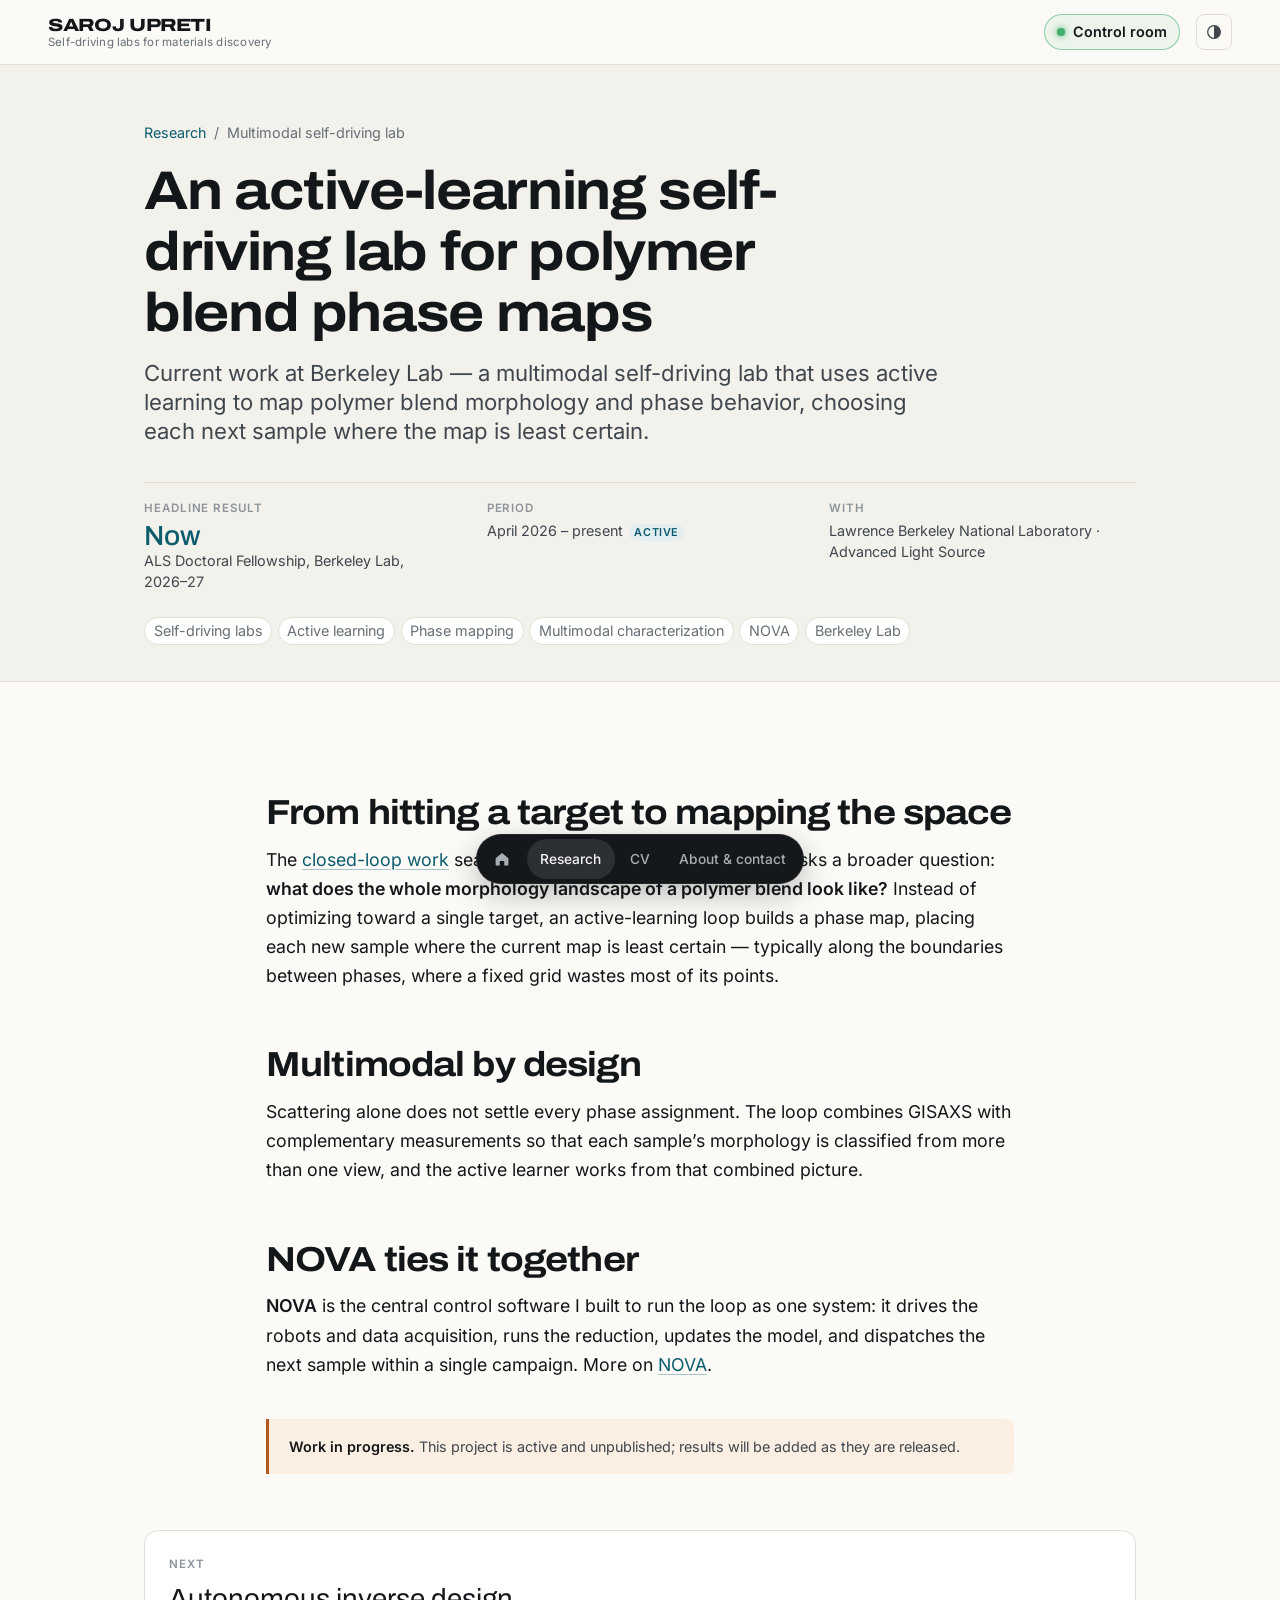
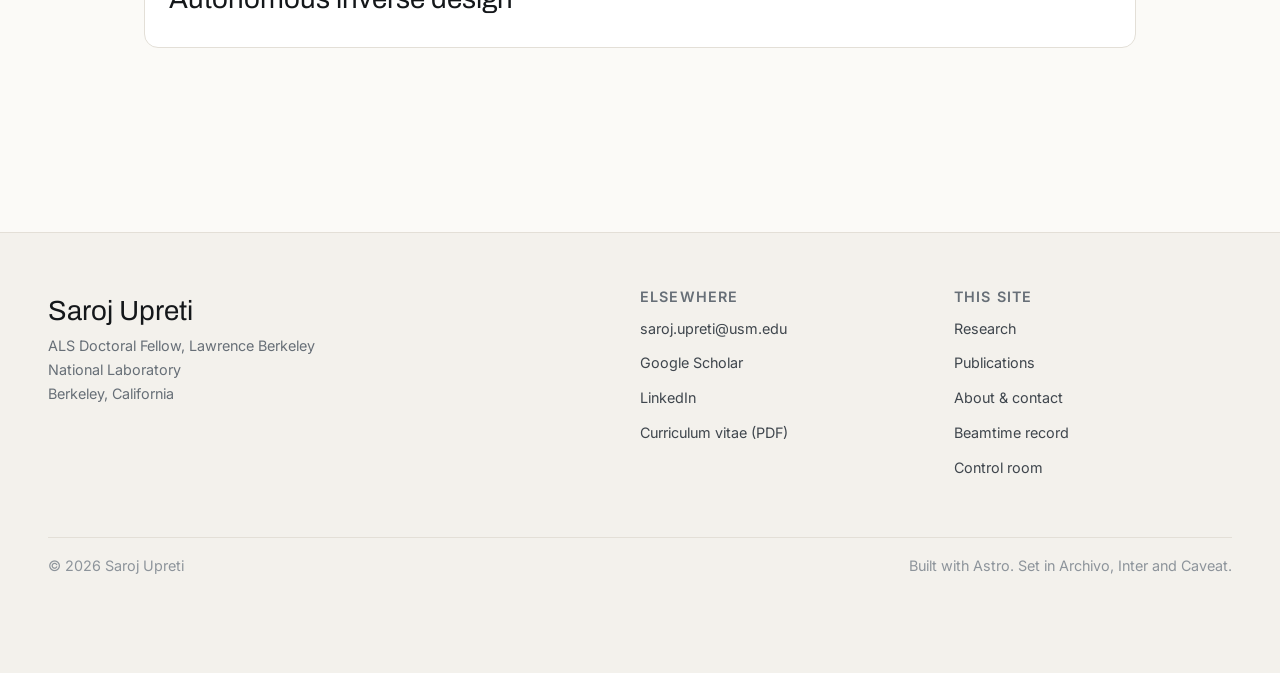
<file: research/battery-electrolytes/index.html>
<!DOCTYPE html><html lang="en" data-astro-cid-hkbrpulz><head><meta charset="utf-8"><meta name="viewport" content="width=device-width, initial-scale=1, viewport-fit=cover"><title>An active-learning self-driving lab for polymer blend phase maps · Saroj Upreti</title><meta name="description" content="Current work at Berkeley Lab — a multimodal self-driving lab that uses active learning to map polymer blend morphology and phase behavior, choosing each next sample where the map is least certain."><link rel="canonical" href="https://www.sarojupreti.com/research/battery-electrolytes"><link rel="sitemap" href="/sitemap-index.xml"><link rel="icon" href="/favicon.svg" type="image/svg+xml"><meta name="author" content="Saroj Upreti"><meta property="og:type" content="website"><meta property="og:site_name" content="Saroj Upreti"><meta property="og:title" content="An active-learning self-driving lab for polymer blend phase maps · Saroj Upreti"><meta property="og:description" content="Current work at Berkeley Lab — a multimodal self-driving lab that uses active learning to map polymer blend morphology and phase behavior, choosing each next sample where the map is least certain."><meta property="og:url" content="https://www.sarojupreti.com/research/battery-electrolytes"><meta property="og:image" content="https://www.sarojupreti.com/images/og-default.png"><meta name="twitter:card" content="summary_large_image"><meta name="twitter:title" content="An active-learning self-driving lab for polymer blend phase maps · Saroj Upreti"><meta name="twitter:description" content="Current work at Berkeley Lab — a multimodal self-driving lab that uses active learning to map polymer blend morphology and phase behavior, choosing each next sample where the map is least certain."><meta name="twitter:image" content="https://www.sarojupreti.com/images/og-default.png"><script type="application/ld+json">{"@context":"https://schema.org","@type":"Article","headline":"An active-learning self-driving lab for polymer blend phase maps","description":"Current work at Berkeley Lab — a multimodal self-driving lab that uses active learning to map polymer blend morphology and phase behavior, choosing each next sample where the map is least certain.","author":{"@type":"Person","name":"Saroj Upreti","url":"https://www.sarojupreti.com"},"about":["Self-driving labs","Active learning","Phase mapping","Multimodal characterization","NOVA","Berkeley Lab"],"isPartOf":{"@type":"WebSite","name":"Saroj Upreti","url":"https://www.sarojupreti.com"}}</script><script>
      (function () {
        // Lets components style their scripted state before first paint.
        document.documentElement.classList.add('js');
        try {
          var stored = localStorage.getItem('theme');
          if (stored === 'dark' || stored === 'light') {
            document.documentElement.dataset.theme = stored;
          }
        } catch (e) {
          /* Private browsing or blocked storage — system preference stands. */
        }
      })();
    </script><link rel="stylesheet" href="/_astro/Base.Cy3K6Y1S.css"><style>@layer astro.images{:where([data-astro-image]){height:auto}:where([data-astro-image=full-width]){width:100%}:where([data-astro-image=constrained]){max-width:100%}[data-astro-image-fit=fill]{object-fit:fill}[data-astro-image-fit=contain]{object-fit:contain}[data-astro-image-fit=cover]{object-fit:cover}[data-astro-image-fit=scale-down]{object-fit:scale-down}[data-astro-image-pos=top]{object-position:top}[data-astro-image-pos=bottom]{object-position:bottom}[data-astro-image-pos=left]{object-position:left}[data-astro-image-pos=right]{object-position:right}[data-astro-image-pos=center]{object-position:center}[data-astro-image-pos=top-left]{object-position:top left}[data-astro-image-pos=top-right]{object-position:top right}[data-astro-image-pos=top-center]{object-position:top center}[data-astro-image-pos=bottom-left]{object-position:bottom left}[data-astro-image-pos=bottom-right]{object-position:bottom right}[data-astro-image-pos=bottom-center]{object-position:bottom center}[data-astro-image-pos=left-top]{object-position:left top}[data-astro-image-pos=left-bottom]{object-position:left bottom}[data-astro-image-pos=left-center]{object-position:left center}[data-astro-image-pos=right-top]{object-position:right top}[data-astro-image-pos=right-bottom]{object-position:right bottom}[data-astro-image-pos=right-center]{object-position:right center}[data-astro-image-pos=center-top]{object-position:center top}[data-astro-image-pos=center-bottom]{object-position:center bottom}[data-astro-image-pos=center-left]{object-position:center left}[data-astro-image-pos=center-right]{object-position:center right}}
</style><link rel="stylesheet" href="/_astro/_..DbixagRp.css"><style>.pub[data-astro-cid-rb6mo7us]{padding-block:var(--space-md);border-block-start:var(--border);list-style:none}.pub__authors[data-astro-cid-rb6mo7us]{font-size:var(--step--1);color:var(--ink-muted);line-height:1.5}.pub__authors[data-astro-cid-rb6mo7us] strong[data-astro-cid-rb6mo7us]{color:var(--ink);font-weight:600}.pub__etal[data-astro-cid-rb6mo7us]{font-style:italic}.pub__title[data-astro-cid-rb6mo7us]{font-size:var(--step-1);font-weight:500;line-height:var(--leading-snug);text-wrap:pretty;margin-block:.15rem .3rem}.pub__title[data-astro-cid-rb6mo7us] a[data-astro-cid-rb6mo7us]{color:var(--ink);text-decoration:none}.pub__title[data-astro-cid-rb6mo7us] a[data-astro-cid-rb6mo7us]:hover{color:var(--accent);text-underline-offset:.16em;text-decoration:underline}.pub__meta[data-astro-cid-rb6mo7us]{font-size:var(--step--1);color:var(--ink-muted)}.pub__venue[data-astro-cid-rb6mo7us]{color:var(--ink-secondary);font-style:italic}.pub__sep[data-astro-cid-rb6mo7us]{color:var(--ink-faint);margin-inline:.45em}.pub__role[data-astro-cid-rb6mo7us]{color:var(--accent);font-weight:500}.pub__preprint[data-astro-cid-rb6mo7us]{font-variant:small-caps;letter-spacing:.04em}.pub__project[data-astro-cid-rb6mo7us]{font-size:var(--step--1);margin-block-start:.35rem}.pub__project[data-astro-cid-rb6mo7us] a[data-astro-cid-rb6mo7us]{text-decoration:none}.pub__project[data-astro-cid-rb6mo7us] a[data-astro-cid-rb6mo7us]:hover{text-decoration:underline}.pub--compact[data-astro-cid-rb6mo7us]{padding-block:var(--space-sm)}.pub--compact[data-astro-cid-rb6mo7us] .pub__title[data-astro-cid-rb6mo7us]{font-size:var(--step-0)}
</style></head><body data-astro-cid-hkbrpulz><a class="skip-link" href="#main" data-astro-cid-hkbrpulz>Skip to content</a><header class="topbar" data-astro-cid-nen7h5rs><div class="topbar__inner wrap--wide" data-astro-cid-nen7h5rs><a class="brand" href="/" data-astro-cid-nen7h5rs><span class="brand__name" data-astro-cid-nen7h5rs>Saroj Upreti</span><span class="brand__role" data-astro-cid-nen7h5rs>Self-driving labs for materials discovery</span></a><div class="topbar__actions" data-astro-cid-nen7h5rs><a class="topbar__lab" href="/lab" data-astro-cid-nen7h5rs><span class="topbar__lab-dot" aria-hidden="true" data-astro-cid-nen7h5rs></span>Control room</a><button class="theme-toggle" type="button" title="Change color theme" data-astro-cid-l6lhmie6><span class="sr-only" data-astro-cid-l6lhmie6>Color theme</span><svg class="icon icon--sun" width="18" height="18" viewBox="0 0 20 20" aria-hidden="true" data-astro-cid-l6lhmie6><circle cx="10" cy="10" r="3.6" fill="currentColor" data-astro-cid-l6lhmie6></circle><g stroke="currentColor" stroke-width="1.4" stroke-linecap="round" data-astro-cid-l6lhmie6><path d="M10 1.8v2M10 16.2v2M18.2 10h-2M3.8 10h-2M15.8 4.2l-1.4 1.4M5.6 14.4l-1.4 1.4M15.8 15.8l-1.4-1.4M5.6 5.6 4.2 4.2" data-astro-cid-l6lhmie6></path></g></svg><svg class="icon icon--moon" width="18" height="18" viewBox="0 0 20 20" aria-hidden="true" data-astro-cid-l6lhmie6><path d="M16.5 12.4A7 7 0 0 1 7.6 3.5a7 7 0 1 0 8.9 8.9Z" fill="currentColor" data-astro-cid-l6lhmie6></path></svg><svg class="icon icon--auto" width="18" height="18" viewBox="0 0 20 20" aria-hidden="true" data-astro-cid-l6lhmie6><circle cx="10" cy="10" r="7" fill="none" stroke="currentColor" stroke-width="1.4" data-astro-cid-l6lhmie6></circle><path d="M10 3a7 7 0 0 1 0 14Z" fill="currentColor" data-astro-cid-l6lhmie6></path></svg></button><script type="module">var e=[`light`,`dark`,`system`],t=document.documentElement,n=document.querySelector(`.theme-toggle`);function r(){let e=t.dataset.theme;return e===`light`||e===`dark`?e:`system`}function i(r){r===`system`?delete t.dataset.theme:t.dataset.theme=r;try{r===`system`?localStorage.removeItem(`theme`):localStorage.setItem(`theme`,r)}catch{}n?.setAttribute(`aria-label`,`Color theme: ${r}. Activate to switch to ${e[(e.indexOf(r)+1)%e.length]}.`)}i(r()),n?.addEventListener(`click`,()=>{i(e[(e.indexOf(r())+1)%e.length])});</script></div></div></header><nav class="dock" aria-label="Primary" data-astro-cid-nen7h5rs><span class="dock__progress" aria-hidden="true" data-astro-cid-nen7h5rs></span><a class="dock__home" href="/" data-astro-cid-nen7h5rs><svg width="18" height="18" viewBox="0 0 24 24" aria-hidden="true" data-astro-cid-nen7h5rs><path d="M3.5 11 12 4l8.5 7v8.5a1 1 0 0 1-1 1H15v-6H9v6H4.5a1 1 0 0 1-1-1z" fill="currentColor" data-astro-cid-nen7h5rs></path></svg><span class="sr-only" data-astro-cid-nen7h5rs>Home</span></a><ul class="dock__list" data-astro-cid-nen7h5rs><li data-astro-cid-nen7h5rs><a class="dock__link" href="/research" aria-current="page" data-astro-cid-nen7h5rs>Research</a></li><li data-astro-cid-nen7h5rs><a class="dock__link" href="/cv" data-astro-cid-nen7h5rs>CV</a></li><li data-astro-cid-nen7h5rs><a class="dock__link" href="/about" data-astro-cid-nen7h5rs>About &amp; contact</a></li></ul><button class="dock__menu" type="button" aria-expanded="false" aria-controls="dock-sheet" data-astro-cid-nen7h5rs>Menu<svg width="12" height="12" viewBox="0 0 12 12" aria-hidden="true" data-astro-cid-nen7h5rs><path d="M2.5 7.5 6 4l3.5 3.5" fill="none" stroke="currentColor" stroke-width="1.6" stroke-linecap="round" stroke-linejoin="round" data-astro-cid-nen7h5rs></path></svg></button><div class="dock__sheet" id="dock-sheet" hidden data-astro-cid-nen7h5rs><ul data-astro-cid-nen7h5rs><li data-astro-cid-nen7h5rs><a href="/research" aria-current="page" data-astro-cid-nen7h5rs>Research</a></li><li data-astro-cid-nen7h5rs><a href="/cv" data-astro-cid-nen7h5rs>CV</a></li><li data-astro-cid-nen7h5rs><a href="/about" data-astro-cid-nen7h5rs>About &amp; contact</a></li><li data-astro-cid-nen7h5rs><a href="/lab" data-astro-cid-nen7h5rs>Control room</a></li><li data-astro-cid-nen7h5rs><a href="/cv/CV_Saroj_Upreti.pdf" data-astro-cid-nen7h5rs>Download CV (PDF)</a></li></ul></div></nav><script type="module">var e=document.querySelector(`.dock`),t=e?.querySelector(`.dock__menu`),n=e?.querySelector(`#dock-sheet`),r=e=>{t?.setAttribute(`aria-expanded`,String(e)),n&&(n.hidden=!e)};if(t?.addEventListener(`click`,()=>r(t.getAttribute(`aria-expanded`)!==`true`)),document.addEventListener(`keydown`,e=>e.key===`Escape`&&r(!1)),document.addEventListener(`click`,t=>{e&&!e.contains(t.target)&&r(!1)}),e){let t=!1,n=window.scrollY,i=()=>{t=!1;let i=window.scrollY,a=document.documentElement.scrollHeight-window.innerHeight;e.style.setProperty(`--progress`,String(a>0?Math.min(1,i/a):0));let o=i-n;if(Math.abs(o)>6){let t=o>0&&i>160&&i<a-80&&!e.contains(document.activeElement);e.classList.toggle(`dock--away`,t),t&&r(!1),n=i}},a=()=>{t||(t=!0,requestAnimationFrame(i))};window.addEventListener(`scroll`,a,{passive:!0}),window.addEventListener(`resize`,a),i()}</script><main id="main" class="main" data-astro-cid-hkbrpulz><article class="project" data-astro-cid-mxqckr7x><header class="project__header" data-astro-cid-mxqckr7x><div class="wrap" data-astro-cid-mxqckr7x><nav class="crumb" aria-label="Breadcrumb" data-astro-cid-mxqckr7x><a href="/research" data-astro-cid-mxqckr7x>Research</a><span aria-hidden="true" data-astro-cid-mxqckr7x>/</span><span data-astro-cid-mxqckr7x>Multimodal self-driving lab</span></nav><h1 class="project__title" data-astro-cid-mxqckr7x>An active-learning self-driving lab for polymer blend phase maps</h1><p class="project__summary" data-astro-cid-mxqckr7x>Current work at Berkeley Lab — a multimodal self-driving lab that uses active learning to map polymer blend morphology and phase behavior, choosing each next sample where the map is least certain.</p><dl class="project__facts" data-astro-cid-mxqckr7x><div data-astro-cid-mxqckr7x><dt data-astro-cid-mxqckr7x>Headline result</dt><dd data-astro-cid-mxqckr7x><strong data-astro-cid-mxqckr7x>Now</strong>ALS Doctoral Fellowship, Berkeley Lab, 2026–27</dd></div><div data-astro-cid-mxqckr7x><dt data-astro-cid-mxqckr7x>Period</dt><dd data-astro-cid-mxqckr7x>April 2026 – present<span class="live" data-astro-cid-mxqckr7x>Active</span></dd></div><div data-astro-cid-mxqckr7x><dt data-astro-cid-mxqckr7x>With</dt><dd data-astro-cid-mxqckr7x>Lawrence Berkeley National Laboratory · Advanced Light Source</dd></div></dl><ul class="project__tags" data-astro-cid-mxqckr7x><li class="tag" data-astro-cid-mxqckr7x>Self-driving labs</li><li class="tag" data-astro-cid-mxqckr7x>Active learning</li><li class="tag" data-astro-cid-mxqckr7x>Phase mapping</li><li class="tag" data-astro-cid-mxqckr7x>Multimodal characterization</li><li class="tag" data-astro-cid-mxqckr7x>NOVA</li><li class="tag" data-astro-cid-mxqckr7x>Berkeley Lab</li></ul></div></header><div class="wrap project__body prose" data-astro-cid-mxqckr7x><h2 id="from-hitting-a-target-to-mapping-the-space">From hitting a target to mapping the space</h2>
<p>The <a href="/research/autonomous-inverse-design">closed-loop work</a> searched for one structure.
This project asks a broader question: <strong>what does the whole morphology landscape of a
polymer blend look like?</strong> Instead of optimizing toward a single target, an
active-learning loop builds a phase map, placing each new sample where the current map
is least certain — typically along the boundaries between phases, where a fixed grid
wastes most of its points.</p>
<h2 id="multimodal-by-design">Multimodal by design</h2>
<p>Scattering alone does not settle every phase assignment. The loop combines GISAXS with
complementary measurements so that each sample’s morphology is classified from more
than one view, and the active learner works from that combined picture.</p>
<h2 id="nova-ties-it-together">NOVA ties it together</h2>
<p><strong>NOVA</strong> is the central control software I built to run the loop as one system: it
drives the robots and data acquisition, runs the reduction, updates the model, and
dispatches the next sample within a single campaign. More on
<a href="/research#nova">NOVA</a>.</p>
<div class="status-note"><p><strong>Work in progress.</strong> This project is active and unpublished; results
will be added as they are released.</p></div>
<style>
.status-note {
  margin-block-start: 2.5rem;
  padding: 1rem 1.25rem;
  border-inline-start: 3px solid var(--highlight);
  background: var(--highlight-soft);
  border-radius: 0 var(--radius-md) var(--radius-md) 0;
  font-size: var(--step--1);
  color: var(--ink-secondary);
}
.status-note strong { color: var(--ink); }
</style></div><nav class="wrap project__next" aria-label="Next project" data-astro-cid-mxqckr7x><a href="/research/autonomous-inverse-design" data-astro-cid-mxqckr7x><span class="project__next-label" data-astro-cid-mxqckr7x>Next</span><span class="project__next-title" data-astro-cid-mxqckr7x>Autonomous inverse design</span></a></nav></article><dialog class="lightbox" aria-label="Enlarged figure" data-astro-cid-utnzf2kr><button class="lightbox__close" type="button" aria-label="Close" data-astro-cid-utnzf2kr><svg width="22" height="22" viewBox="0 0 24 24" aria-hidden="true" data-astro-cid-utnzf2kr><path d="M6 6l12 12M18 6 6 18" stroke="currentColor" stroke-width="1.6" stroke-linecap="round" fill="none" data-astro-cid-utnzf2kr></path></svg></button><img class="lightbox__img" alt="" data-astro-cid-utnzf2kr></dialog><script type="module">var e=document.querySelector(`.lightbox`),t=e?.querySelector(`.lightbox__img`),n=e?.querySelector(`.lightbox__close`);if(e&&t){for(let n of document.querySelectorAll(`.figure__frame--zoomable`))n.addEventListener(`click`,()=>{let r=n.querySelector(`img`);r&&(t.src=r.currentSrc||r.src,t.alt=n.dataset.zoomAlt??r.alt,e.showModal())});n?.addEventListener(`click`,()=>e.close()),e.addEventListener(`click`,t=>{t.target===e&&e.close()}),e.addEventListener(`close`,()=>{t.removeAttribute(`src`)})}</script></main><footer class="footer" data-astro-cid-jo6i4kqk><div class="wrap--wide footer__inner" data-astro-cid-jo6i4kqk><div class="footer__identity" data-astro-cid-jo6i4kqk><p class="footer__name" data-astro-cid-jo6i4kqk>Saroj Upreti</p><p class="footer__role" data-astro-cid-jo6i4kqk>ALS Doctoral Fellow, Lawrence Berkeley National Laboratory</p><p class="footer__role" data-astro-cid-jo6i4kqk>Berkeley, California</p></div><nav class="footer__links" aria-label="Elsewhere" data-astro-cid-jo6i4kqk><h2 class="footer__heading" data-astro-cid-jo6i4kqk>Elsewhere</h2><ul data-astro-cid-jo6i4kqk><li data-astro-cid-jo6i4kqk><a href="mailto:saroj.upreti@usm.edu" data-astro-cid-jo6i4kqk>saroj.upreti@usm.edu</a></li><li data-astro-cid-jo6i4kqk><a href="https://scholar.google.com/citations?user=iVIrursAAAAJ&amp;hl=en" rel="me noopener" data-astro-cid-jo6i4kqk>Google Scholar</a></li><li data-astro-cid-jo6i4kqk><a href="https://www.linkedin.com/in/saroj-upreti/" rel="me noopener" data-astro-cid-jo6i4kqk>LinkedIn</a></li><li data-astro-cid-jo6i4kqk><a href="/cv/CV_Saroj_Upreti.pdf" data-astro-cid-jo6i4kqk>Curriculum vitae (PDF)</a></li></ul></nav><nav class="footer__links" aria-label="Site" data-astro-cid-jo6i4kqk><h2 class="footer__heading" data-astro-cid-jo6i4kqk>This site</h2><ul data-astro-cid-jo6i4kqk><li data-astro-cid-jo6i4kqk><a href="/research" data-astro-cid-jo6i4kqk>Research</a></li><li data-astro-cid-jo6i4kqk><a href="/research#publications" data-astro-cid-jo6i4kqk>Publications</a></li><li data-astro-cid-jo6i4kqk><a href="/about#contact" data-astro-cid-jo6i4kqk>About &amp; contact</a></li><li data-astro-cid-jo6i4kqk><a href="/cv#beamtime" data-astro-cid-jo6i4kqk>Beamtime record</a></li><li data-astro-cid-jo6i4kqk><a href="/lab" data-astro-cid-jo6i4kqk>Control room</a></li></ul></nav></div><div class="wrap--wide footer__baseline" data-astro-cid-jo6i4kqk><p data-astro-cid-jo6i4kqk>© 2026 Saroj Upreti</p><p data-astro-cid-jo6i4kqk>Built with Astro. Set in Archivo, Inter and Caveat.</p></div></footer></body></html>
</file>
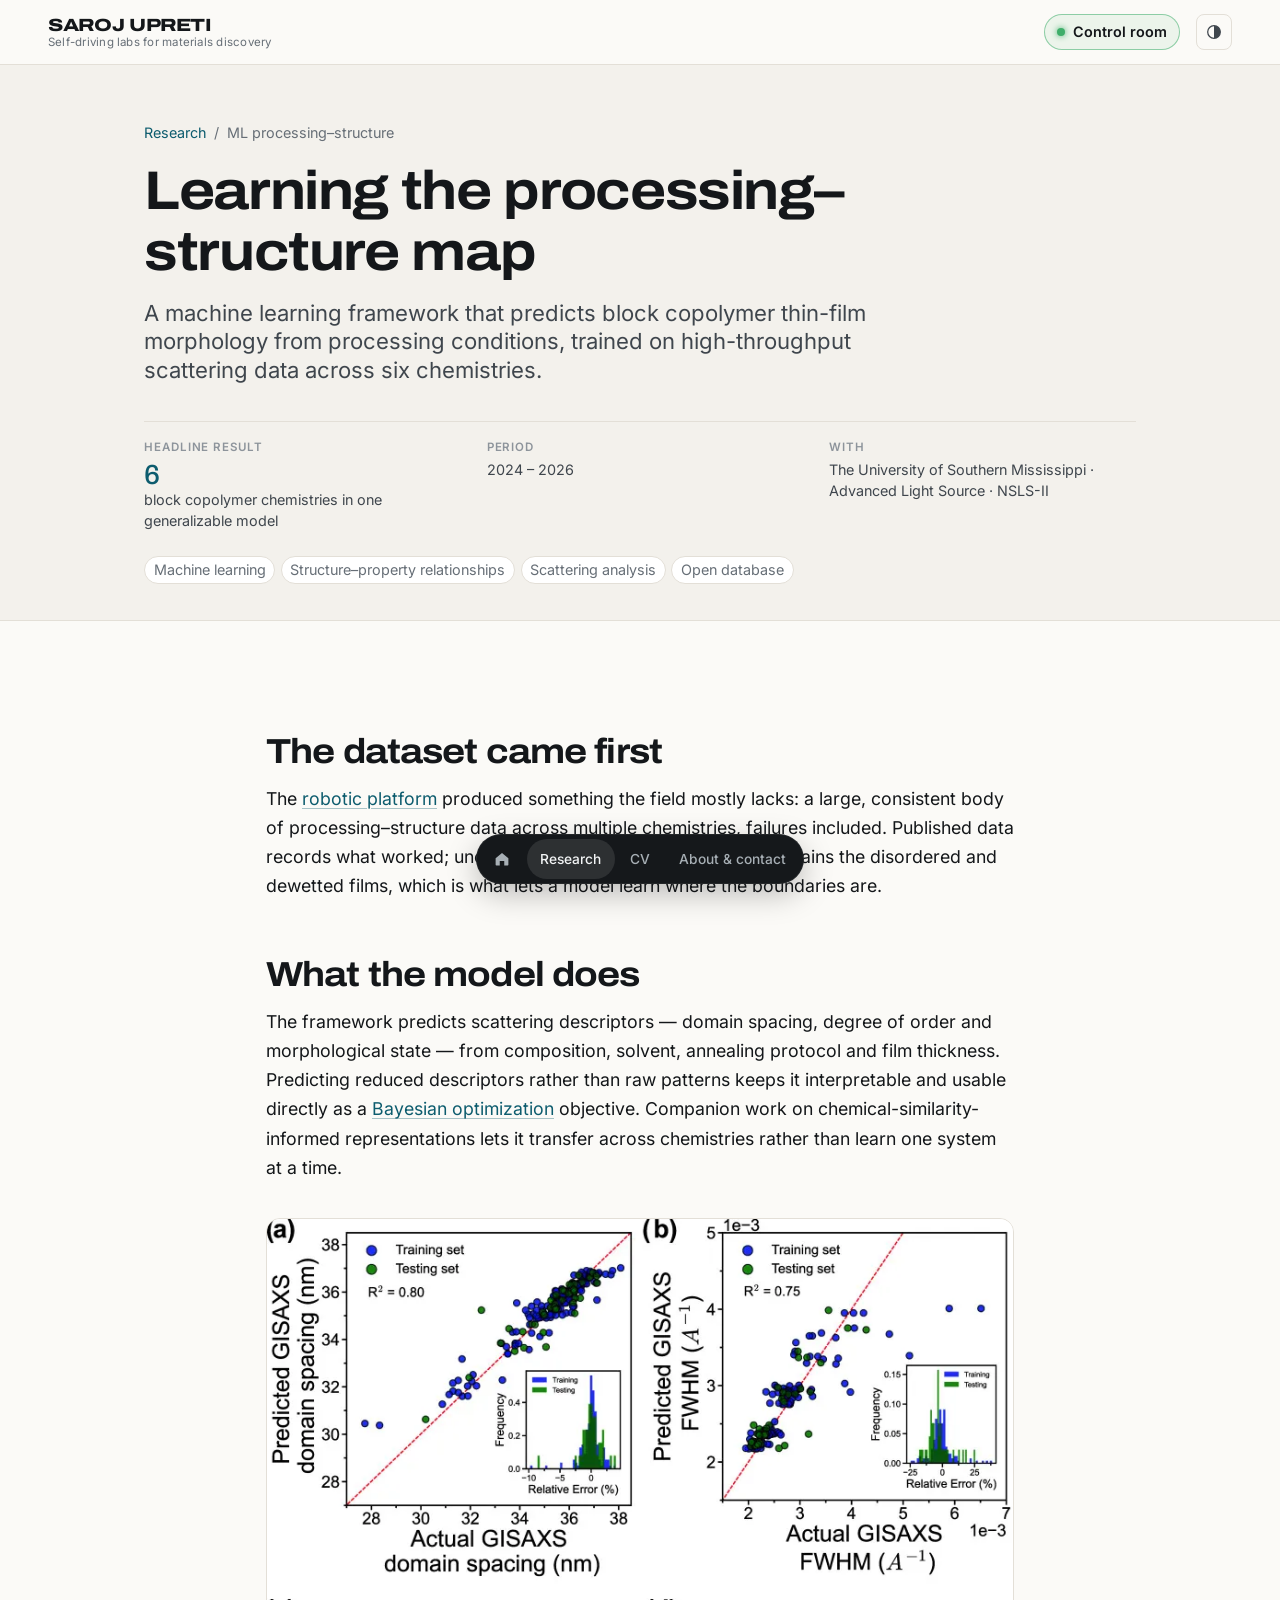
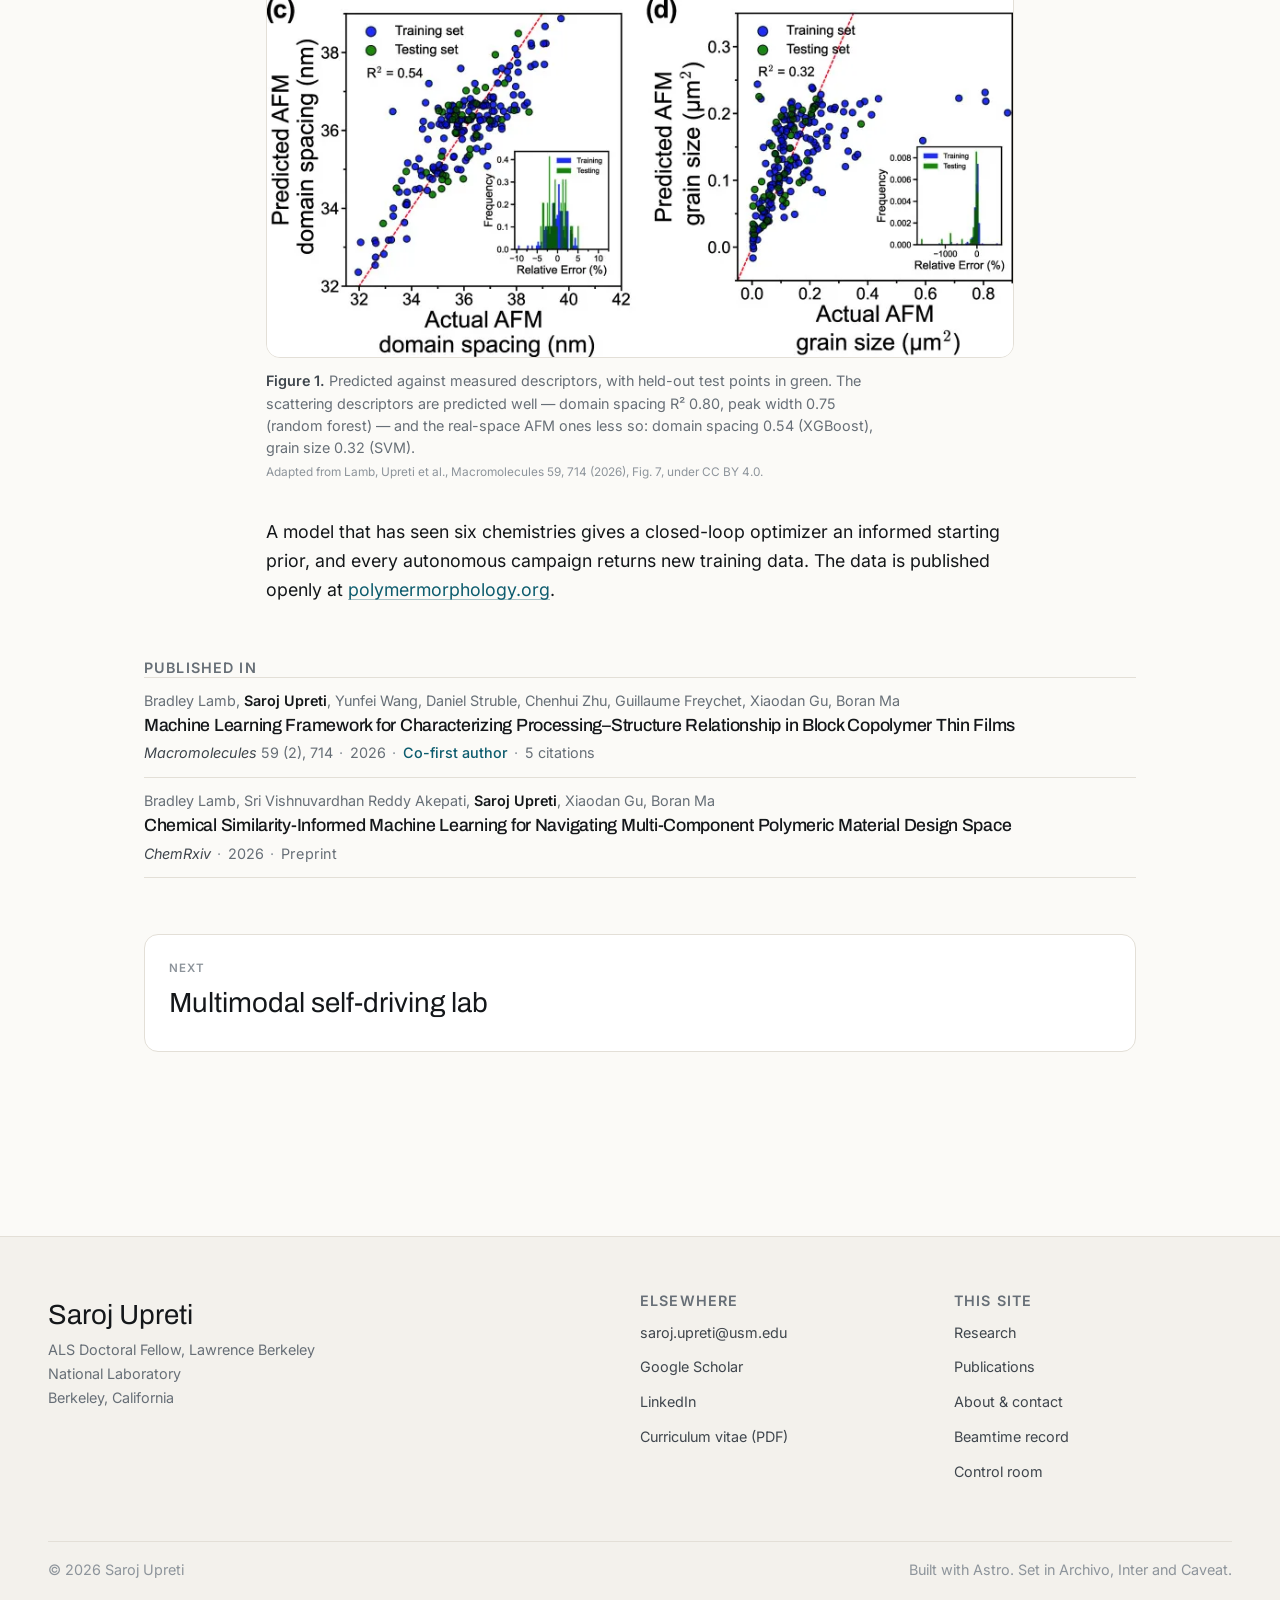
<file: research/ml-structure-property/index.html>
<!DOCTYPE html><html lang="en" data-astro-cid-hkbrpulz><head><meta charset="utf-8"><meta name="viewport" content="width=device-width, initial-scale=1, viewport-fit=cover"><title>Learning the processing–structure map · Saroj Upreti</title><meta name="description" content="A machine learning framework that predicts block copolymer thin-film morphology from processing conditions, trained on high-throughput scattering data across six chemistries."><link rel="canonical" href="https://www.sarojupreti.com/research/ml-structure-property"><link rel="sitemap" href="/sitemap-index.xml"><link rel="icon" href="/favicon.svg" type="image/svg+xml"><meta name="author" content="Saroj Upreti"><meta property="og:type" content="website"><meta property="og:site_name" content="Saroj Upreti"><meta property="og:title" content="Learning the processing–structure map · Saroj Upreti"><meta property="og:description" content="A machine learning framework that predicts block copolymer thin-film morphology from processing conditions, trained on high-throughput scattering data across six chemistries."><meta property="og:url" content="https://www.sarojupreti.com/research/ml-structure-property"><meta property="og:image" content="https://www.sarojupreti.com/images/og-default.png"><meta name="twitter:card" content="summary_large_image"><meta name="twitter:title" content="Learning the processing–structure map · Saroj Upreti"><meta name="twitter:description" content="A machine learning framework that predicts block copolymer thin-film morphology from processing conditions, trained on high-throughput scattering data across six chemistries."><meta name="twitter:image" content="https://www.sarojupreti.com/images/og-default.png"><script type="application/ld+json">{"@context":"https://schema.org","@type":"Article","headline":"Learning the processing–structure map","description":"A machine learning framework that predicts block copolymer thin-film morphology from processing conditions, trained on high-throughput scattering data across six chemistries.","author":{"@type":"Person","name":"Saroj Upreti","url":"https://www.sarojupreti.com"},"about":["Machine learning","Structure–property relationships","Scattering analysis","Open database"],"isPartOf":{"@type":"WebSite","name":"Saroj Upreti","url":"https://www.sarojupreti.com"}}</script><script>
      (function () {
        // Lets components style their scripted state before first paint.
        document.documentElement.classList.add('js');
        try {
          var stored = localStorage.getItem('theme');
          if (stored === 'dark' || stored === 'light') {
            document.documentElement.dataset.theme = stored;
          }
        } catch (e) {
          /* Private browsing or blocked storage — system preference stands. */
        }
      })();
    </script><link rel="stylesheet" href="/_astro/Base.Cy3K6Y1S.css"><style>@layer astro.images{:where([data-astro-image]){height:auto}:where([data-astro-image=full-width]){width:100%}:where([data-astro-image=constrained]){max-width:100%}[data-astro-image-fit=fill]{object-fit:fill}[data-astro-image-fit=contain]{object-fit:contain}[data-astro-image-fit=cover]{object-fit:cover}[data-astro-image-fit=scale-down]{object-fit:scale-down}[data-astro-image-pos=top]{object-position:top}[data-astro-image-pos=bottom]{object-position:bottom}[data-astro-image-pos=left]{object-position:left}[data-astro-image-pos=right]{object-position:right}[data-astro-image-pos=center]{object-position:center}[data-astro-image-pos=top-left]{object-position:top left}[data-astro-image-pos=top-right]{object-position:top right}[data-astro-image-pos=top-center]{object-position:top center}[data-astro-image-pos=bottom-left]{object-position:bottom left}[data-astro-image-pos=bottom-right]{object-position:bottom right}[data-astro-image-pos=bottom-center]{object-position:bottom center}[data-astro-image-pos=left-top]{object-position:left top}[data-astro-image-pos=left-bottom]{object-position:left bottom}[data-astro-image-pos=left-center]{object-position:left center}[data-astro-image-pos=right-top]{object-position:right top}[data-astro-image-pos=right-bottom]{object-position:right bottom}[data-astro-image-pos=right-center]{object-position:right center}[data-astro-image-pos=center-top]{object-position:center top}[data-astro-image-pos=center-bottom]{object-position:center bottom}[data-astro-image-pos=center-left]{object-position:center left}[data-astro-image-pos=center-right]{object-position:center right}}
</style><link rel="stylesheet" href="/_astro/_..DbixagRp.css"><style>.pub[data-astro-cid-rb6mo7us]{padding-block:var(--space-md);border-block-start:var(--border);list-style:none}.pub__authors[data-astro-cid-rb6mo7us]{font-size:var(--step--1);color:var(--ink-muted);line-height:1.5}.pub__authors[data-astro-cid-rb6mo7us] strong[data-astro-cid-rb6mo7us]{color:var(--ink);font-weight:600}.pub__etal[data-astro-cid-rb6mo7us]{font-style:italic}.pub__title[data-astro-cid-rb6mo7us]{font-size:var(--step-1);font-weight:500;line-height:var(--leading-snug);text-wrap:pretty;margin-block:.15rem .3rem}.pub__title[data-astro-cid-rb6mo7us] a[data-astro-cid-rb6mo7us]{color:var(--ink);text-decoration:none}.pub__title[data-astro-cid-rb6mo7us] a[data-astro-cid-rb6mo7us]:hover{color:var(--accent);text-underline-offset:.16em;text-decoration:underline}.pub__meta[data-astro-cid-rb6mo7us]{font-size:var(--step--1);color:var(--ink-muted)}.pub__venue[data-astro-cid-rb6mo7us]{color:var(--ink-secondary);font-style:italic}.pub__sep[data-astro-cid-rb6mo7us]{color:var(--ink-faint);margin-inline:.45em}.pub__role[data-astro-cid-rb6mo7us]{color:var(--accent);font-weight:500}.pub__preprint[data-astro-cid-rb6mo7us]{font-variant:small-caps;letter-spacing:.04em}.pub__project[data-astro-cid-rb6mo7us]{font-size:var(--step--1);margin-block-start:.35rem}.pub__project[data-astro-cid-rb6mo7us] a[data-astro-cid-rb6mo7us]{text-decoration:none}.pub__project[data-astro-cid-rb6mo7us] a[data-astro-cid-rb6mo7us]:hover{text-decoration:underline}.pub--compact[data-astro-cid-rb6mo7us]{padding-block:var(--space-sm)}.pub--compact[data-astro-cid-rb6mo7us] .pub__title[data-astro-cid-rb6mo7us]{font-size:var(--step-0)}
</style><style>.figure[data-astro-cid-khyig4bw]{margin-block:var(--space-xl);counter-increment:figure}.figure--wide[data-astro-cid-khyig4bw]{width:min(100vw - var(--gutter) * 2, var(--width-wide));margin-inline:calc(50% - min(50vw - var(--gutter), var(--width-wide) / 2))}.figure__frame[data-astro-cid-khyig4bw]{border:var(--border);border-radius:var(--radius-lg);background:var(--surface);cursor:default;width:100%;padding:0;display:block;overflow:hidden}.figure__frame--zoomable[data-astro-cid-khyig4bw]{cursor:zoom-in}.figure__frame[data-astro-cid-khyig4bw] img{width:100%;height:auto}.figure__placeholder[data-astro-cid-khyig4bw]{padding:var(--space-lg);text-align:center;color:var(--ink-faint);background:repeating-linear-gradient(-45deg, var(--bg-sunken), var(--bg-sunken) 10px, transparent 10px, transparent 20px);border:1px dashed var(--rule-strong);border-radius:var(--radius-lg);flex-direction:column;justify-content:center;align-items:center;gap:.3rem;display:flex}.figure__placeholder-label[data-astro-cid-khyig4bw]{font-size:var(--step--1);color:var(--ink-muted);max-width:44ch}.figure__placeholder-path[data-astro-cid-khyig4bw]{border-radius:var(--radius-sm);background:var(--surface);border:var(--border);padding:.1em .45em;font-size:.74rem}.figure__placeholder-spec[data-astro-cid-khyig4bw]{font-size:.72rem}.figure__caption[data-astro-cid-khyig4bw]{font-size:var(--step--1);color:var(--ink-muted);max-width:var(--measure);margin-block-start:var(--space-sm);line-height:1.55}.figure__caption-text[data-astro-cid-khyig4bw]:before{content:"Figure " counter(figure) ". ";color:var(--ink-secondary);font-weight:600}.figure__credit[data-astro-cid-khyig4bw]{color:var(--ink-faint);margin-block-start:.2rem;font-size:.74rem;display:block}
</style></head><body data-astro-cid-hkbrpulz><a class="skip-link" href="#main" data-astro-cid-hkbrpulz>Skip to content</a><header class="topbar" data-astro-cid-nen7h5rs><div class="topbar__inner wrap--wide" data-astro-cid-nen7h5rs><a class="brand" href="/" data-astro-cid-nen7h5rs><span class="brand__name" data-astro-cid-nen7h5rs>Saroj Upreti</span><span class="brand__role" data-astro-cid-nen7h5rs>Self-driving labs for materials discovery</span></a><div class="topbar__actions" data-astro-cid-nen7h5rs><a class="topbar__lab" href="/lab" data-astro-cid-nen7h5rs><span class="topbar__lab-dot" aria-hidden="true" data-astro-cid-nen7h5rs></span>Control room</a><button class="theme-toggle" type="button" title="Change color theme" data-astro-cid-l6lhmie6><span class="sr-only" data-astro-cid-l6lhmie6>Color theme</span><svg class="icon icon--sun" width="18" height="18" viewBox="0 0 20 20" aria-hidden="true" data-astro-cid-l6lhmie6><circle cx="10" cy="10" r="3.6" fill="currentColor" data-astro-cid-l6lhmie6></circle><g stroke="currentColor" stroke-width="1.4" stroke-linecap="round" data-astro-cid-l6lhmie6><path d="M10 1.8v2M10 16.2v2M18.2 10h-2M3.8 10h-2M15.8 4.2l-1.4 1.4M5.6 14.4l-1.4 1.4M15.8 15.8l-1.4-1.4M5.6 5.6 4.2 4.2" data-astro-cid-l6lhmie6></path></g></svg><svg class="icon icon--moon" width="18" height="18" viewBox="0 0 20 20" aria-hidden="true" data-astro-cid-l6lhmie6><path d="M16.5 12.4A7 7 0 0 1 7.6 3.5a7 7 0 1 0 8.9 8.9Z" fill="currentColor" data-astro-cid-l6lhmie6></path></svg><svg class="icon icon--auto" width="18" height="18" viewBox="0 0 20 20" aria-hidden="true" data-astro-cid-l6lhmie6><circle cx="10" cy="10" r="7" fill="none" stroke="currentColor" stroke-width="1.4" data-astro-cid-l6lhmie6></circle><path d="M10 3a7 7 0 0 1 0 14Z" fill="currentColor" data-astro-cid-l6lhmie6></path></svg></button><script type="module">var e=[`light`,`dark`,`system`],t=document.documentElement,n=document.querySelector(`.theme-toggle`);function r(){let e=t.dataset.theme;return e===`light`||e===`dark`?e:`system`}function i(r){r===`system`?delete t.dataset.theme:t.dataset.theme=r;try{r===`system`?localStorage.removeItem(`theme`):localStorage.setItem(`theme`,r)}catch{}n?.setAttribute(`aria-label`,`Color theme: ${r}. Activate to switch to ${e[(e.indexOf(r)+1)%e.length]}.`)}i(r()),n?.addEventListener(`click`,()=>{i(e[(e.indexOf(r())+1)%e.length])});</script></div></div></header><nav class="dock" aria-label="Primary" data-astro-cid-nen7h5rs><span class="dock__progress" aria-hidden="true" data-astro-cid-nen7h5rs></span><a class="dock__home" href="/" data-astro-cid-nen7h5rs><svg width="18" height="18" viewBox="0 0 24 24" aria-hidden="true" data-astro-cid-nen7h5rs><path d="M3.5 11 12 4l8.5 7v8.5a1 1 0 0 1-1 1H15v-6H9v6H4.5a1 1 0 0 1-1-1z" fill="currentColor" data-astro-cid-nen7h5rs></path></svg><span class="sr-only" data-astro-cid-nen7h5rs>Home</span></a><ul class="dock__list" data-astro-cid-nen7h5rs><li data-astro-cid-nen7h5rs><a class="dock__link" href="/research" aria-current="page" data-astro-cid-nen7h5rs>Research</a></li><li data-astro-cid-nen7h5rs><a class="dock__link" href="/cv" data-astro-cid-nen7h5rs>CV</a></li><li data-astro-cid-nen7h5rs><a class="dock__link" href="/about" data-astro-cid-nen7h5rs>About &amp; contact</a></li></ul><button class="dock__menu" type="button" aria-expanded="false" aria-controls="dock-sheet" data-astro-cid-nen7h5rs>Menu<svg width="12" height="12" viewBox="0 0 12 12" aria-hidden="true" data-astro-cid-nen7h5rs><path d="M2.5 7.5 6 4l3.5 3.5" fill="none" stroke="currentColor" stroke-width="1.6" stroke-linecap="round" stroke-linejoin="round" data-astro-cid-nen7h5rs></path></svg></button><div class="dock__sheet" id="dock-sheet" hidden data-astro-cid-nen7h5rs><ul data-astro-cid-nen7h5rs><li data-astro-cid-nen7h5rs><a href="/research" aria-current="page" data-astro-cid-nen7h5rs>Research</a></li><li data-astro-cid-nen7h5rs><a href="/cv" data-astro-cid-nen7h5rs>CV</a></li><li data-astro-cid-nen7h5rs><a href="/about" data-astro-cid-nen7h5rs>About &amp; contact</a></li><li data-astro-cid-nen7h5rs><a href="/lab" data-astro-cid-nen7h5rs>Control room</a></li><li data-astro-cid-nen7h5rs><a href="/cv/CV_Saroj_Upreti.pdf" data-astro-cid-nen7h5rs>Download CV (PDF)</a></li></ul></div></nav><script type="module">var e=document.querySelector(`.dock`),t=e?.querySelector(`.dock__menu`),n=e?.querySelector(`#dock-sheet`),r=e=>{t?.setAttribute(`aria-expanded`,String(e)),n&&(n.hidden=!e)};if(t?.addEventListener(`click`,()=>r(t.getAttribute(`aria-expanded`)!==`true`)),document.addEventListener(`keydown`,e=>e.key===`Escape`&&r(!1)),document.addEventListener(`click`,t=>{e&&!e.contains(t.target)&&r(!1)}),e){let t=!1,n=window.scrollY,i=()=>{t=!1;let i=window.scrollY,a=document.documentElement.scrollHeight-window.innerHeight;e.style.setProperty(`--progress`,String(a>0?Math.min(1,i/a):0));let o=i-n;if(Math.abs(o)>6){let t=o>0&&i>160&&i<a-80&&!e.contains(document.activeElement);e.classList.toggle(`dock--away`,t),t&&r(!1),n=i}},a=()=>{t||(t=!0,requestAnimationFrame(i))};window.addEventListener(`scroll`,a,{passive:!0}),window.addEventListener(`resize`,a),i()}</script><main id="main" class="main" data-astro-cid-hkbrpulz><article class="project" data-astro-cid-mxqckr7x><header class="project__header" data-astro-cid-mxqckr7x><div class="wrap" data-astro-cid-mxqckr7x><nav class="crumb" aria-label="Breadcrumb" data-astro-cid-mxqckr7x><a href="/research" data-astro-cid-mxqckr7x>Research</a><span aria-hidden="true" data-astro-cid-mxqckr7x>/</span><span data-astro-cid-mxqckr7x>ML processing–structure</span></nav><h1 class="project__title" data-astro-cid-mxqckr7x>Learning the processing–structure map</h1><p class="project__summary" data-astro-cid-mxqckr7x>A machine learning framework that predicts block copolymer thin-film morphology from processing conditions, trained on high-throughput scattering data across six chemistries.</p><dl class="project__facts" data-astro-cid-mxqckr7x><div data-astro-cid-mxqckr7x><dt data-astro-cid-mxqckr7x>Headline result</dt><dd data-astro-cid-mxqckr7x><strong data-astro-cid-mxqckr7x>6</strong>block copolymer chemistries in one generalizable model</dd></div><div data-astro-cid-mxqckr7x><dt data-astro-cid-mxqckr7x>Period</dt><dd data-astro-cid-mxqckr7x>2024 – 2026</dd></div><div data-astro-cid-mxqckr7x><dt data-astro-cid-mxqckr7x>With</dt><dd data-astro-cid-mxqckr7x>The University of Southern Mississippi · Advanced Light Source · NSLS-II</dd></div></dl><ul class="project__tags" data-astro-cid-mxqckr7x><li class="tag" data-astro-cid-mxqckr7x>Machine learning</li><li class="tag" data-astro-cid-mxqckr7x>Structure–property relationships</li><li class="tag" data-astro-cid-mxqckr7x>Scattering analysis</li><li class="tag" data-astro-cid-mxqckr7x>Open database</li></ul></div></header><div class="wrap project__body prose" data-astro-cid-mxqckr7x><h2 id="the-dataset-came-first">The dataset came first</h2>
<p>The <a href="/research/robotic-grid-search">robotic platform</a> produced something the field
mostly lacks: a large, consistent body of processing–structure data across multiple
chemistries, failures included. Published data records what worked; uncurated
high-throughput data also contains the disordered and dewetted films, which is what
lets a model learn where the boundaries are.</p>
<h2 id="what-the-model-does">What the model does</h2>
<p>The framework predicts scattering descriptors — domain spacing, degree of order and
morphological state — from composition, solvent, annealing protocol and film
thickness. Predicting reduced descriptors rather than raw patterns keeps it
interpretable and usable directly as a
<a href="/research/autonomous-inverse-design">Bayesian optimization</a> objective. Companion work
on chemical-similarity-informed representations lets it transfer across chemistries
rather than learn one system at a time.</p>
<figure class="figure" data-astro-cid-khyig4bw><button class="figure__frame figure__frame--zoomable" type="button" data-zoom-alt="Four parity plots of predicted versus measured values, training and test points shown separately: GISAXS domain spacing (R² 0.80), GISAXS peak width (R² 0.75), AFM domain spacing (R² 0.54) and AFM grain size (R² 0.32), each with a relative-error histogram inset." data-astro-cid-khyig4bw><img src="/_astro/ml-parity-plot.X7equOeG_ZYHOf7.webp" srcset="/_astro/ml-parity-plot.X7equOeG_Z1hfRKS.webp 480w, /_astro/ml-parity-plot.X7equOeG_4g1la.webp 800w, /_astro/ml-parity-plot.X7equOeG_ZYHOf7.webp 810w" alt="Four parity plots of predicted versus measured values, training and test points shown separately: GISAXS domain spacing (R² 0.80), GISAXS peak width (R² 0.75), AFM domain spacing (R² 0.54) and AFM grain size (R² 0.32), each with a relative-error histogram inset." sizes="(max-width: 48rem) 100vw, (max-width: 78rem) 90vw, 62rem" loading="lazy" decoding="async" fetchpriority="auto" data-astro-cid-khyig4bw="true" width="810" height="802"></button><figcaption class="figure__caption" data-astro-cid-khyig4bw><span class="figure__caption-text" data-astro-cid-khyig4bw>Predicted against measured descriptors, with held-out test points in green. The scattering descriptors are predicted well — domain spacing R² 0.80, peak width 0.75 (random forest) — and the real-space AFM ones less so: domain spacing 0.54 (XGBoost), grain size 0.32 (SVM).</span><span class="figure__credit" data-astro-cid-khyig4bw>Adapted from Lamb, Upreti et al., Macromolecules 59, 714 (2026), Fig. 7, under CC BY 4.0.</span></figcaption></figure>
<p>A model that has seen six chemistries gives a closed-loop optimizer an informed
starting prior, and every autonomous campaign returns new training data. The data is
published openly at <a href="/research#database">polymermorphology.org</a>.</p></div><section class="wrap project__pubs" data-astro-cid-mxqckr7x><h2 class="project__pubs-title" data-astro-cid-mxqckr7x>Published in</h2><ul class="pub-list" data-astro-cid-mxqckr7x><li class="pub pub--compact" data-role="co-first" data-topics="machine-learning block-copolymers" data-astro-cid-rb6mo7us><p class="pub__authors" data-astro-cid-rb6mo7us>Bradley Lamb, <strong data-astro-cid-rb6mo7us>Saroj Upreti</strong>, Yunfei Wang, Daniel Struble, Chenhui Zhu, Guillaume Freychet, Xiaodan Gu, Boran Ma</p><h3 class="pub__title" data-astro-cid-rb6mo7us><a href="https://doi.org/10.1021/acs.macromol.5c03272" rel="noopener" data-astro-cid-rb6mo7us>Machine Learning Framework for Characterizing Processing–Structure Relationship in Block Copolymer Thin Films</a></h3><p class="pub__meta" data-astro-cid-rb6mo7us><cite class="pub__venue" data-astro-cid-rb6mo7us>Macromolecules</cite> 59 (2), 714<span class="pub__sep" data-astro-cid-rb6mo7us>·</span><span data-astro-cid-rb6mo7us>2026</span><span class="pub__sep" data-astro-cid-rb6mo7us>·</span><span class="pub__role" data-astro-cid-rb6mo7us>Co-first author</span><span class="pub__sep" data-astro-cid-rb6mo7us>·</span><span data-astro-cid-rb6mo7us>5 citations</span></p></li><li class="pub pub--compact" data-role="contributing" data-topics="machine-learning" data-astro-cid-rb6mo7us><p class="pub__authors" data-astro-cid-rb6mo7us>Bradley Lamb, Sri Vishnuvardhan Reddy Akepati, <strong data-astro-cid-rb6mo7us>Saroj Upreti</strong>, Xiaodan Gu, Boran Ma</p><h3 class="pub__title" data-astro-cid-rb6mo7us><a href="https://doi.org/10.26434/chemrxiv.15007670/v1" rel="noopener" data-astro-cid-rb6mo7us>Chemical Similarity-Informed Machine Learning for Navigating Multi-Component Polymeric Material Design Space</a></h3><p class="pub__meta" data-astro-cid-rb6mo7us><cite class="pub__venue" data-astro-cid-rb6mo7us>ChemRxiv</cite><span class="pub__sep" data-astro-cid-rb6mo7us>·</span><span data-astro-cid-rb6mo7us>2026</span><span class="pub__sep" data-astro-cid-rb6mo7us>·</span><span class="pub__preprint" data-astro-cid-rb6mo7us>Preprint</span></p></li></ul></section><nav class="wrap project__next" aria-label="Next project" data-astro-cid-mxqckr7x><a href="/research/battery-electrolytes" data-astro-cid-mxqckr7x><span class="project__next-label" data-astro-cid-mxqckr7x>Next</span><span class="project__next-title" data-astro-cid-mxqckr7x>Multimodal self-driving lab</span></a></nav></article><dialog class="lightbox" aria-label="Enlarged figure" data-astro-cid-utnzf2kr><button class="lightbox__close" type="button" aria-label="Close" data-astro-cid-utnzf2kr><svg width="22" height="22" viewBox="0 0 24 24" aria-hidden="true" data-astro-cid-utnzf2kr><path d="M6 6l12 12M18 6 6 18" stroke="currentColor" stroke-width="1.6" stroke-linecap="round" fill="none" data-astro-cid-utnzf2kr></path></svg></button><img class="lightbox__img" alt="" data-astro-cid-utnzf2kr></dialog><script type="module">var e=document.querySelector(`.lightbox`),t=e?.querySelector(`.lightbox__img`),n=e?.querySelector(`.lightbox__close`);if(e&&t){for(let n of document.querySelectorAll(`.figure__frame--zoomable`))n.addEventListener(`click`,()=>{let r=n.querySelector(`img`);r&&(t.src=r.currentSrc||r.src,t.alt=n.dataset.zoomAlt??r.alt,e.showModal())});n?.addEventListener(`click`,()=>e.close()),e.addEventListener(`click`,t=>{t.target===e&&e.close()}),e.addEventListener(`close`,()=>{t.removeAttribute(`src`)})}</script></main><footer class="footer" data-astro-cid-jo6i4kqk><div class="wrap--wide footer__inner" data-astro-cid-jo6i4kqk><div class="footer__identity" data-astro-cid-jo6i4kqk><p class="footer__name" data-astro-cid-jo6i4kqk>Saroj Upreti</p><p class="footer__role" data-astro-cid-jo6i4kqk>ALS Doctoral Fellow, Lawrence Berkeley National Laboratory</p><p class="footer__role" data-astro-cid-jo6i4kqk>Berkeley, California</p></div><nav class="footer__links" aria-label="Elsewhere" data-astro-cid-jo6i4kqk><h2 class="footer__heading" data-astro-cid-jo6i4kqk>Elsewhere</h2><ul data-astro-cid-jo6i4kqk><li data-astro-cid-jo6i4kqk><a href="mailto:saroj.upreti@usm.edu" data-astro-cid-jo6i4kqk>saroj.upreti@usm.edu</a></li><li data-astro-cid-jo6i4kqk><a href="https://scholar.google.com/citations?user=iVIrursAAAAJ&amp;hl=en" rel="me noopener" data-astro-cid-jo6i4kqk>Google Scholar</a></li><li data-astro-cid-jo6i4kqk><a href="https://www.linkedin.com/in/saroj-upreti/" rel="me noopener" data-astro-cid-jo6i4kqk>LinkedIn</a></li><li data-astro-cid-jo6i4kqk><a href="/cv/CV_Saroj_Upreti.pdf" data-astro-cid-jo6i4kqk>Curriculum vitae (PDF)</a></li></ul></nav><nav class="footer__links" aria-label="Site" data-astro-cid-jo6i4kqk><h2 class="footer__heading" data-astro-cid-jo6i4kqk>This site</h2><ul data-astro-cid-jo6i4kqk><li data-astro-cid-jo6i4kqk><a href="/research" data-astro-cid-jo6i4kqk>Research</a></li><li data-astro-cid-jo6i4kqk><a href="/research#publications" data-astro-cid-jo6i4kqk>Publications</a></li><li data-astro-cid-jo6i4kqk><a href="/about#contact" data-astro-cid-jo6i4kqk>About &amp; contact</a></li><li data-astro-cid-jo6i4kqk><a href="/cv#beamtime" data-astro-cid-jo6i4kqk>Beamtime record</a></li><li data-astro-cid-jo6i4kqk><a href="/lab" data-astro-cid-jo6i4kqk>Control room</a></li></ul></nav></div><div class="wrap--wide footer__baseline" data-astro-cid-jo6i4kqk><p data-astro-cid-jo6i4kqk>© 2026 Saroj Upreti</p><p data-astro-cid-jo6i4kqk>Built with Astro. Set in Archivo, Inter and Caveat.</p></div></footer></body></html>
</file>
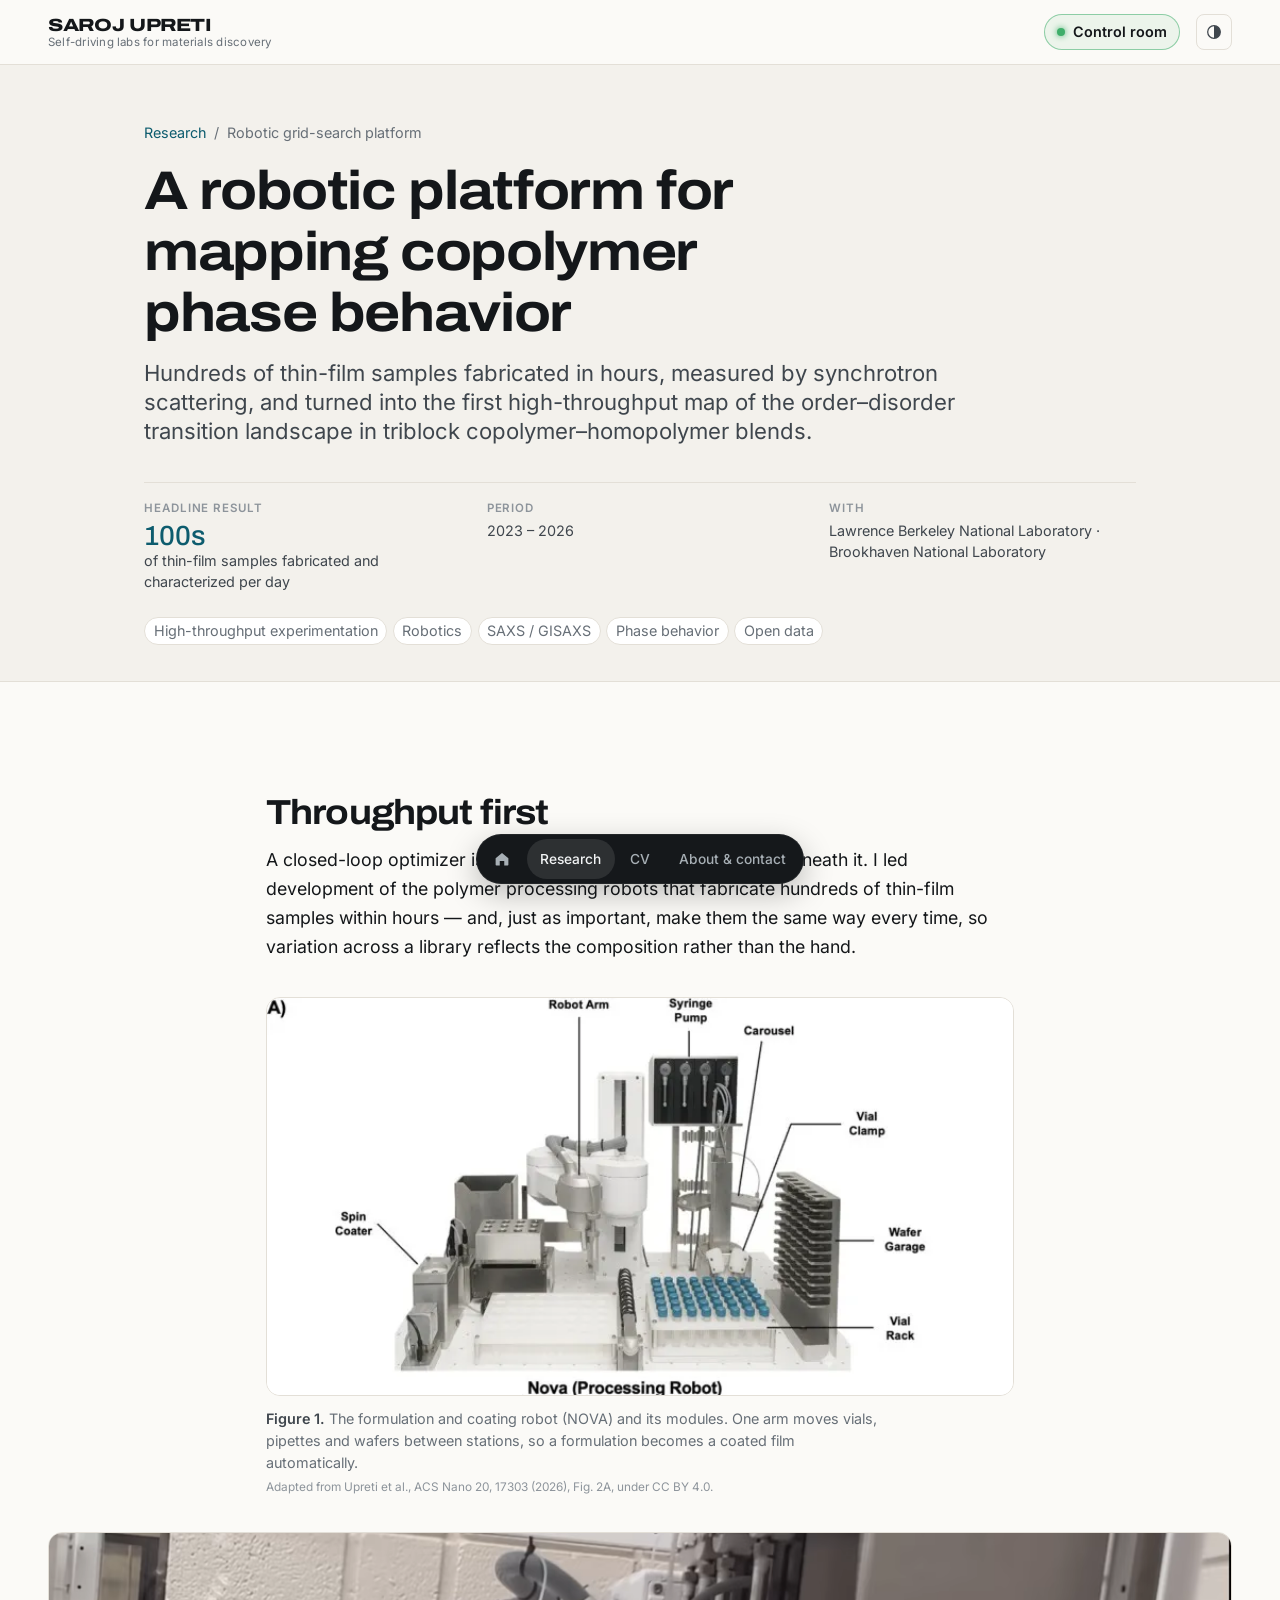
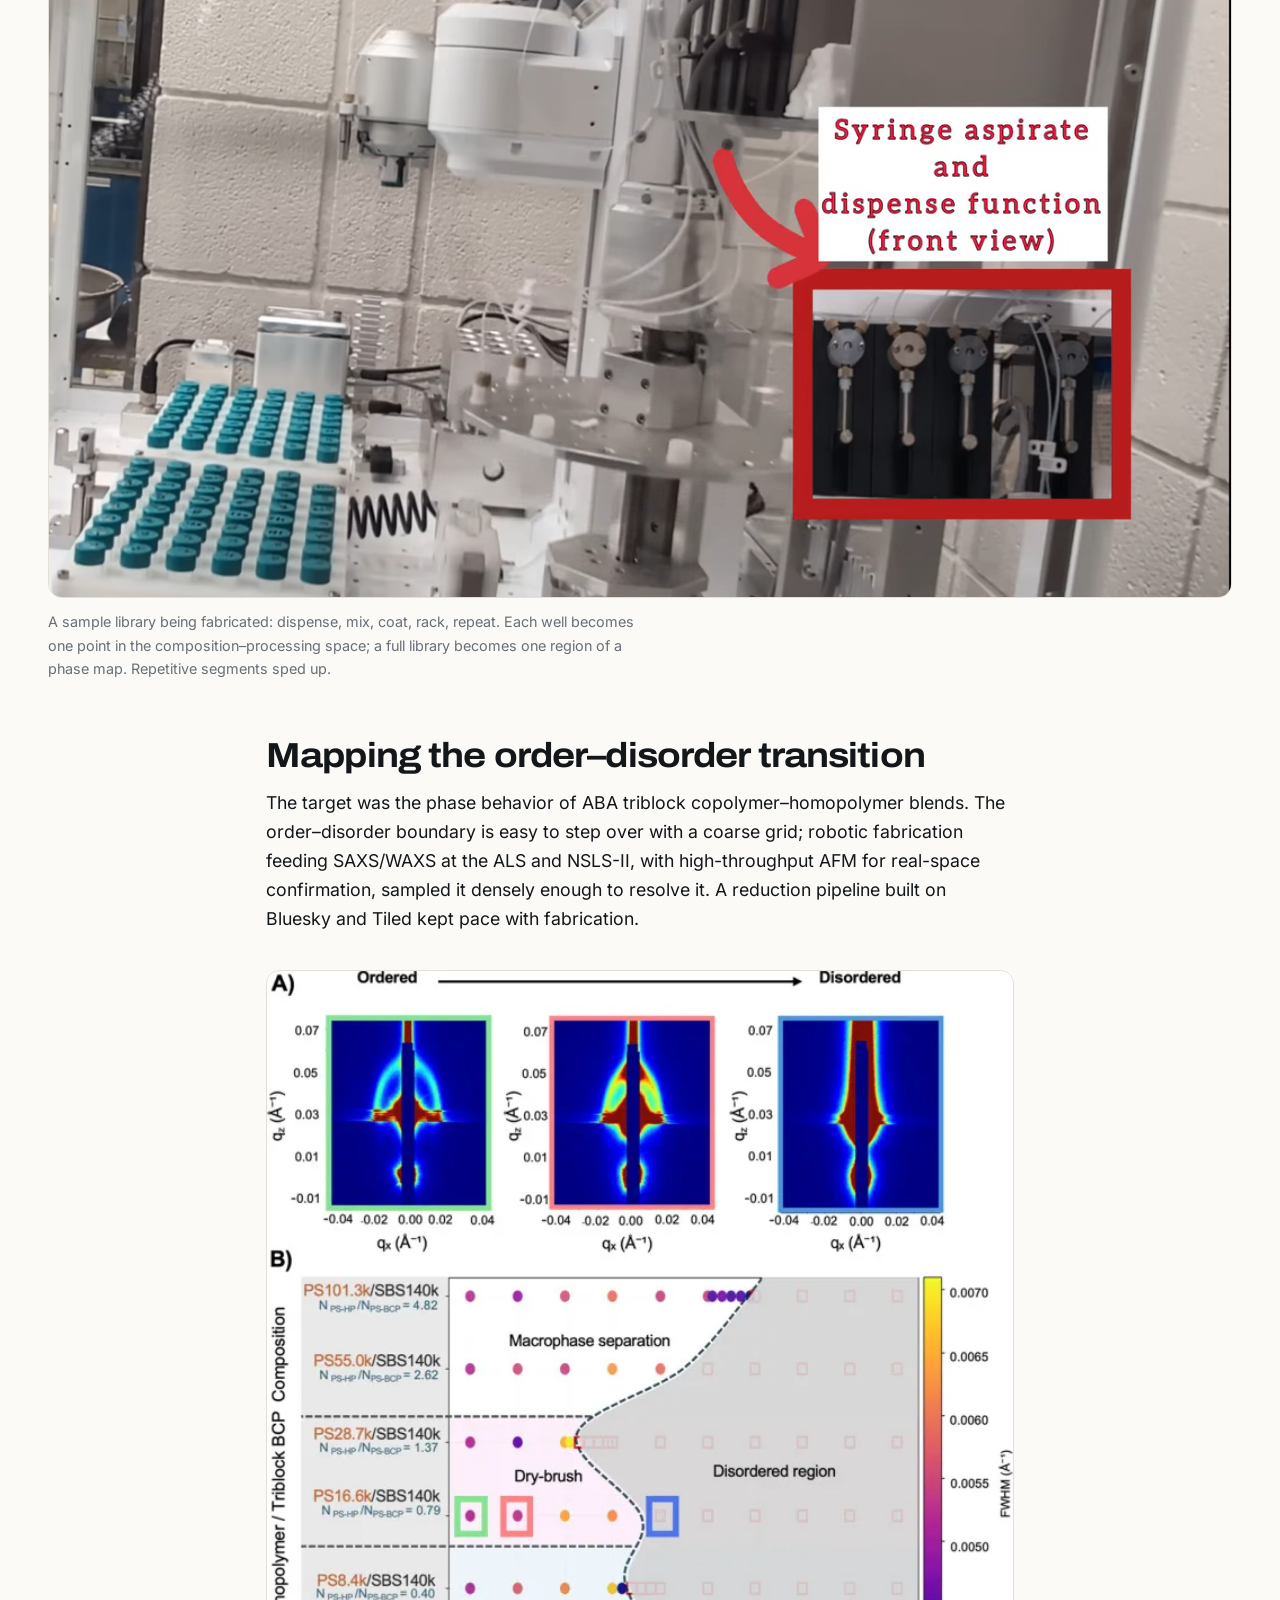
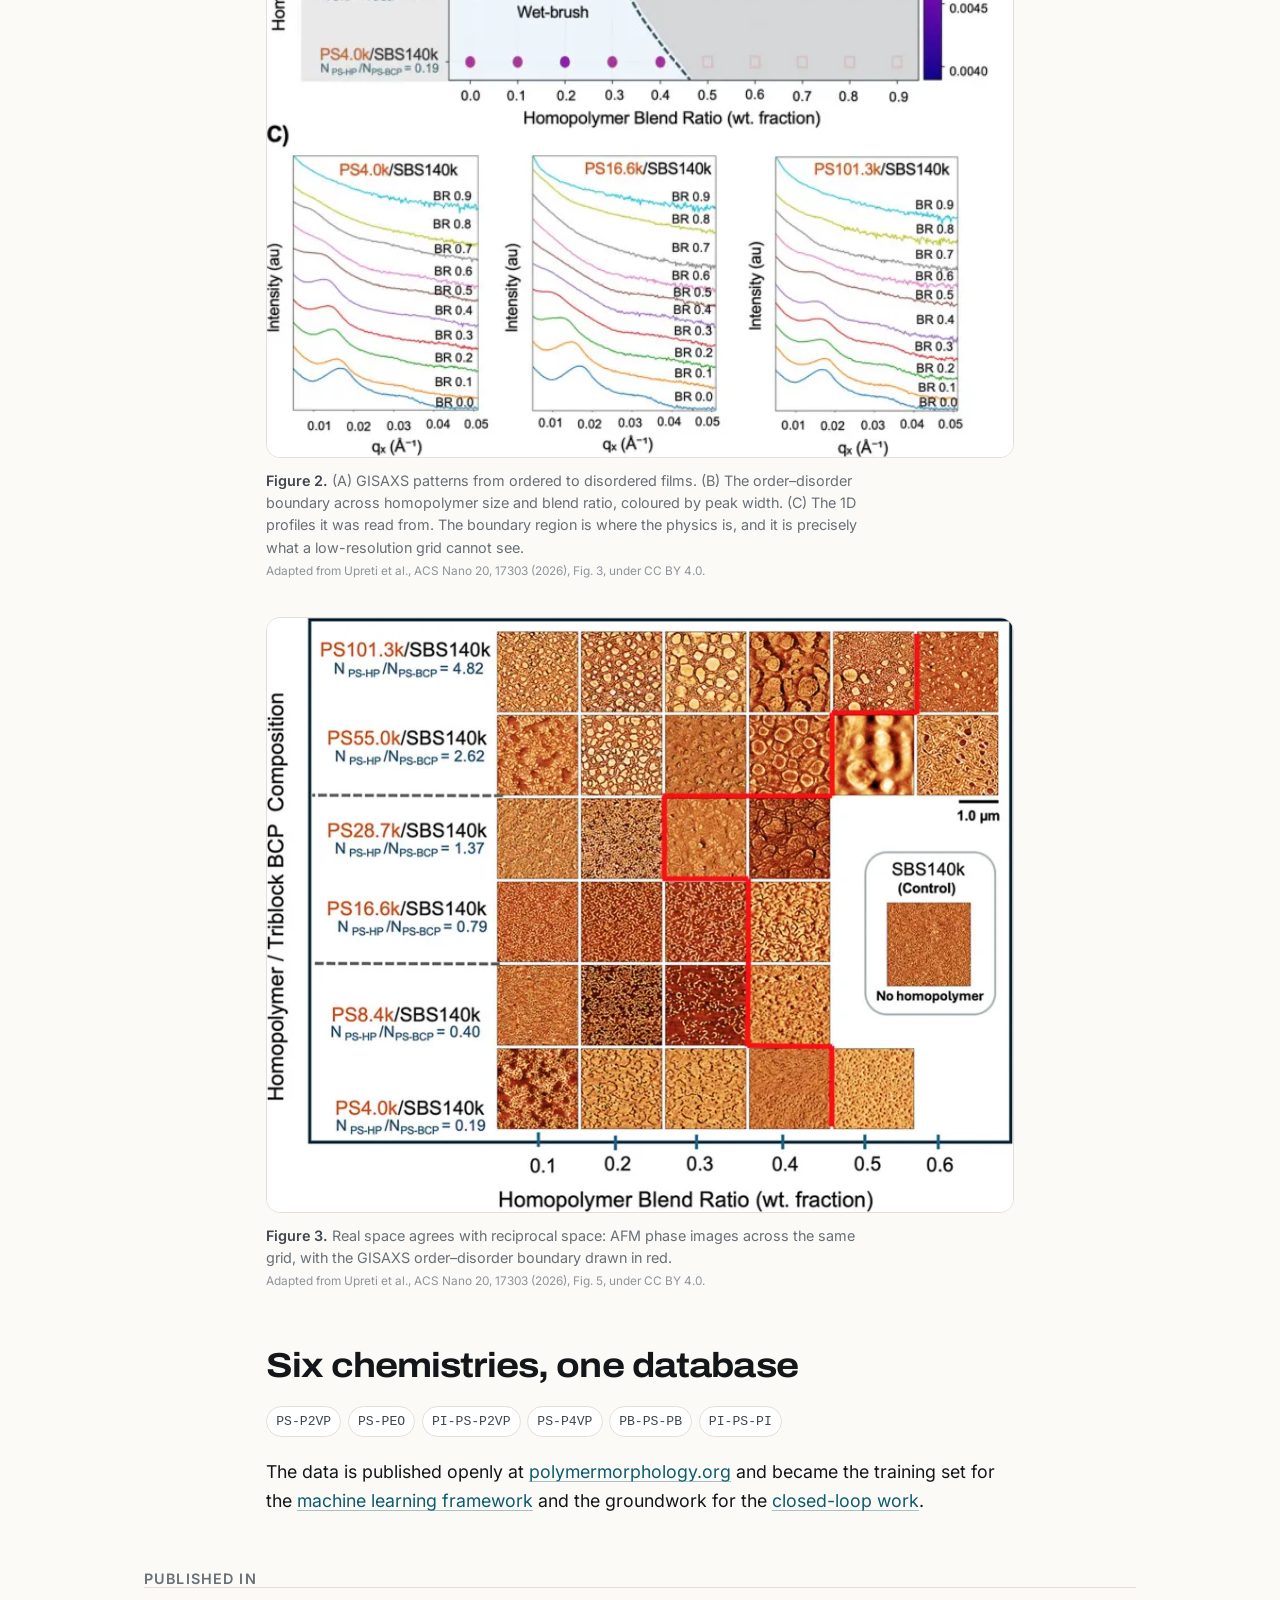
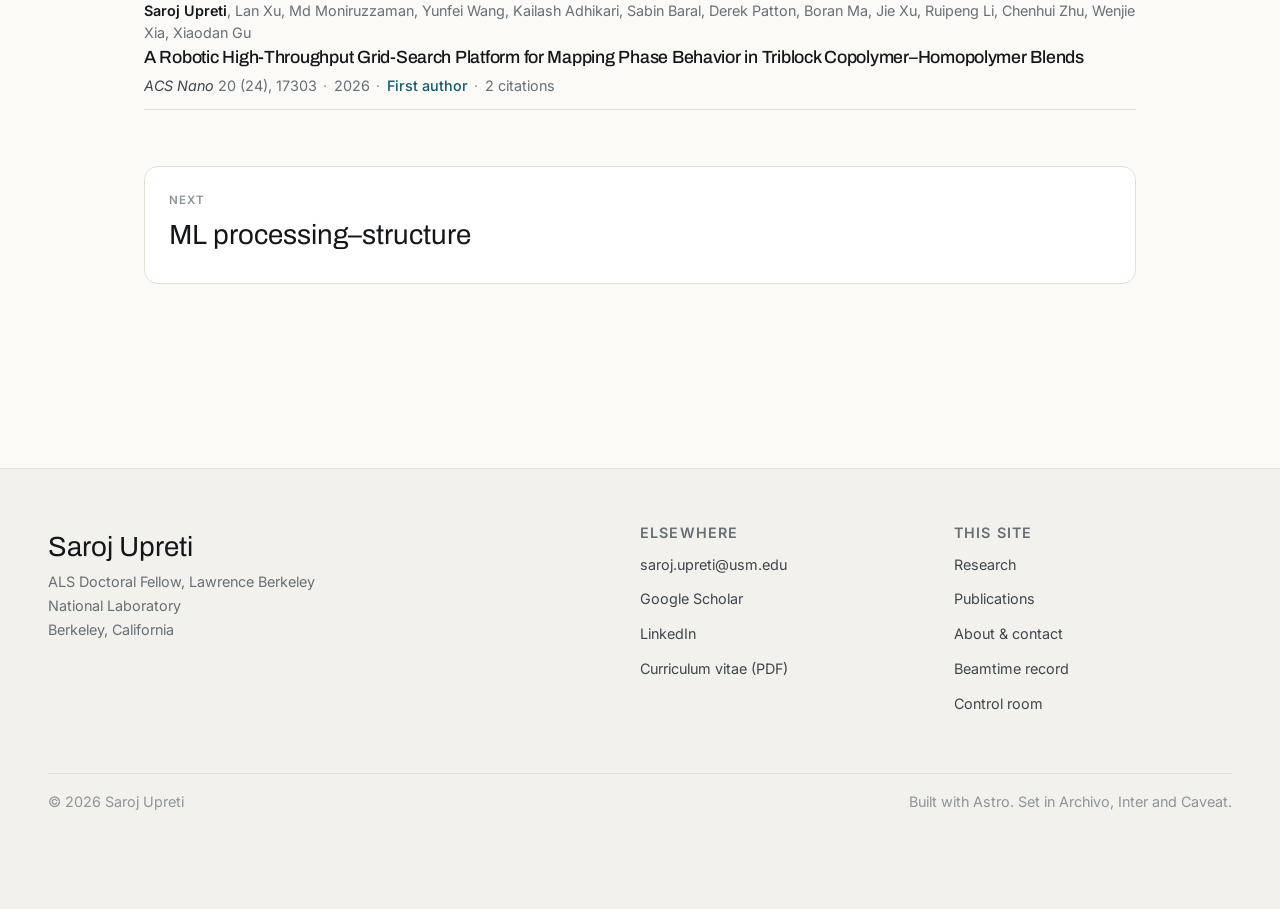
<file: research/robotic-grid-search/index.html>
<!DOCTYPE html><html lang="en" data-astro-cid-hkbrpulz><head><meta charset="utf-8"><meta name="viewport" content="width=device-width, initial-scale=1, viewport-fit=cover"><title>A robotic platform for mapping copolymer phase behavior · Saroj Upreti</title><meta name="description" content="Hundreds of thin-film samples fabricated in hours, measured by synchrotron scattering, and turned into the first high-throughput map of the order–disorder transition landscape in triblock copolymer–homopolymer blends."><link rel="canonical" href="https://www.sarojupreti.com/research/robotic-grid-search"><link rel="sitemap" href="/sitemap-index.xml"><link rel="icon" href="/favicon.svg" type="image/svg+xml"><meta name="author" content="Saroj Upreti"><meta property="og:type" content="website"><meta property="og:site_name" content="Saroj Upreti"><meta property="og:title" content="A robotic platform for mapping copolymer phase behavior · Saroj Upreti"><meta property="og:description" content="Hundreds of thin-film samples fabricated in hours, measured by synchrotron scattering, and turned into the first high-throughput map of the order–disorder transition landscape in triblock copolymer–homopolymer blends."><meta property="og:url" content="https://www.sarojupreti.com/research/robotic-grid-search"><meta property="og:image" content="https://www.sarojupreti.com/images/og-default.png"><meta name="twitter:card" content="summary_large_image"><meta name="twitter:title" content="A robotic platform for mapping copolymer phase behavior · Saroj Upreti"><meta name="twitter:description" content="Hundreds of thin-film samples fabricated in hours, measured by synchrotron scattering, and turned into the first high-throughput map of the order–disorder transition landscape in triblock copolymer–homopolymer blends."><meta name="twitter:image" content="https://www.sarojupreti.com/images/og-default.png"><script type="application/ld+json">{"@context":"https://schema.org","@type":"Article","headline":"A robotic platform for mapping copolymer phase behavior","description":"Hundreds of thin-film samples fabricated in hours, measured by synchrotron scattering, and turned into the first high-throughput map of the order–disorder transition landscape in triblock copolymer–homopolymer blends.","author":{"@type":"Person","name":"Saroj Upreti","url":"https://www.sarojupreti.com"},"about":["High-throughput experimentation","Robotics","SAXS / GISAXS","Phase behavior","Open data"],"isPartOf":{"@type":"WebSite","name":"Saroj Upreti","url":"https://www.sarojupreti.com"}}</script><script>
      (function () {
        // Lets components style their scripted state before first paint.
        document.documentElement.classList.add('js');
        try {
          var stored = localStorage.getItem('theme');
          if (stored === 'dark' || stored === 'light') {
            document.documentElement.dataset.theme = stored;
          }
        } catch (e) {
          /* Private browsing or blocked storage — system preference stands. */
        }
      })();
    </script><link rel="stylesheet" href="/_astro/Base.Cy3K6Y1S.css"><style>@layer astro.images{:where([data-astro-image]){height:auto}:where([data-astro-image=full-width]){width:100%}:where([data-astro-image=constrained]){max-width:100%}[data-astro-image-fit=fill]{object-fit:fill}[data-astro-image-fit=contain]{object-fit:contain}[data-astro-image-fit=cover]{object-fit:cover}[data-astro-image-fit=scale-down]{object-fit:scale-down}[data-astro-image-pos=top]{object-position:top}[data-astro-image-pos=bottom]{object-position:bottom}[data-astro-image-pos=left]{object-position:left}[data-astro-image-pos=right]{object-position:right}[data-astro-image-pos=center]{object-position:center}[data-astro-image-pos=top-left]{object-position:top left}[data-astro-image-pos=top-right]{object-position:top right}[data-astro-image-pos=top-center]{object-position:top center}[data-astro-image-pos=bottom-left]{object-position:bottom left}[data-astro-image-pos=bottom-right]{object-position:bottom right}[data-astro-image-pos=bottom-center]{object-position:bottom center}[data-astro-image-pos=left-top]{object-position:left top}[data-astro-image-pos=left-bottom]{object-position:left bottom}[data-astro-image-pos=left-center]{object-position:left center}[data-astro-image-pos=right-top]{object-position:right top}[data-astro-image-pos=right-bottom]{object-position:right bottom}[data-astro-image-pos=right-center]{object-position:right center}[data-astro-image-pos=center-top]{object-position:center top}[data-astro-image-pos=center-bottom]{object-position:center bottom}[data-astro-image-pos=center-left]{object-position:center left}[data-astro-image-pos=center-right]{object-position:center right}}
</style><link rel="stylesheet" href="/_astro/_..DbixagRp.css"><style>.pub[data-astro-cid-rb6mo7us]{padding-block:var(--space-md);border-block-start:var(--border);list-style:none}.pub__authors[data-astro-cid-rb6mo7us]{font-size:var(--step--1);color:var(--ink-muted);line-height:1.5}.pub__authors[data-astro-cid-rb6mo7us] strong[data-astro-cid-rb6mo7us]{color:var(--ink);font-weight:600}.pub__etal[data-astro-cid-rb6mo7us]{font-style:italic}.pub__title[data-astro-cid-rb6mo7us]{font-size:var(--step-1);font-weight:500;line-height:var(--leading-snug);text-wrap:pretty;margin-block:.15rem .3rem}.pub__title[data-astro-cid-rb6mo7us] a[data-astro-cid-rb6mo7us]{color:var(--ink);text-decoration:none}.pub__title[data-astro-cid-rb6mo7us] a[data-astro-cid-rb6mo7us]:hover{color:var(--accent);text-underline-offset:.16em;text-decoration:underline}.pub__meta[data-astro-cid-rb6mo7us]{font-size:var(--step--1);color:var(--ink-muted)}.pub__venue[data-astro-cid-rb6mo7us]{color:var(--ink-secondary);font-style:italic}.pub__sep[data-astro-cid-rb6mo7us]{color:var(--ink-faint);margin-inline:.45em}.pub__role[data-astro-cid-rb6mo7us]{color:var(--accent);font-weight:500}.pub__preprint[data-astro-cid-rb6mo7us]{font-variant:small-caps;letter-spacing:.04em}.pub__project[data-astro-cid-rb6mo7us]{font-size:var(--step--1);margin-block-start:.35rem}.pub__project[data-astro-cid-rb6mo7us] a[data-astro-cid-rb6mo7us]{text-decoration:none}.pub__project[data-astro-cid-rb6mo7us] a[data-astro-cid-rb6mo7us]:hover{text-decoration:underline}.pub--compact[data-astro-cid-rb6mo7us]{padding-block:var(--space-sm)}.pub--compact[data-astro-cid-rb6mo7us] .pub__title[data-astro-cid-rb6mo7us]{font-size:var(--step-0)}
</style><style>.figure[data-astro-cid-khyig4bw]{margin-block:var(--space-xl);counter-increment:figure}.figure--wide[data-astro-cid-khyig4bw]{width:min(100vw - var(--gutter) * 2, var(--width-wide));margin-inline:calc(50% - min(50vw - var(--gutter), var(--width-wide) / 2))}.figure__frame[data-astro-cid-khyig4bw]{border:var(--border);border-radius:var(--radius-lg);background:var(--surface);cursor:default;width:100%;padding:0;display:block;overflow:hidden}.figure__frame--zoomable[data-astro-cid-khyig4bw]{cursor:zoom-in}.figure__frame[data-astro-cid-khyig4bw] img{width:100%;height:auto}.figure__placeholder[data-astro-cid-khyig4bw]{padding:var(--space-lg);text-align:center;color:var(--ink-faint);background:repeating-linear-gradient(-45deg, var(--bg-sunken), var(--bg-sunken) 10px, transparent 10px, transparent 20px);border:1px dashed var(--rule-strong);border-radius:var(--radius-lg);flex-direction:column;justify-content:center;align-items:center;gap:.3rem;display:flex}.figure__placeholder-label[data-astro-cid-khyig4bw]{font-size:var(--step--1);color:var(--ink-muted);max-width:44ch}.figure__placeholder-path[data-astro-cid-khyig4bw]{border-radius:var(--radius-sm);background:var(--surface);border:var(--border);padding:.1em .45em;font-size:.74rem}.figure__placeholder-spec[data-astro-cid-khyig4bw]{font-size:.72rem}.figure__caption[data-astro-cid-khyig4bw]{font-size:var(--step--1);color:var(--ink-muted);max-width:var(--measure);margin-block-start:var(--space-sm);line-height:1.55}.figure__caption-text[data-astro-cid-khyig4bw]:before{content:"Figure " counter(figure) ". ";color:var(--ink-secondary);font-weight:600}.figure__credit[data-astro-cid-khyig4bw]{color:var(--ink-faint);margin-block-start:.2rem;font-size:.74rem;display:block}
</style><style>.video[data-astro-cid-yngxbivw]{margin-block:var(--space-xl)}.video--wide[data-astro-cid-yngxbivw]{width:min(100vw - var(--gutter) * 2, var(--width-wide));margin-inline:calc(50% - min(50vw - var(--gutter), var(--width-wide) / 2))}.video__el[data-astro-cid-yngxbivw],.video__facade[data-astro-cid-yngxbivw],.video__placeholder[data-astro-cid-yngxbivw]{border-radius:var(--radius-lg);background:var(--bg-sunken);width:100%;overflow:hidden}.video__el[data-astro-cid-yngxbivw]{border:var(--border);object-fit:cover}.video__facade[data-astro-cid-yngxbivw]{border:var(--border);cursor:pointer;place-items:center;display:grid;position:relative}.video__poster[data-astro-cid-yngxbivw]{object-fit:cover;width:100%;height:100%;position:absolute;inset:0}.video__play[data-astro-cid-yngxbivw]{border-radius:var(--radius-full);background:color-mix(in oklab, var(--surface) 92%, transparent);width:4rem;height:4rem;color:var(--accent);cursor:pointer;box-shadow:var(--shadow-md);transition:transform var(--duration) var(--ease);border:none;justify-content:center;align-items:center;padding-inline-start:.2rem;display:inline-flex;position:relative}.video__play[data-astro-cid-yngxbivw]:hover{transform:scale(1.06)}.video__facade[data-astro-cid-yngxbivw] iframe{border:0;width:100%;height:100%;position:absolute;inset:0}.video__placeholder[data-astro-cid-yngxbivw]{padding:var(--space-lg);text-align:center;color:var(--ink-faint);border:1px dashed var(--rule-strong);background:repeating-linear-gradient(-45deg, var(--bg-sunken), var(--bg-sunken) 10px, transparent 10px, transparent 20px);flex-direction:column;justify-content:center;align-items:center;gap:.3rem;display:flex}.video__placeholder-label[data-astro-cid-yngxbivw]{font-size:var(--step--1);color:var(--ink-muted);max-width:44ch}.video__placeholder-path[data-astro-cid-yngxbivw]{border-radius:var(--radius-sm);background:var(--surface);border:var(--border);padding:.1em .45em;font-size:.74rem}.video__placeholder-spec[data-astro-cid-yngxbivw]{font-size:.72rem}.video__caption[data-astro-cid-yngxbivw]{font-size:var(--step--1);color:var(--ink-muted);max-width:var(--measure);margin-block-start:var(--space-sm)}
</style></head><body data-astro-cid-hkbrpulz><a class="skip-link" href="#main" data-astro-cid-hkbrpulz>Skip to content</a><header class="topbar" data-astro-cid-nen7h5rs><div class="topbar__inner wrap--wide" data-astro-cid-nen7h5rs><a class="brand" href="/" data-astro-cid-nen7h5rs><span class="brand__name" data-astro-cid-nen7h5rs>Saroj Upreti</span><span class="brand__role" data-astro-cid-nen7h5rs>Self-driving labs for materials discovery</span></a><div class="topbar__actions" data-astro-cid-nen7h5rs><a class="topbar__lab" href="/lab" data-astro-cid-nen7h5rs><span class="topbar__lab-dot" aria-hidden="true" data-astro-cid-nen7h5rs></span>Control room</a><button class="theme-toggle" type="button" title="Change color theme" data-astro-cid-l6lhmie6><span class="sr-only" data-astro-cid-l6lhmie6>Color theme</span><svg class="icon icon--sun" width="18" height="18" viewBox="0 0 20 20" aria-hidden="true" data-astro-cid-l6lhmie6><circle cx="10" cy="10" r="3.6" fill="currentColor" data-astro-cid-l6lhmie6></circle><g stroke="currentColor" stroke-width="1.4" stroke-linecap="round" data-astro-cid-l6lhmie6><path d="M10 1.8v2M10 16.2v2M18.2 10h-2M3.8 10h-2M15.8 4.2l-1.4 1.4M5.6 14.4l-1.4 1.4M15.8 15.8l-1.4-1.4M5.6 5.6 4.2 4.2" data-astro-cid-l6lhmie6></path></g></svg><svg class="icon icon--moon" width="18" height="18" viewBox="0 0 20 20" aria-hidden="true" data-astro-cid-l6lhmie6><path d="M16.5 12.4A7 7 0 0 1 7.6 3.5a7 7 0 1 0 8.9 8.9Z" fill="currentColor" data-astro-cid-l6lhmie6></path></svg><svg class="icon icon--auto" width="18" height="18" viewBox="0 0 20 20" aria-hidden="true" data-astro-cid-l6lhmie6><circle cx="10" cy="10" r="7" fill="none" stroke="currentColor" stroke-width="1.4" data-astro-cid-l6lhmie6></circle><path d="M10 3a7 7 0 0 1 0 14Z" fill="currentColor" data-astro-cid-l6lhmie6></path></svg></button><script type="module">var e=[`light`,`dark`,`system`],t=document.documentElement,n=document.querySelector(`.theme-toggle`);function r(){let e=t.dataset.theme;return e===`light`||e===`dark`?e:`system`}function i(r){r===`system`?delete t.dataset.theme:t.dataset.theme=r;try{r===`system`?localStorage.removeItem(`theme`):localStorage.setItem(`theme`,r)}catch{}n?.setAttribute(`aria-label`,`Color theme: ${r}. Activate to switch to ${e[(e.indexOf(r)+1)%e.length]}.`)}i(r()),n?.addEventListener(`click`,()=>{i(e[(e.indexOf(r())+1)%e.length])});</script></div></div></header><nav class="dock" aria-label="Primary" data-astro-cid-nen7h5rs><span class="dock__progress" aria-hidden="true" data-astro-cid-nen7h5rs></span><a class="dock__home" href="/" data-astro-cid-nen7h5rs><svg width="18" height="18" viewBox="0 0 24 24" aria-hidden="true" data-astro-cid-nen7h5rs><path d="M3.5 11 12 4l8.5 7v8.5a1 1 0 0 1-1 1H15v-6H9v6H4.5a1 1 0 0 1-1-1z" fill="currentColor" data-astro-cid-nen7h5rs></path></svg><span class="sr-only" data-astro-cid-nen7h5rs>Home</span></a><ul class="dock__list" data-astro-cid-nen7h5rs><li data-astro-cid-nen7h5rs><a class="dock__link" href="/research" aria-current="page" data-astro-cid-nen7h5rs>Research</a></li><li data-astro-cid-nen7h5rs><a class="dock__link" href="/cv" data-astro-cid-nen7h5rs>CV</a></li><li data-astro-cid-nen7h5rs><a class="dock__link" href="/about" data-astro-cid-nen7h5rs>About &amp; contact</a></li></ul><button class="dock__menu" type="button" aria-expanded="false" aria-controls="dock-sheet" data-astro-cid-nen7h5rs>Menu<svg width="12" height="12" viewBox="0 0 12 12" aria-hidden="true" data-astro-cid-nen7h5rs><path d="M2.5 7.5 6 4l3.5 3.5" fill="none" stroke="currentColor" stroke-width="1.6" stroke-linecap="round" stroke-linejoin="round" data-astro-cid-nen7h5rs></path></svg></button><div class="dock__sheet" id="dock-sheet" hidden data-astro-cid-nen7h5rs><ul data-astro-cid-nen7h5rs><li data-astro-cid-nen7h5rs><a href="/research" aria-current="page" data-astro-cid-nen7h5rs>Research</a></li><li data-astro-cid-nen7h5rs><a href="/cv" data-astro-cid-nen7h5rs>CV</a></li><li data-astro-cid-nen7h5rs><a href="/about" data-astro-cid-nen7h5rs>About &amp; contact</a></li><li data-astro-cid-nen7h5rs><a href="/lab" data-astro-cid-nen7h5rs>Control room</a></li><li data-astro-cid-nen7h5rs><a href="/cv/CV_Saroj_Upreti.pdf" data-astro-cid-nen7h5rs>Download CV (PDF)</a></li></ul></div></nav><script type="module">var e=document.querySelector(`.dock`),t=e?.querySelector(`.dock__menu`),n=e?.querySelector(`#dock-sheet`),r=e=>{t?.setAttribute(`aria-expanded`,String(e)),n&&(n.hidden=!e)};if(t?.addEventListener(`click`,()=>r(t.getAttribute(`aria-expanded`)!==`true`)),document.addEventListener(`keydown`,e=>e.key===`Escape`&&r(!1)),document.addEventListener(`click`,t=>{e&&!e.contains(t.target)&&r(!1)}),e){let t=!1,n=window.scrollY,i=()=>{t=!1;let i=window.scrollY,a=document.documentElement.scrollHeight-window.innerHeight;e.style.setProperty(`--progress`,String(a>0?Math.min(1,i/a):0));let o=i-n;if(Math.abs(o)>6){let t=o>0&&i>160&&i<a-80&&!e.contains(document.activeElement);e.classList.toggle(`dock--away`,t),t&&r(!1),n=i}},a=()=>{t||(t=!0,requestAnimationFrame(i))};window.addEventListener(`scroll`,a,{passive:!0}),window.addEventListener(`resize`,a),i()}</script><main id="main" class="main" data-astro-cid-hkbrpulz><article class="project" data-astro-cid-mxqckr7x><header class="project__header" data-astro-cid-mxqckr7x><div class="wrap" data-astro-cid-mxqckr7x><nav class="crumb" aria-label="Breadcrumb" data-astro-cid-mxqckr7x><a href="/research" data-astro-cid-mxqckr7x>Research</a><span aria-hidden="true" data-astro-cid-mxqckr7x>/</span><span data-astro-cid-mxqckr7x>Robotic grid-search platform</span></nav><h1 class="project__title" data-astro-cid-mxqckr7x>A robotic platform for mapping copolymer phase behavior</h1><p class="project__summary" data-astro-cid-mxqckr7x>Hundreds of thin-film samples fabricated in hours, measured by synchrotron scattering, and turned into the first high-throughput map of the order–disorder transition landscape in triblock copolymer–homopolymer blends.</p><dl class="project__facts" data-astro-cid-mxqckr7x><div data-astro-cid-mxqckr7x><dt data-astro-cid-mxqckr7x>Headline result</dt><dd data-astro-cid-mxqckr7x><strong data-astro-cid-mxqckr7x>100s</strong>of thin-film samples fabricated and characterized per day</dd></div><div data-astro-cid-mxqckr7x><dt data-astro-cid-mxqckr7x>Period</dt><dd data-astro-cid-mxqckr7x>2023 – 2026</dd></div><div data-astro-cid-mxqckr7x><dt data-astro-cid-mxqckr7x>With</dt><dd data-astro-cid-mxqckr7x>Lawrence Berkeley National Laboratory · Brookhaven National Laboratory</dd></div></dl><ul class="project__tags" data-astro-cid-mxqckr7x><li class="tag" data-astro-cid-mxqckr7x>High-throughput experimentation</li><li class="tag" data-astro-cid-mxqckr7x>Robotics</li><li class="tag" data-astro-cid-mxqckr7x>SAXS / GISAXS</li><li class="tag" data-astro-cid-mxqckr7x>Phase behavior</li><li class="tag" data-astro-cid-mxqckr7x>Open data</li></ul></div></header><div class="wrap project__body prose" data-astro-cid-mxqckr7x><h2 id="throughput-first">Throughput first</h2>
<p>A closed-loop optimizer is only as good as the throughput underneath it. I led
development of the polymer processing robots that fabricate hundreds of thin-film
samples within hours — and, just as important, make them the same way every time, so
variation across a library reflects the composition rather than the hand.</p>
<figure class="figure" data-astro-cid-khyig4bw><button class="figure__frame figure__frame--zoomable" type="button" data-zoom-alt="The formulation and coating robot, labeled: robot arm, syringe pump, carousel, vial clamp, vial rack, spin coater and wafer garage." data-astro-cid-khyig4bw><img src="/_astro/nova-platform.C_-vZptw_Z1QFIJI.webp" srcset="/_astro/nova-platform.C_-vZptw_1NLHTW.webp 480w, /_astro/nova-platform.C_-vZptw_Z1QFIJI.webp 702w" alt="The formulation and coating robot, labeled: robot arm, syringe pump, carousel, vial clamp, vial rack, spin coater and wafer garage." sizes="(max-width: 48rem) 100vw, (max-width: 78rem) 90vw, 62rem" loading="lazy" decoding="async" fetchpriority="auto" data-astro-cid-khyig4bw="true" width="702" height="373"></button><figcaption class="figure__caption" data-astro-cid-khyig4bw><span class="figure__caption-text" data-astro-cid-khyig4bw>The formulation and coating robot (NOVA) and its modules. One arm moves vials, pipettes and wafers between stations, so a formulation becomes a coated film automatically.</span><span class="figure__credit" data-astro-cid-khyig4bw>Adapted from Upreti et al., ACS Nano 20, 17303 (2026), Fig. 2A, under CC BY 4.0.</span></figcaption></figure>
<figure class="video video--wide" data-astro-cid-yngxbivw><video class="video__el" style="aspect-ratio: 16 / 9" poster="/video/robot-processing.jpg" muted loop autoplay playsinline preload="auto" aria-label="The formulation robot dispensing, mixing, pipetting onto a wafer, spin-coating and returning the coated wafer to its garage." data-astro-cid-yngxbivw><source src="/video/robot-processing.webm" type="video/webm" data-astro-cid-yngxbivw><source src="/video/robot-processing.mp4" type="video/mp4" data-astro-cid-yngxbivw><p data-astro-cid-yngxbivw>The formulation robot dispensing, mixing, pipetting onto a wafer, spin-coating and returning the coated wafer to its garage.</p></video><figcaption class="video__caption" data-astro-cid-yngxbivw>A sample library being fabricated: dispense, mix, coat, rack, repeat. Each well becomes one point in the composition–processing space; a full library becomes one region of a phase map. Repetitive segments sped up.</figcaption></figure><script type="module">for(let e of document.querySelectorAll(`.video__facade`))e.querySelector(`.video__play`)?.addEventListener(`click`,()=>{let t=e.dataset.embed;if(!t)return;let n=document.createElement(`iframe`);n.src=t,n.allow=`accelerometer; autoplay; encrypted-media; picture-in-picture`,n.allowFullscreen=!0,n.title=e.querySelector(`.sr-only`)?.textContent??`Video`,e.replaceChildren(n)});</script>
<h2 id="mapping-the-orderdisorder-transition">Mapping the order–disorder transition</h2>
<p>The target was the phase behavior of ABA triblock copolymer–homopolymer blends. The
order–disorder boundary is easy to step over with a coarse grid; robotic fabrication
feeding SAXS/WAXS at the ALS and NSLS-II, with high-throughput AFM for real-space
confirmation, sampled it densely enough to resolve it. A reduction pipeline built on
Bluesky and Tiled kept pace with fabrication.</p>
<figure class="figure" data-astro-cid-khyig4bw><button class="figure__frame figure__frame--zoomable" type="button" data-zoom-alt="Three panels: 2D GISAXS patterns going from ordered to disordered; a grid-search map of the order–disorder boundary across homopolymer molecular weight and blend ratio, separating macrophase-separated, dry-brush, wet-brush and disordered regions; and the 1D scattering profiles behind it." data-astro-cid-khyig4bw><img src="/_astro/odt-phase-map.DgOjQ-aS_Z1gQGma.webp" srcset="/_astro/odt-phase-map.DgOjQ-aS_1jQkM.webp 480w, /_astro/odt-phase-map.DgOjQ-aS_Z1gQGma.webp 662w" alt="Three panels: 2D GISAXS patterns going from ordered to disordered; a grid-search map of the order–disorder boundary across homopolymer molecular weight and blend ratio, separating macrophase-separated, dry-brush, wet-brush and disordered regions; and the 1D scattering profiles behind it." sizes="(max-width: 48rem) 100vw, (max-width: 78rem) 90vw, 62rem" loading="lazy" decoding="async" fetchpriority="auto" data-astro-cid-khyig4bw="true" width="662" height="964"></button><figcaption class="figure__caption" data-astro-cid-khyig4bw><span class="figure__caption-text" data-astro-cid-khyig4bw>(A) GISAXS patterns from ordered to disordered films. (B) The order–disorder boundary across homopolymer size and blend ratio, coloured by peak width. (C) The 1D profiles it was read from. The boundary region is where the physics is, and it is precisely what a low-resolution grid cannot see.</span><span class="figure__credit" data-astro-cid-khyig4bw>Adapted from Upreti et al., ACS Nano 20, 17303 (2026), Fig. 3, under CC BY 4.0.</span></figcaption></figure>
<figure class="figure" data-astro-cid-khyig4bw><button class="figure__frame figure__frame--zoomable" type="button" data-zoom-alt="A matrix of AFM phase images across homopolymer size and blend ratio, with a red line marking the order–disorder boundary determined by GISAXS." data-astro-cid-khyig4bw><img src="/_astro/afm-ordering-matrix.BM_2n4wu_Zy03o9.webp" srcset="/_astro/afm-ordering-matrix.BM_2n4wu_ZTHigb.webp 480w, /_astro/afm-ordering-matrix.BM_2n4wu_Zy03o9.webp 791w" alt="A matrix of AFM phase images across homopolymer size and blend ratio, with a red line marking the order–disorder boundary determined by GISAXS." sizes="(max-width: 48rem) 100vw, (max-width: 78rem) 90vw, 62rem" loading="lazy" decoding="async" fetchpriority="auto" data-astro-cid-khyig4bw="true" width="791" height="630"></button><figcaption class="figure__caption" data-astro-cid-khyig4bw><span class="figure__caption-text" data-astro-cid-khyig4bw>Real space agrees with reciprocal space: AFM phase images across the same grid, with the GISAXS order–disorder boundary drawn in red.</span><span class="figure__credit" data-astro-cid-khyig4bw>Adapted from Upreti et al., ACS Nano 20, 17303 (2026), Fig. 5, under CC BY 4.0.</span></figcaption></figure>
<h2 id="six-chemistries-one-database">Six chemistries, one database</h2>
<div class="chem-grid"><span>PS-P2VP</span><span>PS-PEO</span><span>PI-PS-P2VP</span><span>PS-P4VP</span><span>PB-PS-PB</span><span>PI-PS-PI</span></div>
<p>The data is published openly at <a href="/research#database">polymermorphology.org</a> and became
the training set for the <a href="/research/ml-structure-property">machine learning framework</a>
and the groundwork for the <a href="/research/autonomous-inverse-design">closed-loop work</a>.</p>
<style>
.chem-grid {
  display: flex;
  flex-wrap: wrap;
  gap: 0.4rem;
  margin-block: 1.25rem;
}
.chem-grid span {
  font-family: var(--font-mono);
  font-size: 0.82rem;
  padding: 0.3em 0.7em;
  border: 1px solid var(--rule);
  border-radius: var(--radius-full);
  background: var(--surface);
  color: var(--ink-secondary);
}
</style></div><section class="wrap project__pubs" data-astro-cid-mxqckr7x><h2 class="project__pubs-title" data-astro-cid-mxqckr7x>Published in</h2><ul class="pub-list" data-astro-cid-mxqckr7x><li class="pub pub--compact" data-role="first" data-topics="autonomous-experimentation block-copolymers" data-astro-cid-rb6mo7us><p class="pub__authors" data-astro-cid-rb6mo7us><strong data-astro-cid-rb6mo7us>Saroj Upreti</strong>, Lan Xu, Md Moniruzzaman, Yunfei Wang, Kailash Adhikari, Sabin Baral, Derek Patton, Boran Ma, Jie Xu, Ruipeng Li, Chenhui Zhu, Wenjie Xia, Xiaodan Gu</p><h3 class="pub__title" data-astro-cid-rb6mo7us><a href="https://doi.org/10.1021/acsnano.6c01299" rel="noopener" data-astro-cid-rb6mo7us>A Robotic High-Throughput Grid-Search Platform for Mapping Phase Behavior in Triblock Copolymer–Homopolymer Blends</a></h3><p class="pub__meta" data-astro-cid-rb6mo7us><cite class="pub__venue" data-astro-cid-rb6mo7us>ACS Nano</cite> 20 (24), 17303<span class="pub__sep" data-astro-cid-rb6mo7us>·</span><span data-astro-cid-rb6mo7us>2026</span><span class="pub__sep" data-astro-cid-rb6mo7us>·</span><span class="pub__role" data-astro-cid-rb6mo7us>First author</span><span class="pub__sep" data-astro-cid-rb6mo7us>·</span><span data-astro-cid-rb6mo7us>2 citations</span></p></li></ul></section><nav class="wrap project__next" aria-label="Next project" data-astro-cid-mxqckr7x><a href="/research/ml-structure-property" data-astro-cid-mxqckr7x><span class="project__next-label" data-astro-cid-mxqckr7x>Next</span><span class="project__next-title" data-astro-cid-mxqckr7x>ML processing–structure</span></a></nav></article><dialog class="lightbox" aria-label="Enlarged figure" data-astro-cid-utnzf2kr><button class="lightbox__close" type="button" aria-label="Close" data-astro-cid-utnzf2kr><svg width="22" height="22" viewBox="0 0 24 24" aria-hidden="true" data-astro-cid-utnzf2kr><path d="M6 6l12 12M18 6 6 18" stroke="currentColor" stroke-width="1.6" stroke-linecap="round" fill="none" data-astro-cid-utnzf2kr></path></svg></button><img class="lightbox__img" alt="" data-astro-cid-utnzf2kr></dialog><script type="module">var e=document.querySelector(`.lightbox`),t=e?.querySelector(`.lightbox__img`),n=e?.querySelector(`.lightbox__close`);if(e&&t){for(let n of document.querySelectorAll(`.figure__frame--zoomable`))n.addEventListener(`click`,()=>{let r=n.querySelector(`img`);r&&(t.src=r.currentSrc||r.src,t.alt=n.dataset.zoomAlt??r.alt,e.showModal())});n?.addEventListener(`click`,()=>e.close()),e.addEventListener(`click`,t=>{t.target===e&&e.close()}),e.addEventListener(`close`,()=>{t.removeAttribute(`src`)})}</script></main><footer class="footer" data-astro-cid-jo6i4kqk><div class="wrap--wide footer__inner" data-astro-cid-jo6i4kqk><div class="footer__identity" data-astro-cid-jo6i4kqk><p class="footer__name" data-astro-cid-jo6i4kqk>Saroj Upreti</p><p class="footer__role" data-astro-cid-jo6i4kqk>ALS Doctoral Fellow, Lawrence Berkeley National Laboratory</p><p class="footer__role" data-astro-cid-jo6i4kqk>Berkeley, California</p></div><nav class="footer__links" aria-label="Elsewhere" data-astro-cid-jo6i4kqk><h2 class="footer__heading" data-astro-cid-jo6i4kqk>Elsewhere</h2><ul data-astro-cid-jo6i4kqk><li data-astro-cid-jo6i4kqk><a href="mailto:saroj.upreti@usm.edu" data-astro-cid-jo6i4kqk>saroj.upreti@usm.edu</a></li><li data-astro-cid-jo6i4kqk><a href="https://scholar.google.com/citations?user=iVIrursAAAAJ&amp;hl=en" rel="me noopener" data-astro-cid-jo6i4kqk>Google Scholar</a></li><li data-astro-cid-jo6i4kqk><a href="https://www.linkedin.com/in/saroj-upreti/" rel="me noopener" data-astro-cid-jo6i4kqk>LinkedIn</a></li><li data-astro-cid-jo6i4kqk><a href="/cv/CV_Saroj_Upreti.pdf" data-astro-cid-jo6i4kqk>Curriculum vitae (PDF)</a></li></ul></nav><nav class="footer__links" aria-label="Site" data-astro-cid-jo6i4kqk><h2 class="footer__heading" data-astro-cid-jo6i4kqk>This site</h2><ul data-astro-cid-jo6i4kqk><li data-astro-cid-jo6i4kqk><a href="/research" data-astro-cid-jo6i4kqk>Research</a></li><li data-astro-cid-jo6i4kqk><a href="/research#publications" data-astro-cid-jo6i4kqk>Publications</a></li><li data-astro-cid-jo6i4kqk><a href="/about#contact" data-astro-cid-jo6i4kqk>About &amp; contact</a></li><li data-astro-cid-jo6i4kqk><a href="/cv#beamtime" data-astro-cid-jo6i4kqk>Beamtime record</a></li><li data-astro-cid-jo6i4kqk><a href="/lab" data-astro-cid-jo6i4kqk>Control room</a></li></ul></nav></div><div class="wrap--wide footer__baseline" data-astro-cid-jo6i4kqk><p data-astro-cid-jo6i4kqk>© 2026 Saroj Upreti</p><p data-astro-cid-jo6i4kqk>Built with Astro. Set in Archivo, Inter and Caveat.</p></div></footer></body></html>
</file>
<file: _astro/Base.Cy3K6Y1S.css>
@font-face{font-family:Inter Variable;font-style:normal;font-display:swap;font-weight:100 900;src:url(/_astro/inter-cyrillic-ext-wght-normal.BOeWTOD4.woff2)format("woff2-variations");unicode-range:U+460-52F,U+1C80-1C8A,U+20B4,U+2DE0-2DFF,U+A640-A69F,U+FE2E-FE2F}@font-face{font-family:Inter Variable;font-style:normal;font-display:swap;font-weight:100 900;src:url(/_astro/inter-cyrillic-wght-normal.DqGufNeO.woff2)format("woff2-variations");unicode-range:U+301,U+400-45F,U+490-491,U+4B0-4B1,U+2116}@font-face{font-family:Inter Variable;font-style:normal;font-display:swap;font-weight:100 900;src:url(/_astro/inter-greek-ext-wght-normal.DlzME5K_.woff2)format("woff2-variations");unicode-range:U+1F??}@font-face{font-family:Inter Variable;font-style:normal;font-display:swap;font-weight:100 900;src:url(/_astro/inter-greek-wght-normal.CkhJZR-_.woff2)format("woff2-variations");unicode-range:U+370-377,U+37A-37F,U+384-38A,U+38C,U+38E-3A1,U+3A3-3FF}@font-face{font-family:Inter Variable;font-style:normal;font-display:swap;font-weight:100 900;src:url(/_astro/inter-vietnamese-wght-normal.CBcvBZtf.woff2)format("woff2-variations");unicode-range:U+102-103,U+110-111,U+128-129,U+168-169,U+1A0-1A1,U+1AF-1B0,U+300-301,U+303-304,U+308-309,U+323,U+329,U+1EA0-1EF9,U+20AB}@font-face{font-family:Inter Variable;font-style:normal;font-display:swap;font-weight:100 900;src:url(/_astro/inter-latin-ext-wght-normal.DO1Apj_S.woff2)format("woff2-variations");unicode-range:U+100-2BA,U+2BD-2C5,U+2C7-2CC,U+2CE-2D7,U+2DD-2FF,U+304,U+308,U+329,U+1D00-1DBF,U+1E00-1E9F,U+1EF2-1EFF,U+2020,U+20A0-20AB,U+20AD-20C0,U+2113,U+2C60-2C7F,U+A720-A7FF}@font-face{font-family:Inter Variable;font-style:normal;font-display:swap;font-weight:100 900;src:url(/_astro/inter-latin-wght-normal.Dx4kXJAl.woff2)format("woff2-variations");unicode-range:U+??,U+131,U+152-153,U+2BB-2BC,U+2C6,U+2DA,U+2DC,U+304,U+308,U+329,U+2000-206F,U+20AC,U+2122,U+2191,U+2193,U+2212,U+2215,U+FEFF,U+FFFD}@font-face{font-family:Inter Variable;font-style:italic;font-display:swap;font-weight:100 900;src:url(/_astro/inter-cyrillic-ext-wght-italic.B5xAaiFk.woff2)format("woff2-variations");unicode-range:U+460-52F,U+1C80-1C8A,U+20B4,U+2DE0-2DFF,U+A640-A69F,U+FE2E-FE2F}@font-face{font-family:Inter Variable;font-style:italic;font-display:swap;font-weight:100 900;src:url(/_astro/inter-cyrillic-wght-italic.DzZdc28x.woff2)format("woff2-variations");unicode-range:U+301,U+400-45F,U+490-491,U+4B0-4B1,U+2116}@font-face{font-family:Inter Variable;font-style:italic;font-display:swap;font-weight:100 900;src:url(/_astro/inter-greek-ext-wght-italic.DcOpz6Lw.woff2)format("woff2-variations");unicode-range:U+1F??}@font-face{font-family:Inter Variable;font-style:italic;font-display:swap;font-weight:100 900;src:url(/_astro/inter-greek-wght-italic.CILZdfAp.woff2)format("woff2-variations");unicode-range:U+370-377,U+37A-37F,U+384-38A,U+38C,U+38E-3A1,U+3A3-3FF}@font-face{font-family:Inter Variable;font-style:italic;font-display:swap;font-weight:100 900;src:url(/_astro/inter-vietnamese-wght-italic.K3WlGtc8.woff2)format("woff2-variations");unicode-range:U+102-103,U+110-111,U+128-129,U+168-169,U+1A0-1A1,U+1AF-1B0,U+300-301,U+303-304,U+308-309,U+323,U+329,U+1EA0-1EF9,U+20AB}@font-face{font-family:Inter Variable;font-style:italic;font-display:swap;font-weight:100 900;src:url(/_astro/inter-latin-ext-wght-italic.0pjOp8NU.woff2)format("woff2-variations");unicode-range:U+100-2BA,U+2BD-2C5,U+2C7-2CC,U+2CE-2D7,U+2DD-2FF,U+304,U+308,U+329,U+1D00-1DBF,U+1E00-1E9F,U+1EF2-1EFF,U+2020,U+20A0-20AB,U+20AD-20C0,U+2113,U+2C60-2C7F,U+A720-A7FF}@font-face{font-family:Inter Variable;font-style:italic;font-display:swap;font-weight:100 900;src:url(/_astro/inter-latin-wght-italic.DpCbqKDY.woff2)format("woff2-variations");unicode-range:U+??,U+131,U+152-153,U+2BB-2BC,U+2C6,U+2DA,U+2DC,U+304,U+308,U+329,U+2000-206F,U+20AC,U+2122,U+2191,U+2193,U+2212,U+2215,U+FEFF,U+FFFD}@font-face{font-family:Archivo Variable;font-style:normal;font-display:swap;font-weight:100 900;font-stretch:62% 125%;src:url(/_astro/archivo-vietnamese-wdth-normal.rJmnGBSt.woff2)format("woff2-variations");unicode-range:U+102-103,U+110-111,U+128-129,U+168-169,U+1A0-1A1,U+1AF-1B0,U+300-301,U+303-304,U+308-309,U+323,U+329,U+1EA0-1EF9,U+20AB}@font-face{font-family:Archivo Variable;font-style:normal;font-display:swap;font-weight:100 900;font-stretch:62% 125%;src:url(/_astro/archivo-latin-ext-wdth-normal.7khWdh9v.woff2)format("woff2-variations");unicode-range:U+100-2BA,U+2BD-2C5,U+2C7-2CC,U+2CE-2D7,U+2DD-2FF,U+304,U+308,U+329,U+1D00-1DBF,U+1E00-1E9F,U+1EF2-1EFF,U+2020,U+20A0-20AB,U+20AD-20C0,U+2113,U+2C60-2C7F,U+A720-A7FF}@font-face{font-family:Archivo Variable;font-style:normal;font-display:swap;font-weight:100 900;font-stretch:62% 125%;src:url(/_astro/archivo-latin-wdth-normal.DY7AcnAa.woff2)format("woff2-variations");unicode-range:U+??,U+131,U+152-153,U+2BB-2BC,U+2C6,U+2DA,U+2DC,U+304,U+308,U+329,U+2000-206F,U+20AC,U+2122,U+2191,U+2193,U+2212,U+2215,U+FEFF,U+FFFD}@font-face{font-family:Archivo Variable;font-style:italic;font-display:swap;font-weight:100 900;font-stretch:62% 125%;src:url(/_astro/archivo-vietnamese-wdth-italic.DS6JCx7O.woff2)format("woff2-variations");unicode-range:U+102-103,U+110-111,U+128-129,U+168-169,U+1A0-1A1,U+1AF-1B0,U+300-301,U+303-304,U+308-309,U+323,U+329,U+1EA0-1EF9,U+20AB}@font-face{font-family:Archivo Variable;font-style:italic;font-display:swap;font-weight:100 900;font-stretch:62% 125%;src:url(/_astro/archivo-latin-ext-wdth-italic.Cq9u_6Zz.woff2)format("woff2-variations");unicode-range:U+100-2BA,U+2BD-2C5,U+2C7-2CC,U+2CE-2D7,U+2DD-2FF,U+304,U+308,U+329,U+1D00-1DBF,U+1E00-1E9F,U+1EF2-1EFF,U+2020,U+20A0-20AB,U+20AD-20C0,U+2113,U+2C60-2C7F,U+A720-A7FF}@font-face{font-family:Archivo Variable;font-style:italic;font-display:swap;font-weight:100 900;font-stretch:62% 125%;src:url(/_astro/archivo-latin-wdth-italic.BuvkOFDm.woff2)format("woff2-variations");unicode-range:U+??,U+131,U+152-153,U+2BB-2BC,U+2C6,U+2DA,U+2DC,U+304,U+308,U+329,U+2000-206F,U+20AC,U+2122,U+2191,U+2193,U+2212,U+2215,U+FEFF,U+FFFD}@font-face{font-family:Caveat;font-style:normal;font-display:swap;font-weight:500;src:url(/_astro/caveat-cyrillic-ext-500-normal.DcrB4vVx.woff2)format("woff2"),url(/_astro/caveat-cyrillic-ext-500-normal.DqTXtm5N.woff)format("woff");unicode-range:U+460-52F,U+1C80-1C8A,U+20B4,U+2DE0-2DFF,U+A640-A69F,U+FE2E-FE2F}@font-face{font-family:Caveat;font-style:normal;font-display:swap;font-weight:500;src:url(/_astro/caveat-cyrillic-500-normal.DpMZbbjM.woff2)format("woff2"),url(/_astro/caveat-cyrillic-500-normal.DLSfp5IU.woff)format("woff");unicode-range:U+301,U+400-45F,U+490-491,U+4B0-4B1,U+2116}@font-face{font-family:Caveat;font-style:normal;font-display:swap;font-weight:500;src:url(/_astro/caveat-latin-ext-500-normal.jKqJW7bC.woff2)format("woff2"),url(/_astro/caveat-latin-ext-500-normal.wUUXxlbS.woff)format("woff");unicode-range:U+100-2BA,U+2BD-2C5,U+2C7-2CC,U+2CE-2D7,U+2DD-2FF,U+304,U+308,U+329,U+1D00-1DBF,U+1E00-1E9F,U+1EF2-1EFF,U+2020,U+20A0-20AB,U+20AD-20C0,U+2113,U+2C60-2C7F,U+A720-A7FF}@font-face{font-family:Caveat;font-style:normal;font-display:swap;font-weight:500;src:url(/_astro/caveat-latin-500-normal.B9SDL8cy.woff2)format("woff2"),url(/_astro/caveat-latin-500-normal.Do9veZfZ.woff)format("woff");unicode-range:U+??,U+131,U+152-153,U+2BB-2BC,U+2C6,U+2DA,U+2DC,U+304,U+308,U+329,U+2000-206F,U+20AC,U+2122,U+2191,U+2193,U+2212,U+2215,U+FEFF,U+FFFD}:root{--font-display:"Archivo Variable", "Helvetica Neue", Arial, sans-serif;--font-hand:"Caveat", "Bradley Hand", "Segoe Print", cursive;--stretch-display:112%;--stretch-hero:125%;--font-body:"Inter Variable", -apple-system, BlinkMacSystemFont, "Segoe UI", sans-serif;--font-mono:ui-monospace, "SF Mono", Menlo, Consolas, monospace;--step--1:clamp(.833rem, .81rem + .11vw, .9rem);--step-0:clamp(1rem, .96rem + .18vw, 1.11rem);--step-1:clamp(1.2rem, 1.14rem + .3vw, 1.39rem);--step-2:clamp(1.44rem, 1.34rem + .49vw, 1.74rem);--step-3:clamp(1.728rem, 1.57rem + .78vw, 2.17rem);--step-4:clamp(2.074rem, 1.84rem + 1.18vw, 2.72rem);--step-5:clamp(2.488rem, 2.14rem + 1.75vw, 3.4rem);--step-6:clamp(2.986rem, 2.47rem + 2.56vw, 4.25rem);--leading-tight:1.12;--leading-snug:1.3;--leading-normal:1.65;--bg:#fbfaf7;--bg-sunken:#f3f1ec;--surface:#fff;--surface-raised:#fff;--ink:#14171a;--ink-secondary:#3f464d;--ink-muted:#676f77;--ink-faint:#8d949b;--rule:#e3dfd7;--rule-strong:#cdc7bc;--accent:#0d5c6e;--accent-hover:#0a4653;--accent-soft:#e2eef1;--accent-ink:#fff;--highlight:#b4571a;--highlight-soft:#fbeee2;--shadow-sm:0 1px 2px #14171a0d, 0 1px 3px #14171a0a;--shadow-md:0 2px 4px #14171a0a, 0 8px 24px #14171a12;--shadow-lg:0 4px 8px #14171a0d, 0 20px 48px #14171a1a;--space-2xs:.25rem;--space-xs:.5rem;--space-sm:.75rem;--space-md:1rem;--space-lg:1.5rem;--space-xl:2.25rem;--space-2xl:3.5rem;--space-3xl:5.5rem;--space-4xl:8rem;--measure:68ch;--width-text:44rem;--width-content:62rem;--width-wide:78rem;--gutter:clamp(1.15rem, 4vw, 3rem);--radius-sm:4px;--radius-md:8px;--radius-lg:14px;--radius-full:999px;--border:1px solid var(--rule);--ease:cubic-bezier(.2, .8, .2, 1);--ease-out:cubic-bezier(.16, 1, .3, 1);--duration:.22s;color-scheme:light}@media (prefers-color-scheme:dark){:root:not([data-theme=light]){--bg:#101315;--bg-sunken:#0a0c0e;--surface:#171b1e;--surface-raised:#1d2226;--ink:#e9ecee;--ink-secondary:#bcc3c8;--ink-muted:#949ca3;--ink-faint:#6e767d;--rule:#272d31;--rule-strong:#394146;--accent:#5ec4da;--accent-hover:#86d6e7;--accent-soft:#14282e;--accent-ink:#0a1216;--highlight:#e79a5c;--highlight-soft:#2a1d12;--shadow-sm:0 1px 2px #0006;--shadow-md:0 2px 4px #0000004d, 0 8px 24px #0006;--shadow-lg:0 4px 8px #0000004d, 0 20px 48px #00000080;color-scheme:dark}}:root[data-theme=dark]{--bg:#101315;--bg-sunken:#0a0c0e;--surface:#171b1e;--surface-raised:#1d2226;--ink:#e9ecee;--ink-secondary:#bcc3c8;--ink-muted:#949ca3;--ink-faint:#6e767d;--rule:#272d31;--rule-strong:#394146;--accent:#5ec4da;--accent-hover:#86d6e7;--accent-soft:#14282e;--accent-ink:#0a1216;--highlight:#e79a5c;--highlight-soft:#2a1d12;--shadow-sm:0 1px 2px #0006;--shadow-md:0 2px 4px #0000004d, 0 8px 24px #0006;--shadow-lg:0 4px 8px #0000004d, 0 20px 48px #00000080;color-scheme:dark}*,:before,:after{box-sizing:border-box}*{margin:0}html{-webkit-text-size-adjust:100%;scroll-behavior:smooth;scroll-padding-top:1.5rem;scroll-padding-bottom:6rem}@media (prefers-reduced-motion:reduce){html{scroll-behavior:auto}*,:before,:after{transition-duration:.01ms!important;animation-duration:.01ms!important;animation-iteration-count:1!important}}body{background:var(--bg);color:var(--ink);font-family:var(--font-body);font-size:var(--step-0);line-height:var(--leading-normal);font-synthesis:none;text-rendering:optimizelegibility;-webkit-font-smoothing:antialiased;flex-direction:column;min-height:100svh;display:flex}img,picture,video,canvas,svg{max-width:100%;display:block}input,button,textarea,select{font:inherit;color:inherit}[hidden]{display:none!important}h1,h2,h3,h4{font-family:var(--font-display);font-weight:700;font-stretch:var(--stretch-display);line-height:var(--leading-tight);letter-spacing:-.025em;text-wrap:balance}h3{letter-spacing:-.015em;font-weight:600;font-stretch:100%}h1{font-size:var(--step-5)}h2{font-size:var(--step-3)}h3{font-size:var(--step-1)}h4{font-size:var(--step-0);font-family:var(--font-body);font-weight:600}p{text-wrap:pretty}a{color:var(--accent);text-underline-offset:.18em;text-decoration-thickness:1px;text-decoration-color:color-mix(in oklab, var(--accent) 35%, transparent);transition:color var(--duration) var(--ease), text-decoration-color var(--duration) var(--ease)}a:hover{color:var(--accent-hover);text-decoration-color:currentColor}:focus-visible{outline:2px solid var(--accent);outline-offset:3px;border-radius:2px}strong,b{font-weight:600}code,kbd,samp{font-family:var(--font-mono);font-size:.9em}abbr[title]{text-underline-offset:.2em;cursor:help;text-decoration:underline dotted}::selection{background:var(--accent-soft);color:var(--ink)}.wrap{width:min(100% - var(--gutter) * 2, var(--width-content));margin-inline:auto}.wrap--text{width:min(100% - var(--gutter) * 2, var(--width-text));margin-inline:auto}.wrap--wide{width:min(100% - var(--gutter) * 2, var(--width-wide));margin-inline:auto}.stack>*+*{margin-block-start:var(--flow,var(--space-md))}.section{padding-block:var(--space-3xl)}.section+.section{padding-block-start:0}.prose{max-width:var(--measure)}.prose p+p,.prose ul+p,.prose p+ul{margin-block-start:var(--space-md)}.prose h2{margin-block-start:var(--space-2xl);margin-block-end:var(--space-sm)}.prose h3{margin-block-start:var(--space-xl);margin-block-end:var(--space-xs)}.prose ul,.prose ol{padding-inline-start:1.25em}.prose li+li{margin-block-start:var(--space-xs)}.prose blockquote{border-inline-start:2px solid var(--accent);margin-block:var(--space-lg);color:var(--ink-secondary);padding-inline-start:var(--space-md);font-style:italic}.hand{font-family:var(--font-hand);color:var(--ink-muted);letter-spacing:0;font-size:1.15rem;font-weight:500;line-height:1.2}.display-head{font-size:var(--step-5);font-weight:800;font-stretch:var(--stretch-hero);letter-spacing:-.035em;line-height:1}.accent-word{color:var(--highlight)}.eyebrow{font-size:var(--step--1);letter-spacing:.1em;text-transform:uppercase;color:var(--ink-muted);margin-block-end:var(--space-xs);font-weight:600}.lede{font-size:var(--step-1);line-height:var(--leading-snug);color:var(--ink-secondary);max-width:54ch}.rule{border:0;border-block-start:var(--border);margin-block:var(--space-2xl)}.tag{font-size:var(--step--1);border:var(--border);border-radius:var(--radius-full);color:var(--ink-muted);background:var(--surface);padding:.15em .6em;line-height:1.5;display:inline-block}.tag--accent{background:var(--accent-soft);color:var(--accent);border-color:#0000;font-weight:500}.btn{align-items:center;gap:var(--space-xs);border-radius:var(--radius-full);border:1px solid var(--accent);background:var(--accent);color:var(--accent-ink);font-size:var(--step--1);transition:background var(--duration) var(--ease), border-color var(--duration) var(--ease), transform var(--duration) var(--ease);padding:.55em 1.1em;font-weight:500;text-decoration:none;display:inline-flex}.btn:hover{background:var(--accent-hover);border-color:var(--accent-hover);color:var(--accent-ink);transform:translateY(-1px)}.btn--ghost{color:var(--ink);border-color:var(--rule-strong);background:0 0}.btn--ghost:hover{background:var(--surface);color:var(--ink);border-color:var(--ink-muted)}.sr-only{clip-path:inset(50%);white-space:nowrap;width:1px;height:1px;margin:-1px;padding:0;position:absolute;overflow:hidden}.skip-link{z-index:100;background:var(--accent);color:var(--accent-ink);border-radius:var(--radius-md);transition:inset-block-start var(--duration) var(--ease);padding:.6em 1em;text-decoration:none;position:absolute;inset-block-start:-4rem;inset-inline-start:var(--space-md)}.skip-link:focus{color:var(--accent-ink);inset-block-start:var(--space-md)}.theme-toggle[data-astro-cid-l6lhmie6]{border:var(--border);border-radius:var(--radius-md);width:2.25rem;height:2.25rem;color:var(--ink-secondary);cursor:pointer;transition:color var(--duration) var(--ease), border-color var(--duration) var(--ease);background:0 0;justify-content:center;align-items:center;display:inline-flex}.theme-toggle[data-astro-cid-l6lhmie6]:hover{color:var(--ink);border-color:var(--rule-strong)}.icon[data-astro-cid-l6lhmie6]{display:none}html[data-theme=light] .icon--sun[data-astro-cid-l6lhmie6],html[data-theme=dark] .icon--moon[data-astro-cid-l6lhmie6],html:not([data-theme]) .icon--auto[data-astro-cid-l6lhmie6]{display:block}.topbar[data-astro-cid-nen7h5rs]{border-block-end:var(--border);padding-block-start:env(safe-area-inset-top,0px)}.topbar__inner[data-astro-cid-nen7h5rs]{align-items:center;gap:var(--space-lg);min-height:4rem;display:flex}.brand[data-astro-cid-nen7h5rs]{color:var(--ink);flex-direction:column;margin-inline-end:auto;line-height:1.2;text-decoration:none;display:flex}.brand__name[data-astro-cid-nen7h5rs]{font-family:var(--font-display);font-size:var(--step-0);font-weight:800;font-stretch:var(--stretch-hero);letter-spacing:-.02em;text-transform:uppercase}.brand__role[data-astro-cid-nen7h5rs]{letter-spacing:.02em;color:var(--ink-muted);font-size:.72rem}.topbar__actions[data-astro-cid-nen7h5rs]{align-items:center;gap:var(--space-md);display:flex}.topbar__lab[data-astro-cid-nen7h5rs]{font-size:var(--step--1);color:var(--ink);white-space:nowrap;border-radius:var(--radius-full);transition:background var(--duration) var(--ease), border-color var(--duration) var(--ease);background:#3fae6a14;border:1px solid #3fae6a8c;align-items:center;gap:.5rem;padding:.35em .85em;font-weight:600;text-decoration:none;animation:2s ease-in-out infinite lab-pulse;display:inline-flex}.topbar__lab[data-astro-cid-nen7h5rs]:hover,.topbar__lab[data-astro-cid-nen7h5rs][aria-current=page]{background:#3fae6a2e;border-color:#3fae6a;animation-play-state:paused}.topbar__lab-dot[data-astro-cid-nen7h5rs]{background:#3fae6a;border-radius:50%;width:8px;height:8px;animation:1s steps(2,jump-none) infinite lab-blink;box-shadow:0 0 6px #3fae6a}@keyframes lab-pulse{0%,to{box-shadow:0 0 #3fae6a73}50%{box-shadow:0 0 0 5px #3fae6a00}}@keyframes lab-blink{50%{opacity:.2}}@media (prefers-reduced-motion:reduce){.topbar__lab-dot[data-astro-cid-nen7h5rs]{animation-duration:1s!important;animation-iteration-count:infinite!important}}.dock[data-astro-cid-nen7h5rs]{--dock-bg:#15181b;--dock-ink:#f2f4f5;--dock-muted:#a7afb5;--dock-cta:#e8740c;z-index:60;border-radius:var(--radius-full);background:var(--dock-bg);width:max-content;max-width:calc(100% - 2rem);color:var(--dock-ink);transition:transform .32s var(--ease-out), opacity .32s var(--ease-out);align-items:center;gap:.25rem;margin-inline:auto;padding:.3rem;display:flex;position:fixed;inset-block-end:calc(1rem + env(safe-area-inset-bottom,0px));inset-inline:0;box-shadow:0 10px 30px #00000040,inset 0 0 0 1px #ffffff0f}.dock--away[data-astro-cid-nen7h5rs]{opacity:0;pointer-events:none;transform:translateY(calc(100% + 2rem))}.dock__progress[data-astro-cid-nen7h5rs]{background:var(--dock-cta);transform-origin:0;height:2px;transform:scaleX(var(--progress,0));opacity:.9;border-radius:2px;position:absolute;inset-block-start:0;inset-inline:1.4rem}.dock__home[data-astro-cid-nen7h5rs],.dock__link[data-astro-cid-nen7h5rs],.dock__menu[data-astro-cid-nen7h5rs]{border-radius:var(--radius-full);color:var(--dock-muted);cursor:pointer;transition:color var(--duration) var(--ease), background var(--duration) var(--ease);background:0 0;border:0;align-items:center;gap:.35rem;padding:.55rem .85rem;font-size:.86rem;font-weight:500;text-decoration:none;display:inline-flex}.dock__home[data-astro-cid-nen7h5rs]{padding-inline:.75rem}.dock__home[data-astro-cid-nen7h5rs]:hover,.dock__link[data-astro-cid-nen7h5rs]:hover,.dock__menu[data-astro-cid-nen7h5rs]:hover{color:var(--dock-ink);background:#ffffff12}.dock__home[data-astro-cid-nen7h5rs][aria-current=page],.dock__link[data-astro-cid-nen7h5rs][aria-current=page]{color:var(--dock-ink);background:#ffffff1a}.dock__list[data-astro-cid-nen7h5rs]{gap:.1rem;margin:0;padding:0;list-style:none;display:flex}.dock__menu[data-astro-cid-nen7h5rs]{display:none}.dock__menu[data-astro-cid-nen7h5rs][aria-expanded=true] svg[data-astro-cid-nen7h5rs]{transform:rotate(180deg)}.dock[data-astro-cid-nen7h5rs] [data-astro-cid-nen7h5rs]:focus-visible{outline-color:var(--dock-cta)}.dock__sheet[data-astro-cid-nen7h5rs]{border-radius:var(--radius-lg);background:var(--dock-bg);padding:.4rem;position:absolute;inset-block-end:calc(100% + .5rem);inset-inline:0;box-shadow:0 10px 30px #0000004d}.dock__sheet[data-astro-cid-nen7h5rs] ul[data-astro-cid-nen7h5rs]{margin:0;padding:0;list-style:none}.dock__sheet[data-astro-cid-nen7h5rs] a[data-astro-cid-nen7h5rs]{border-radius:var(--radius-md);color:var(--dock-ink);padding:.65rem .9rem;text-decoration:none;display:block}.dock__sheet[data-astro-cid-nen7h5rs] a[data-astro-cid-nen7h5rs]:hover,.dock__sheet[data-astro-cid-nen7h5rs] a[data-astro-cid-nen7h5rs][aria-current=page]{background:#ffffff14}@media (width<=46rem){.dock__list[data-astro-cid-nen7h5rs]{display:none}.dock__menu[data-astro-cid-nen7h5rs]{display:inline-flex}.brand__role[data-astro-cid-nen7h5rs]{gap:0;font-size:0}.topbar__lab[data-astro-cid-nen7h5rs]{padding:.3em .7em;font-size:.78rem}.brand__role[data-astro-cid-nen7h5rs]{display:none}}.footer[data-astro-cid-jo6i4kqk]{border-block-start:var(--border);background:var(--bg-sunken);padding-block:var(--space-2xl) var(--space-lg);margin-block-start:var(--space-4xl);padding-block-end:calc(6rem + env(safe-area-inset-bottom,0px))}.footer__inner[data-astro-cid-jo6i4kqk]{gap:var(--space-xl);grid-template-columns:2fr 1fr 1fr;display:grid}.footer__name[data-astro-cid-jo6i4kqk]{font-family:var(--font-display);font-size:var(--step-2)}.footer__role[data-astro-cid-jo6i4kqk]{font-size:var(--step--1);color:var(--ink-muted);max-width:34ch}.footer__heading[data-astro-cid-jo6i4kqk]{font-family:var(--font-body);font-size:var(--step--1);letter-spacing:.08em;text-transform:uppercase;color:var(--ink-muted);margin-block-end:var(--space-xs);font-weight:600}.footer__links[data-astro-cid-jo6i4kqk] ul[data-astro-cid-jo6i4kqk]{gap:.35rem;padding:0;list-style:none;display:grid}.footer__links[data-astro-cid-jo6i4kqk] a[data-astro-cid-jo6i4kqk]{font-size:var(--step--1);color:var(--ink-secondary);text-decoration:none}.footer__links[data-astro-cid-jo6i4kqk] a[data-astro-cid-jo6i4kqk]:hover{color:var(--accent);text-decoration:underline}.footer__baseline[data-astro-cid-jo6i4kqk]{justify-content:space-between;gap:var(--space-sm);border-block-start:var(--border);font-size:var(--step--1);color:var(--ink-faint);flex-wrap:wrap;margin-block-start:var(--space-2xl);padding-block-start:var(--space-md);display:flex}@media (width<=48rem){.footer__inner[data-astro-cid-jo6i4kqk]{grid-template-columns:1fr 1fr}.footer__identity[data-astro-cid-jo6i4kqk]{grid-column:1/-1}}.main[data-astro-cid-hkbrpulz]{flex:1}
</file>
<file: _astro/index.DKgAHgUc.css>
.metrics[data-astro-cid-rjzpfz7y]{gap:var(--space-xl) var(--space-lg);border-block-start:1px solid var(--rule-strong);grid-template-columns:repeat(auto-fit,minmax(10.5rem,1fr));margin:0;padding-block-start:var(--space-lg);display:grid}.metric__value[data-astro-cid-rjzpfz7y]{font-family:var(--font-display);font-size:var(--step-3);letter-spacing:-.02em;color:var(--ink);font-variant-numeric:tabular-nums;font-weight:500;line-height:1.05}.metric__label[data-astro-cid-rjzpfz7y]{font-size:var(--step--1);color:var(--ink-muted);text-wrap:pretty;max-width:24ch;margin:.45rem 0 0;line-height:1.45}.metric__note[data-astro-cid-rjzpfz7y]{color:var(--ink-faint);margin-block-start:.2rem;font-size:.72rem;display:block}.design-ill[data-astro-cid-mb4lomvj]{width:100%;height:100%;font-family:var(--font-body);display:block}.di-frame[data-astro-cid-mb4lomvj]{fill:none;stroke:#9aa1a7;stroke-width:1.5px}.di-corners[data-astro-cid-mb4lomvj] text[data-astro-cid-mb4lomvj]{fill:#3f464d;font-size:19px;font-weight:600}.di-measured[data-astro-cid-mb4lomvj] circle[data-astro-cid-mb4lomvj]{fill:#fff;stroke:#1d2226;stroke-width:2.5px}.di-star[data-astro-cid-mb4lomvj] polygon[data-astro-cid-mb4lomvj],.di-legend-star[data-astro-cid-mb4lomvj]{fill:#5bd16b;stroke:#14361a;stroke-width:1.8px;stroke-linejoin:round}.di-star[data-astro-cid-mb4lomvj] text[data-astro-cid-mb4lomvj]{fill:#1d2226;paint-order:stroke;stroke:#fff;stroke-width:4px;font-size:18px;font-weight:700}.di-ring[data-astro-cid-mb4lomvj]{fill:none;stroke:#1d2226;stroke-width:1.5px;opacity:0}.di-legend-measured[data-astro-cid-mb4lomvj]{fill:#fff;stroke:#1d2226;stroke-width:2.5px}.di-kicker[data-astro-cid-mb4lomvj]{font-family:var(--font-mono);letter-spacing:.08em;text-transform:uppercase;fill:#6b747b;font-size:17px}.di-head[data-astro-cid-mb4lomvj]{font-family:var(--font-display);fill:#14171a;font-size:31px;font-weight:700;font-stretch:108%}.di-small[data-astro-cid-mb4lomvj],.di-legend[data-astro-cid-mb4lomvj] text[data-astro-cid-mb4lomvj]{fill:#5f686f;font-size:18px}.di-row[data-astro-cid-mb4lomvj] rect[data-astro-cid-mb4lomvj]{fill:#f3f4f2}.di-row-n[data-astro-cid-mb4lomvj]{font-family:var(--font-mono);fill:#2c8a3b;font-size:20px;font-weight:700}.di-row-v[data-astro-cid-mb4lomvj]{font-family:var(--font-mono);fill:#1d2226;font-size:20px}.di-queued[data-astro-cid-mb4lomvj] rect[data-astro-cid-mb4lomvj]{fill:#e8740c}.di-queued[data-astro-cid-mb4lomvj] text[data-astro-cid-mb4lomvj]{fill:#fff;font-size:19px;font-weight:600}.di-tag[data-astro-cid-mb4lomvj] rect[data-astro-cid-mb4lomvj]{fill:#14171ab8}.di-tag[data-astro-cid-mb4lomvj] text[data-astro-cid-mb4lomvj]{letter-spacing:.04em;fill:#fff;font-size:13px}.di-surface[data-astro-cid-mb4lomvj]{animation:.9s ease-out both di-fade}.di-measured[data-astro-cid-mb4lomvj] circle[data-astro-cid-mb4lomvj]{transform-box:fill-box;transform-origin:50%;animation:di-pop .4s var(--d) cubic-bezier(.3, 1.6, .5, 1) both}.di-star[data-astro-cid-mb4lomvj]{transform-box:fill-box;transform-origin:50%;animation:di-pop .5s var(--d) cubic-bezier(.3, 1.6, .5, 1) both}.di-star[data-astro-cid-mb4lomvj] .di-ring[data-astro-cid-mb4lomvj]{transform-box:fill-box;transform-origin:50%;animation:di-ring 1.6s calc(var(--d) + .2s) ease-out 2}.di-row[data-astro-cid-mb4lomvj]{animation:di-slide .45s var(--d) ease-out both}.di-queued[data-astro-cid-mb4lomvj]{animation:.5s ease-out 3.6s both di-fade}@keyframes di-fade{0%{opacity:0}}@keyframes di-pop{0%{opacity:0;transform:scale(.2)}}@keyframes di-slide{0%{opacity:0;transform:translate(16px)}}@keyframes di-ring{0%{opacity:.7;transform:scale(.6)}to{opacity:0;transform:scale(1.8)}}.loop[data-astro-cid-zhi7cm6j]{--dwell:8s}.loop__bar[data-astro-cid-zhi7cm6j]{justify-content:space-between;align-items:center;gap:var(--space-sm);flex-wrap:wrap;margin-block-end:var(--space-lg);display:flex}.loop__route[data-astro-cid-zhi7cm6j]{font-family:var(--font-mono);letter-spacing:.06em;text-transform:uppercase;color:var(--ink-faint);flex-wrap:wrap;align-items:center;gap:.4rem;font-size:.72rem;display:flex}.loop__route[data-astro-cid-zhi7cm6j] span[data-astro-cid-zhi7cm6j]:not(:last-child):after{content:"→";color:var(--rule-strong);margin-inline-start:.4rem}.loop__route[data-astro-cid-zhi7cm6j] [data-astro-cid-zhi7cm6j][data-lit]{color:var(--ink)}.loop__route-back[data-astro-cid-zhi7cm6j]{color:var(--highlight)}.loop__pilot[data-astro-cid-zhi7cm6j]{border:1px solid var(--rule-strong);border-radius:var(--radius-full);background:var(--surface);color:var(--ink-secondary);font-size:var(--step--1);cursor:pointer;align-items:center;gap:.5rem;padding:.4rem .85rem;display:inline-flex}.loop__pilot[data-astro-cid-zhi7cm6j]:hover{border-color:var(--ink-muted);color:var(--ink)}.loop__pilot-dot[data-astro-cid-zhi7cm6j]{background:var(--ink-faint);border-radius:50%;width:8px;height:8px}.loop__pilot[data-astro-cid-zhi7cm6j][aria-pressed=true] .loop__pilot-dot[data-astro-cid-zhi7cm6j]{background:#3fae6a;box-shadow:0 0 0 3px #3fae6a33}.loop__grid[data-astro-cid-zhi7cm6j]{gap:var(--space-xl);grid-template-columns:minmax(15rem,.85fr) 2fr;align-items:start;display:grid}.loop__tabs[data-astro-cid-zhi7cm6j]{gap:var(--space-2xs);flex-direction:column;display:flex}.loop__tab[data-astro-cid-zhi7cm6j]{align-items:flex-start;gap:var(--space-md);padding:var(--space-md) var(--space-md) calc(var(--space-md) + 4px);border-radius:var(--radius-lg);text-align:start;cursor:pointer;transition:background var(--duration) var(--ease), border-color var(--duration) var(--ease);background:0 0;border:1px solid #0000;display:flex;position:relative;overflow:hidden}.loop__tab[data-astro-cid-zhi7cm6j]:hover{background:var(--surface)}.loop__tab[data-astro-cid-zhi7cm6j][aria-selected=true]{background:var(--surface);border-color:var(--rule);box-shadow:var(--shadow-sm)}.loop__num[data-astro-cid-zhi7cm6j]{font-family:var(--font-mono);color:var(--ink-faint);padding-block-start:.3rem;font-size:.78rem}.loop__tab[data-astro-cid-zhi7cm6j][aria-selected=true] .loop__num[data-astro-cid-zhi7cm6j]{color:var(--highlight)}.loop__tab-text[data-astro-cid-zhi7cm6j]{flex-direction:column;gap:.1rem;display:flex}.loop__title[data-astro-cid-zhi7cm6j]{font-family:var(--font-display);font-size:var(--step-2);font-weight:700;font-stretch:var(--stretch-display);letter-spacing:-.02em;color:var(--ink-muted);line-height:1.1}.loop__tab[data-astro-cid-zhi7cm6j][aria-selected=true] .loop__title[data-astro-cid-zhi7cm6j]{color:var(--ink)}.loop__line[data-astro-cid-zhi7cm6j]{font-size:var(--step--1);color:var(--ink-muted)}.loop__progress[data-astro-cid-zhi7cm6j]{inset-inline:var(--space-md);background:var(--highlight);transform-origin:0;height:2px;transform:scaleX(var(--p,0));border-radius:2px;position:absolute;inset-block-end:.55rem}.loop__tab[data-astro-cid-zhi7cm6j][aria-selected=false] .loop__progress[data-astro-cid-zhi7cm6j]{visibility:hidden}.loop__panel[data-astro-cid-zhi7cm6j]{gap:var(--space-sm);display:grid}.loop__panel-title[data-astro-cid-zhi7cm6j]{clip-path:inset(50%);white-space:nowrap;width:1px;height:1px;position:absolute;overflow:hidden}.loop__media[data-astro-cid-zhi7cm6j]{aspect-ratio:16/9;border-radius:var(--radius-lg);border:var(--border);box-shadow:var(--shadow-md);background:#0d1012;overflow:hidden}.loop__media[data-astro-cid-zhi7cm6j] video[data-astro-cid-zhi7cm6j]{object-fit:cover;width:100%;height:100%}.loop__body[data-astro-cid-zhi7cm6j]{max-width:60ch;color:var(--ink-secondary)}.loop__caption[data-astro-cid-zhi7cm6j]{font-size:var(--step--1);color:var(--ink-muted)}.loop__caption[data-astro-cid-zhi7cm6j] a[data-astro-cid-zhi7cm6j]{white-space:nowrap}html.js .loop__panel[data-astro-cid-zhi7cm6j][data-active=false],html:not(.js) .loop__tabs[data-astro-cid-zhi7cm6j],html:not(.js) .loop__route[data-astro-cid-zhi7cm6j]{display:none}html:not(.js) .loop__grid[data-astro-cid-zhi7cm6j]{grid-template-columns:1fr}html:not(.js) .loop__panel[data-astro-cid-zhi7cm6j]+.loop__panel[data-astro-cid-zhi7cm6j]{margin-block-start:var(--space-xl)}html:not(.js) .loop__panel-title[data-astro-cid-zhi7cm6j]{clip-path:none;width:auto;height:auto;position:static}@media (width<=52rem){.loop__grid[data-astro-cid-zhi7cm6j]{gap:var(--space-md);grid-template-columns:1fr}.loop__tabs[data-astro-cid-zhi7cm6j]{scrollbar-width:none;flex-direction:row;overflow-x:auto}.loop__tab[data-astro-cid-zhi7cm6j]{flex:1 0 auto;gap:.5rem;padding:.6rem .8rem calc(.6rem + 4px)}.loop__title[data-astro-cid-zhi7cm6j]{font-size:var(--step-0)}.loop__line[data-astro-cid-zhi7cm6j]{display:none}.loop__num[data-astro-cid-zhi7cm6j]{padding-block-start:.1rem}.loop__progress[data-astro-cid-zhi7cm6j]{inset-block-end:.35rem;inset-inline:.8rem}}.stack-cards[data-astro-cid-qtepu6cl]{gap:clamp(2rem,8vh,5rem);margin:0;padding:0;padding-block-end:var(--space-xl);list-style:none;display:grid}.stack-cards__item[data-astro-cid-qtepu6cl]{top:calc(1.5rem + var(--i) * 1.1rem);position:sticky}.scard[data-astro-cid-qtepu6cl]{gap:var(--space-xl);border:var(--border);background:var(--surface);transform:rotate(var(--tilt));transition:transform .4s var(--ease-out), box-shadow .4s var(--ease-out);border-radius:22px;grid-template-columns:1.1fr 1fr;align-items:center;padding:clamp(1.25rem,3vw,2.5rem);display:grid;position:relative;box-shadow:0 1px 2px #14171a0a,0 18px 40px -12px #14171a29}.scard[data-astro-cid-qtepu6cl]:hover{transform:rotate(0)translateY(-3px);box-shadow:0 1px 2px #14171a0a,0 26px 50px -14px #14171a38}@media (prefers-reduced-motion:reduce){.scard[data-astro-cid-qtepu6cl]{transform:none}}.scard__text[data-astro-cid-qtepu6cl]{gap:var(--space-sm);flex-direction:column;display:flex}.scard__note[data-astro-cid-qtepu6cl]{margin-block-end:-.3rem}.scard__title[data-astro-cid-qtepu6cl]{font-family:var(--font-display);font-size:var(--step-3);font-weight:700;font-stretch:var(--stretch-display);letter-spacing:-.025em;line-height:1.08}.scard__num[data-astro-cid-qtepu6cl]{color:var(--ink-faint)}.scard__title[data-astro-cid-qtepu6cl] a[data-astro-cid-qtepu6cl]{color:var(--ink);text-decoration:none}.scard__title[data-astro-cid-qtepu6cl] a[data-astro-cid-qtepu6cl]:after{content:"";border-radius:inherit;position:absolute;inset:0}.scard__title[data-astro-cid-qtepu6cl] a[data-astro-cid-qtepu6cl]:focus-visible{outline:none}.scard[data-astro-cid-qtepu6cl]:has(.scard__title a:focus-visible){outline:2px solid var(--accent);outline-offset:4px}.scard__summary[data-astro-cid-qtepu6cl]{color:var(--ink-secondary);max-width:48ch}.scard__metric[data-astro-cid-qtepu6cl]{padding-block:var(--space-xs);flex-wrap:wrap;align-items:baseline;gap:.5rem;display:flex}.scard__metric-value[data-astro-cid-qtepu6cl]{font-family:var(--font-display);font-size:var(--step-3);font-weight:800;font-stretch:var(--stretch-hero);color:var(--highlight);line-height:1}.scard__metric-label[data-astro-cid-qtepu6cl]{font-size:var(--step--1);color:var(--ink-muted);max-width:28ch}.scard__tags[data-astro-cid-qtepu6cl]{font-size:var(--step--1);color:var(--ink-muted);flex-wrap:wrap;gap:.2rem 0;margin:0;padding:0;list-style:none;display:flex}.scard__tags[data-astro-cid-qtepu6cl] li[data-astro-cid-qtepu6cl]+li[data-astro-cid-qtepu6cl]:before{content:"·";color:var(--ink-faint);margin-inline:.5rem}.scard__more[data-astro-cid-qtepu6cl]{font-size:var(--step--1);color:var(--accent);margin-block-start:var(--space-xs);font-weight:500}.scard__media[data-astro-cid-qtepu6cl]{border-radius:var(--radius-lg);background:var(--bg-sunken);position:relative;overflow:hidden}.scard__media[data-astro-cid-qtepu6cl] img{width:100%;height:auto}.scard__media--figure[data-astro-cid-qtepu6cl]{padding:var(--space-sm);border:var(--border);background:#fff}.scard__label[data-astro-cid-qtepu6cl]{border-radius:var(--radius-full);color:#fff;letter-spacing:.04em;background:#14171ab8;padding:.1rem .55rem;font-size:.7rem;position:absolute;inset-block-end:.6rem;inset-inline-start:.6rem}@media (width<=52rem){.scard[data-astro-cid-qtepu6cl]{gap:var(--space-lg);grid-template-columns:1fr}.scard__media[data-astro-cid-qtepu6cl]{order:-1}.stack-cards__item[data-astro-cid-qtepu6cl]{top:calc(1rem + var(--i) * .6rem)}}.hero[data-astro-cid-lcdefpme]{isolation:isolate;padding-block:clamp(var(--space-2xl), 9vh, var(--space-4xl)) var(--space-3xl);position:relative;overflow:hidden}.hero__lattice[data-astro-cid-lcdefpme]{z-index:-1;width:100%;height:100%;fill:var(--rule);opacity:.4;position:absolute;inset:0;mask-image:radial-gradient(75% 70% at 50% 40%,#000 20%,#0000 75%)}.hero__grid[data-astro-cid-lcdefpme]{column-gap:clamp(1.25rem,3vw,3rem);row-gap:var(--space-xs);grid-template-rows:1fr auto 1fr;grid-template-columns:1fr auto 1fr;align-items:center;display:grid}.hero__portrait[data-astro-cid-lcdefpme]{border-radius:22px;grid-area:1/2/4;width:clamp(12rem,19vw,17rem);overflow:hidden;box-shadow:0 2px 6px #14171a14,0 28px 60px -18px #14171a73}.hero__portrait[data-astro-cid-lcdefpme] img{aspect-ratio:4/5;object-fit:cover;width:100%;height:auto}.hero__kicker[data-astro-cid-lcdefpme]{font-size:var(--step--1);color:var(--ink-muted);align-self:end}.hero__kicker--left[data-astro-cid-lcdefpme]{grid-area:1/1}.hero__kicker--right[data-astro-cid-lcdefpme]{text-align:end;grid-area:1/3}.hero__word[data-astro-cid-lcdefpme]{font-family:var(--font-display);font-size:clamp(2.6rem,6.6vw,6.4rem);font-weight:850;font-stretch:var(--stretch-hero);letter-spacing:-.035em;text-transform:uppercase;color:var(--ink);white-space:nowrap;line-height:.92}.hero__word--first[data-astro-cid-lcdefpme]{grid-area:2/1}.hero__word--last[data-astro-cid-lcdefpme]{text-align:end;grid-area:2/3}.hero__aside[data-astro-cid-lcdefpme]{grid-area:3/1;align-self:start}.hero__clock[data-astro-cid-lcdefpme]{text-align:end;font-size:var(--step--1);color:var(--ink-muted);font-variant-numeric:tabular-nums;grid-area:3/3;align-self:start}.hero__time[data-astro-cid-lcdefpme]:not(:empty):before{content:" — "}.hero__intro[data-astro-cid-lcdefpme]{text-align:center;margin-block-start:clamp(var(--space-xl), 7vh, var(--space-3xl))}.hero__tagline[data-astro-cid-lcdefpme]{max-width:40ch;font-size:var(--step-2);color:var(--ink-secondary);text-wrap:balance;margin-inline:auto;line-height:1.35}.hero__tagline[data-astro-cid-lcdefpme] strong[data-astro-cid-lcdefpme]{color:var(--ink);font-weight:600}.hero__kicker[data-astro-cid-lcdefpme] a[data-astro-cid-lcdefpme]{color:var(--ink);text-decoration-color:color-mix(in oklab, var(--ink) 30%, transparent);font-weight:600}.hero__kicker[data-astro-cid-lcdefpme] a[data-astro-cid-lcdefpme]:hover{color:var(--accent)}.hero__kicker[data-astro-cid-lcdefpme] a[data-astro-cid-lcdefpme].tour-btn{letter-spacing:.04em;text-transform:uppercase;white-space:nowrap;color:var(--accent-ink);background:var(--highlight);border-radius:var(--radius-full);align-items:center;gap:.4em;margin-inline-start:.5rem;padding:.2em .7em;font-size:.74rem;font-weight:700;text-decoration:none;animation:1.6s ease-in-out infinite tour-glow;display:inline-flex}.hero__kicker[data-astro-cid-lcdefpme] a[data-astro-cid-lcdefpme].tour-btn:hover{color:var(--accent-ink);animation-play-state:paused;transform:translateY(-1px)}.tour-btn__dot[data-astro-cid-lcdefpme]{background:currentColor;border-radius:50%;width:.45em;height:.45em;animation:.8s steps(2,jump-none) infinite tour-blink}@keyframes tour-glow{0%,to{box-shadow:0 0 0 0 color-mix(in oklab, var(--highlight) 55%, transparent)}50%{box-shadow:0 0 0 6px #0000}}@media (prefers-reduced-motion:reduce){.hero__kicker[data-astro-cid-lcdefpme] .tour-btn__dot[data-astro-cid-lcdefpme]{animation-duration:.8s!important;animation-iteration-count:infinite!important}}@keyframes tour-blink{50%{opacity:.15}}.affiliations[data-astro-cid-lcdefpme]{justify-content:center;gap:var(--space-sm) var(--space-2xl);padding:var(--space-md) 0 0;margin:var(--space-lg) auto 0;border-block-start:var(--border);flex-wrap:wrap;max-width:46rem;list-style:none;display:flex}.affiliations[data-astro-cid-lcdefpme] li[data-astro-cid-lcdefpme]{font-size:var(--step--1);color:var(--ink-muted);flex-direction:column;gap:.05rem;line-height:1.4;display:flex}.affiliations__name[data-astro-cid-lcdefpme]{font-family:var(--font-display);font-size:var(--step-0);font-weight:700;font-stretch:var(--stretch-display);color:var(--ink);text-decoration:none}a[data-astro-cid-lcdefpme].affiliations__name:hover{color:var(--accent);text-decoration:underline}.hero__actions[data-astro-cid-lcdefpme]{justify-content:center;gap:var(--space-sm);flex-wrap:wrap;margin-block-start:var(--space-lg);display:flex}.hero__links[data-astro-cid-lcdefpme]{justify-content:center;gap:var(--space-lg);font-size:var(--step--1);flex-wrap:wrap;margin-block-start:var(--space-md);padding:0;list-style:none;display:flex}.hero__links[data-astro-cid-lcdefpme] a[data-astro-cid-lcdefpme]{color:var(--ink-muted);text-decoration:none}.hero__links[data-astro-cid-lcdefpme] a[data-astro-cid-lcdefpme]:hover{color:var(--accent);text-decoration:underline}.portrait-placeholder[data-astro-cid-lcdefpme]{aspect-ratio:4/5;padding:var(--space-md);background:var(--surface);color:var(--ink-faint);text-align:center;word-break:break-all;place-items:center;font-size:.66rem;display:grid}@media (width<=52rem){.hero__grid[data-astro-cid-lcdefpme]{text-align:center;grid-template-rows:none;grid-template-columns:1fr;justify-items:center;row-gap:0}.hero__portrait[data-astro-cid-lcdefpme]{width:min(14rem,62vw);grid-area:1/1;margin-block-end:var(--space-lg)}.hero__kicker--left[data-astro-cid-lcdefpme],.hero__word--first[data-astro-cid-lcdefpme],.hero__aside[data-astro-cid-lcdefpme],.hero__kicker--right[data-astro-cid-lcdefpme],.hero__word--last[data-astro-cid-lcdefpme],.hero__clock[data-astro-cid-lcdefpme]{text-align:center;grid-area:auto/1;align-self:auto}.hero__kicker--left[data-astro-cid-lcdefpme]{order:1}.hero__word--first[data-astro-cid-lcdefpme]{order:2;font-size:clamp(2.6rem,15vw,4.6rem)}.hero__word--last[data-astro-cid-lcdefpme]{order:3;font-size:clamp(2.6rem,15vw,4.6rem)}.hero__kicker--right[data-astro-cid-lcdefpme]{order:4;margin-block-start:var(--space-sm)}.hero__clock[data-astro-cid-lcdefpme]{order:5}.hero__aside[data-astro-cid-lcdefpme]{order:6;margin-block-start:var(--space-sm)}}.section-lede[data-astro-cid-lcdefpme]{margin-block:var(--space-sm) var(--space-xl)}.section[data-astro-cid-lcdefpme].band{background:var(--bg-sunken);border-block:var(--border);padding-block:var(--space-2xl)}.section[data-astro-cid-lcdefpme].band .video{max-width:60rem;margin:0 auto}.metrics-note[data-astro-cid-lcdefpme]{color:var(--ink-faint);margin-block-start:var(--space-sm);font-size:.74rem}.section-head[data-astro-cid-lcdefpme]{justify-content:space-between;align-items:flex-end;gap:var(--space-md);flex-wrap:wrap;margin-block-end:var(--space-xl);display:flex}.section-head__link[data-astro-cid-lcdefpme]{font-size:var(--step--1);white-space:nowrap;text-decoration:none}.section-head__link[data-astro-cid-lcdefpme]:hover{text-decoration:underline}.closing[data-astro-cid-lcdefpme]{max-width:58ch;border-block-start:1px solid var(--rule-strong);color:var(--ink-secondary);padding-block-start:var(--space-lg)}.pub-list[data-astro-cid-lcdefpme]{border-block-end:var(--border);margin:0;padding:0}
</file>
<file: _astro/gu-lab.CJom3oFB.css>
.tour-head[data-astro-cid-ya5tcb26]{padding-block-end:var(--space-md)}.jump[data-astro-cid-ya5tcb26]{gap:var(--space-xs);flex-wrap:wrap;margin-block-start:var(--space-lg);display:flex}.jump[data-astro-cid-ya5tcb26] a[data-astro-cid-ya5tcb26]{border:var(--border);border-radius:var(--radius-full);background:var(--surface);font-size:var(--step--1);color:var(--ink-secondary);transition:border-color var(--duration) var(--ease);align-items:baseline;gap:.45em;padding:.4em .9em;text-decoration:none;display:inline-flex}.jump[data-astro-cid-ya5tcb26] a[data-astro-cid-ya5tcb26]:hover{border-color:var(--accent)}.jump[data-astro-cid-ya5tcb26] span[data-astro-cid-ya5tcb26]{color:var(--highlight);font-weight:700}.focuses[data-astro-cid-ya5tcb26]{gap:var(--space-3xl);padding-block:var(--space-xl) var(--space-2xl);display:grid}.focus[data-astro-cid-ya5tcb26]{gap:var(--space-xl);grid-template-columns:1fr 1.1fr;align-items:center;scroll-margin-top:2rem;display:grid}.focus--flip[data-astro-cid-ya5tcb26] .focus__text[data-astro-cid-ya5tcb26]{order:2}@media (width<=52rem){.focus[data-astro-cid-ya5tcb26]{gap:var(--space-md);grid-template-columns:1fr}.focus--flip[data-astro-cid-ya5tcb26] .focus__text[data-astro-cid-ya5tcb26]{order:0}}.focus__num[data-astro-cid-ya5tcb26]{font-family:var(--font-display);font-stretch:var(--stretch-display);font-size:var(--step-1);letter-spacing:.02em;text-transform:uppercase;color:var(--highlight);margin:0;font-weight:800}.focus[data-astro-cid-ya5tcb26] h2[data-astro-cid-ya5tcb26]{font-size:var(--step-3);margin-block:.3rem var(--space-sm);text-wrap:balance}.focus__text[data-astro-cid-ya5tcb26]>p[data-astro-cid-ya5tcb26]:not(.focus__num){color:var(--ink-secondary);max-width:52ch}.focus__points[data-astro-cid-ya5tcb26]{flex-wrap:wrap;gap:.35rem;margin-block-start:var(--space-md);padding:0;list-style:none;display:flex}.focus__points[data-astro-cid-ya5tcb26] li[data-astro-cid-ya5tcb26]{border:var(--border);border-radius:var(--radius-full);background:var(--surface);color:var(--ink-secondary);padding:.25em .7em;font-size:.8rem}.focus__visual[data-astro-cid-ya5tcb26]{padding:var(--space-md);border:var(--border);border-radius:var(--radius-lg);background:var(--surface);box-shadow:var(--shadow-md);margin:0}.focus__visual[data-astro-cid-ya5tcb26] svg[data-astro-cid-ya5tcb26]{width:100%;height:auto;display:block}.focus__visual[data-astro-cid-ya5tcb26] figcaption[data-astro-cid-ya5tcb26]{font-family:var(--font-mono);color:var(--ink-muted);align-items:center;gap:.5rem;margin-block-start:var(--space-xs);font-size:.78rem;display:flex}.live-dot[data-astro-cid-ya5tcb26]{background:#e5484d;border-radius:50%;flex:none;width:.5rem;height:.5rem;animation:1.2s ease-in-out infinite live}@keyframes live{50%{opacity:.2}}.phase[data-astro-cid-ya5tcb26] .cell{transition:opacity .7s var(--ease)}.phase[data-astro-cid-ya5tcb26] .cell--a{fill:var(--accent)}.phase[data-astro-cid-ya5tcb26] .cell--b{fill:var(--highlight)}.phase[data-astro-cid-ya5tcb26] .grid-dot{fill:var(--rule-strong)}.phase__line[data-astro-cid-ya5tcb26]{fill:none;stroke:var(--ink);stroke-width:2.5px;stroke-dasharray:6 5;transition:opacity .7s var(--ease)}.phase[data-astro-cid-ya5tcb26] .pt{stroke:var(--surface);stroke-width:2px;animation:pop .45s var(--ease-out) both;transform-box:fill-box;transform-origin:50%}.phase[data-astro-cid-ya5tcb26] .pt--a{fill:var(--accent)}.phase[data-astro-cid-ya5tcb26] .pt--b{fill:var(--highlight)}.phase[data-astro-cid-ya5tcb26] .ring{fill:none;stroke:var(--ink-muted);stroke-width:1.5px;opacity:0;transform-box:fill-box;transform-origin:50%;animation:.7s ease-out ring}@keyframes pop{0%{transform:scale(0)}70%{transform:scale(1.35)}}@keyframes ring{0%{opacity:1;transform:scale(.4)}to{opacity:0;transform:scale(2.4)}}.phase__label[data-astro-cid-ya5tcb26]{fill:var(--ink-faint);font-size:11px}.stretch__wire[data-astro-cid-ya5tcb26]{fill:none;stroke:var(--ink-faint);stroke-width:2.5px}.stretch__led[data-astro-cid-ya5tcb26]{fill:#f2b33d}.stretch__glow[data-astro-cid-ya5tcb26]{fill:#f2b33d;opacity:.25;transform-box:fill-box;transform-origin:50%;animation:1.6s ease-in-out infinite glow}@keyframes glow{50%{opacity:.1;transform:scale(1.35)}}.stretch__film[data-astro-cid-ya5tcb26]{fill:color-mix(in oklab, var(--accent) 75%, transparent)}.stretch__current[data-astro-cid-ya5tcb26]{stroke:#f2b33d;stroke-width:3px;stroke-linecap:round;stroke-dasharray:2 10;animation:.6s linear infinite flow}@keyframes flow{to{stroke-dashoffset:-12px}}.stretch__clamp[data-astro-cid-ya5tcb26]{fill:var(--ink-secondary)}.stretch__note[data-astro-cid-ya5tcb26]{font-family:var(--font-hand);fill:var(--highlight);font-size:20px}.pack__chain[data-astro-cid-ya5tcb26]{fill:none;stroke:var(--accent);stroke-width:6px;stroke-linecap:round}.pack__charge[data-astro-cid-ya5tcb26]{fill:#f2b33d;stroke:var(--surface);stroke-width:2px}.pack__plot[data-astro-cid-ya5tcb26]{fill:var(--bg-sunken)}.pack__peak[data-astro-cid-ya5tcb26]{fill:none;stroke:var(--highlight);stroke-width:3px;stroke-linejoin:round}.pack__axis[data-astro-cid-ya5tcb26]{fill:var(--ink-faint);font-size:10px}.pack__state[data-astro-cid-ya5tcb26]{font-family:var(--font-hand);fill:var(--ink-muted);font-size:20px}.pack__state--on[data-astro-cid-ya5tcb26]{fill:var(--accent)}.tools[data-astro-cid-ya5tcb26] h2[data-astro-cid-ya5tcb26]{font-size:var(--step-3);margin-block:.2rem var(--space-xs)}.tools[data-astro-cid-ya5tcb26] p[data-astro-cid-ya5tcb26]:not(.hand){color:var(--ink-secondary)}.marquee[data-astro-cid-ya5tcb26]{margin-block-start:var(--space-lg);overflow:hidden;mask-image:linear-gradient(90deg,#0000,#000 8% 92%,#0000)}.marquee__track[data-astro-cid-ya5tcb26]{gap:var(--space-lg);width:max-content;padding:var(--space-sm) 0;margin:0;list-style:none;animation:28s linear infinite slide;display:flex}.marquee[data-astro-cid-ya5tcb26]:hover .marquee__track[data-astro-cid-ya5tcb26]{animation-play-state:paused}@keyframes slide{to{transform:translateX(calc(-50% - var(--space-lg) / 2))}}.stamp[data-astro-cid-ya5tcb26]{aspect-ratio:1;border:2.5px solid var(--highlight);width:6.5rem;color:var(--highlight);transform:rotate(var(--tilt));border-radius:50%;flex-direction:column;flex:none;justify-content:center;align-items:center;display:flex}.stamp__name[data-astro-cid-ya5tcb26]{font-family:var(--font-display);font-weight:800;font-size:var(--step-0)}.stamp__where[data-astro-cid-ya5tcb26]{text-transform:uppercase;letter-spacing:.06em;font-size:.66rem}.finale[data-astro-cid-ya5tcb26]{text-align:center;padding-block:var(--space-xl) var(--space-3xl)}.finale[data-astro-cid-ya5tcb26] h2[data-astro-cid-ya5tcb26]{font-size:var(--step-3)}.finale[data-astro-cid-ya5tcb26] p[data-astro-cid-ya5tcb26]{max-width:48ch;color:var(--ink-secondary);margin-inline:auto}.finale__actions[data-astro-cid-ya5tcb26]{justify-content:center;gap:var(--space-sm);flex-wrap:wrap;margin-block-start:var(--space-md);display:flex}
</file>
<file: _astro/lab.DZSl8lvb.css>
.intro[data-astro-cid-hm5x5xwy]{padding-block-end:var(--space-lg)}.intro[data-astro-cid-hm5x5xwy] .lede[data-astro-cid-hm5x5xwy]{margin-block-start:var(--space-sm)}.hud[data-astro-cid-hm5x5xwy]{align-items:center;gap:var(--space-sm) var(--space-lg);font-size:var(--step--1);color:var(--ink-secondary);flex-wrap:wrap;margin-block-end:var(--space-sm);display:flex}.hud__progress[data-astro-cid-hm5x5xwy] strong[data-astro-cid-hm5x5xwy]{font-variant-numeric:tabular-nums;color:var(--ink)}.hud__rewards[data-astro-cid-hm5x5xwy]{flex-wrap:wrap;gap:.35rem;margin:0;padding:0;list-style:none;display:flex}.hud__rewards[data-astro-cid-hm5x5xwy] li[data-astro-cid-hm5x5xwy]{border:var(--border);border-radius:var(--radius-full);background:var(--surface);align-items:center;gap:.35rem;padding:.2em .7em .2em .45em;display:inline-flex}.hud__rewards[data-astro-cid-hm5x5xwy] li[data-astro-cid-hm5x5xwy][hidden]{display:none}.hud__wardrobe[data-astro-cid-hm5x5xwy]{gap:var(--space-sm);margin-inline-start:auto;display:flex}.hud__wardrobe[data-astro-cid-hm5x5xwy] label[data-astro-cid-hm5x5xwy]{cursor:pointer;align-items:center;gap:.3rem;display:inline-flex}.hud__wardrobe[data-astro-cid-hm5x5xwy] label[data-astro-cid-hm5x5xwy][hidden],.hud__wardrobe[data-astro-cid-hm5x5xwy][hidden]{display:none}.hud__icon{border-radius:2px;flex:none;width:.8rem;height:.8rem;display:inline-block}.hud__icon[data-icon=brain]{background:#c47fd6}.hud__icon[data-icon=robot]{background:#5ec4da}.hud__icon[data-icon=shades]{background:#17171d}.hud__icon[data-icon=flannel]{background:repeating-linear-gradient(45deg,#b3262e 0 3px,#3b1416 3px 6px)}.hud__icon[data-icon=battery]{background:#7fcf98}.stage[data-astro-cid-hm5x5xwy]{border-radius:var(--radius-lg);box-shadow:var(--shadow-md);background:#1c4a6e;position:relative;overflow:hidden}.stage[data-astro-cid-hm5x5xwy] canvas[data-astro-cid-hm5x5xwy]{aspect-ratio:16/9;width:100%;image-rendering:pixelated;touch-action:none;cursor:pointer;display:block}.stage[data-astro-cid-hm5x5xwy] canvas[data-astro-cid-hm5x5xwy]:focus-visible{outline:3px solid var(--accent);outline-offset:-3px}.stage__start[data-astro-cid-hm5x5xwy]{justify-content:center;justify-items:center;gap:var(--space-sm);padding:var(--space-md);text-align:center;color:#f4f1ea;font-size:var(--step--1);background:linear-gradient(#0a0e1226 40%,#0a0e12b3);align-content:end;padding-block-end:clamp(var(--space-md), 6vw, var(--space-2xl));display:grid;position:absolute;inset:0}.stage__start[data-astro-cid-hm5x5xwy][hidden]{display:none}.journal[data-astro-cid-hm5x5xwy]{gap:var(--space-xs);margin:var(--space-md) 0 0;grid-template-columns:repeat(auto-fit,minmax(min(100%,11rem),1fr));padding:0;list-style:none;display:grid}.journal[data-astro-cid-hm5x5xwy] button[data-astro-cid-hm5x5xwy]{text-align:left;width:100%;font:inherit;color:var(--ink);background:var(--surface);border:var(--border);border-radius:var(--radius-md);cursor:pointer;transition:border-color var(--duration) var(--ease);grid-template-rows:auto auto;grid-template-columns:auto 1fr auto;column-gap:.55rem;padding:.55rem .75rem;display:grid}.journal[data-astro-cid-hm5x5xwy] button[data-astro-cid-hm5x5xwy]:hover{border-color:var(--rule-strong)}.journal__n[data-astro-cid-hm5x5xwy]{font-variant-numeric:tabular-nums;color:var(--ink-faint);font-size:var(--step--1);grid-row:span 2;align-self:center}.journal__name[data-astro-cid-hm5x5xwy]{font-size:var(--step--1);font-weight:600}.journal__years[data-astro-cid-hm5x5xwy]{color:var(--ink-muted);grid-column:2;font-size:.72rem}.journal__done[data-astro-cid-hm5x5xwy]{color:#e0a21b;grid-area:1/3/span 2;align-self:center}.journal__done[data-astro-cid-hm5x5xwy][hidden]{display:none}.finale[data-astro-cid-hm5x5xwy]{border-block-start:1px solid var(--rule-strong);margin-block-start:var(--space-xl);padding-block-start:var(--space-lg)}.finale[data-astro-cid-hm5x5xwy][hidden]{display:none}.finale__line[data-astro-cid-hm5x5xwy]{max-width:52ch;color:var(--ink-secondary)}.finale__reset[data-astro-cid-hm5x5xwy],.noscript[data-astro-cid-hm5x5xwy]{font-size:var(--step--1);color:var(--ink-muted);margin-block-start:var(--space-sm)}.finale__reset[data-astro-cid-hm5x5xwy]{cursor:pointer;background:0 0;border:0;padding:0;text-decoration:underline}.stop[data-astro-cid-hm5x5xwy]{border:var(--border);border-radius:var(--radius-lg);background:var(--bg);width:min(42rem,100vw - 2rem);max-height:calc(100dvh - 2rem);color:var(--ink);box-shadow:var(--shadow-md);margin:auto;padding:0}.stop[data-astro-cid-hm5x5xwy]::backdrop{background:#0a0e1299}.stop__inner[data-astro-cid-hm5x5xwy]{gap:var(--space-md);padding:clamp(var(--space-md), 3vw, var(--space-xl));display:grid}.stop__head[data-astro-cid-hm5x5xwy]{padding-inline-end:2.5rem;position:relative}.stop__where[data-astro-cid-hm5x5xwy]{font-size:var(--step--1);color:var(--ink-muted)}.stop__head[data-astro-cid-hm5x5xwy] h2[data-astro-cid-hm5x5xwy]{font-size:var(--step-2);margin-block-start:.1rem}.stop__close[data-astro-cid-hm5x5xwy]{border:var(--border);border-radius:var(--radius-full);background:var(--surface);width:2rem;height:2rem;color:var(--ink);cursor:pointer;position:absolute;top:0;right:0}.stop__story[data-astro-cid-hm5x5xwy] p[data-astro-cid-hm5x5xwy]{color:var(--ink-secondary)}.stop__story[data-astro-cid-hm5x5xwy] p[data-astro-cid-hm5x5xwy]+p[data-astro-cid-hm5x5xwy]{margin-block-start:.4rem}.stop__game[data-astro-cid-hm5x5xwy]{padding:var(--space-sm);border-radius:var(--radius-md);color:#e3e8eb;color-scheme:dark;background:#0a0d0f}.stop__game-title[data-astro-cid-hm5x5xwy]{letter-spacing:.08em;text-transform:uppercase;color:#9aa3a9;padding:.1rem .3rem .5rem;font-size:.72rem;font-weight:600}.stop__real[data-astro-cid-hm5x5xwy]{gap:var(--space-sm);display:grid}.stop__real[data-astro-cid-hm5x5xwy][hidden]{display:none}.stop__real[data-astro-cid-hm5x5xwy] p[data-astro-cid-hm5x5xwy]{color:var(--ink-secondary)}.stop__real[data-astro-cid-hm5x5xwy] .stop__real-head[data-astro-cid-hm5x5xwy]{color:var(--ink);font-weight:600}.stop__reward[data-astro-cid-hm5x5xwy]{font-size:var(--step--1);align-items:center;gap:.4rem;display:inline-flex}.stop__real[data-astro-cid-hm5x5xwy] .video{margin:0}.stop__real[data-astro-cid-hm5x5xwy] .stop__img{border-radius:var(--radius-md);border:var(--border);width:100%;height:auto}.stop__actions[data-astro-cid-hm5x5xwy]{gap:var(--space-sm);flex-wrap:wrap;justify-content:flex-end;display:flex}.stop__game[data-astro-cid-hm5x5xwy] .jg-plot{border-radius:var(--radius-sm,6px);width:100%;height:auto;display:block}.stop__game[data-astro-cid-hm5x5xwy] .jg-click{cursor:crosshair}.stop__game[data-astro-cid-hm5x5xwy] .jg-row{align-items:center;gap:var(--space-sm);flex-wrap:wrap;margin-block-start:var(--space-sm);display:flex}.stop__game[data-astro-cid-hm5x5xwy] .jg-row input[type=range]{accent-color:#5ec4da;flex:8rem}.stop__game[data-astro-cid-hm5x5xwy] .jg-label{font-size:var(--step--1);color:#9aa3a9}.stop__game[data-astro-cid-hm5x5xwy] .jg-mono{font-family:var(--font-mono);color:#e3e8eb}.stop__game[data-astro-cid-hm5x5xwy] .jg-status{font-size:var(--step--1);color:#e3e8eb;min-height:2.6em;margin-block-start:var(--space-sm)}.stop__game[data-astro-cid-hm5x5xwy] .jg-recipe{margin-block:var(--space-sm) .4rem;flex-wrap:wrap;gap:.3rem;display:flex}.stop__game[data-astro-cid-hm5x5xwy] .jg-chip{border-radius:var(--radius-full);color:#9aa3a9;border:1px solid #364047;padding:.15em .6em;font-size:.75rem}.stop__game[data-astro-cid-hm5x5xwy] .jg-chip.is-next{color:#f0c46a;border-color:#f0c46a}.stop__game[data-astro-cid-hm5x5xwy] .jg-chip.is-done{color:#7fcf98;background:#1e3a2a;border-color:#7fcf98}.stop__game[data-astro-cid-hm5x5xwy] .jg-keys{grid-template-columns:repeat(5,1fr);gap:.3rem;display:grid}.stop__game[data-astro-cid-hm5x5xwy] .jg-key{font:inherit;color:#e3e8eb;cursor:pointer;background:#1b2125;border:1px solid #364047;border-radius:6px;padding:.55rem .2rem;font-size:.75rem}.stop__game[data-astro-cid-hm5x5xwy] .jg-key:active{background:#2a333a}.stop__game[data-astro-cid-hm5x5xwy] .jg-key kbd{font-family:var(--font-mono);color:#6b757c}.stop__game[data-astro-cid-hm5x5xwy] .jg-zoom{border-block-start:1px solid #232a2f;margin-block-start:var(--space-md);padding-block-start:var(--space-sm)}.stop__game[data-astro-cid-hm5x5xwy] .jg-zoom[hidden]{display:none}.stop__game[data-astro-cid-hm5x5xwy] .jg-zoom input{width:100%;accent-color:#f0c46a;margin-block-start:var(--space-sm)}.stop__game[data-astro-cid-hm5x5xwy] .btn--ghost{color:#e3e8eb;border-color:#364047}@media (width<=30rem){.stop__game[data-astro-cid-hm5x5xwy] .jg-keys{grid-template-columns:repeat(3,1fr)}}
</file>
<file: _astro/index.BfGSTqjy.css>
.card[data-astro-cid-y2vllrex]{border:var(--border);border-radius:var(--radius-lg);background:var(--surface);transition:border-color var(--duration) var(--ease), box-shadow var(--duration) var(--ease), transform var(--duration) var(--ease);grid-template-rows:auto 1fr;display:grid;overflow:hidden}.card[data-astro-cid-y2vllrex]:hover{border-color:var(--rule-strong);box-shadow:var(--shadow-md);transform:translateY(-2px)}.card__media[data-astro-cid-y2vllrex]{aspect-ratio:16/9;background:var(--bg-sunken);border-block-end:var(--border);display:block;position:relative}.card__media[data-astro-cid-y2vllrex] img{object-fit:cover;width:100%;height:100%}.card__media--cover[data-astro-cid-y2vllrex]{background:#fff}.card__media--cover[data-astro-cid-y2vllrex] img{object-fit:contain;padding:var(--space-sm)}.card__media-label[data-astro-cid-y2vllrex]{border-radius:var(--radius-full);color:#fff;letter-spacing:.04em;background:#14171ab8;padding:.1rem .5rem;font-size:.68rem;position:absolute;inset-block-end:.6rem;inset-inline-start:.6rem}.card__note[data-astro-cid-y2vllrex]{margin-block-end:-.2rem}.card__media-placeholder[data-astro-cid-y2vllrex]{height:100%;color:var(--ink-faint);background:repeating-linear-gradient(-45deg, var(--bg-sunken), var(--bg-sunken) 10px, transparent 10px, transparent 20px);place-items:center;display:grid}.card__body[data-astro-cid-y2vllrex]{gap:var(--space-xs);padding:var(--space-lg);flex-direction:column;display:flex}.card__headline[data-astro-cid-y2vllrex]{flex-wrap:wrap;align-items:baseline;gap:.4rem;margin-block-end:.1rem;display:flex}.card__headline-value[data-astro-cid-y2vllrex]{font-family:var(--font-display);font-size:var(--step-2);color:var(--accent);font-variant-numeric:tabular-nums;font-weight:500;line-height:1}.card__headline-label[data-astro-cid-y2vllrex]{font-size:var(--step--1);color:var(--ink-muted)}.card__title[data-astro-cid-y2vllrex]{font-size:var(--step-1);line-height:var(--leading-snug)}.card__title[data-astro-cid-y2vllrex] a[data-astro-cid-y2vllrex]{color:var(--ink);text-decoration:none}.card__title[data-astro-cid-y2vllrex] a[data-astro-cid-y2vllrex]:after{content:"";position:absolute;inset:0}.card[data-astro-cid-y2vllrex]{position:relative}.card__title[data-astro-cid-y2vllrex] a[data-astro-cid-y2vllrex]:hover{color:var(--accent)}.card__summary[data-astro-cid-y2vllrex]{font-size:var(--step--1);color:var(--ink-secondary);text-wrap:pretty;line-height:1.6}.card__tags[data-astro-cid-y2vllrex]{padding:0;flex-wrap:wrap;gap:.35rem;margin-block-start:auto;padding-block-start:var(--space-sm);list-style:none;display:flex}@media (width>=52rem){.card--featured[data-astro-cid-y2vllrex]{grid-template-rows:none;grid-template-columns:1.15fr 1fr}.card--featured[data-astro-cid-y2vllrex] .card__media[data-astro-cid-y2vllrex]{aspect-ratio:auto;border-block-end:none;border-inline-end:var(--border);height:100%}.card--featured[data-astro-cid-y2vllrex] .card__body[data-astro-cid-y2vllrex]{padding:var(--space-xl)}.card--featured[data-astro-cid-y2vllrex] .card__title[data-astro-cid-y2vllrex]{font-size:var(--step-2)}.card--featured[data-astro-cid-y2vllrex] .card__headline-value[data-astro-cid-y2vllrex]{font-size:var(--step-3)}}.page-lede[data-astro-cid-4sbzrcyf]{margin-block-start:var(--space-sm)}.section-title[data-astro-cid-4sbzrcyf]{margin-block-end:var(--space-xl)}section[data-astro-cid-4sbzrcyf][id]{scroll-margin-block-start:var(--space-xl)}.jump[data-astro-cid-4sbzrcyf]{flex-wrap:wrap;gap:.4rem;margin-block-start:var(--space-lg);display:flex}.jump[data-astro-cid-4sbzrcyf] a[data-astro-cid-4sbzrcyf]{font-size:var(--step--1);border:var(--border);border-radius:var(--radius-full);background:var(--surface);color:var(--ink-secondary);transition:border-color var(--duration) var(--ease), color var(--duration) var(--ease);padding:.3em .9em;text-decoration:none}.jump[data-astro-cid-4sbzrcyf] a[data-astro-cid-4sbzrcyf]:hover{border-color:var(--rule-strong);color:var(--ink)}.grid[data-astro-cid-4sbzrcyf]{gap:var(--space-lg);grid-template-columns:repeat(auto-fit,minmax(min(100%,19rem),1fr));margin-block-start:var(--space-lg);display:grid}.tool[data-astro-cid-4sbzrcyf]{gap:clamp(var(--space-lg), 4vw, var(--space-2xl));padding-block:var(--space-xl);border-block-start:1px solid var(--rule-strong);grid-template-columns:minmax(0,1fr) minmax(0,1.4fr);align-items:start;display:grid}.tool__name[data-astro-cid-4sbzrcyf]{font-size:var(--step-3);margin-block-end:var(--space-sm)}.tool__text[data-astro-cid-4sbzrcyf] p[data-astro-cid-4sbzrcyf]{color:var(--ink-secondary);max-width:52ch}.tool__text[data-astro-cid-4sbzrcyf] .tool__meta[data-astro-cid-4sbzrcyf]{font-size:var(--step--1);color:var(--ink-faint);margin-block-start:var(--space-sm)}.tool__clips[data-astro-cid-4sbzrcyf]{gap:var(--space-md);display:grid}.tool__clips[data-astro-cid-4sbzrcyf] .video{margin:0}@media (width<=58rem){.tool[data-astro-cid-4sbzrcyf]{grid-template-columns:1fr}}.asof[data-astro-cid-4sbzrcyf]{margin-block:var(--space-xs) var(--space-xl);color:var(--ink-faint);font-size:.78rem}.filters[data-astro-cid-4sbzrcyf]{gap:var(--space-lg) var(--space-2xl);border-block-end:1px solid var(--rule-strong);flex-wrap:wrap;align-items:flex-start;margin-block-end:var(--space-lg);padding-block-end:var(--space-lg);display:flex}.filters[data-astro-cid-4sbzrcyf] fieldset[data-astro-cid-4sbzrcyf]{border:0;margin:0;padding:0}.filters[data-astro-cid-4sbzrcyf] legend[data-astro-cid-4sbzrcyf]{letter-spacing:.08em;text-transform:uppercase;color:var(--ink-faint);margin-block-end:var(--space-xs);padding:0;font-size:.72rem;font-weight:600}.chips[data-astro-cid-4sbzrcyf]{flex-wrap:wrap;gap:.35rem;display:flex}.chip[data-astro-cid-4sbzrcyf]{cursor:pointer}.chip[data-astro-cid-4sbzrcyf] input[data-astro-cid-4sbzrcyf]{opacity:0;width:0;height:0;position:absolute}.chip[data-astro-cid-4sbzrcyf] span[data-astro-cid-4sbzrcyf]{font-size:var(--step--1);border:var(--border);border-radius:var(--radius-full);background:var(--surface);color:var(--ink-secondary);transition:background var(--duration) var(--ease), border-color var(--duration) var(--ease), color var(--duration) var(--ease);padding:.25em .75em;display:inline-block}.chip[data-astro-cid-4sbzrcyf]:hover span[data-astro-cid-4sbzrcyf]{border-color:var(--rule-strong);color:var(--ink)}.chip[data-astro-cid-4sbzrcyf] input[data-astro-cid-4sbzrcyf]:checked+span[data-astro-cid-4sbzrcyf]{background:var(--accent);border-color:var(--accent);color:var(--accent-ink);font-weight:500}.chip[data-astro-cid-4sbzrcyf] input[data-astro-cid-4sbzrcyf]:focus-visible+span[data-astro-cid-4sbzrcyf]{outline:2px solid var(--accent);outline-offset:2px}.filters__count[data-astro-cid-4sbzrcyf]{font-size:var(--step--1);color:var(--ink-muted);align-self:flex-end;margin-inline-start:auto}.year[data-astro-cid-4sbzrcyf]+.year[data-astro-cid-4sbzrcyf]{margin-block-start:var(--space-xl)}.year__label[data-astro-cid-4sbzrcyf]{font-family:var(--font-body);font-size:var(--step--1);letter-spacing:.1em;color:var(--ink-faint);font-variant-numeric:tabular-nums;font-weight:600}.year__list[data-astro-cid-4sbzrcyf]{border-block-end:var(--border);margin:0;padding:0}.empty[data-astro-cid-4sbzrcyf]{padding-block:var(--space-2xl);text-align:center;color:var(--ink-muted)}.empty[data-astro-cid-4sbzrcyf] button[data-astro-cid-4sbzrcyf]{color:var(--accent);cursor:pointer;background:0 0;border:0;padding:0;text-decoration:underline}
</file>
<file: _astro/autonomous-inverse-design.CtPx_QB2.css>
.loop[data-astro-cid-nrrjpqjp]{margin-block:var(--space-xl);color:var(--ink-secondary)}svg[data-astro-cid-nrrjpqjp]{width:100%;max-width:100%;height:auto;display:block}.edges[data-astro-cid-nrrjpqjp] path[data-astro-cid-nrrjpqjp]{fill:none;stroke:currentColor;stroke-width:1.5px;opacity:.45}.edges[data-astro-cid-nrrjpqjp] .edge--accent[data-astro-cid-nrrjpqjp]{stroke:var(--accent);opacity:1;stroke-width:2px}.accent-fill[data-astro-cid-nrrjpqjp]{fill:var(--accent)}.edge-labels[data-astro-cid-nrrjpqjp] text[data-astro-cid-nrrjpqjp]{font-family:var(--font-body);fill:var(--ink-faint);text-anchor:middle;font-size:11px}.edge-labels[data-astro-cid-nrrjpqjp] .accent-text[data-astro-cid-nrrjpqjp]{fill:var(--accent);font-weight:600}.nodes[data-astro-cid-nrrjpqjp] rect[data-astro-cid-nrrjpqjp]{fill:var(--bg-sunken);stroke:var(--rule-strong);stroke-width:1px}.node-label[data-astro-cid-nrrjpqjp]{font-family:var(--font-display);fill:var(--ink);text-anchor:middle;font-size:16px;font-weight:500}.node-detail[data-astro-cid-nrrjpqjp]{font-family:var(--font-body);fill:var(--ink-muted);text-anchor:middle;font-size:10.5px}.hub-title[data-astro-cid-nrrjpqjp]{font-family:var(--font-display);fill:var(--ink-faint);text-anchor:middle;font-size:21px;font-weight:500}.hub-note[data-astro-cid-nrrjpqjp]{font-family:var(--font-body);fill:var(--accent);text-anchor:middle;font-size:11px;font-weight:600}.pulse[data-astro-cid-nrrjpqjp]{fill:var(--accent)}@media (prefers-reduced-motion:reduce){.pulse[data-astro-cid-nrrjpqjp]{display:none}}figcaption[data-astro-cid-nrrjpqjp]{font-size:var(--step--1);color:var(--ink-muted);max-width:var(--measure);text-align:center;margin-block-start:var(--space-md);margin-inline:auto}@media (width<=40rem){figcaption[data-astro-cid-nrrjpqjp]{text-align:start}}.chart[data-astro-cid-5seusxyo]{--s-closed-loop:#0082a0;--s-grid-scan:#c25d10;margin-block:var(--space-xl);border-block-start:1px solid var(--rule-strong);padding-block-start:var(--space-lg)}html[data-theme=dark] .chart[data-astro-cid-5seusxyo]{--s-closed-loop:#1b9ab9;--s-grid-scan:#d17a2c}@media (prefers-color-scheme:dark){html:not([data-theme=light]) .chart[data-astro-cid-5seusxyo]{--s-closed-loop:#1b9ab9;--s-grid-scan:#d17a2c}}.chart__head[data-astro-cid-5seusxyo]{justify-content:space-between;align-items:flex-start;gap:var(--space-md);display:flex}.chart__title[data-astro-cid-5seusxyo]{font-size:var(--step-1);font-weight:500}.chart__sub[data-astro-cid-5seusxyo]{font-size:var(--step--1);color:var(--ink-muted);max-width:52ch;margin-block-start:.2rem}.chart__badge[data-astro-cid-5seusxyo]{letter-spacing:.06em;text-transform:uppercase;border-radius:var(--radius-full);color:var(--highlight);background:var(--highlight-soft);cursor:help;flex-shrink:0;padding:.2em .6em;font-size:.68rem;font-weight:600}.chart__legend[data-astro-cid-5seusxyo]{gap:var(--space-md);margin-block:var(--space-md) var(--space-xs);font-size:var(--step--1);color:var(--ink-secondary);flex-wrap:wrap;display:flex}.chart__legend-item[data-astro-cid-5seusxyo]{align-items:center;gap:.4rem;display:inline-flex}.chart__swatch[data-astro-cid-5seusxyo]{border-radius:2px;width:14px;height:3px}.chart__swatch[data-astro-cid-5seusxyo][data-series=closed-loop]{background:var(--s-closed-loop)}.chart__swatch[data-astro-cid-5seusxyo][data-series=grid-scan]{background:var(--s-grid-scan)}.chart__plot[data-astro-cid-5seusxyo]{position:relative}svg[data-astro-cid-5seusxyo]{width:100%;height:auto;overflow:visible}.band[data-astro-cid-5seusxyo]{fill:var(--accent-soft)}.band-label[data-astro-cid-5seusxyo]{font-family:var(--font-body);fill:var(--ink-faint);font-size:11px}.grid[data-astro-cid-5seusxyo] line[data-astro-cid-5seusxyo]{stroke:var(--rule);stroke-width:1px}.axis[data-astro-cid-5seusxyo] line[data-astro-cid-5seusxyo]{stroke:var(--rule-strong);stroke-width:1px}.tick[data-astro-cid-5seusxyo]{font-family:var(--font-body);fill:var(--ink-faint);font-variant-numeric:tabular-nums;font-size:11px}.tick--x[data-astro-cid-5seusxyo]{text-anchor:middle}.tick--y[data-astro-cid-5seusxyo]{text-anchor:end}.axis-title[data-astro-cid-5seusxyo]{font-family:var(--font-body);fill:var(--ink-muted);text-anchor:middle;font-size:11px;font-weight:500}.series__line[data-astro-cid-5seusxyo]{fill:none;stroke-width:2px;stroke-linecap:round;stroke-linejoin:round}.series__dot[data-astro-cid-5seusxyo]{stroke:var(--bg);stroke-width:2px}.series__label[data-astro-cid-5seusxyo]{font-family:var(--font-body);font-size:12px;font-weight:600}.series[data-astro-cid-5seusxyo][data-series=closed-loop] .series__line[data-astro-cid-5seusxyo],.series[data-astro-cid-5seusxyo][data-series=closed-loop] .series__dot[data-astro-cid-5seusxyo]{stroke:var(--s-closed-loop)}.series[data-astro-cid-5seusxyo][data-series=closed-loop] .series__dot[data-astro-cid-5seusxyo],.series[data-astro-cid-5seusxyo][data-series=closed-loop] .series__label[data-astro-cid-5seusxyo]{fill:var(--s-closed-loop)}.series[data-astro-cid-5seusxyo][data-series=grid-scan] .series__line[data-astro-cid-5seusxyo],.series[data-astro-cid-5seusxyo][data-series=grid-scan] .series__dot[data-astro-cid-5seusxyo]{stroke:var(--s-grid-scan)}.series[data-astro-cid-5seusxyo][data-series=grid-scan] .series__dot[data-astro-cid-5seusxyo],.series[data-astro-cid-5seusxyo][data-series=grid-scan] .series__label[data-astro-cid-5seusxyo]{fill:var(--s-grid-scan)}.hover[data-astro-cid-5seusxyo].is-off{visibility:hidden}.hover__line[data-astro-cid-5seusxyo]{stroke:var(--ink-faint);stroke-width:1px;stroke-dasharray:3 3}.hit[data-astro-cid-5seusxyo]{cursor:crosshair}.tooltip[data-astro-cid-5seusxyo]{z-index:2;pointer-events:none;border:var(--border);border-radius:var(--radius-md);background:var(--surface-raised);box-shadow:var(--shadow-md);white-space:nowrap;padding:.5rem .7rem;font-size:.78rem;line-height:1.45;position:absolute;transform:translate(-50%,-115%)}.tooltip[data-astro-cid-5seusxyo] strong[data-astro-cid-5seusxyo]{color:var(--ink-muted);margin-block-end:.15rem;font-size:.72rem;font-weight:500;display:block}.tooltip[data-astro-cid-5seusxyo] .row[data-astro-cid-5seusxyo]{color:var(--ink-secondary);align-items:center;gap:.4rem;display:flex}.tooltip[data-astro-cid-5seusxyo] .dot[data-astro-cid-5seusxyo]{border-radius:50%;flex-shrink:0;width:8px;height:8px}.tooltip[data-astro-cid-5seusxyo] .val[data-astro-cid-5seusxyo]{color:var(--ink);font-variant-numeric:tabular-nums;margin-inline-start:auto;padding-inline-start:.6rem;font-weight:600}.chart__table[data-astro-cid-5seusxyo]{font-size:var(--step--1);margin-block-start:var(--space-md)}.chart__table[data-astro-cid-5seusxyo] summary[data-astro-cid-5seusxyo]{cursor:pointer;color:var(--ink-muted)}.chart__table[data-astro-cid-5seusxyo] table[data-astro-cid-5seusxyo]{width:100%;border-collapse:collapse;font-variant-numeric:tabular-nums;margin-block-start:var(--space-sm)}.chart__table[data-astro-cid-5seusxyo] caption[data-astro-cid-5seusxyo]{text-align:start;color:var(--ink-faint);padding-block-end:var(--space-xs);font-size:.74rem}.chart__table[data-astro-cid-5seusxyo] th[data-astro-cid-5seusxyo],.chart__table[data-astro-cid-5seusxyo] td[data-astro-cid-5seusxyo]{text-align:end;border-block-end:var(--border);padding:.35rem .5rem}.chart__table[data-astro-cid-5seusxyo] thead[data-astro-cid-5seusxyo] th[data-astro-cid-5seusxyo]:first-child,.chart__table[data-astro-cid-5seusxyo] tbody[data-astro-cid-5seusxyo] th[data-astro-cid-5seusxyo]{text-align:start}.chart__table[data-astro-cid-5seusxyo] thead[data-astro-cid-5seusxyo] th[data-astro-cid-5seusxyo]{color:var(--ink-muted);font-size:.72rem;font-weight:600}.chart__table[data-astro-cid-5seusxyo] td[data-astro-cid-5seusxyo]{color:var(--ink-secondary)}@media (width<=40rem){.chart__head[data-astro-cid-5seusxyo]{flex-direction:column}}
</file>
<file: _astro/_..DbixagRp.css>
.lightbox[data-astro-cid-utnzf2kr]{border-radius:var(--radius-lg);background:var(--surface);width:min(96vw,1400px);max-width:96vw;max-height:92svh;color:var(--ink);box-shadow:var(--shadow-lg);border:none;padding:0;overflow:hidden}.lightbox[data-astro-cid-utnzf2kr]::backdrop{backdrop-filter:blur(3px);background:#080a0cd1}.lightbox__img[data-astro-cid-utnzf2kr]{object-fit:contain;background:var(--bg-sunken);width:100%;height:auto;max-height:92svh}.lightbox__close[data-astro-cid-utnzf2kr]{z-index:1;border-radius:var(--radius-full);background:color-mix(in oklab, var(--surface) 88%, transparent);backdrop-filter:blur(6px);width:2.25rem;height:2.25rem;color:var(--ink);cursor:pointer;box-shadow:var(--shadow-sm);border:none;justify-content:center;align-items:center;display:inline-flex;position:absolute;inset-block-start:var(--space-sm);inset-inline-end:var(--space-sm)}.project[data-astro-cid-mxqckr7x]{counter-reset:figure}.project__header[data-astro-cid-mxqckr7x]{padding-block:var(--space-2xl) var(--space-xl);border-block-end:var(--border);background:var(--bg-sunken)}.crumb[data-astro-cid-mxqckr7x]{font-size:var(--step--1);color:var(--ink-muted);gap:.5rem;margin-block-end:var(--space-md);display:flex}.crumb[data-astro-cid-mxqckr7x] a[data-astro-cid-mxqckr7x]{text-decoration:none}.crumb[data-astro-cid-mxqckr7x] a[data-astro-cid-mxqckr7x]:hover{text-decoration:underline}.project__title[data-astro-cid-mxqckr7x]{font-size:var(--step-5);max-width:20ch}.project__summary[data-astro-cid-mxqckr7x]{font-size:var(--step-1);line-height:var(--leading-snug);color:var(--ink-secondary);text-wrap:pretty;max-width:58ch;margin-block-start:var(--space-md)}.project__facts[data-astro-cid-mxqckr7x]{gap:var(--space-md) var(--space-xl);border-block-start:var(--border);grid-template-columns:repeat(auto-fit,minmax(13rem,1fr));margin-block-start:var(--space-xl);padding-block-start:var(--space-md);display:grid}.project__facts[data-astro-cid-mxqckr7x] dt[data-astro-cid-mxqckr7x]{letter-spacing:.08em;text-transform:uppercase;color:var(--ink-faint);margin-block-end:.2rem;font-size:.72rem;font-weight:600}.project__facts[data-astro-cid-mxqckr7x] dd[data-astro-cid-mxqckr7x]{font-size:var(--step--1);color:var(--ink-secondary);margin:0;line-height:1.45}.project__facts[data-astro-cid-mxqckr7x] strong[data-astro-cid-mxqckr7x]{font-family:var(--font-display);font-size:var(--step-2);color:var(--accent);font-weight:500;line-height:1.1;display:block}.live[data-astro-cid-mxqckr7x]{letter-spacing:.05em;text-transform:uppercase;color:var(--accent);background:var(--accent-soft);border-radius:var(--radius-full);margin-inline-start:.4rem;padding:.05em .5em;font-size:.68rem;font-weight:600;display:inline-block}.project__tags[data-astro-cid-mxqckr7x]{flex-wrap:wrap;gap:.35rem;margin-block-start:var(--space-lg);padding:0;list-style:none;display:flex}.project__hero[data-astro-cid-mxqckr7x]{margin-block-start:var(--space-xl)}.project__hero[data-astro-cid-mxqckr7x] img{border-radius:var(--radius-lg);border:var(--border);width:100%;height:auto}.project__body[data-astro-cid-mxqckr7x]{padding-block:var(--space-2xl)}.project__body[data-astro-cid-mxqckr7x] h2{font-size:var(--step-3)}.project__body[data-astro-cid-mxqckr7x] a{text-underline-offset:.16em}.project__pubs[data-astro-cid-mxqckr7x]{padding-block-end:var(--space-2xl)}.project__pubs-title[data-astro-cid-mxqckr7x]{font-family:var(--font-body);font-size:var(--step--1);letter-spacing:.08em;text-transform:uppercase;color:var(--ink-muted);font-weight:600}.pub-list[data-astro-cid-mxqckr7x]{border-block-end:var(--border);margin:0;padding:0}.project__next[data-astro-cid-mxqckr7x]{padding-block-end:var(--space-2xl)}.project__next[data-astro-cid-mxqckr7x] a[data-astro-cid-mxqckr7x]{padding:var(--space-lg);border:var(--border);border-radius:var(--radius-lg);background:var(--surface);transition:border-color var(--duration) var(--ease);flex-direction:column;gap:.15rem;text-decoration:none;display:flex}.project__next[data-astro-cid-mxqckr7x] a[data-astro-cid-mxqckr7x]:hover{border-color:var(--accent)}.project__next-label[data-astro-cid-mxqckr7x]{letter-spacing:.08em;text-transform:uppercase;color:var(--ink-faint);font-size:.72rem;font-weight:600}.project__next-title[data-astro-cid-mxqckr7x]{font-family:var(--font-display);font-size:var(--step-2);color:var(--ink)}
</file>
